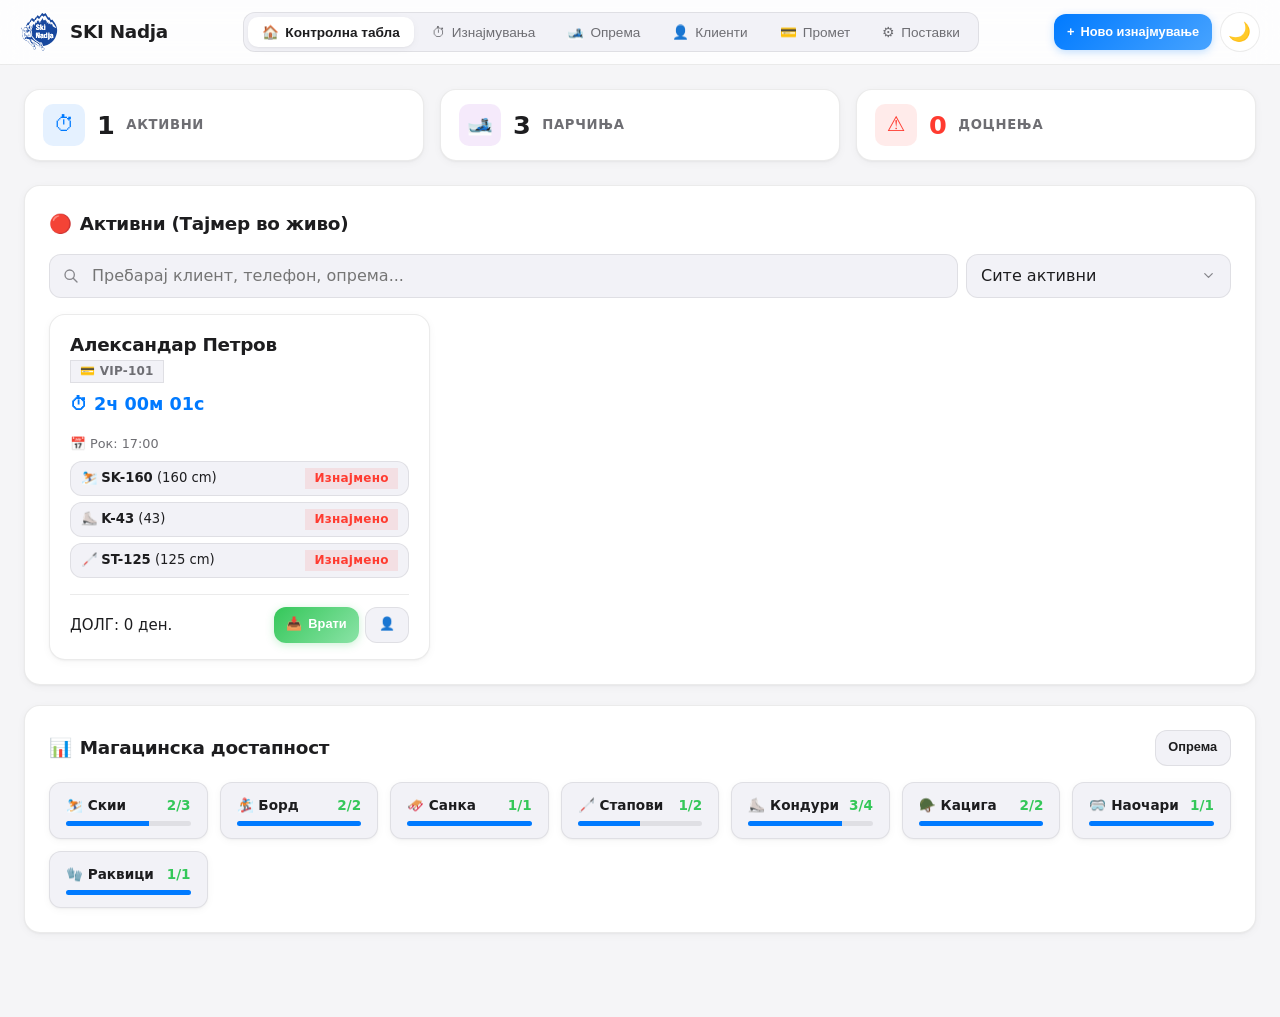
<file: index.html>
<!DOCTYPE html>
<html lang="mk">

<head>
  <meta charset="UTF-8">
  <meta name="viewport"
    content="width=device-width, initial-scale=1.0, maximum-scale=1.0, user-scalable=no, viewport-fit=cover">
  <title>SKI Nadja - Систем за изнајмување ски опрема</title>
  <link rel="icon" type="image/svg+xml" href="LOGO.svg">
  <style>
    /* =====================================================================
       AURA DESIGN SYSTEM — TOKENS & CALM APPLE-INSPIRED THEME
       ===================================================================== */
    :root {
      /* 1. Spatial Grid (4px base unit) */
      --space-1: 4px;
      --space-2: 8px;
      --space-3: 12px;
      --space-4: 16px;
      --space-5: 20px;
      --space-6: 24px;
      --space-7: 32px;
      --space-8: 40px;
      --space-9: 48px;
      --space-10: 64px;
      --space-11: 80px;
      --space-12: 96px;
      --space-13: 128px;

      /* 2. Neutral Hierarchy (Light Mode) */
      --color-bg: #f5f5f7;
      --color-surface: #ffffff;
      --color-surface-secondary: #f2f2f7;
      --color-surface-tertiary: #e5e5ea;

      --color-text: #1d1d1f;
      --color-text-secondary: #6e6e73;
      --color-text-tertiary: #86868b;

      --color-border: rgba(0, 0, 0, 0.08);
      --color-border-hover: rgba(0, 0, 0, 0.15);

      /* 3. Semantic Accents */
      --color-blue: #007aff;
      --color-blue-hover: #0062cc;
      --color-green: #34c759;
      --color-orange: #ff9500;
      --color-red: #ff3b30;
      --color-purple: #af52de;
      --color-pink: #ff2d55;
      --color-indigo: #5856d6;
      --color-teal: #5ac8fa;
      --color-yellow: #ffcc00;

      /* 4. AURA Restrained Gradients */
      --gradient-blue: linear-gradient(135deg, #007aff 0%, #47a3ff 100%);
      --gradient-purple: linear-gradient(135deg, #af52de 0%, #c084fc 100%);
      --gradient-pink: linear-gradient(135deg, #ff2d55 0%, #ff8fb3 100%);
      --gradient-orange: linear-gradient(135deg, #ff9500 0%, #ffd080 100%);
      --gradient-green: linear-gradient(135deg, #34c759 0%, #8be3a7 100%);
      --gradient-cyan: linear-gradient(135deg, #5ac8fa 0%, #7de7e7 100%);

      /* 5. Unified Radii (Cohesive rounded corners matching buttons) */
      --radius-xs: 6px;
      --radius-sm: 10px;
      --radius: 12px;
      --radius-md: 12px;
      --radius-lg: 16px;
      --radius-xl: 20px;
      --radius-2xl: 28px;
      --radius-full: 9999px;

      /* 6. Soft Elevations (Never harsh black) */
      --shadow-sm: 0 1px 2px rgba(0, 0, 0, 0.04), 0 2px 8px rgba(0, 0, 0, 0.04);
      --shadow: 0 4px 16px rgba(0, 0, 0, 0.06), 0 12px 32px rgba(0, 0, 0, 0.04);
      --shadow-md: 0 4px 16px rgba(0, 0, 0, 0.06), 0 12px 32px rgba(0, 0, 0, 0.04);
      --shadow-lg: 0 12px 40px rgba(0, 0, 0, 0.10), 0 24px 64px rgba(0, 0, 0, 0.08);

      /* 7. Motion & Physics */
      --ease-standard: cubic-bezier(0.2, 0.8, 0.2, 1);
      --ease-emphasized: cubic-bezier(0.16, 1, 0.3, 1);
      --duration-fast: 150ms;
      --duration-normal: 250ms;
      --transition: all 0.2s cubic-bezier(0.2, 0.8, 0.2, 1);

      /* 8. Backward-Compatibility Aliases */
      --primary: var(--color-blue);
      --primary-hover: var(--color-blue-hover);
      --primary-light: rgba(0, 122, 255, 0.10);
      --accent: var(--color-teal);
      --bg: var(--color-bg);
      --surface: var(--color-surface);
      --surface-border: var(--color-border);
      --text: var(--color-text);
      --text-muted: var(--color-text-secondary);
      --success: var(--color-green);
      --success-bg: rgba(52, 199, 89, 0.12);
      --danger: var(--color-red);
      --danger-bg: rgba(255, 59, 48, 0.10);
      --warning: var(--color-orange);
      --warning-bg: rgba(255, 149, 0, 0.12);
      --purple: var(--color-purple);
      --purple-bg: rgba(175, 82, 222, 0.12);

      /* 9. Layout Insets */
      --bottom-nav-height: 64px;
      --safe-bottom: env(safe-area-inset-bottom, 0px);
      --safe-top: env(safe-area-inset-top, 0px);

      /* 10. Apple Typography Stack */
      --font-sans: -apple-system, BlinkMacSystemFont, "SF Pro Display", "SF Pro Text", Inter, system-ui, -apple-system, sans-serif;
    }

    /* AURA Dark Theme */
    [data-theme="dark"] {
      --color-bg: #000000;
      --color-surface: #1c1c1e;
      --color-surface-secondary: #2c2c2e;
      --color-surface-tertiary: #3a3a3c;

      --color-text: #f5f5f7;
      --color-text-secondary: #98989d;
      --color-text-tertiary: #6e6e73;

      --color-border: rgba(255, 255, 255, 0.12);
      --color-border-hover: rgba(255, 255, 255, 0.22);

      --primary: #2997ff;
      --primary-hover: #58a6ff;
      --primary-light: rgba(41, 151, 255, 0.18);
      --accent: #5ac8fa;
      --bg: var(--color-bg);
      --surface: var(--color-surface);
      --surface-border: var(--color-border);
      --text: var(--color-text);
      --text-muted: var(--color-text-secondary);
      --success: #30d158;
      --success-bg: rgba(48, 209, 88, 0.18);
      --danger: #ff453a;
      --danger-bg: rgba(255, 69, 58, 0.18);
      --warning: #ffd60a;
      --warning-bg: rgba(255, 214, 10, 0.18);
      --purple: #bf5af2;
      --purple-bg: rgba(191, 90, 242, 0.18);

      --shadow-sm: 0 1px 3px rgba(0, 0, 0, 0.6), 0 2px 8px rgba(0, 0, 0, 0.4);
      --shadow: 0 4px 16px rgba(0, 0, 0, 0.7), 0 12px 32px rgba(0, 0, 0, 0.5);
      --shadow-md: 0 4px 16px rgba(0, 0, 0, 0.7), 0 12px 32px rgba(0, 0, 0, 0.5);
      --shadow-lg: 0 12px 48px rgba(0, 0, 0, 0.85), 0 24px 64px rgba(0, 0, 0, 0.75);
    }

    /* Base Reset & Smooth Rendering */
    *,
    *::before,
    *::after {
      box-sizing: border-box;
      margin: 0;
      padding: 0;
      -webkit-tap-highlight-color: transparent;
    }

    html {
      -webkit-text-size-adjust: 100%;
      scroll-behavior: smooth;
    }

    body {
      background-color: var(--color-bg);
      color: var(--color-text);
      font-family: var(--font-sans);
      min-height: 100vh;
      display: flex;
      flex-direction: column;
      line-height: 1.5;
      font-size: 15px;
      -webkit-font-smoothing: antialiased;
      -moz-osx-font-smoothing: grayscale;
      padding-bottom: calc(var(--bottom-nav-height) + var(--safe-bottom) + var(--space-4));
      transition: background-color var(--duration-normal) var(--ease-standard),
        color var(--duration-normal) var(--ease-standard);
    }

    /* Subtle Native Scrollbars */
    ::-webkit-scrollbar {
      width: 6px;
      height: 6px;
    }

    ::-webkit-scrollbar-track {
      background: transparent;
    }

    ::-webkit-scrollbar-thumb {
      background: var(--color-surface-tertiary);
      border-radius: var(--radius-pill);
    }

    ::-webkit-scrollbar-thumb:hover {
      background: var(--color-text-tertiary);
    }

    /* Top Sticky Navbar (Frosted Glass) */
    header.navbar {
      background-color: color-mix(in srgb, var(--color-surface) 82%, transparent);
      backdrop-filter: blur(20px);
      -webkit-backdrop-filter: blur(20px);
      border-bottom: 1px solid var(--color-border);
      position: sticky;
      top: 0;
      z-index: 40;
      padding: var(--space-3) var(--space-5);
      padding-top: calc(var(--space-3) + var(--safe-top));
      display: flex;
      align-items: center;
      justify-content: space-between;
      gap: var(--space-4);
      transition: border-color var(--duration-normal) var(--ease-standard);
    }

    .brand {
      display: inline-flex;
      align-items: center;
      gap: var(--space-3);
      font-weight: 700;
      font-size: 1.15rem;
      color: var(--color-text);
      text-decoration: none;
      letter-spacing: -0.015em;
      user-select: none;
      transition: opacity var(--duration-fast) var(--ease-standard);
    }

    .brand:hover {
      opacity: 0.88;
    }

    .brand-icon {
      width: 38px;
      height: 38px;
      /*
      border-radius: var(--radius-sm);
      background-color: #ffffff;
      padding: 2px;
      object-fit: contain;
      box-shadow: 0 2px 8px rgba(0, 0, 0, 0.08);
      */
      flex-shrink: 0;
      display: block;
    }

    .desktop-nav-links {
      display: none;
    }

    .nav-actions {
      display: flex;
      align-items: center;
      gap: var(--space-2);
    }

    /* Desktop Navigation Overrides (>= 840px) */
    @media (min-width: 840px) {
      body {
        padding-bottom: var(--space-8);
      }

      nav.bottom-nav {
        display: none !important;
      }

      .fab-btn {
        display: none !important;
      }

      .desktop-nav-links {
        display: flex;
        align-items: center;
        gap: var(--space-1);
        background: var(--color-surface-secondary);
        padding: 4px;
        border-radius: var(--radius-md);
        border: 1px solid var(--color-border);
      }

      .desktop-nav-btn {
        display: inline-flex;
        align-items: center;
        gap: 6px;
        padding: 7px 14px;
        border-radius: var(--radius-sm);
        font-size: 0.85rem;
        font-weight: 500;
        color: var(--color-text-secondary);
        background: transparent;
        border: none;
        cursor: pointer;
        transition: var(--transition);
        white-space: nowrap;
      }

      .desktop-nav-btn:hover {
        color: var(--color-text);
        background-color: var(--color-surface);
      }

      .desktop-nav-btn.active {
        color: var(--color-text);
        background-color: var(--color-surface);
        font-weight: 600;
        box-shadow: var(--shadow-sm);
      }

      .desktop-add-btn {
        display: inline-flex !important;
      }
    }

    .desktop-add-btn {
      display: none;
    }

    /* Mobile Bottom Navigation Bar (iOS Frosted Tab Bar) */
    nav.bottom-nav {
      position: fixed;
      bottom: 0;
      left: 0;
      width: 100%;
      height: calc(var(--bottom-nav-height) + var(--safe-bottom));
      padding-bottom: var(--safe-bottom);
      background-color: color-mix(in srgb, var(--color-surface) 86%, transparent);
      backdrop-filter: blur(24px);
      -webkit-backdrop-filter: blur(24px);
      border-top: 1px solid var(--color-border);
      display: flex;
      align-items: center;
      justify-content: space-around;
      z-index: 50;
      box-shadow: 0 -4px 20px rgba(0, 0, 0, 0.04);
    }

    .bottom-nav-btn {
      flex: 1;
      height: 100%;
      min-height: 48px;
      display: flex;
      flex-direction: column;
      align-items: center;
      justify-content: center;
      background: transparent;
      border: none;
      color: var(--color-text-secondary);
      cursor: pointer;
      font-size: 0.72rem;
      font-weight: 500;
      gap: 3px;
      transition: var(--transition);
      position: relative;
    }

    .bottom-nav-btn .nav-icon {
      font-size: 1.25rem;
      line-height: 1;
      transition: transform var(--duration-fast) var(--ease-standard);
    }

    .bottom-nav-btn.active {
      color: var(--color-blue);
      font-weight: 600;
    }

    .bottom-nav-btn.active .nav-icon {
      transform: scale(1.08);
    }

    /* Mobile Floating Action Button (FAB) */
    .fab-btn {
      position: fixed;
      right: var(--space-4);
      bottom: calc(var(--bottom-nav-height) + var(--safe-bottom) + var(--space-4));
      width: 56px;
      height: 56px;
      border-radius: 50%;
      background: var(--gradient-blue);
      color: #ffffff;
      display: flex;
      align-items: center;
      justify-content: center;
      font-size: 1.85rem;
      font-weight: 300;
      line-height: 1;
      border: none;
      box-shadow: 0 8px 24px rgba(0, 122, 255, 0.38);
      cursor: pointer;
      z-index: 45;
      transition: transform var(--duration-fast) var(--ease-standard),
        box-shadow var(--duration-fast) var(--ease-standard);
    }

    .fab-btn:active {
      transform: scale(0.92);
      box-shadow: 0 4px 12px rgba(0, 122, 255, 0.3);
    }

    /* AURA Button System */
    .btn {
      display: inline-flex;
      align-items: center;
      justify-content: center;
      gap: 6px;
      padding: 0.6rem 1.15rem;
      font-size: 0.875rem;
      font-weight: 600;
      border-radius: var(--radius-md);
      border: 1px solid transparent;
      cursor: pointer;
      transition: var(--transition);
      min-height: 44px;
      user-select: none;
      text-decoration: none;
      line-height: 1;
    }

    .btn:active {
      transform: scale(0.97);
    }

    .btn:disabled {
      opacity: 0.55;
      cursor: not-allowed;
      transform: none;
    }

    .btn-primary {
      background: var(--gradient-blue);
      color: #ffffff;
      border: none;
      box-shadow: 0 2px 8px rgba(0, 122, 255, 0.25);
    }

    .btn-primary:hover:not(:disabled) {
      box-shadow: 0 4px 14px rgba(0, 122, 255, 0.35);
      filter: brightness(1.05);
    }

    .btn-secondary {
      background-color: var(--color-surface-secondary);
      color: var(--color-text);
      border: 1px solid var(--color-border);
    }

    .btn-secondary:hover:not(:disabled) {
      background-color: color-mix(in srgb, var(--color-text) 5%, var(--color-surface-secondary));
      border-color: var(--color-border-hover);
    }

    .btn-success {
      background: var(--gradient-green);
      color: #ffffff;
      border: none;
      box-shadow: 0 2px 8px rgba(52, 199, 89, 0.25);
    }

    .btn-success:hover:not(:disabled) {
      filter: brightness(1.05);
      box-shadow: 0 4px 14px rgba(52, 199, 89, 0.35);
    }

    .btn-danger {
      background-color: color-mix(in srgb, var(--color-text) 5%, var(--color-surface-secondary));
      color: #ffffff;
      border: 1px solid red;
      box-shadow: 0 2px 8px rgba(255, 59, 48, 0.25);
    }

    .btn-danger:hover:not(:disabled) {
      filter: brightness(1.08);
    }

    .btn-sm {
      padding: 0.35rem 0.8rem;
      font-size: 0.8rem;
      min-height: 36px;
      border-radius: var(--radius-md);
    }

    .btn-icon {
      width: 40px;
      height: 40px;
      border-radius: 50%;
      color: var(--color-text-secondary);
      background: var(--color-surface);
      border: 1px solid var(--color-border);
      cursor: pointer;
      display: inline-flex;
      align-items: center;
      justify-content: center;
      font-size: 1.15rem;
      transition: var(--transition);
    }

    .btn-icon:hover {
      background-color: var(--color-surface-secondary);
      color: var(--color-text);
      border-color: var(--color-border-hover);
    }

    .btn-icon:active {
      transform: scale(0.92);
    }

    /* Main Container */
    main.content {
      flex: 1;
      max-width: 1280px;
      width: 100%;
      margin: 0 auto;
      padding: var(--space-4) var(--space-4);
    }

    @media (min-width: 640px) {
      main.content {
        padding: var(--space-6) var(--space-6);
      }
    }

    /* AURA Metric Stat Cards Grid */
    .metrics-grid {
      display: grid;
      grid-template-columns: repeat(2, 1fr);
      gap: var(--space-3);
      margin-bottom: var(--space-5);
    }

    @media (min-width: 840px) {
      .metrics-grid {
        grid-template-columns: repeat(4, 1fr);
        gap: var(--space-4);
        margin-bottom: var(--space-6);
      }
    }

    .metric-card {
      background-color: var(--color-surface);
      border: 1px solid var(--color-border);
      border-radius: var(--radius-lg);
      padding: var(--space-4) var(--space-5);
      display: flex;
      flex-direction: column;
      justify-content: space-between;
      gap: var(--space-2);
      box-shadow: var(--shadow-sm);
      transition: var(--transition);
      position: relative;
    }

    .metric-card:hover {
      box-shadow: var(--shadow-md);
      border-color: var(--color-border-hover);
      transform: translateY(-1px);
    }

    .metric-card .metric-icon {
      width: 42px;
      height: 42px;
      border-radius: var(--radius-sm);
      display: flex;
      align-items: center;
      justify-content: center;
      font-size: 1.25rem;
      flex-shrink: 0;
    }

    .metric-card .metric-value {
      font-size: 1.75rem;
      font-weight: 700;
      color: var(--color-text);
      font-variant-numeric: tabular-nums;
      line-height: 1.1;
      letter-spacing: -0.02em;
      margin-top: var(--space-1);
    }

    .metric-card h4 {
      font-size: 0.725rem;
      font-weight: 600;
      text-transform: uppercase;
      letter-spacing: 0.05em;
      color: var(--color-text-secondary);
      margin: 0;
    }

    /* Dashboard Key Metrics (Single row: ICON NUMBER Title) */
    #view-dashboard .metrics-grid {
      display: grid;
      grid-template-columns: repeat(3, 1fr);
      gap: 6px;
      margin-bottom: var(--space-4);
    }

    @media (min-width: 640px) {
      #view-dashboard .metrics-grid {
        gap: var(--space-4);
        margin-bottom: var(--space-6);
      }
    }

    #view-dashboard .metric-card {
      padding: 8px 10px;
      flex-direction: row;
      align-items: center;
      justify-content: flex-start;
      gap: 8px;
      border-radius: var(--radius-md);
      min-width: 0;
      overflow: hidden;
    }

    @media (min-width: 640px) {
      #view-dashboard .metric-card {
        padding: 14px 18px;
        gap: 12px;
        border-radius: var(--radius-lg);
      }
    }

    #view-dashboard .metric-card .metric-icon {
      width: 32px;
      height: 32px;
      font-size: 1.1rem;
      border-radius: var(--radius-sm);
      flex-shrink: 0;
    }

    @media (min-width: 640px) {
      #view-dashboard .metric-card .metric-icon {
        width: 42px;
        height: 42px;
        font-size: 1.3rem;
      }
    }

    #view-dashboard .metric-card .metric-value {
      font-size: 1.15rem;
      margin-top: 0;
      flex-shrink: 0;
    }

    @media (min-width: 640px) {
      #view-dashboard .metric-card .metric-value {
        font-size: 1.6rem;
      }
    }

    #view-dashboard .metric-card h4 {
      font-size: 0.72rem;
      white-space: nowrap;
      overflow: hidden;
      text-overflow: ellipsis;
      margin: 0;
    }

    @media (min-width: 640px) {
      #view-dashboard .metric-card h4 {
        font-size: 0.825rem;
      }
    }

    /* Section Cards (.card) */
    .card {
      background-color: var(--color-surface);
      border: 1px solid var(--color-border);
      border-radius: var(--radius-lg);
      padding: var(--space-5);
      margin-bottom: var(--space-5);
      box-shadow: var(--shadow-sm);
      transition: var(--transition);
    }

    @media (min-width: 640px) {
      .card {
        padding: var(--space-6);
      }
    }

    .card-header {
      display: flex;
      align-items: center;
      justify-content: space-between;
      margin-bottom: var(--space-4);
      flex-wrap: wrap;
      gap: var(--space-3);
    }

    .card-title {
      font-size: 1.15rem;
      font-weight: 700;
      letter-spacing: -0.015em;
      color: var(--color-text);
      display: flex;
      align-items: center;
      gap: var(--space-2);
    }

    /* Search & Filter Toolbar */
    .toolbar {
      display: flex;
      align-items: center;
      gap: var(--space-2);
      flex-wrap: wrap;
      margin-bottom: var(--space-4);
    }

    .search-input-wrap {
      position: relative;
      flex: 1;
      min-width: 100%;
    }

    @media (min-width: 640px) {
      .search-input-wrap {
        min-width: 260px;
      }
    }

    .search-input-wrap svg {
      position: absolute;
      left: 14px;
      top: 50%;
      transform: translateY(-50%);
      color: var(--color-text-tertiary);
      pointer-events: none;
    }

    .search-input {
      width: 100%;
      padding: 10px 14px 10px 42px;
      font-size: 16px;
      border-radius: var(--radius-md);
      border: 1px solid var(--color-border);
      background-color: var(--color-surface-secondary);
      color: var(--color-text);
      outline: none;
      min-height: 44px;
      transition: var(--transition);
      font-family: inherit;
    }

    .search-input:focus {
      background-color: var(--color-surface);
      border-color: var(--color-blue);
      box-shadow: 0 0 0 3px rgba(0, 122, 255, 0.2);
    }

    .form-select,
    .form-input {
      padding: 10px 14px;
      font-size: 16px;
      border-radius: var(--radius-md);
      border: 1px solid var(--color-border);
      background-color: var(--color-surface-secondary);
      color: var(--color-text);
      outline: none;
      min-height: 44px;
      width: 100%;
      transition: var(--transition);
      font-family: inherit;
    }

    select.form-select {
      -webkit-appearance: none;
      appearance: none;
      background-image: url("data:image/svg+xml,%3Csvg xmlns='http://www.w3.org/2000/svg' viewBox='0 0 24 24' fill='none' stroke='%2386868b' stroke-width='2' stroke-linecap='round' stroke-linejoin='round'%3E%3Cpath d='m6 9 6 6 6-6'/%3E%3C/svg%3E");
      background-repeat: no-repeat;
      background-position: right 14px center;
      background-size: 15px;
      padding-right: 38px;
    }

    .form-select:focus,
    .form-input:focus {
      background-color: var(--color-surface);
      border-color: var(--color-blue);
      box-shadow: 0 0 0 3px rgba(0, 122, 255, 0.2);
    }

    @media (min-width: 640px) {
      .form-select {
        width: auto;
      }
    }

    /* Category Filter Chips */
    .chips-row {
      display: flex;
      align-items: center;
      gap: var(--space-2);
      overflow-x: auto;
      padding-bottom: var(--space-2);
      margin-bottom: var(--space-3);
      -webkit-overflow-scrolling: touch;
      scrollbar-width: none;
    }

    .chips-row::-webkit-scrollbar {
      display: none;
    }

    .chip {
      padding: 8px 14px;
      border-radius: var(--radius-md);
      font-size: 0.85rem;
      font-weight: 500;
      background-color: var(--color-surface);
      border: 1px solid var(--color-border);
      color: var(--color-text-secondary);
      cursor: pointer;
      display: inline-flex;
      align-items: center;
      gap: 6px;
      white-space: nowrap;
      min-height: 40px;
      transition: var(--transition);
      user-select: none;
      box-shadow: var(--shadow-sm);
    }

    .chip:hover {
      background-color: var(--color-surface-secondary);
      color: var(--color-text);
      border-color: var(--color-border-hover);
    }

    .chip.active {
      background-color: var(--color-text);
      color: var(--color-surface);
      border-color: var(--color-text);
      font-weight: 600;
    }

    /* Badges & Dots */
    .badge {
      display: inline-flex;
      align-items: center;
      gap: 4px;
      padding: 3px 9px;
      border-radius: var(--radius-pill);
      font-size: 0.75rem;
      font-weight: 600;
      letter-spacing: 0.02em;
      white-space: nowrap;
      line-height: 1.25;
    }

    .badge-success {
      background-color: var(--success-bg);
      color: var(--success);
    }

    .badge-danger {
      background-color: var(--danger-bg);
      color: var(--danger);
    }

    .badge-warning {
      background-color: var(--warning-bg);
      color: var(--warning);
    }

    .badge-primary {
      background-color: var(--primary-light);
      color: var(--primary);
    }

    .badge-gray {
      background-color: var(--color-surface-secondary);
      color: var(--color-text-secondary);
      border: 1px solid var(--color-border);
    }

    /* Live Active Rentals Grid */
    .rentals-grid {
      display: grid;
      grid-template-columns: 1fr;
      gap: var(--space-4);
    }

    @media (min-width: 680px) {
      .rentals-grid {
        grid-template-columns: repeat(auto-fill, minmax(340px, 1fr));
        gap: var(--space-5);
      }
    }

    .rental-card {
      background-color: var(--color-surface);
      border: 1px solid var(--color-border);
      border-radius: var(--radius-lg);
      padding: var(--space-4) var(--space-5);
      display: flex;
      flex-direction: column;
      justify-content: space-between;
      box-shadow: var(--shadow-sm);
      position: relative;
      transition: var(--transition);
    }

    .rental-card:hover {
      box-shadow: var(--shadow-md);
      border-color: var(--color-border-hover);
    }

    .rental-card.overdue {
      border: 1px solid rgba(255, 59, 48, 0.4);
      background: color-mix(in srgb, var(--color-red) 3%, var(--color-surface));
      box-shadow: 0 4px 16px rgba(255, 59, 48, 0.08);
    }

    .rental-card-top {
      display: flex;
      flex-direction: column;
      align-items: flex-start;
      margin-bottom: var(--space-2);
    }

    .client-title {
      font-size: 1.15rem;
      font-weight: 700;
      color: var(--color-text);
      letter-spacing: -0.015em;
    }

    .client-sub {
      font-size: 0.8rem;
      color: var(--color-text-secondary);
      display: flex;
      align-items: center;
      gap: var(--space-2);
      margin-top: 2px;
    }

    .rental-timer {
      font-size: 1.1rem;
      font-weight: 700;
      font-variant-numeric: tabular-nums;
      display: flex;
      align-items: center;
      gap: 6px;
      color: var(--color-blue);
      white-space: nowrap;
      margin: var(--space-2) 0;
    }

    .rental-card.overdue .rental-timer {
      color: var(--color-red);
    }

    .rental-items-list {
      margin: var(--space-2) 0;
      display: flex;
      flex-direction: column;
      gap: 6px;
    }

    .rental-item-row {
      display: flex;
      align-items: center;
      justify-content: space-between;
      font-size: 0.825rem;
      background-color: var(--color-surface-secondary);
      padding: 6px 10px;
      border-radius: var(--radius-sm);
      border: 1px solid var(--color-border);
      color: var(--color-text);
    }

    .rental-item-row.item-returned {
      opacity: 0.45;
      text-decoration: line-through;
    }

    .rental-card-footer {
      display: flex;
      align-items: center;
      justify-content: space-between;
      padding-top: var(--space-3);
      border-top: 1px solid var(--color-border);
      margin-top: var(--space-2);
      gap: var(--space-2);
      flex-wrap: wrap;
    }

    .rental-amount {
      font-size: 1.25rem;
      font-weight: 700;
      color: var(--color-text);
      font-variant-numeric: tabular-nums;
    }

    /* Mobile Responsive Card-List vs Desktop Table */
    .mobile-card-list {
      display: flex;
      flex-direction: column;
      gap: var(--space-3);
    }

    .data-card {
      background: var(--color-surface);
      border: 1px solid var(--color-border);
      border-radius: var(--radius-lg);
      padding: var(--space-4);
      box-shadow: var(--shadow-sm);
      display: flex;
      flex-direction: column;
      gap: var(--space-2);
      transition: var(--transition);
    }

    .data-card:hover {
      box-shadow: var(--shadow-md);
      border-color: var(--color-border-hover);
    }

    .data-card-header {
      display: flex;
      justify-content: space-between;
      align-items: flex-start;
      gap: var(--space-2);
    }

    .data-card-row {
      display: flex;
      justify-content: space-between;
      font-size: 0.85rem;
      color: var(--color-text);
      padding: 2px 0;
    }

    .data-card-actions {
      display: flex;
      gap: var(--space-2);
      justify-content: flex-end;
      padding-top: var(--space-3);
      border-top: 1px solid var(--color-border);
      margin-top: var(--space-1);
      flex-wrap: wrap;
    }

    .table-container {
      display: none;
      width: 100%;
      overflow-x: auto;
      border: 1px solid var(--color-border);
      border-radius: var(--radius-md);
      background: var(--color-surface);
      box-shadow: var(--shadow-sm);
    }

    @media (min-width: 840px) {
      .mobile-card-list {
        display: none;
      }

      .table-container {
        display: block;
      }

      table {
        width: 100%;
        border-collapse: collapse;
        text-align: left;
        font-size: 0.875rem;
      }

      th {
        background-color: var(--color-surface-secondary);
        padding: 12px 16px;
        font-weight: 600;
        font-size: 0.75rem;
        text-transform: uppercase;
        letter-spacing: 0.04em;
        color: var(--color-text-secondary);
        border-bottom: 1px solid var(--color-border);
        white-space: nowrap;
      }

      td {
        padding: 12px 16px;
        border-bottom: 1px solid var(--color-border);
        color: var(--color-text);
        vertical-align: middle;
      }

      tr:last-child td {
        border-bottom: none;
      }

      tr:hover td {
        background-color: color-mix(in srgb, var(--color-blue) 4%, var(--color-surface));
      }
    }

    /* Modal Dialogs (iOS Bottom Sheet on Mobile, Centered Dialog on Desktop) */
    .modal-backdrop {
      position: fixed;
      inset: 0;
      width: 100vw;
      height: 100vh;
      background-color: rgba(0, 0, 0, 0.45);
      backdrop-filter: blur(16px);
      -webkit-backdrop-filter: blur(16px);
      z-index: 100;
      display: none;
      align-items: flex-end;
      justify-content: center;
      padding: 0;
    }

    .modal-backdrop.open {
      display: flex;
    }

    .modal-box {
      background-color: var(--color-surface);
      border-top: 1px solid var(--color-border);
      border-radius: 24px 24px 0 0;
      width: 100%;
      max-height: 94vh;
      max-height: calc(100dvh - 20px);
      overflow-y: auto;
      box-shadow: 0 -8px 40px rgba(0, 0, 0, 0.28);
      display: flex;
      flex-direction: column;
      animation: sheetUp 0.28s var(--ease-emphasized);
      padding-bottom: var(--safe-bottom);
      position: relative;
    }

    @keyframes sheetUp {
      from {
        transform: translateY(100%);
      }

      to {
        transform: translateY(0);
      }
    }

    @media (min-width: 640px) {
      .modal-backdrop {
        align-items: center;
        padding: var(--space-6);
      }

      .modal-box {
        border: 1px solid var(--color-border);
        border-radius: var(--radius-xl);
        max-width: 680px;
        box-shadow: var(--shadow-lg);
        animation: modalFade 0.22s var(--ease-standard);
        padding-bottom: 0;
      }

      @keyframes modalFade {
        from {
          opacity: 0;
          transform: scale(0.97) translateY(8px);
        }

        to {
          opacity: 1;
          transform: scale(1) translateY(0);
        }
      }
    }

    .modal-header {
      padding: 18px var(--space-5) var(--space-3);
      border-bottom: 1px solid var(--color-border);
      display: flex;
      align-items: center;
      justify-content: space-between;
      position: sticky;
      top: 0;
      background: var(--color-surface);
      z-index: 10;
    }

    @media (max-width: 639px) {
      .modal-header::before {
        content: "";
        position: absolute;
        top: 8px;
        left: 50%;
        transform: translateX(-50%);
        width: 38px;
        height: 5px;
        border-radius: var(--radius-pill);
        background: var(--color-surface-tertiary);
      }
    }

    .modal-title {
      font-size: 1.15rem;
      font-weight: 700;
      color: var(--color-text);
      display: flex;
      align-items: center;
      gap: var(--space-2);
      letter-spacing: -0.01em;
    }

    .modal-body {
      padding: var(--space-5);
      display: flex;
      flex-direction: column;
      gap: var(--space-4);
      -webkit-overflow-scrolling: touch;
    }

    .modal-divider {
      width: 100%;
      height: 2px;
      background-color: #007aff;
      border: none;
      margin: var(--space-1) 0;
      border-radius: var(--radius-pill);
      flex-shrink: 0;
    }

    .modal-footer {
      padding: var(--space-3) var(--space-5) calc(var(--space-3) + var(--safe-bottom));
      border-top: 1px solid var(--color-border);
      display: flex;
      align-items: center;
      justify-content: flex-end;
      gap: var(--space-3);
      background-color: var(--color-surface);
      position: sticky;
      bottom: 0;
      z-index: 10;
    }

    .form-group {
      display: flex;
      flex-direction: column;
      gap: 6px;
    }

    .form-group label {
      font-size: 0.8rem;
      font-weight: 600;
      color: var(--color-text-secondary);
      letter-spacing: 0.02em;
    }

    .form-row {
      display: grid;
      grid-template-columns: 1fr;
      gap: var(--space-3);
    }

    @media (min-width: 500px) {
      .form-row {
        grid-template-columns: repeat(2, 1fr);
      }
    }

    .tab-nav {
      display: inline-flex;
      background-color: var(--color-surface-secondary);
      padding: 4px;
      border-radius: var(--radius-md);
      border: 1px solid var(--color-border);
      gap: 4px;
      margin-bottom: var(--space-4);
      overflow-x: auto;
      scrollbar-width: none;
    }

    .tab-nav::-webkit-scrollbar {
      display: none;
    }

    .tab-link {
      padding: 7px 16px;
      border: none;
      background: transparent;
      color: var(--color-text-secondary);
      font-weight: 500;
      font-size: 0.85rem;
      cursor: pointer;
      border-radius: var(--radius-sm);
      white-space: nowrap;
      transition: var(--transition);
    }

    .tab-link:hover {
      color: var(--color-text);
    }

    .tab-link.active {
      color: var(--color-text);
      background-color: var(--color-surface);
      font-weight: 600;
      box-shadow: var(--shadow-sm);
    }


    /* Unified Outer Boxes & Card Tiles (Unified with Buttons) */
    #dash-category-stock>div {
      border-radius: var(--radius-md) !important;
      background-color: var(--color-surface-secondary) !important;
      border: 1px solid var(--color-border) !important;
      padding: var(--space-3) var(--space-4) !important;
      box-shadow: var(--shadow-sm);
      transition: var(--transition);
    }

    #dash-category-stock>div:hover {
      box-shadow: var(--shadow-md);
      border-color: var(--color-border-hover) !important;
      transform: translateY(-1px);
    }

    #nr-available-equip-list {
      border-radius: var(--radius-md) !important;
      border: 1px solid var(--color-border) !important;
      background-color: var(--color-surface-secondary) !important;
      padding: var(--space-2) !important;
    }

    #nr-available-equip-list>div {
      border-radius: var(--radius-md) !important;
      border: 1px solid var(--color-border) !important;
      background-color: var(--color-surface) !important;
      padding: 8px 12px !important;
      transition: var(--transition);
    }

    #nr-available-equip-list>div:hover {
      border-color: var(--color-blue) !important;
      transform: translateY(-1px);
      box-shadow: var(--shadow-sm);
    }

    #nr-selected-items-table {
      border-radius: var(--radius-md) !important;
      border: 1px solid var(--color-border) !important;
      background-color: var(--color-surface) !important;
      max-height: none !important;
      overflow: visible !important;
      height: auto !important;
    }

    #nr-selected-client-box {
      border-radius: var(--radius-md) !important;
      padding: 12px 14px !important;
      background-color: color-mix(in srgb, var(--color-blue) 8%, var(--color-surface)) !important;
      border: 1px solid color-mix(in srgb, var(--color-blue) 25%, transparent) !important;
    }

    #nr-inline-client-form {
      border-radius: var(--radius-md) !important;
      padding: 14px !important;
      background-color: var(--color-surface-secondary) !important;
      border: 1px solid color-mix(in srgb, var(--color-blue) 30%, transparent) !important;
    }

    #nr-client-dropdown {
      border-radius: var(--radius-md) !important;
      border: 1px solid var(--color-border) !important;
      overflow: hidden;
      box-shadow: var(--shadow-md);
    }

    #nr-client-dropdown>div {
      padding: 10px 14px;
      cursor: pointer;
      transition: var(--transition);
      border-bottom: 1px solid var(--color-border);
    }

    #nr-client-dropdown>div:hover {
      background-color: var(--color-surface-secondary);
    }

    .rental-item-row {
      border-radius: var(--radius-md) !important;
    }

    .setting-cat-price {
      border-radius: var(--radius-md) !important;
      background-color: var(--color-surface-secondary);
      border: 1px solid var(--color-border);
      padding: 10px 12px;
    }

    /* Print Styles */
    @media print {

      header.navbar,
      nav.bottom-nav,
      .fab-btn,
      .toolbar,
      .nav-actions,
      .modal-backdrop,
      .btn {
        display: none !important;
      }

      body {
        background: #ffffff !important;
        color: #000000 !important;
        padding: 0 !important;
      }

      .card {
        border: none !important;
        box-shadow: none !important;
        padding: 0 !important;
      }
    }

    /* Accessibility / Reduced Motion */
    @media (prefers-reduced-motion: reduce) {

      *,
      ::before,
      ::after {
        animation-duration: 0.01ms !important;
        animation-iteration-count: 1 !important;
        transition-duration: 0.01ms !important;
        scroll-behavior: auto !important;
      }
    }

    /* =====================================================================
       AURA TOAST NOTIFICATIONS (Success Green / Error Red)
       ===================================================================== */
    .toast-container {
      position: fixed;
      top: max(16px, env(safe-area-inset-top, 16px));
      left: 50%;
      transform: translateX(-50%);
      z-index: 100000;
      display: flex;
      flex-direction: column;
      align-items: center;
      gap: 8px;
      pointer-events: none;
      width: calc(100% - 32px);
      max-width: 440px;
    }

    .toast {
      display: flex;
      align-items: center;
      gap: 12px;
      padding: 12px 16px;
      border-radius: var(--radius-lg, 16px);
      box-shadow: 0 8px 28px rgba(0, 0, 0, 0.14), 0 2px 8px rgba(0, 0, 0, 0.06);
      font-family: var(--font-sans);
      font-size: 0.92rem;
      font-weight: 500;
      line-height: 1.35;
      width: 100%;
      pointer-events: auto;
      cursor: pointer;
      backdrop-filter: blur(20px) saturate(180%);
      -webkit-backdrop-filter: blur(20px) saturate(180%);
      animation: auraToastIn 0.32s cubic-bezier(0.16, 1, 0.3, 1) forwards;
      transition: transform 0.25s ease, opacity 0.25s ease;
      word-break: break-word;
    }

    @keyframes auraToastIn {
      from {
        opacity: 0;
        transform: translateY(-22px) scale(0.95);
      }
      to {
        opacity: 1;
        transform: translateY(0) scale(1);
      }
    }

    .toast.toast-hiding {
      opacity: 0;
      transform: translateY(-16px) scale(0.95);
      pointer-events: none;
    }

    /* Green Toast: Successful Operations */
    .toast.toast-success {
      background: rgba(52, 199, 89, 0.15);
      border: 1px solid rgba(52, 199, 89, 0.45);
      color: #176530;
    }
    [data-theme="dark"] .toast.toast-success {
      background: rgba(46, 160, 67, 0.24);
      border: 1px solid rgba(52, 199, 89, 0.55);
      color: #3fb950;
    }

    /* Red Toast: Failed Operations & Errors */
    .toast.toast-error {
      background: rgba(255, 59, 48, 0.15);
      border: 1px solid rgba(255, 59, 48, 0.45);
      color: #b91c1c;
    }
    [data-theme="dark"] .toast.toast-error {
      background: rgba(248, 81, 73, 0.24);
      border: 1px solid rgba(255, 59, 48, 0.55);
      color: #ff7b72;
    }

    .toast-icon {
      flex-shrink: 0;
      width: 24px;
      height: 24px;
      border-radius: 50%;
      display: flex;
      align-items: center;
      justify-content: center;
      color: #ffffff;
      box-shadow: 0 2px 6px rgba(0, 0, 0, 0.12);
    }

    .toast-success .toast-icon {
      background: var(--color-green, #34c759);
    }

    .toast-error .toast-icon {
      background: var(--color-red, #ff3b30);
    }

    .toast-message {
      flex: 1;
      font-size: 0.9rem;
    }

    .toast-close {
      flex-shrink: 0;
      background: transparent;
      border: none;
      font-size: 1.3rem;
      line-height: 1;
      color: inherit;
      opacity: 0.55;
      cursor: pointer;
      padding: 0 4px;
      display: flex;
      align-items: center;
      justify-content: center;
      transition: opacity 0.15s ease;
    }

    .toast-close:hover {
      opacity: 1;
    }

    /* =====================================================================
       PAGINATION BAR & CONTROLS
       ===================================================================== */
    .pagination-bar {
      display: flex;
      flex-wrap: wrap;
      align-items: center;
      justify-content: space-between;
      gap: 0.75rem;
      padding: 0.85rem 0.25rem 0.25rem;
      border-top: 1px solid var(--surface-border);
      font-size: 0.88rem;
    }

    .pagination-info {
      color: var(--text-muted);
      font-weight: 500;
    }

    .pagination-controls {
      display: flex;
      align-items: center;
      gap: 0.35rem;
    }

    .pagination-btn {
      min-height: 32px;
      padding: 0.25rem 0.65rem;
      font-size: 0.82rem;
      font-weight: 600;
      border-radius: var(--radius-sm, 10px);
      border: 1px solid var(--surface-border);
      background: var(--surface);
      color: var(--text);
      cursor: pointer;
      display: inline-flex;
      align-items: center;
      justify-content: center;
      transition: var(--transition, all 0.2s ease);
    }

    .pagination-btn:hover:not(:disabled) {
      background: var(--color-surface-secondary);
      border-color: var(--color-border-hover);
    }

    .pagination-btn:disabled {
      opacity: 0.35;
      cursor: not-allowed;
      pointer-events: none;
    }

    .pagination-current {
      padding: 0.25rem 0.5rem;
      font-weight: 600;
      color: var(--text);
      font-size: 0.85rem;
    }
  </style>
</head>

<body data-theme="light">

  <!-- Top Navbar -->
  <header class="navbar">
    <a href="#" class="brand" onclick="navigateTo('dashboard'); return false;">
      <img src="LOGO.svg" alt="SKI Nadja" class="brand-icon">
      <span>SKI Nadja</span>
    </a>

    <!-- Desktop Navigation Links -->
    <nav class="desktop-nav-links">
      <button class="desktop-nav-btn active" id="desk-nav-dashboard" onclick="navigateTo('dashboard')">
        <span>🏠</span> Контролна табла
      </button>
      <button class="desktop-nav-btn" id="desk-nav-rentals" onclick="navigateTo('rentals')">
        <span>⏱</span> Изнајмувања
      </button>
      <button class="desktop-nav-btn" id="desk-nav-equipment" onclick="navigateTo('equipment')">
        <span>🎿</span> Опрема
      </button>
      <button class="desktop-nav-btn" id="desk-nav-clients" onclick="navigateTo('clients')">
        <span>👤</span> Клиенти
      </button>
      <button class="desktop-nav-btn" id="desk-nav-payments" onclick="navigateTo('payments')">
        <span>💳</span> Промет
      </button>
      <button class="desktop-nav-btn" id="desk-nav-settings" onclick="navigateTo('settings')">
        <span>⚙</span> Поставки
      </button>
    </nav>

    <div class="nav-actions">
      <button class="btn btn-primary btn-sm desktop-add-btn" onclick="openNewRentalModal()">
        <span>+</span> Ново изнајмување
      </button>

      <button class="btn-icon" onclick="toggleTheme()" title="Промени Светла/Темна тема">
        <span id="theme-icon">🌙</span>
      </button>
    </div>
  </header>

  <!-- Mobile Floating Action Button (FAB) -->
  <button class="fab-btn" onclick="openNewRentalModal()" title="Ново изнајмување">
    <span>+</span>
  </button>

  <!-- Bottom App Navigation Bar (Phone Optimized) -->
  <nav class="bottom-nav">
    <button class="bottom-nav-btn active" id="mob-nav-dashboard" onclick="navigateTo('dashboard')">
      <span class="nav-icon">🏠</span>
      <span>Табла</span>
    </button>
    <button class="bottom-nav-btn" id="mob-nav-rentals" onclick="navigateTo('rentals')">
      <span class="nav-icon">⏱</span>
      <span>Изнајмени</span>
    </button>
    <button class="bottom-nav-btn" id="mob-nav-equipment" onclick="navigateTo('equipment')">
      <span class="nav-icon">🎿</span>
      <span>Опрема</span>
    </button>
    <button class="bottom-nav-btn" id="mob-nav-clients" onclick="navigateTo('clients')">
      <span class="nav-icon">👤</span>
      <span>Клиенти</span>
    </button>
    <button class="bottom-nav-btn" id="mob-nav-payments" onclick="navigateTo('payments')">
      <span class="nav-icon">💳</span>
      <span>Промет</span>
    </button>
    <button class="bottom-nav-btn" id="mob-nav-settings" onclick="navigateTo('settings')">
      <span class="nav-icon">⚙</span>
      <span>Поставки</span>
    </button>
  </nav>

  <!-- Main View Container -->
  <main class="content">

    <!-- VIEW: DASHBOARD -->
    <div id="view-dashboard" class="page-view">
      <!-- Quick Top Metrics -->
      <div class="metrics-grid">
        <div class="metric-card">
          <div class="metric-icon" style="background-color: var(--primary-light); color: var(--primary);">⏱</div>
          <div class="metric-value" id="dash-active-count">0</div>
          <h4>Активни</h4>
        </div>
        <div class="metric-card">
          <div class="metric-icon" style="background-color: var(--purple-bg); color: var(--purple);">🎿</div>
          <div class="metric-value" id="dash-items-out">0</div>
          <h4>Парчиња</h4>
        </div>
        <div class="metric-card">
          <div class="metric-icon" style="background-color: var(--danger-bg); color: var(--danger);">⚠️</div>
          <div class="metric-value" id="dash-overdue-count" style="color: var(--danger);">0</div>
          <h4>Доцнења</h4>
        </div>
      </div>

      <!-- Live Active Rentals Section -->
      <div class="card">
        <div class="card-header">
          <h2 class="card-title">
            <span>🔴</span> Активни (Тајмер во живо)
          </h2>
        </div>

        <div class="toolbar">
          <div class="search-input-wrap">
            <svg width="16" height="16" fill="none" stroke="currentColor" viewBox="0 0 24 24">
              <path stroke-linecap="round" stroke-linejoin="round" stroke-width="2"
                d="M21 21l-6-6m2-5a7 7 0 11-14 0 7 7 0 0114 0z"></path>
            </svg>
            <input type="text" class="search-input" id="dash-search" placeholder="Пребарај клиент, телефон, опрема..."
              oninput="renderDashboard()">
          </div>
          <select class="form-select" id="dash-status-filter" onchange="renderDashboard()">
            <option value="all">Сите активни</option>
            <option value="overdue">Само со поминат рок (⚠️)</option>
            <option value="unpaid">Само ненаплатени</option>
          </select>
        </div>

        <div id="dash-rentals-container" class="rentals-grid">
        </div>
      </div>

      <!-- Stock availability -->
      <div class="card">
        <div class="card-header">
          <h3 class="card-title"><span>📊</span> Магацинска достапност</h3>
          <button class="btn btn-secondary btn-sm" onclick="navigateTo('equipment')">Опрема</button>
        </div>
        <div id="dash-category-stock"
          style="display: grid; grid-template-columns: repeat(auto-fill, minmax(140px, 1fr)); gap: 0.75rem;">
        </div>
      </div>
    </div>

    <!-- VIEW: RENTALS & HISTORY -->
    <div id="view-rentals" class="page-view" style="display: none;">
      <div class="card">
        <div class="card-header">
          <h2 class="card-title"><span>⏱</span> Сите изнајмувања</h2>
          <div style="display: flex; gap: 0.4rem; flex-wrap: wrap;">
            <button class="btn btn-secondary btn-sm" onclick="exportRentalsCSV()">
              <span>📥</span> CSV
            </button>
            <button class="btn btn-danger btn-sm" onclick="clearRentalsData()">
              <span>🗑️</span> Исчисти изнајмувања
            </button>
          </div>
        </div>

        <div class="tab-nav">
          <button class="tab-link active" id="tab-rentals-active" onclick="switchRentalsTab('active')">Активни</button>
          <button class="tab-link" id="tab-rentals-history" onclick="switchRentalsTab('history')">Историја</button>
          <button class="tab-link" id="tab-rentals-all" onclick="switchRentalsTab('all')">Сите</button>
        </div>

        <div class="toolbar">
          <div class="search-input-wrap">
            <svg width="16" height="16" fill="none" stroke="currentColor" viewBox="0 0 24 24">
              <path stroke-linecap="round" stroke-linejoin="round" stroke-width="2"
                d="M21 21l-6-6m2-5a7 7 0 11-14 0 7 7 0 0114 0z"></path>
            </svg>
            <input type="text" class="search-input" id="rentals-search" placeholder="Пребарај..."
              oninput="renderRentalsTable()">
          </div>
          <select class="form-select" id="rentals-pay-filter" onchange="renderRentalsTable()">
            <option value="all">Сите плаќања</option>
            <option value="paid">Платени</option>
            <option value="unpaid">Ненаплатени</option>
          </select>
        </div>

        <!-- Mobile Card List for Rentals -->
        <div class="mobile-card-list" id="rentals-mobile-list">
        </div>

        <!-- Desktop Table for Rentals -->
        <div class="table-container">
          <table>
            <thead>
              <tr>
                <th>Р. бр.</th>
                <th>Клиент & Телефон</th>
                <th>Членска картичка</th>
                <th>Изнајмена опрема</th>
                <th>Почеток</th>
                <th>Враќање / Рок</th>
                <th>Време</th>
                <th>Сума</th>
                <th>Платено</th>
                <th>Акции</th>
              </tr>
            </thead>
            <tbody id="rentals-table-body">
            </tbody>
          </table>
        </div>
      </div>
    </div>

    <!-- VIEW: EQUIPMENT / INVENTORY -->
    <div id="view-equipment" class="page-view" style="display: none;">
      <div class="card">
        <div class="card-header">
          <h2 class="card-title"><span>🎿</span> Инвентар на опрема</h2>
          <div style="display: flex; gap: 0.4rem; flex-wrap: wrap;">
            <button class="btn btn-primary btn-sm" onclick="openNewEquipmentModal()">
              <span>+</span> ОПРЕМА
            </button>
            <button class="btn btn-secondary btn-sm" onclick="openBulkAddModal()">
              <span>⚡</span> Групно
            </button>
            <button class="btn btn-secondary btn-sm" onclick="openBulkPriceModal()">
              <span>💰</span> Цени
            </button>
            <button class="btn btn-secondary btn-sm" onclick="exportEquipmentCSV()">
              <span>📥</span> CSV
            </button>
            <button class="btn btn-danger btn-sm" onclick="clearEquipmentData()">
              <span>🗑️</span> Исчисти опрема
            </button>
          </div>
        </div>

        <div class="chips-row" id="equip-category-chips">
        </div>

        <div class="toolbar">
          <div class="search-input-wrap">
            <svg width="16" height="16" fill="none" stroke="currentColor" viewBox="0 0 24 24">
              <path stroke-linecap="round" stroke-linejoin="round" stroke-width="2"
                d="M21 21l-6-6m2-5a7 7 0 11-14 0 7 7 0 0114 0z"></path>
            </svg>
            <input type="text" class="search-input" id="equip-search" placeholder="Пребарај код, модел, големина..."
              oninput="renderEquipmentTable()">
          </div>

          <div style="display:flex; gap:0.5rem; width:100%;">
            <select class="form-select" id="equip-status-filter" onchange="renderEquipmentTable()" style="flex:1;">
              <option value="all">Сите статуси</option>
              <option value="available">🟢 Достапни</option>
              <option value="rented">🔴 Изнајмени</option>
              <option value="disabled">⚪ Исклучени</option>
            </select>

            <select class="form-select" id="equip-size-filter" onchange="renderEquipmentTable()" style="flex:1;">
              <option value="all">Сите големини</option>
            </select>
          </div>
        </div>

        <!-- Mobile Card List for Equipment -->
        <div class="mobile-card-list" id="equip-mobile-list">
        </div>

        <!-- Desktop Table for Equipment -->
        <div class="table-container">
          <table>
            <thead>
              <tr>
                <th>Статус</th>
                <th>Код / Број</th>
                <th>Категорија</th>
                <th>Модел / Назив</th>
                <th>Големина</th>
                <th>Цена / ден</th>
                <th>Пати</th>
                <th>Вклучено</th>
                <th>Забелешка</th>
                <th>Акции</th>
              </tr>
            </thead>
            <tbody id="equip-table-body">
            </tbody>
          </table>
        </div>
      </div>
    </div>

    <!-- VIEW: CLIENTS -->
    <div id="view-clients" class="page-view" style="display: none;">
      <div class="card">
        <div class="card-header">
          <h2 class="card-title"><span>👤</span> Клиенти</h2>
          <div style="display:flex; gap:0.4rem; flex-wrap:wrap;">
            <button class="btn btn-primary btn-sm" onclick="openNewClientModal()">
              <span>+</span> Нов клиент
            </button>
            <button class="btn btn-secondary btn-sm" onclick="exportClientsCSV()">
              <span>📥</span> CSV
            </button>
            <button class="btn btn-danger btn-sm" onclick="clearClientsData()">
              <span>🗑️</span> Исчисти клиенти
            </button>
          </div>
        </div>

        <div class="toolbar">
          <div class="search-input-wrap">
            <svg width="16" height="16" fill="none" stroke="currentColor" viewBox="0 0 24 24">
              <path stroke-linecap="round" stroke-linejoin="round" stroke-width="2"
                d="M21 21l-6-6m2-5a7 7 0 11-14 0 7 7 0 0114 0z"></path>
            </svg>
            <input type="text" class="search-input" id="clients-search" placeholder="Пребарај име, телефон, картичка..."
              oninput="renderClientsTable()">
          </div>
        </div>

        <!-- Mobile Card List for Clients -->
        <div class="mobile-card-list" id="clients-mobile-list">
        </div>

        <!-- Desktop Table for Clients -->
        <div class="table-container">
          <table>
            <thead>
              <tr>
                <th>Име и Презиме</th>
                <th>Телефон</th>
                <th>Членска картичка</th>
                <th>Вкупно</th>
                <th>Тековно</th>
                <th>Забелешка</th>
                <th>Акции</th>
              </tr>
            </thead>
            <tbody id="clients-table-body">
            </tbody>
          </table>
        </div>

        <!-- Pagination for Clients -->
        <div id="clients-pagination" class="pagination-bar" style="display: none;"></div>
      </div>
    </div>

    <!-- VIEW: PAYMENTS & REPORTS -->
    <div id="view-payments" class="page-view" style="display: none;">
      <div class="tab-nav">
        <button class="tab-link active" id="tab-pay-list" onclick="switchPaymentsTab('list')">Евиденција</button>
        <button class="tab-link" id="tab-pay-report" onclick="switchPaymentsTab('report')">Извештај (Report)</button>
      </div>

      <div id="pay-sub-list">
        <div class="card">
          <div class="card-header">
            <h3 class="card-title"><span>💳</span> Наплати</h3>
            <select class="form-select" id="pay-filter-status" onchange="renderPaymentsTable()"
              style="max-width:180px;">
              <option value="all">Сите</option>
              <option value="unpaid">Само Ненаплатени</option>
              <option value="paid">Само Платени</option>
            </select>
          </div>

          <!-- Mobile Card List for Payments -->
          <div class="mobile-card-list" id="payments-mobile-list">
          </div>

          <!-- Desktop Table for Payments -->
          <div class="table-container">
            <table>
              <thead>
                <tr>
                  <th>Р. бр.</th>
                  <th>Клиент</th>
                  <th>Телефон</th>
                  <th>Датум</th>
                  <th>Износ</th>
                  <th>Статус</th>
                  <th>Начин</th>
                  <th>Акции</th>
                </tr>
              </thead>
              <tbody id="payments-table-body">
              </tbody>
            </table>
          </div>
        </div>
      </div>

      <div id="pay-sub-report" style="display: none;">
        <div class="card no-print">
          <div class="card-header">
            <h3 class="card-title"><span>📈</span> Финансиски извештај</h3>
            <div style="display:flex; gap:0.4rem;">
              <button class="btn btn-secondary btn-sm" onclick="window.print()">
                <span>🖨</span> Печати/PDF
              </button>
              <button class="btn btn-secondary btn-sm" onclick="exportReportCSV()">
                <span>📥</span> CSV
              </button>
            </div>
          </div>

          <div class="toolbar">
            <div class="form-group" style="width:100%;">
              <label>Брз опсег:</label>
              <select class="form-select" id="rep-preset" onchange="applyReportPreset()">
                <option value="today">Денес</option>
                <option value="this_week">Оваа недела</option>
                <option value="this_month">Овој месец</option>
                <option value="all">Цела сезона (Сите)</option>
              </select>
            </div>

            <div style="display:flex; gap:0.5rem; width:100%;">
              <div class="form-group" style="flex:1;">
                <label>Од:</label>
                <input type="date" class="form-input" id="rep-from" onchange="generateReport()">
              </div>
              <div class="form-group" style="flex:1;">
                <label>До:</label>
                <input type="date" class="form-input" id="rep-to" onchange="generateReport()">
              </div>
            </div>
          </div>
        </div>

        <div class="card" id="report-view-container">
          <div style="border-bottom: 2px solid var(--surface-border); padding-bottom: 0.75rem; margin-bottom: 1rem;">
            <h2 style="font-size: 1.25rem; font-weight: 800;">Финансиски извештај</h2>
            <p style="color: var(--text-muted); font-size: 0.85rem;" id="rep-period-label">Период: Денес</p>
          </div>

          <div class="metrics-grid">
            <div class="metric-card">
              <div class="metric-info">
                <h4>Вкупен промет</h4>
                <div class="metric-value" id="rep-total-rev">0 ден.</div>
              </div>
            </div>
            <div class="metric-card">
              <div class="metric-info">
                <h4>Наплатено</h4>
                <div class="metric-value" style="color: var(--success);" id="rep-paid-rev">0 ден.</div>
              </div>
            </div>
            <div class="metric-card">
              <div class="metric-info">
                <h4>Ненаплатено</h4>
                <div class="metric-value" style="color: var(--danger);" id="rep-unpaid-rev">0 ден.</div>
              </div>
            </div>
            <div class="metric-card">
              <div class="metric-info">
                <h4>Изнајмувања</h4>
                <div class="metric-value" id="rep-rental-count">0</div>
              </div>
            </div>
          </div>

          <h3 style="margin: 1rem 0 0.5rem; font-size: 1rem;">По категории:</h3>
          <div id="rep-categories-mobile" style="display:flex; flex-direction:column; gap:0.4rem;">
          </div>
        </div>
      </div>
    </div>

    <!-- VIEW: SETTINGS -->
    <div id="view-settings" class="page-view" style="display: none;">
      <div class="card">
        <div class="card-header">
          <h2 class="card-title"><span>⚙</span> Поставки на апликацијата</h2>
        </div>

        <div class="form-row" style="margin-bottom: 1.25rem;">
          <div class="form-group">
            <label>Стандардна валута</label>
            <select class="form-select" id="setting-currency" onchange="saveGeneralSettings()">
              <option value="MKD" selected>МКД (ден.)</option>
              <option value="EUR">EUR (€)</option>
            </select>
          </div>

          <div class="form-group">
            <label>Очекувано враќање (Крај на ден)</label>
            <input type="time" class="form-input" id="setting-closing-time" value="17:00"
              onchange="saveGeneralSettings()">
          </div>
        </div>

        <h3 style="margin: 1rem 0 0.5rem; font-size: 1rem;">Дневен ценовник</h3>
        <div id="settings-price-grid"
          style="display: grid; grid-template-columns: repeat(auto-fill, minmax(140px, 1fr)); gap: 0.6rem; margin-bottom: 1.5rem;">
        </div>

        <hr style="border: 0; border-top: 1px solid var(--surface-border); margin: 1.5rem 0;">

        <h3 class="card-title" style="margin-bottom: 0.5rem;"><span>📥</span> Увоз од Google Sheets (CSV)</h3>
        <div style="display:flex; flex-direction:column; gap: 0.75rem; margin-bottom: 1.5rem;">
          <input type="file" id="csv-file-input" accept=".csv" class="form-input">
          <button class="btn btn-primary" onclick="importFromCSV()">Увези од CSV</button>
        </div>

        <hr style="border: 0; border-top: 1px solid var(--surface-border); margin: 1.5rem 0;">

        <h3 class="card-title" style="margin-bottom: 0.75rem;"><span>💾</span> Резервна копија (Backup)</h3>
        <div style="display: flex; flex-direction: column; gap: 0.6rem;">
          <button class="btn btn-secondary" onclick="exportFullBackupJSON()">
            <span>⬇️</span> Преземи бекап (JSON)
          </button>

          <label class="btn btn-secondary" style="cursor: pointer;">
            <span>⬆️</span> Врати од бекап (JSON)
            <input type="file" id="restore-file-input" accept=".json" style="display:none;"
              onchange="restoreFullBackupJSON(event)">
          </label>

          <!-- Demo data button hidden and disabled -->
          <button class="btn btn-secondary" id="btn-load-demo" style="display: none;" disabled onclick="loadDemoSampleData()">
            <span>🧪</span> Вчитај демо податоци
          </button>

          <button class="btn btn-danger btn-sm" style="margin-top: 0.5rem;" onclick="resetAllData()">
            <span>⚠️</span> Исчисти ги сите податоци
          </button>
        </div>
      </div>
    </div>

  </main>

  <!-- ==================== MODALS (Bottom Sheets on Phone) ==================== -->

  <!-- MODAL: NEW RENTAL -->
  <div class="modal-backdrop" id="modal-new-rental">
    <div class="modal-box">
      <div class="modal-header">
        <h3 class="modal-title"><span>➕</span> Ново изнајмување</h3>
        <button class="btn-icon" onclick="closeModal('modal-new-rental')">✕</button>
      </div>
      <div class="modal-body">
        <div class="form-group">
          <label style="font-size: 1.05rem; font-weight: 700; color: var(--text);">1. Клиент</label>
          <div style="display:flex; gap: 0.4rem;">
            <div class="search-input-wrap" style="flex:1; min-width:auto;">
              <svg width="16" height="16" fill="none" stroke="currentColor" viewBox="0 0 24 24">
                <path stroke-linecap="round" stroke-linejoin="round" stroke-width="2"
                  d="M21 21l-6-6m2-5a7 7 0 11-14 0 7 7 0 0114 0z"></path>
              </svg>
              <input type="text" class="search-input" id="nr-client-search" placeholder="Барај клиент..."
                oninput="searchRentalClients()">
            </div>
            <button class="btn btn-secondary btn-sm" onclick="toggleInlineNewClient()">+ Нов</button>
          </div>

          <div id="nr-client-dropdown"
            style="display:none; max-height: 140px; overflow-y: auto; border: 1px solid var(--surface-border); border-radius: var(--radius-sm); margin-top: 0.35rem; background: var(--surface);">
          </div>

          <div id="nr-selected-client-box"
            style="display:none; padding: 0.6rem; background-color: var(--primary-light); border-radius: var(--radius-sm); margin-top: 0.4rem; align-items:center; justify-content:space-between;">
            <div>
              <strong id="nr-sel-name" style="font-size: 1.05rem; color: var(--primary);"></strong>
              <div id="nr-sel-details" style="font-size: 0.8rem; color: var(--text-muted);"></div>
            </div>
            <button class="btn btn-secondary btn-sm" onclick="clearSelectedRentalClient()">Промени</button>
          </div>

          <div id="nr-inline-client-form"
            style="display:none; border: 1px dashed var(--primary); border-radius: var(--radius-sm); padding: 0.75rem; margin-top: 0.4rem; background: var(--bg);">
            <div class="form-row">
              <div class="form-group">
                <label>Име *</label>
                <input type="text" class="form-input" id="nr-new-fname" placeholder="Име">
              </div>
              <div class="form-group">
                <label>Презиме</label>
                <input type="text" class="form-input" id="nr-new-lname" placeholder="Презиме">
              </div>
            </div>
            <div class="form-row" style="margin-top:0.4rem;">
              <div class="form-group">
                <label>Телефон *</label>
                <input type="tel" inputmode="tel" class="form-input" id="nr-new-phone" placeholder="070 123 456">
              </div>
              <div class="form-group">
                <label>Број на картичка</label>
                <input type="text" class="form-input" id="nr-new-card" placeholder="VIP-101">
              </div>
            </div>
            <button class="btn btn-primary btn-sm" style="margin-top: 0.5rem; width:100%;"
              onclick="saveInlineNewClient()">Зачувај клиент</button>
          </div>
        </div>

        <div class="modal-divider"></div>

        <div class="form-group">
          <label style="font-size: 1.05rem; font-weight: 700; color: var(--text);">2. Избор на опрема</label>
          <div class="chips-row" id="nr-category-chips" style="margin-bottom: 0.4rem;">
          </div>

          <div style="display: flex; gap: 0.4rem; margin-bottom: 0.4rem;">
            <div class="search-input-wrap" style="flex:1; min-width:auto;">
              <svg width="16" height="16" fill="none" stroke="currentColor" viewBox="0 0 24 24">
                <path stroke-linecap="round" stroke-linejoin="round" stroke-width="2"
                  d="M21 21l-6-6m2-5a7 7 0 11-14 0 7 7 0 0114 0z"></path>
              </svg>
              <input type="text" class="search-input" id="nr-equip-search" placeholder="Код (пр. SK-101)..."
                oninput="filterRentalAvailableEquipment()" onkeydown="handleQuickAddEquipment(event)">
            </div>
          </div>

          <div id="nr-available-equip-list"
            style="display: grid; grid-template-columns: repeat(auto-fill, minmax(140px, 1fr)); gap: 0.4rem; max-height: 160px; overflow-y: auto; border: 1px solid var(--surface-border); border-radius: var(--radius-sm); padding: 0.4rem; background: var(--bg);">
          </div>

          <label style="margin-top: 0.5rem; font-size: 0.8rem; font-weight: 600; color: var(--text-muted);">
            Избрани парчиња (<span id="nr-selected-count">0</span>):
          </label>
          <div id="nr-selected-items-table"
            style="border: 1px solid var(--color-border); border-radius: var(--radius-md); background: var(--color-surface);">
          </div>
        </div>

        <div class="modal-divider"></div>

        <div class="form-group">
          <label style="font-size: 1.05rem; font-weight: 700; color: var(--text);">3. Време и наплата</label>
          <div class="form-row">
            <div class="form-group">
              <label>Почеток</label>
              <input type="datetime-local" class="form-input" id="nr-start-time">
            </div>

            <div class="form-group">
              <label>Очекувано враќање</label>
              <input type="datetime-local" class="form-input" id="nr-expected-time" onchange="calculateRentalPrice()">
              <div style="display:flex; gap: 0.25rem; margin-top: 0.35rem; overflow-x:auto;">
                <button type="button" class="btn btn-secondary btn-sm" style="flex:1;"
                  onclick="setRentalExpectedPreset('today')">Денес</button>
                <button type="button" class="btn btn-secondary btn-sm" style="flex:1;"
                  onclick="setRentalExpectedPreset('+1')">+1д</button>
                <button type="button" class="btn btn-secondary btn-sm" style="flex:1;"
                  onclick="setRentalExpectedPreset('+2')">+2д</button>
                <button type="button" class="btn btn-secondary btn-sm" style="flex:1;"
                  onclick="setRentalExpectedPreset('+7')">+7д</button>
              </div>
            </div>
          </div>

          <div class="form-row" style="margin-top: 0.4rem;">
            <div class="form-group">
              <label>Вкупен износ</label>
              <div style="display:flex; align-items:center; gap: 0.4rem;">
                <input type="number" step="0.5" inputmode="decimal" class="form-input" id="nr-total-amount"
                  style="font-size: 1.2rem; font-weight: 800;">
                <span id="nr-currency-label" style="font-weight:700;">ден.</span>
              </div>
            </div>

            <div class="form-group">
              <label>Плаќање</label>
              <select class="form-select" id="nr-pay-status" onchange="togglePaymentMethodSelect()">
                <option value="unpaid">Ненаплатено (подоцна)</option>
                <option value="paid">Платено веднаш</option>
              </select>
            </div>
          </div>

          <div class="form-group" id="nr-pay-method-group" style="display:none; margin-top:0.4rem;">
            <label>Начин на плаќање</label>
            <select class="form-select" id="nr-pay-method">
              <option value="cash">Готовина (Кеш)</option>
              <option value="card">Картичка</option>
            </select>
          </div>

          <div class="form-group" style="margin-top: 0.4rem;">
            <label>Забелешка</label>
            <input type="text" class="form-input" id="nr-notes" placeholder="Опционална забелешка...">
          </div>
        </div>
      </div>
      <div class="modal-footer">
        <button class="btn btn-secondary" onclick="closeModal('modal-new-rental')">Откажи</button>
        <button class="btn btn-primary" style="flex:1;" onclick="confirmSaveNewRental()">
          <span>✓</span> Потврди
        </button>
      </div>
    </div>
  </div>

  <!-- MODAL: RETURN RENTAL -->
  <div class="modal-backdrop" id="modal-return-rental">
    <div class="modal-box">
      <div class="modal-header">
        <h3 class="modal-title"><span>📥</span> Враќање опрема</h3>
        <button class="btn-icon" onclick="closeModal('modal-return-rental')">✕</button>
      </div>
      <div class="modal-body">
        <input type="hidden" id="ret-rental-id">
        <div
          style="background-color: var(--bg); border: 1px solid var(--surface-border); border-radius: var(--radius-sm); padding: 0.6rem;">
          <h4 id="ret-client-name" style="font-size: 1rem; color: var(--text);"></h4>
          <div id="ret-rental-info" style="font-size: 0.8rem; color: var(--text-muted); margin-top: 0.2rem;"></div>
        </div>

        <div id="ret-unpaid-warning"
          style="display: none; background: rgba(220, 38, 38, 0.1); border: 1.5px solid #dc2626; color: #dc2626; font-weight: 800; font-size: 0.95rem; text-align: center; padding: 0.65rem; border-radius: var(--radius-sm); letter-spacing: 0.04em;">
          ⚠️ ИЗНАЈМУВАЊЕТО НЕ Е НАПЛАТЕНО
        </div>

        <div class="form-group">
          <label style="font-weight: 700; color: var(--text);">
            Опрема што се враќа сега:
          </label>
          <div id="ret-items-list" style="display: flex; flex-direction: column; gap: 0.4rem; margin-top: 0.4rem;">
          </div>
        </div>

        <div class="form-row"
          style="background-color: var(--bg); padding: 0.6rem; border-radius: var(--radius-sm); border: 1px solid var(--surface-border); align-items:center;">
          <div>
            <div style="font-size: 0.8rem; color: var(--text-muted);">Износ за наплата:</div>
            <div style="font-size: 1.3rem; font-weight: 800; color: var(--text);" id="ret-final-amount">0 ден.</div>
          </div>

          <div class="form-group">
            <label>Наплата:</label>
            <select class="form-select" id="ret-pay-status" onchange="onReturnPayStatusChange()">
              <option value="paid_cash">Платено во кеш</option>
              <option value="paid_card">Платено со картичка</option>
              <option value="unpaid">Ненаплатено</option>
            </select>
          </div>
        </div>
      </div>
      <div class="modal-footer">
        <button class="btn btn-secondary" onclick="closeModal('modal-return-rental')">Откажи</button>
        <button class="btn btn-success" style="flex:1;" onclick="confirmReturnRental()">
          <span>✓</span> Потврди враќање
        </button>
      </div>
    </div>
  </div>

  <!-- MODAL: NEW / EDIT EQUIPMENT -->
  <div class="modal-backdrop" id="modal-equipment">
    <div class="modal-box">
      <div class="modal-header">
        <h3 class="modal-title" id="equip-modal-title"><span>🎿</span> Нова опрема</h3>
        <button class="btn-icon" onclick="closeModal('modal-equipment')">✕</button>
      </div>
      <div class="modal-body">
        <input type="hidden" id="eq-edit-id">
        <div class="form-row">
          <div class="form-group">
            <label>Уникатен Код *</label>
            <input type="text" class="form-input" id="eq-code" placeholder="пр. SK-101">
          </div>
          <div class="form-group">
            <label>Категорија *</label>
            <select class="form-select" id="eq-category">
              <option value="skis">🎿 Скии</option>
              <option value="board">🏂 Борд</option>
              <option value="sled">🛷 Санка</option>
              <option value="poles">🦯 Стапови</option>
              <option value="boots">⛸️ Кондури</option>
              <option value="helmet">🪖 Кацига</option>
              <option value="goggles">🥽 Наочари</option>
              <option value="gloves">🧤 Раквици</option>
            </select>
          </div>
        </div>

        <div class="form-row">
          <div class="form-group">
            <label>Модел / Назив</label>
            <input type="text" class="form-input" id="eq-name" placeholder="пр. Atomic Redster">
          </div>
          <div class="form-group">
            <label>Големина *</label>
            <input type="text" class="form-input" id="eq-size" placeholder="пр. 165 cm, 42">
          </div>
        </div>

        <div class="form-row">
          <div class="form-group">
            <label>Цена / ден (ден.)</label>
            <input type="number" step="10" inputmode="decimal" class="form-input" id="eq-price" value="300">
          </div>
          <div class="form-group">
            <label>Статус на опрема</label>
            <select class="form-select" id="eq-enabled">
              <option value="true">Вклучена (Овозможена)</option>
              <option value="false">Исклучена (Сервис)</option>
            </select>
          </div>
        </div>

        <div class="form-group">
          <label>Забелешка</label>
          <input type="text" class="form-input" id="eq-notes" placeholder="Сервис, оштетувања...">
        </div>
      </div>
      <div class="modal-footer">
        <button class="btn btn-secondary" onclick="closeModal('modal-equipment')">Откажи</button>
        <button class="btn btn-primary" style="flex:1;" onclick="saveEquipmentItem()">Зачувај</button>
      </div>
    </div>
  </div>

  <!-- MODAL: BULK ADD EQUIPMENT -->
  <div class="modal-backdrop" id="modal-bulk-equip">
    <div class="modal-box">
      <div class="modal-header">
        <h3 class="modal-title"><span>⚡</span> Групно додавање</h3>
        <button class="btn-icon" onclick="closeModal('modal-bulk-equip')">✕</button>
      </div>
      <div class="modal-body">
        <div class="form-row">
          <div class="form-group">
            <label>Категорија</label>
            <select class="form-select" id="bulk-eq-category">
              <option value="boots">⛸️ Кондури</option>
              <option value="skis">🎿 Скии</option>
              <option value="board">🏂 Борд</option>
              <option value="sled">🛷 Санка</option>
              <option value="poles">🦯 Стапови</option>
              <option value="helmet">🪖 Кацига</option>
              <option value="goggles">🥽 Наочари</option>
              <option value="gloves">🧤 Раквици</option>
            </select>
          </div>
          <div class="form-group">
            <label>Префикс на код</label>
            <input type="text" class="form-input" id="bulk-eq-prefix" placeholder="пр. K-42">
          </div>
        </div>

        <div class="form-row">
          <div class="form-group">
            <label>Почетен број</label>
            <input type="number" inputmode="numeric" class="form-input" id="bulk-eq-start" value="1">
          </div>
          <div class="form-group">
            <label>Количина</label>
            <input type="number" inputmode="numeric" class="form-input" id="bulk-eq-count" value="5" min="1" max="50">
          </div>
        </div>

        <div class="form-row">
          <div class="form-group">
            <label>Модел</label>
            <input type="text" class="form-input" id="bulk-eq-name" placeholder="пр. Salomon Rental">
          </div>
          <div class="form-group">
            <label>Големина</label>
            <input type="text" class="form-input" id="bulk-eq-size" placeholder="пр. 42">
          </div>
        </div>

        <div class="form-group">
          <label>Цена по ден (ден.)</label>
          <input type="number" step="10" inputmode="decimal" class="form-input" id="bulk-eq-price" value="300">
        </div>
      </div>
      <div class="modal-footer">
        <button class="btn btn-secondary" onclick="closeModal('modal-bulk-equip')">Откажи</button>
        <button class="btn btn-primary" style="flex:1;" onclick="confirmBulkAddEquipment()">Генерирај</button>
      </div>
    </div>
  </div>

  <!-- MODAL: BULK PRICE CHANGE -->
  <div class="modal-backdrop" id="modal-bulk-price">
    <div class="modal-box">
      <div class="modal-header">
        <h3 class="modal-title"><span>💰</span> Промена на цени</h3>
        <button class="btn-icon" onclick="closeModal('modal-bulk-price')">✕</button>
      </div>
      <div class="modal-body">
        <div class="form-group">
          <label>Категорија:</label>
          <select class="form-select" id="bp-category">
            <option value="all">Сите категории</option>
            <option value="skis">🎿 Скии</option>
            <option value="board">🏂 Борд</option>
            <option value="sled">🛷 Санка</option>
            <option value="poles">🦯 Стапови</option>
            <option value="boots">⛸️ Кондури</option>
            <option value="helmet">🪖 Кацига</option>
            <option value="goggles">🥽 Наочари</option>
            <option value="gloves">🧤 Раквици</option>
          </select>
        </div>
        <div class="form-group">
          <label>Нова цена / ден (ден.):</label>
          <input type="number" step="10" inputmode="decimal" class="form-input" id="bp-new-price" value="300">
        </div>
      </div>
      <div class="modal-footer">
        <button class="btn btn-secondary" onclick="closeModal('modal-bulk-price')">Откажи</button>
        <button class="btn btn-primary" style="flex:1;" onclick="confirmBulkPriceUpdate()">Ажурирај</button>
      </div>
    </div>
  </div>

  <!-- MODAL: NEW / EDIT CLIENT -->
  <div class="modal-backdrop" id="modal-client">
    <div class="modal-box">
      <div class="modal-header">
        <h3 class="modal-title" id="client-modal-title"><span>👤</span> Клиент</h3>
        <button class="btn-icon" onclick="closeModal('modal-client')">✕</button>
      </div>
      <div class="modal-body">
        <input type="hidden" id="cl-edit-id">
        <div class="form-row">
          <div class="form-group">
            <label>Име *</label>
            <input type="text" class="form-input" id="cl-fname" placeholder="Име">
          </div>
          <div class="form-group">
            <label>Презиме</label>
            <input type="text" class="form-input" id="cl-lname" placeholder="Презиме">
          </div>
        </div>

        <div class="form-row">
          <div class="form-group">
            <label>Телефон *</label>
            <input type="tel" inputmode="tel" class="form-input" id="cl-phone" placeholder="070 123 456">
          </div>
          <div class="form-group">
            <label>Членска картичка</label>
            <input type="text" class="form-input" id="cl-card" placeholder="VIP-102">
          </div>
        </div>

        <div class="form-group">
          <label>Забелешка</label>
          <input type="text" class="form-input" id="cl-notes" placeholder="Интерна забелешка...">
        </div>
      </div>
      <div class="modal-footer">
        <button class="btn btn-secondary" onclick="closeModal('modal-client')">Откажи</button>
        <button class="btn btn-primary" style="flex:1;" onclick="saveClientItem()">Зачувај</button>
      </div>
    </div>
  </div>

  <!-- MODAL: CLIENT DETAILS & HISTORY -->
  <div class="modal-backdrop" id="modal-client-details">
    <div class="modal-box">
      <div class="modal-header">
        <h3 class="modal-title"><span id="cd-modal-title"></span></h3>
        <button class="btn-icon" onclick="closeModal('modal-client-details')">✕</button>
      </div>
      <div class="modal-body">
        <h4 style="font-size: 1.05rem; color: var(--text); margin-bottom: 0.35rem;">
          <span>🔴</span> Активна опрема кај клиентот
        </h4>
        <div id="cd-active-rentals" style="margin-bottom: 1rem;">
        </div>

        <h4 style="font-size: 1.05rem; color: var(--text); margin-bottom: 0.35rem;">
          <span>📜</span> Претходна историја
        </h4>
        <div id="cd-history-mobile"
          style="display:flex; flex-direction:column; gap:0.4rem; max-height:220px; overflow-y:auto;">
        </div>
      </div>
      <div class="modal-footer">
        <button class="btn btn-secondary" style="width:100%;"
          onclick="closeModal('modal-client-details')">Затвори</button>
      </div>
    </div>
  </div>

  <!-- Toast Notification Container -->
  <div id="toast-container" class="toast-container" aria-live="polite" aria-atomic="true"></div>

  <!-- ==================== JAVASCRIPT LOGIC ==================== -->
  <script>
    /* =====================================================================
       AURA TOAST NOTIFICATIONS (Success Green / Error Red)
       ===================================================================== */
    function showToast(message, type = 'success', duration = 3500) {
      try {
        let container = document.getElementById('toast-container');
        if (!container) {
          container = document.createElement('div');
          container.id = 'toast-container';
          container.className = 'toast-container';
          container.setAttribute('aria-live', 'polite');
          container.setAttribute('aria-atomic', 'true');
          document.body.appendChild(container);
        }

        const toast = document.createElement('div');
        toast.className = `toast toast-${type === 'error' ? 'error' : 'success'}`;

        const iconSvg = type === 'error'
          ? `<svg width="12" height="12" viewBox="0 0 24 24" fill="none" stroke="currentColor" stroke-width="3" stroke-linecap="round" stroke-linejoin="round"><line x1="18" y1="6" x2="6" y2="18"></line><line x1="6" y1="6" x2="18" y2="18"></line></svg>`
          : `<svg width="14" height="14" viewBox="0 0 24 24" fill="none" stroke="currentColor" stroke-width="3" stroke-linecap="round" stroke-linejoin="round"><polyline points="20 6 9 17 4 12"></polyline></svg>`;

        toast.innerHTML = `
          <div class="toast-icon">${iconSvg}</div>
          <div class="toast-message">${escapeHtml(message)}</div>
          <button type="button" class="toast-close" aria-label="Затвори">&times;</button>
        `;

        const dismiss = () => {
          if (toast.classList.contains('toast-hiding')) return;
          toast.classList.add('toast-hiding');
          setTimeout(() => {
            if (toast.parentNode) toast.parentNode.removeChild(toast);
          }, 260);
        };

        const closeBtn = toast.querySelector('.toast-close');
        if (closeBtn) {
          closeBtn.addEventListener('click', (e) => {
            e.stopPropagation();
            dismiss();
          });
        }
        toast.addEventListener('click', dismiss);

        container.appendChild(toast);

        if (duration > 0) {
          setTimeout(dismiss, duration);
        }
      } catch (err) {
        console.error('showToast error:', err);
      }
    }

    function escapeHtml(str) {
      if (!str) return '';
      return String(str)
        .replace(/&/g, '&amp;')
        .replace(/</g, '&lt;')
        .replace(/>/g, '&gt;')
        .replace(/"/g, '&quot;')
        .replace(/'/g, '&#39;');
    }

    // Global Error Listeners to show red toast for any application error
    window.addEventListener('error', (event) => {
      const msg = event.message || 'Неочекувана грешка во апликацијата';
      showToast('Грешка: ' + msg, 'error');
    });

    window.addEventListener('unhandledrejection', (event) => {
      const reason = event.reason;
      const msg = reason ? (reason.message || String(reason)) : 'Необработена грешка';
      showToast('Грешка: ' + msg, 'error');
    });

    const CATEGORIES = {
      skis: { name: 'Скии', icon: '⛷️', defaultSize: '160 cm' },
      board: { name: 'Борд', icon: '🏂', defaultSize: '155 cm' },
      sled: { name: 'Санка', icon: '🛷', defaultSize: 'Стандардна' },
      poles: { name: 'Стапови', icon: '🦯', defaultSize: '120 cm' },
      boots: { name: 'Кондури', icon: '⛸️', defaultSize: '42' },
      helmet: { name: 'Кацига', icon: '🪖', defaultSize: 'M' },
      goggles: { name: 'Наочари', icon: '🥽', defaultSize: 'Универзална' },
      gloves: { name: 'Раквици', icon: '🧤', defaultSize: 'L' }
    };

    let db = {
      isInitialized: false,
      clients: [],
      equipment: [],
      rentals: [],
      settings: {
        currency: 'MKD',
        closingTime: '17:00',
        prices: { skis: 300, board: 300, sled: 200, poles: 100, boots: 200, helmet: 150, goggles: 100, gloves: 100 }
      }
    };

    let newRentalState = { clientId: null, selectedItems: [] };
    let activeEquipCategoryFilter = 'all';
    let currentRentalsTab = 'active';
    let currentPaymentsTab = 'list';

    const DB_NAME = 'SkiRentDB';
    const DB_VERSION = 1;
    const STORE_NAME = 'app_data';
    const STORAGE_KEY = 'ski_rent_pro_db_v1';

    let _idbPromise = null;
    function getIDB() {
      if (!_idbPromise) {
        _idbPromise = new Promise((resolve, reject) => {
          if (!window.indexedDB) {
            const err = new Error('IndexedDB не е поддржан во овој прелистувач');
            showToast('Грешка: IndexedDB не е поддржан!', 'error');
            return reject(err);
          }
          const request = indexedDB.open(DB_NAME, DB_VERSION);
          request.onupgradeneeded = (e) => {
            const dbInstance = e.target.result;
            if (!dbInstance.objectStoreNames.contains(STORE_NAME)) {
              dbInstance.createObjectStore(STORE_NAME);
            }
          };
          request.onsuccess = (e) => resolve(e.target.result);
          request.onerror = (e) => {
            const err = e.target.error || new Error('Неуспешно отворање на IndexedDB');
            showToast('Грешка при отворање на IndexedDB базата!', 'error');
            reject(err);
          };
        });
      }
      return _idbPromise;
    }

    async function idbGet(key) {
      try {
        const idb = await getIDB();
        return new Promise((resolve, reject) => {
          const tx = idb.transaction(STORE_NAME, 'readonly');
          const store = tx.objectStore(STORE_NAME);
          const req = store.get(key);
          req.onsuccess = () => resolve(req.result !== undefined ? req.result : null);
          req.onerror = () => {
            const err = req.error || new Error('Неуспешно читање од IndexedDB');
            showToast('Грешка при читање од базата: ' + err.message, 'error');
            reject(err);
          };
        });
      } catch (e) {
        console.error('IndexedDB get error:', e);
        showToast('Грешка во базата на податоци: ' + (e.message || e), 'error');
        return null;
      }
    }

    async function idbSet(key, value) {
      try {
        const idb = await getIDB();
        return new Promise((resolve, reject) => {
          const tx = idb.transaction(STORE_NAME, 'readwrite');
          const store = tx.objectStore(STORE_NAME);
          const req = store.put(value, key);
          req.onsuccess = () => resolve(true);
          req.onerror = () => {
            const err = req.error || new Error('Неуспешен запис во IndexedDB');
            showToast('Грешка при запис во базата: ' + err.message, 'error');
            reject(err);
          };
        });
      } catch (e) {
        console.error('IndexedDB set error:', e);
        showToast('Грешка при запис во базата (IndexedDB): ' + (e.message || e), 'error');
        return false;
      }
    }

    async function idbDelete(key) {
      try {
        const idb = await getIDB();
        return new Promise((resolve, reject) => {
          const tx = idb.transaction(STORE_NAME, 'readwrite');
          const store = tx.objectStore(STORE_NAME);
          const req = store.delete(key);
          req.onsuccess = () => resolve(true);
          req.onerror = () => {
            const err = req.error || new Error('Неуспешно бришење од IndexedDB');
            showToast('Грешка при бришење од базата: ' + err.message, 'error');
            reject(err);
          };
        });
      } catch (e) {
        console.error('IndexedDB delete error:', e);
        showToast('Грешка при бришење од базата (IndexedDB): ' + (e.message || e), 'error');
        return false;
      }
    }

    let liveCounterInterval = null;

    // 681 Collected Clients from CSV
    const COLLECTED_CSV_CLIENTS = [{"id":"csv_1","firstName":"Ljupco","lastName":"Ananiev","phone":"078726640","cardNumber":"","notes":""},{"id":"csv_2","firstName":"Nikola","lastName":"Dimitrievski","phone":"077658589","cardNumber":"","notes":""},{"id":"csv_3","firstName":"Hristina","lastName":"Savevska","phone":"071377093","cardNumber":"","notes":""},{"id":"csv_4","firstName":"Pamela","lastName":"","phone":"078823842","cardNumber":"","notes":""},{"id":"csv_5","firstName":"Marko","lastName":"","phone":"","cardNumber":"","notes":""},{"id":"csv_6","firstName":"Vasil","lastName":"Rafaelovski","phone":"078335589","cardNumber":"","notes":""},{"id":"csv_7","firstName":"Vasilij","lastName":"Smilkov","phone":"070342232","cardNumber":"","notes":""},{"id":"csv_8","firstName":"Ilco","lastName":"Nikolovski","phone":"","cardNumber":"","notes":""},{"id":"csv_9","firstName":"Viktor","lastName":"Kocev","phone":"070842099","cardNumber":"","notes":""},{"id":"csv_10","firstName":"Marija","lastName":"Lazarova","phone":"078661897","cardNumber":"","notes":""},{"id":"csv_11","firstName":"Marko","lastName":"Bogdanovik","phone":"078302899","cardNumber":"","notes":""},{"id":"csv_12","firstName":"Stojan","lastName":"Dimovski","phone":"078353195","cardNumber":"","notes":""},{"id":"csv_13","firstName":"Oliver","lastName":"Stoimenov","phone":"071245757","cardNumber":"","notes":""},{"id":"csv_14","firstName":"Aleksandra","lastName":"Stankovski","phone":"073830915","cardNumber":"","notes":""},{"id":"csv_15","firstName":"Nikola","lastName":"stojkov","phone":"","cardNumber":"","notes":""},{"id":"csv_16","firstName":"Ilaria","lastName":"Ivanova","phone":"","cardNumber":"","notes":""},{"id":"csv_17","firstName":"Sasko","lastName":"Krstovski","phone":"078869620","cardNumber":"","notes":""},{"id":"csv_18","firstName":"Gligorce","lastName":"Jakimov","phone":"078396780","cardNumber":"","notes":""},{"id":"csv_19","firstName":"Vlatko","lastName":"Trajcevski","phone":"075300581","cardNumber":"","notes":""},{"id":"csv_20","firstName":"Lazar","lastName":"Simonovski","phone":"070362411","cardNumber":"","notes":""},{"id":"csv_21","firstName":"Sofi","lastName":"Vidoevska","phone":"","cardNumber":"","notes":""},{"id":"csv_22","firstName":"Eva","lastName":"Pesevska","phone":"","cardNumber":"","notes":""},{"id":"csv_23","firstName":"Stojan","lastName":"Stojanov","phone":"071613139","cardNumber":"","notes":""},{"id":"csv_24","firstName":"Ilina","lastName":"","phone":"","cardNumber":"","notes":""},{"id":"csv_25","firstName":"Damjan","lastName":"Dimoveski","phone":"075277410","cardNumber":"","notes":""},{"id":"csv_26","firstName":"Goce","lastName":"Dimiskovski","phone":"070762667","cardNumber":"","notes":""},{"id":"csv_27","firstName":"Metodi","lastName":"Jordanov","phone":"","cardNumber":"","notes":""},{"id":"csv_28","firstName":"vlatko","lastName":"","phone":"","cardNumber":"","notes":""},{"id":"csv_29","firstName":"Suzana","lastName":"Runteva","phone":"070304456","cardNumber":"","notes":""},{"id":"csv_30","firstName":"Ivana","lastName":"Kitanovska","phone":"070857415","cardNumber":"","notes":""},{"id":"csv_31","firstName":"Kalija","lastName":"","phone":"070811219","cardNumber":"","notes":""},{"id":"csv_32","firstName":"Zoran","lastName":"Panov","phone":"070863812","cardNumber":"","notes":""},{"id":"csv_33","firstName":"Darko","lastName":"tigar","phone":"","cardNumber":"","notes":""},{"id":"csv_34","firstName":"Emilija","lastName":"Stojanova","phone":"078386488","cardNumber":"","notes":""},{"id":"csv_35","firstName":"MIodrag","lastName":"Jovcevski","phone":"078886429","cardNumber":"","notes":""},{"id":"csv_36","firstName":"Andrej","lastName":"Karanfilov","phone":"070231355","cardNumber":"","notes":""},{"id":"csv_37","firstName":"Aleksandar","lastName":"Mojsovski","phone":"075498898","cardNumber":"","notes":""},{"id":"csv_38","firstName":"Petra","lastName":"","phone":"075630669","cardNumber":"","notes":""},{"id":"csv_39","firstName":"Martin","lastName":"Velickovski","phone":"078446095","cardNumber":"","notes":""},{"id":"csv_40","firstName":"Renato","lastName":"","phone":"36705856771","cardNumber":"","notes":""},{"id":"csv_41","firstName":"Aleksandar","lastName":"Zaovski","phone":"078340952","cardNumber":"","notes":""},{"id":"csv_42","firstName":"Viktor","lastName":"Tanevski","phone":"077450312","cardNumber":"","notes":""},{"id":"csv_43","firstName":"Darko","lastName":"Trajkovski","phone":"077790202","cardNumber":"","notes":""},{"id":"csv_44","firstName":"Zoran","lastName":"Atanasov","phone":"","cardNumber":"","notes":""},{"id":"csv_45","firstName":"Marijan","lastName":"Nacev","phone":"","cardNumber":"","notes":""},{"id":"csv_46","firstName":"Rubin","lastName":"Dimitriov","phone":"071242209","cardNumber":"","notes":""},{"id":"csv_47","firstName":"Borce","lastName":"Nikolov","phone":"070528205","cardNumber":"","notes":""},{"id":"csv_48","firstName":"Jane","lastName":"Mitrev","phone":"070324256","cardNumber":"","notes":""},{"id":"csv_49","firstName":"Kristijan","lastName":"Stojkov","phone":"078374016","cardNumber":"","notes":""},{"id":"csv_50","firstName":"Angela","lastName":"Surlevski","phone":"075612208","cardNumber":"","notes":""},{"id":"csv_51","firstName":"Ivica","lastName":"Trajkovski","phone":"076262642","cardNumber":"","notes":""},{"id":"csv_52","firstName":"Viktor","lastName":"Angelovski","phone":"071216043","cardNumber":"","notes":""},{"id":"csv_53","firstName":"Dejan","lastName":"Angelov","phone":"078297017","cardNumber":"","notes":""},{"id":"csv_54","firstName":"David","lastName":"Manev","phone":"077710753","cardNumber":"","notes":""},{"id":"csv_55","firstName":"Aleksandra","lastName":"Pejcinska","phone":"075209820","cardNumber":"","notes":""},{"id":"csv_56","firstName":"Boban","lastName":"Tonevski","phone":"070542983","cardNumber":"","notes":""},{"id":"csv_57","firstName":"Dalibor","lastName":"Sazdov","phone":"077854748","cardNumber":"","notes":""},{"id":"csv_58","firstName":"Bobi","lastName":"Bogdanovik","phone":"078444306","cardNumber":"","notes":""},{"id":"csv_59","firstName":"Petar","lastName":"Tumbevski","phone":"077900199","cardNumber":"","notes":""},{"id":"csv_60","firstName":"Bojana","lastName":"Stosik","phone":"078257219","cardNumber":"","notes":""},{"id":"csv_61","firstName":"Dalibor","lastName":"Stoimenov","phone":"071635326","cardNumber":"","notes":""},{"id":"csv_62","firstName":"Ognen","lastName":"Kuzmanovski","phone":"071216208","cardNumber":"","notes":""},{"id":"csv_63","firstName":"VLATKO","lastName":"nas","phone":"","cardNumber":"","notes":""},{"id":"csv_64","firstName":"Borjan","lastName":"Tusevski","phone":"078226501","cardNumber":"","notes":""},{"id":"csv_65","firstName":"Miroslav","lastName":"Lazarevski","phone":"071894753","cardNumber":"","notes":""},{"id":"csv_66","firstName":"Ivica","lastName":"Kostov","phone":"078292090","cardNumber":"","notes":""},{"id":"csv_67","firstName":"Angele","lastName":"Buzalkovski","phone":"075328360","cardNumber":"","notes":""},{"id":"csv_68","firstName":"Balto","lastName":"","phone":"075562789","cardNumber":"","notes":""},{"id":"csv_69","firstName":"Dalibor","lastName":"Todorovski","phone":"076793491","cardNumber":"","notes":""},{"id":"csv_70","firstName":"Toni","lastName":"Krstevski","phone":"078204548","cardNumber":"","notes":""},{"id":"csv_71","firstName":"Marija","lastName":"Ivanovska","phone":"076302086","cardNumber":"","notes":""},{"id":"csv_72","firstName":"Marija","lastName":"","phone":"","cardNumber":"","notes":""},{"id":"csv_73","firstName":"Katerina","lastName":"Gulev","phone":"","cardNumber":"","notes":""},{"id":"csv_74","firstName":"Keti","lastName":"","phone":"","cardNumber":"","notes":""},{"id":"csv_75","firstName":"Keti","lastName":"","phone":"071270767","cardNumber":"","notes":""},{"id":"csv_76","firstName":"Dragan","lastName":"Lefkov","phone":"075309380","cardNumber":"","notes":""},{"id":"csv_77","firstName":"Kire","lastName":"Bozinov","phone":"078816390","cardNumber":"","notes":""},{"id":"csv_78","firstName":"Bojan","lastName":"Iliev","phone":"078394957","cardNumber":"","notes":""},{"id":"csv_79","firstName":"Milan","lastName":"Anastasovski","phone":"077934549","cardNumber":"","notes":""},{"id":"csv_80","firstName":"Daniel","lastName":"Mladenovski","phone":"076250133","cardNumber":"","notes":""},{"id":"csv_81","firstName":"Gose","lastName":"Kusevski","phone":"070337765","cardNumber":"","notes":""},{"id":"csv_82","firstName":"Violetka","lastName":"Nencevik","phone":"078313894","cardNumber":"","notes":""},{"id":"csv_83","firstName":"Milena","lastName":"Ristevska","phone":"078257483","cardNumber":"","notes":""},{"id":"csv_84","firstName":"Marinela","lastName":"Ristova","phone":"071757424","cardNumber":"","notes":""},{"id":"csv_85","firstName":"Marinela","lastName":"Ristova","phone":"078298855","cardNumber":"","notes":""},{"id":"csv_86","firstName":"Ace","lastName":"mazni","phone":"","cardNumber":"","notes":""},{"id":"csv_87","firstName":"Martin","lastName":"Cuckov","phone":"078368407","cardNumber":"","notes":""},{"id":"csv_88","firstName":"Ace","lastName":"probistip","phone":"","cardNumber":"","notes":""},{"id":"csv_89","firstName":"Mice","lastName":"Stojanovski","phone":"070439871","cardNumber":"","notes":""},{"id":"csv_90","firstName":"Milorad","lastName":"","phone":"072614086","cardNumber":"","notes":""},{"id":"csv_91","firstName":"Aleksej","lastName":"","phone":"077575712","cardNumber":"","notes":""},{"id":"csv_92","firstName":"Mile","lastName":"Davcevski","phone":"077937749","cardNumber":"","notes":""},{"id":"csv_93","firstName":"Saso","lastName":"Panev","phone":"070804000","cardNumber":"","notes":""},{"id":"csv_94","firstName":"kire","lastName":"Jancevski","phone":"078689646","cardNumber":"","notes":""},{"id":"csv_95","firstName":"Mirjana","lastName":"Strahilova","phone":"078271130","cardNumber":"","notes":""},{"id":"csv_96","firstName":"Aleksandar","lastName":"Jovanovic","phone":"38162333153","cardNumber":"","notes":""},{"id":"csv_97","firstName":"Riste","lastName":"Petesev","phone":"071227223","cardNumber":"","notes":""},{"id":"csv_98","firstName":"Florenca","lastName":"Stojanova","phone":"0762474968","cardNumber":"","notes":""},{"id":"csv_99","firstName":"Nasko","lastName":"Stefanovik","phone":"071382980","cardNumber":"","notes":""},{"id":"csv_100","firstName":"Ivica","lastName":"Ristovski","phone":"071666110","cardNumber":"","notes":""},{"id":"csv_101","firstName":"Petar","lastName":"Jakimov","phone":"077924013","cardNumber":"","notes":""},{"id":"csv_102","firstName":"Martin","lastName":"Rusevski","phone":"070369583","cardNumber":"","notes":""},{"id":"csv_103","firstName":"Filip","lastName":"Krstevski","phone":"078382654","cardNumber":"","notes":""},{"id":"csv_104","firstName":"Aleksandar","lastName":"Dzimovski","phone":"071331378","cardNumber":"","notes":""},{"id":"csv_105","firstName":"Bojan","lastName":"","phone":"","cardNumber":"","notes":""},{"id":"csv_106","firstName":"Konstantin","lastName":"Mircevski","phone":"076408060","cardNumber":"","notes":""},{"id":"csv_107","firstName":"Marina","lastName":"Jandrevska","phone":"","cardNumber":"","notes":""},{"id":"csv_108","firstName":"ANDREJ","lastName":"","phone":"","cardNumber":"","notes":""},{"id":"csv_109","firstName":"Filip","lastName":"Arnaudov","phone":"","cardNumber":"","notes":""},{"id":"csv_110","firstName":"David","lastName":"Ivanovski","phone":"","cardNumber":"","notes":""},{"id":"csv_111","firstName":"Dejan","lastName":"Spasovski","phone":"","cardNumber":"","notes":""},{"id":"csv_112","firstName":"Dragan","lastName":"Daskalovski","phone":"","cardNumber":"","notes":""},{"id":"csv_113","firstName":"Blagoja","lastName":"Sazdovski","phone":"","cardNumber":"","notes":""},{"id":"csv_114","firstName":"Aleksandar","lastName":"Belicev","phone":"","cardNumber":"","notes":""},{"id":"csv_115","firstName":"Dragica","lastName":"Ivanovska Arsovska","phone":"","cardNumber":"","notes":""},{"id":"csv_116","firstName":"Daliborka","lastName":"Demjanska","phone":"070255280","cardNumber":"","notes":""},{"id":"csv_117","firstName":"Nela","lastName":"Angelova","phone":"076369060","cardNumber":"","notes":""},{"id":"csv_118","firstName":"Gabriela","lastName":"Gocevska","phone":"070935018","cardNumber":"","notes":""},{"id":"csv_119","firstName":"Kristina","lastName":"Serafimova","phone":"070814356","cardNumber":"","notes":""},{"id":"csv_120","firstName":"Verica","lastName":"Trajkovska","phone":"071248424","cardNumber":"","notes":""},{"id":"csv_121","firstName":"Angel","lastName":"","phone":"","cardNumber":"","notes":""},{"id":"csv_122","firstName":"Dragance","lastName":"","phone":"071220895","cardNumber":"","notes":""},{"id":"csv_123","firstName":"Gigo","lastName":"Veta","phone":"","cardNumber":"","notes":""},{"id":"csv_124","firstName":"Stojance","lastName":"Zafirov","phone":"","cardNumber":"","notes":""},{"id":"csv_125","firstName":"Ana","lastName":"Cuckova","phone":"078222518","cardNumber":"","notes":""},{"id":"csv_126","firstName":"Spirko","lastName":"","phone":"","cardNumber":"","notes":""},{"id":"csv_127","firstName":"Aleksandar","lastName":"Stojcev","phone":"070717200","cardNumber":"","notes":""},{"id":"csv_128","firstName":"Mia","lastName":"","phone":"071218682","cardNumber":"","notes":""},{"id":"csv_129","firstName":"VojKAN","lastName":"","phone":"078712600","cardNumber":"","notes":""},{"id":"csv_130","firstName":"Aleksandar","lastName":"Nedelkovski","phone":"","cardNumber":"","notes":""},{"id":"csv_131","firstName":"Suzana","lastName":"Popovska","phone":"071542299","cardNumber":"","notes":""},{"id":"csv_132","firstName":"Emilija","lastName":"Cvretanovska","phone":"078451080","cardNumber":"","notes":""},{"id":"csv_133","firstName":"Darko","lastName":"Stojcev","phone":"078688609","cardNumber":"","notes":""},{"id":"csv_134","firstName":"Iskra","lastName":"","phone":"","cardNumber":"","notes":""},{"id":"csv_135","firstName":"Aleksandar","lastName":"Conevski","phone":"","cardNumber":"","notes":""},{"id":"csv_136","firstName":"Momir","lastName":"Spasovski","phone":"","cardNumber":"","notes":""},{"id":"csv_137","firstName":"Milos","lastName":"","phone":"","cardNumber":"","notes":""},{"id":"csv_138","firstName":"Aleksandar","lastName":"Arsov","phone":"","cardNumber":"","notes":""},{"id":"csv_139","firstName":"Gordana","lastName":"Neceva","phone":"071220443","cardNumber":"","notes":""},{"id":"csv_140","firstName":"Zorica","lastName":"Andrea","phone":"","cardNumber":"","notes":""},{"id":"csv_141","firstName":"Verica","lastName":"Kostova","phone":"078269630","cardNumber":"","notes":""},{"id":"csv_142","firstName":"Ivan","lastName":"Simonovski","phone":"","cardNumber":"","notes":""},{"id":"csv_143","firstName":"Aleksandar","lastName":"Leov","phone":"071360836","cardNumber":"","notes":""},{"id":"csv_144","firstName":"Dragan","lastName":"Reskov","phone":"","cardNumber":"","notes":""},{"id":"csv_145","firstName":"Elena","lastName":"Tasevska","phone":"078335105","cardNumber":"","notes":""},{"id":"csv_146","firstName":"Trajce","lastName":"Mitkovski","phone":"070357577","cardNumber":"","notes":""},{"id":"csv_147","firstName":"Neso","lastName":"","phone":"","cardNumber":"","notes":""},{"id":"csv_148","firstName":"Gordana","lastName":"Dimovska","phone":"076622329","cardNumber":"","notes":""},{"id":"csv_149","firstName":"Kirco","lastName":"Nikolovski","phone":"071366175","cardNumber":"","notes":""},{"id":"csv_150","firstName":"Aleksandar","lastName":"Georgiev","phone":"070569666","cardNumber":"","notes":""},{"id":"csv_151","firstName":"Blaze","lastName":"Milev","phone":"071225288","cardNumber":"","notes":""},{"id":"csv_152","firstName":"Gorjan","lastName":"","phone":"071215729","cardNumber":"","notes":""},{"id":"csv_153","firstName":"Vedrana","lastName":"","phone":"","cardNumber":"","notes":""},{"id":"csv_154","firstName":"Cvetan","lastName":"Jovevski","phone":"075421561","cardNumber":"","notes":""},{"id":"csv_155","firstName":"Slavco","lastName":"Todorov","phone":"","cardNumber":"","notes":""},{"id":"csv_156","firstName":"Sasko","lastName":"Dungevski","phone":"077980924","cardNumber":"","notes":""},{"id":"csv_157","firstName":"Ilija","lastName":"Nakasev","phone":"","cardNumber":"","notes":""},{"id":"csv_158","firstName":"Dalibor","lastName":"Antevski","phone":"070666651","cardNumber":"","notes":""},{"id":"csv_159","firstName":"Stefan","lastName":"Atanasov","phone":"","cardNumber":"","notes":""},{"id":"csv_160","firstName":"Nikola","lastName":"Lakovik","phone":"","cardNumber":"","notes":""},{"id":"csv_161","firstName":"Jakov","lastName":"Filipov","phone":"","cardNumber":"","notes":""},{"id":"csv_162","firstName":"Hristijan","lastName":"","phone":"","cardNumber":"","notes":""},{"id":"csv_163","firstName":"Stefan","lastName":"Nikolco","phone":"","cardNumber":"","notes":""},{"id":"csv_164","firstName":"Bisera","lastName":"","phone":"070245210","cardNumber":"","notes":""},{"id":"csv_165","firstName":"Elena","lastName":"Kostadinovska","phone":"071274734","cardNumber":"","notes":""},{"id":"csv_166","firstName":"Aneta","lastName":"Demerdzieva","phone":"075551851","cardNumber":"","notes":""},{"id":"csv_167","firstName":"Boban","lastName":"Cvetkovski","phone":"070503158","cardNumber":"","notes":""},{"id":"csv_168","firstName":"Martin","lastName":"Stojcev","phone":"","cardNumber":"","notes":""},{"id":"csv_169","firstName":"Zlatko","lastName":"Ivanov","phone":"071227306","cardNumber":"","notes":""},{"id":"csv_170","firstName":"Hristijan","lastName":"Todorovski","phone":"072582095","cardNumber":"","notes":""},{"id":"csv_171","firstName":"Mico","lastName":"Cvetanovski","phone":"078327516","cardNumber":"","notes":""},{"id":"csv_172","firstName":"Zlatko","lastName":"Georgievski","phone":"078830769","cardNumber":"","notes":""},{"id":"csv_173","firstName":"Iva","lastName":"Stojanovic","phone":"070255201","cardNumber":"","notes":""},{"id":"csv_174","firstName":"Leon","lastName":"Angelov","phone":"078476716","cardNumber":"","notes":""},{"id":"csv_175","firstName":"Goran","lastName":"Nesovski","phone":"078250685","cardNumber":"","notes":""},{"id":"csv_176","firstName":"Ana","lastName":"Stefanovska","phone":"071820840","cardNumber":"","notes":""},{"id":"csv_177","firstName":"Trajce","lastName":"Spasovski","phone":"078698668","cardNumber":"","notes":""},{"id":"csv_178","firstName":"Alesia","lastName":"","phone":"075229433","cardNumber":"","notes":""},{"id":"csv_179","firstName":"Milan","lastName":"","phone":"074606162","cardNumber":"","notes":""},{"id":"csv_180","firstName":"Goce","lastName":"Dinovski","phone":"385976760636","cardNumber":"","notes":""},{"id":"csv_181","firstName":"Nikolija","lastName":"IT","phone":"","cardNumber":"","notes":""},{"id":"csv_182","firstName":"Venco","lastName":"Teodosievski","phone":"078313003","cardNumber":"","notes":""},{"id":"csv_183","firstName":"Gorgi","lastName":"Mitkov","phone":"078731219","cardNumber":"","notes":""},{"id":"csv_184","firstName":"Bojan","lastName":"Angelovski","phone":"071740005","cardNumber":"","notes":""},{"id":"csv_185","firstName":"Gore","lastName":"Janev","phone":"076211500","cardNumber":"","notes":""},{"id":"csv_186","firstName":"Mikere","lastName":"Nedzipova","phone":"","cardNumber":"","notes":""},{"id":"csv_187","firstName":"Gorgi","lastName":"Vladimirov","phone":"071270490","cardNumber":"","notes":""},{"id":"csv_188","firstName":"Laze","lastName":"Micev","phone":"074224205","cardNumber":"","notes":""},{"id":"csv_189","firstName":"Martina","lastName":"Trajkovska","phone":"078711019","cardNumber":"","notes":""},{"id":"csv_190","firstName":"Sara","lastName":"Stoilovska","phone":"078425993","cardNumber":"","notes":""},{"id":"csv_191","firstName":"Bosko","lastName":"Kostencovski","phone":"070342164","cardNumber":"","notes":""},{"id":"csv_192","firstName":"Pavle","lastName":"Popadinov","phone":"076444696","cardNumber":"","notes":""},{"id":"csv_193","firstName":"Sofi","lastName":"","phone":"","cardNumber":"","notes":""},{"id":"csv_194","firstName":"Dragos","lastName":"","phone":"","cardNumber":"","notes":""},{"id":"csv_195","firstName":"Martin","lastName":"Popovski","phone":"078453087","cardNumber":"","notes":""},{"id":"csv_196","firstName":"Vasko","lastName":"Panovski","phone":"077449131","cardNumber":"","notes":""},{"id":"csv_197","firstName":"Venco","lastName":"Karakolev","phone":"078275498","cardNumber":"","notes":""},{"id":"csv_198","firstName":"Milan","lastName":"Jovanovski","phone":"078431273","cardNumber":"","notes":""},{"id":"csv_199","firstName":"Vlade","lastName":"Jordanov","phone":"071311093","cardNumber":"","notes":""},{"id":"csv_200","firstName":"Kristina","lastName":"Malinkovsk","phone":"077697036","cardNumber":"","notes":""},{"id":"csv_201","firstName":"Hristijan","lastName":"Velickovski","phone":"078339345","cardNumber":"","notes":""},{"id":"csv_202","firstName":"Tose","lastName":"Ivanov","phone":"078907001","cardNumber":"","notes":""},{"id":"csv_203","firstName":"Dimitar","lastName":"Malinov","phone":"076200661","cardNumber":"","notes":""},{"id":"csv_204","firstName":"Kosta","lastName":"Spasevski","phone":"071240848","cardNumber":"","notes":""},{"id":"csv_205","firstName":"Spase","lastName":"Nacev","phone":"","cardNumber":"","notes":""},{"id":"csv_206","firstName":"Bobi","lastName":"Efremov","phone":"078235238","cardNumber":"","notes":""},{"id":"csv_207","firstName":"Hristijan","lastName":"Aleksandrov","phone":"077759961","cardNumber":"","notes":""},{"id":"csv_208","firstName":"Andrej","lastName":"Georgiev","phone":"074608366","cardNumber":"","notes":""},{"id":"csv_209","firstName":"Metodi","lastName":"Jordanov","phone":"078307590","cardNumber":"","notes":""},{"id":"csv_210","firstName":"Zlatko","lastName":"Stojkov","phone":"","cardNumber":"","notes":""},{"id":"csv_211","firstName":"Ana","lastName":"Mihajlovska","phone":"077714124","cardNumber":"","notes":""},{"id":"csv_212","firstName":"Ivana","lastName":"Kitanovsk","phone":"070857415","cardNumber":"","notes":""},{"id":"csv_213","firstName":"Darko","lastName":"Arsov","phone":"071544315","cardNumber":"","notes":""},{"id":"csv_214","firstName":"Nikolce","lastName":"Aleksandrov","phone":"075332118","cardNumber":"","notes":""},{"id":"csv_215","firstName":"Robert","lastName":"Gocev","phone":"078659715","cardNumber":"","notes":""},{"id":"csv_216","firstName":"Ivana","lastName":"Dabevska","phone":"078241003","cardNumber":"","notes":""},{"id":"csv_217","firstName":"Darko","lastName":"Petrovski","phone":"078475525","cardNumber":"","notes":""},{"id":"csv_218","firstName":"Marijan","lastName":"Radevski","phone":"071277519","cardNumber":"","notes":""},{"id":"csv_219","firstName":"Oliver","lastName":"Spasovski","phone":"070309524","cardNumber":"","notes":""},{"id":"csv_220","firstName":"Trajce","lastName":"","phone":"","cardNumber":"","notes":""},{"id":"csv_221","firstName":"Antonio","lastName":"Arsenovski","phone":"075366631","cardNumber":"","notes":""},{"id":"csv_222","firstName":"Elena","lastName":"Miteva","phone":"071220799","cardNumber":"","notes":""},{"id":"csv_223","firstName":"Vlado","lastName":"Mladenov","phone":"077688853","cardNumber":"","notes":""},{"id":"csv_224","firstName":"Ile","lastName":"Ilievski","phone":"071316569","cardNumber":"","notes":""},{"id":"csv_225","firstName":"Spiro","lastName":"Manev","phone":"070960870","cardNumber":"","notes":""},{"id":"csv_226","firstName":"Julijana","lastName":"Petrov","phone":"078475525","cardNumber":"","notes":""},{"id":"csv_227","firstName":"Olga","lastName":"Penovska","phone":"","cardNumber":"","notes":""},{"id":"csv_228","firstName":"Davor","lastName":"Trajkovski","phone":"078624520","cardNumber":"","notes":""},{"id":"csv_229","firstName":"Marija","lastName":"Kostadinovsk","phone":"070304624","cardNumber":"","notes":""},{"id":"csv_230","firstName":"Angel","lastName":"Kocev","phone":"","cardNumber":"","notes":""},{"id":"csv_231","firstName":"ZLate","lastName":"Nakov","phone":"071297938","cardNumber":"","notes":""},{"id":"csv_232","firstName":"Bojan","lastName":"Nikolovski","phone":"","cardNumber":"","notes":""},{"id":"csv_233","firstName":"AnA","lastName":"K","phone":"","cardNumber":"","notes":""},{"id":"csv_234","firstName":"Antonio","lastName":"Lazov","phone":"077523310","cardNumber":"","notes":""},{"id":"csv_235","firstName":"Emilija","lastName":"Angelova","phone":"078431609","cardNumber":"","notes":""},{"id":"csv_236","firstName":"Stole","lastName":"Ilievski","phone":"","cardNumber":"","notes":""},{"id":"csv_237","firstName":"Elka","lastName":"Tuneva","phone":"075709509","cardNumber":"","notes":""},{"id":"csv_238","firstName":"Nada","lastName":"Velkova","phone":"071266925","cardNumber":"","notes":""},{"id":"csv_239","firstName":"Denis","lastName":"Gorgiev","phone":"071255791","cardNumber":"","notes":""},{"id":"csv_240","firstName":"Martin","lastName":"Jovanovski","phone":"078925504","cardNumber":"","notes":""},{"id":"csv_241","firstName":"Sofi","lastName":"Stojanovska","phone":"071253598","cardNumber":"","notes":""},{"id":"csv_242","firstName":"Filip","lastName":"Gutevski","phone":"072246707","cardNumber":"","notes":""},{"id":"csv_243","firstName":"Predrag","lastName":"Nikolovski","phone":"077903995","cardNumber":"","notes":""},{"id":"csv_244","firstName":"Dime","lastName":"Gapev","phone":"075369200","cardNumber":"","notes":""},{"id":"csv_245","firstName":"Cvetan","lastName":"Nikolovski","phone":"075738081","cardNumber":"","notes":""},{"id":"csv_246","firstName":"ANEgumar","lastName":"","phone":"","cardNumber":"","notes":""},{"id":"csv_247","firstName":"Zoran","lastName":"Ognenovski","phone":"071375058","cardNumber":"","notes":""},{"id":"csv_248","firstName":"Gorgija","lastName":"","phone":"","cardNumber":"","notes":""},{"id":"csv_249","firstName":"Manuela","lastName":"Mitovska","phone":"078573242","cardNumber":"","notes":""},{"id":"csv_250","firstName":"120","lastName":"119","phone":"070200272","cardNumber":"","notes":""},{"id":"csv_251","firstName":"Dijana","lastName":"Gorgievska","phone":"077915724","cardNumber":"","notes":""},{"id":"csv_252","firstName":"Dejan","lastName":"Sokolov","phone":"078813800","cardNumber":"","notes":""},{"id":"csv_253","firstName":"Daniel","lastName":"Gorgievski","phone":"077619130","cardNumber":"","notes":""},{"id":"csv_254","firstName":"Goce","lastName":"Atanasovski","phone":"07077754282","cardNumber":"","notes":""},{"id":"csv_255","firstName":"Pepi","lastName":"Kocev","phone":"078937574","cardNumber":"","notes":""},{"id":"csv_256","firstName":"Martin","lastName":"Kirov","phone":"077679810","cardNumber":"","notes":""},{"id":"csv_257","firstName":"Dragana","lastName":"Nikolovski","phone":"","cardNumber":"","notes":""},{"id":"csv_258","firstName":"Igor","lastName":"","phone":"","cardNumber":"","notes":""},{"id":"csv_259","firstName":"Marijanco","lastName":"Zaov","phone":"071246003","cardNumber":"","notes":""},{"id":"csv_260","firstName":"Bube","lastName":"","phone":"","cardNumber":"","notes":""},{"id":"csv_261","firstName":"Marija","lastName":"Spasova","phone":"070869007","cardNumber":"","notes":""},{"id":"csv_262","firstName":"Kristina","lastName":"Arsova","phone":"075286644","cardNumber":"","notes":""},{"id":"csv_263","firstName":"Emilija","lastName":"Zaharieva","phone":"078213306","cardNumber":"","notes":""},{"id":"csv_264","firstName":"Jonce","lastName":"Angelov","phone":"070529905","cardNumber":"","notes":""},{"id":"csv_265","firstName":"Jana","lastName":"Vute","phone":"","cardNumber":"","notes":""},{"id":"csv_266","firstName":"Daniela","lastName":"Apostolova","phone":"070831607","cardNumber":"","notes":""},{"id":"csv_267","firstName":"Aleksandar","lastName":"Aleksov","phone":"078831367","cardNumber":"","notes":""},{"id":"csv_268","firstName":"Saso","lastName":"Aleksovski","phone":"070246077","cardNumber":"","notes":""},{"id":"csv_269","firstName":"Vlatko","lastName":"Panev","phone":"077941214","cardNumber":"","notes":""},{"id":"csv_270","firstName":"Teodor","lastName":"Nakov","phone":"075630669","cardNumber":"","notes":""},{"id":"csv_271","firstName":"Isak","lastName":"Ristov","phone":"075379053","cardNumber":"","notes":""},{"id":"csv_272","firstName":"David","lastName":"","phone":"075428918","cardNumber":"","notes":""},{"id":"csv_273","firstName":"Slobodan","lastName":"Samardziev","phone":"078461426","cardNumber":"","notes":""},{"id":"csv_274","firstName":"Jovica","lastName":"Efremovski","phone":"072576000","cardNumber":"","notes":""},{"id":"csv_275","firstName":"Gorgi","lastName":"Tomev","phone":"076808995","cardNumber":"","notes":""},{"id":"csv_276","firstName":"Petar","lastName":"Petrovski","phone":"078729254","cardNumber":"","notes":""},{"id":"csv_277","firstName":"Aleksandra","lastName":"mladost","phone":"072207603","cardNumber":"","notes":""},{"id":"csv_278","firstName":"Zorana","lastName":"Stoimenovska","phone":"078403872","cardNumber":"","notes":""},{"id":"csv_279","firstName":"Darijan","lastName":"Ristov","phone":"071859084","cardNumber":"","notes":""},{"id":"csv_280","firstName":"Jasmin","lastName":"Manaskovska","phone":"077915728","cardNumber":"","notes":""},{"id":"csv_281","firstName":"Ivan","lastName":"Gelev","phone":"","cardNumber":"","notes":""},{"id":"csv_282","firstName":"Goran","lastName":"Perkov","phone":"078325613","cardNumber":"","notes":""},{"id":"csv_283","firstName":"Marija","lastName":"Madzovska","phone":"","cardNumber":"","notes":""},{"id":"csv_284","firstName":"Goran","lastName":"Simonovski","phone":"075936602","cardNumber":"","notes":""},{"id":"csv_285","firstName":"Slave","lastName":"Cigulevski","phone":"076349042","cardNumber":"","notes":""},{"id":"csv_286","firstName":"Milorad","lastName":"Belkokevski","phone":"","cardNumber":"","notes":""},{"id":"csv_287","firstName":"Angela","lastName":"Pockova","phone":"078258141","cardNumber":"","notes":""},{"id":"csv_288","firstName":"Pavlinka","lastName":"Stoeva","phone":"070793358","cardNumber":"","notes":""},{"id":"csv_289","firstName":"Marijan","lastName":"Andov","phone":"075665984","cardNumber":"","notes":""},{"id":"csv_290","firstName":"Vedran","lastName":"","phone":"","cardNumber":"","notes":""},{"id":"csv_291","firstName":"Tanja","lastName":"Ignatovska","phone":"070607211","cardNumber":"","notes":""},{"id":"csv_292","firstName":"Katerina","lastName":"Vasileva","phone":"070403299","cardNumber":"","notes":""},{"id":"csv_293","firstName":"Sasko","lastName":"Janev","phone":"070239628","cardNumber":"","notes":""},{"id":"csv_294","firstName":"Mite","lastName":"Nikolovski","phone":"070952746","cardNumber":"","notes":""},{"id":"csv_295","firstName":"Aleksandar","lastName":"Dimav","phone":"076344525","cardNumber":"","notes":""},{"id":"csv_296","firstName":"Dora","lastName":"Tasevska","phone":"072311231","cardNumber":"","notes":""},{"id":"csv_297","firstName":"Aleksandar","lastName":"Todosovski","phone":"078387835","cardNumber":"","notes":""},{"id":"csv_298","firstName":"Biljana","lastName":"Janevska","phone":"070865832","cardNumber":"","notes":""},{"id":"csv_299","firstName":"Ilija","lastName":"Sajnovski","phone":"078266188","cardNumber":"","notes":""},{"id":"csv_300","firstName":"Tina","lastName":"Mandil","phone":"078368383","cardNumber":"","notes":""},{"id":"csv_301","firstName":"Gigo","lastName":"","phone":"078451498","cardNumber":"","notes":""},{"id":"csv_302","firstName":"Darko","lastName":"","phone":"","cardNumber":"","notes":""},{"id":"csv_303","firstName":"Damjan","lastName":"","phone":"072245642","cardNumber":"","notes":""},{"id":"csv_304","firstName":"Ivan","lastName":"Aleksandrov","phone":"076569171","cardNumber":"","notes":""},{"id":"csv_305","firstName":"Mihael","lastName":"Minov","phone":"070313478","cardNumber":"","notes":""},{"id":"csv_306","firstName":"Ana","lastName":"Krsteva","phone":"","cardNumber":"","notes":""},{"id":"csv_307","firstName":"Mile","lastName":"Serafimov","phone":"078643609","cardNumber":"","notes":""},{"id":"csv_308","firstName":"Vasko","lastName":"","phone":"071308158","cardNumber":"","notes":""},{"id":"csv_309","firstName":"Darijan","lastName":"","phone":"","cardNumber":"","notes":""},{"id":"csv_310","firstName":"Kristijan","lastName":"Stancevski","phone":"071486824","cardNumber":"","notes":""},{"id":"csv_311","firstName":"Danica","lastName":"Vasileva","phone":"071316678","cardNumber":"","notes":""},{"id":"csv_312","firstName":"Dejan","lastName":"Dodevski","phone":"076463599","cardNumber":"","notes":""},{"id":"csv_313","firstName":"Goran","lastName":"Kocevski","phone":"071285228","cardNumber":"","notes":""},{"id":"csv_314","firstName":"Mila","lastName":"Sokolova","phone":"078921178","cardNumber":"","notes":""},{"id":"csv_315","firstName":"Vasko","lastName":"","phone":"078308158","cardNumber":"","notes":""},{"id":"csv_316","firstName":"Aleksandar","lastName":"Koloski","phone":"078220728","cardNumber":"","notes":""},{"id":"csv_317","firstName":"Brankica","lastName":"Lazarevska","phone":"075367653","cardNumber":"","notes":""},{"id":"csv_318","firstName":"Anastasija","lastName":"Stojcevska","phone":"075278615","cardNumber":"","notes":""},{"id":"csv_319","firstName":"Ruzica","lastName":"","phone":"078308891","cardNumber":"","notes":""},{"id":"csv_320","firstName":"Kristijan","lastName":"Stancevski","phone":"","cardNumber":"","notes":""},{"id":"csv_321","firstName":"Mega","lastName":"Misovska","phone":"070996438","cardNumber":"","notes":""},{"id":"csv_322","firstName":"Mihaela","lastName":"","phone":"070276023","cardNumber":"","notes":""},{"id":"csv_323","firstName":"Aleksandar","lastName":"Tanov","phone":"071607678","cardNumber":"","notes":""},{"id":"csv_324","firstName":"Denis","lastName":"Manasiev","phone":"070989110","cardNumber":"","notes":""},{"id":"csv_325","firstName":"Aleksej","lastName":"Jakimovski","phone":"071382431","cardNumber":"","notes":""},{"id":"csv_326","firstName":"Stefan","lastName":"Temelkovski","phone":"071535197","cardNumber":"","notes":""},{"id":"csv_327","firstName":"Vlatko","lastName":"Conevski","phone":"078620699","cardNumber":"","notes":""},{"id":"csv_328","firstName":"Elena","lastName":"Merdovik","phone":"078360328","cardNumber":"","notes":""},{"id":"csv_329","firstName":"Sarac","lastName":"","phone":"","cardNumber":"","notes":""},{"id":"csv_330","firstName":"Jordanco","lastName":"Postolov","phone":"078937084","cardNumber":"","notes":""},{"id":"csv_331","firstName":"Jovica","lastName":"Senovski","phone":"075278786","cardNumber":"","notes":""},{"id":"csv_332","firstName":"Mario","lastName":"Dimitrievski","phone":"070235691","cardNumber":"","notes":""},{"id":"csv_333","firstName":"Dejan","lastName":"Nikolovski","phone":"","cardNumber":"","notes":""},{"id":"csv_334","firstName":"Aleksandar","lastName":"Krstevski","phone":"079243427","cardNumber":"","notes":""},{"id":"csv_335","firstName":"Vojce","lastName":"Zivkovik","phone":"078386465","cardNumber":"","notes":""},{"id":"csv_336","firstName":"Ivan","lastName":"Lalevski","phone":"075230393","cardNumber":"","notes":""},{"id":"csv_337","firstName":"Zoran","lastName":"Sijakov","phone":"077673740","cardNumber":"","notes":""},{"id":"csv_338","firstName":"Ana","lastName":"Lalevska","phone":"078337868","cardNumber":"","notes":""},{"id":"csv_339","firstName":"Sime","lastName":"Arsovski","phone":"077673866","cardNumber":"","notes":""},{"id":"csv_340","firstName":"Todor","lastName":"Arsov","phone":"078613869","cardNumber":"","notes":""},{"id":"csv_341","firstName":"Riste","lastName":"Petrovski","phone":"076770661","cardNumber":"","notes":""},{"id":"csv_342","firstName":"Milena","lastName":"Lazarevska","phone":"078461296","cardNumber":"","notes":""},{"id":"csv_343","firstName":"Tome","lastName":"Trencev","phone":"070329195","cardNumber":"","notes":""},{"id":"csv_344","firstName":"Sofija","lastName":"Cimorkovska","phone":"070889574","cardNumber":"","notes":""},{"id":"csv_345","firstName":"Stojan","lastName":"Iliev","phone":"075531077","cardNumber":"","notes":""},{"id":"csv_346","firstName":"Mario","lastName":"Dejanov","phone":"072248012","cardNumber":"","notes":""},{"id":"csv_347","firstName":"Dusko","lastName":"rodnini","phone":"","cardNumber":"","notes":""},{"id":"csv_348","firstName":"Antonio","lastName":"TImov","phone":"078588065","cardNumber":"","notes":""},{"id":"csv_349","firstName":"Blagojco","lastName":"Maksimov","phone":"075434284","cardNumber":"","notes":""},{"id":"csv_350","firstName":"Lazar","lastName":"Manev","phone":"070206693","cardNumber":"","notes":""},{"id":"csv_351","firstName":"Filip","lastName":"Velickovic","phone":"078200515","cardNumber":"","notes":""},{"id":"csv_352","firstName":"Angelce","lastName":"Zdravkov","phone":"078343544","cardNumber":"","notes":""},{"id":"csv_353","firstName":"Elvis","lastName":"Mandak","phone":"070380123","cardNumber":"","notes":""},{"id":"csv_354","firstName":"Darko","lastName":"Stojkovski","phone":"071547478","cardNumber":"","notes":""},{"id":"csv_355","firstName":"Aleksija","lastName":"","phone":"","cardNumber":"","notes":""},{"id":"csv_356","firstName":"Mihaela","lastName":"Kiradziska","phone":"078336940","cardNumber":"","notes":""},{"id":"csv_357","firstName":"Monika","lastName":"Gorgieva","phone":"078401231","cardNumber":"","notes":""},{"id":"csv_358","firstName":"Aleksandar","lastName":"Petrov","phone":"070793070","cardNumber":"","notes":""},{"id":"csv_359","firstName":"Boban","lastName":"Smilevski","phone":"070938825","cardNumber":"","notes":""},{"id":"csv_360","firstName":"Zoran","lastName":"Makarenkov","phone":"074602203","cardNumber":"","notes":""},{"id":"csv_361","firstName":"Vlatko","lastName":"Jovanovski","phone":"077580809","cardNumber":"","notes":""},{"id":"csv_362","firstName":"uzinka","lastName":"","phone":"","cardNumber":"","notes":""},{"id":"csv_363","firstName":"Goran","lastName":"Anakijev","phone":"078602627","cardNumber":"","notes":""},{"id":"csv_364","firstName":"Kate","lastName":"k","phone":"","cardNumber":"","notes":""},{"id":"csv_365","firstName":"Ivanco","lastName":"","phone":"","cardNumber":"","notes":""},{"id":"csv_366","firstName":"Maksim","lastName":"","phone":"072222023","cardNumber":"","notes":""},{"id":"csv_367","firstName":"Kristijan","lastName":"Janevski","phone":"078260571","cardNumber":"","notes":""},{"id":"csv_368","firstName":"Dimitar","lastName":"Gorgiev","phone":"071227275","cardNumber":"","notes":""},{"id":"csv_369","firstName":"Stefce","lastName":"Iliev","phone":"078718284","cardNumber":"","notes":""},{"id":"csv_370","firstName":"Vidoevski","lastName":"Sofi i Kalin","phone":"","cardNumber":"","notes":""},{"id":"csv_371","firstName":"Marija","lastName":"Kirovska","phone":"078249190","cardNumber":"","notes":""},{"id":"csv_372","firstName":"Kiril","lastName":"Milanov","phone":"078370055","cardNumber":"","notes":""},{"id":"csv_373","firstName":"Kiril","lastName":"Milanov","phone":"072607602","cardNumber":"","notes":""},{"id":"csv_374","firstName":"Delfina","lastName":"Apostolova","phone":"070274582","cardNumber":"","notes":""},{"id":"csv_375","firstName":"VLatce","lastName":"","phone":"","cardNumber":"","notes":""},{"id":"csv_376","firstName":"Stefan","lastName":"Kocev","phone":"078348894","cardNumber":"","notes":""},{"id":"csv_377","firstName":"Sandra","lastName":"Atanasovska","phone":"079322781","cardNumber":"","notes":""},{"id":"csv_378","firstName":"Jovan","lastName":"Pesevski","phone":"077884394","cardNumber":"","notes":""},{"id":"csv_379","firstName":"Zlatko","lastName":"Manasievski","phone":"078993430","cardNumber":"","notes":""},{"id":"csv_380","firstName":"Zlatko","lastName":"Trajcev","phone":"071598313","cardNumber":"","notes":""},{"id":"csv_381","firstName":"Marija","lastName":"Gegovska","phone":"072252066","cardNumber":"","notes":""},{"id":"csv_382","firstName":"Siam","lastName":"Majsara","phone":"077905696","cardNumber":"","notes":""},{"id":"csv_383","firstName":"Goran","lastName":"v","phone":"","cardNumber":"","notes":""},{"id":"csv_384","firstName":"Konstantina","lastName":"Mihailova","phone":"078326820","cardNumber":"","notes":""},{"id":"csv_385","firstName":"Darko","lastName":"Trajanovski","phone":"","cardNumber":"","notes":""},{"id":"csv_386","firstName":"Jovana","lastName":"","phone":"","cardNumber":"","notes":""},{"id":"csv_387","firstName":"Lucija","lastName":"Blazevska","phone":"","cardNumber":"","notes":""},{"id":"csv_388","firstName":"Ivana","lastName":"","phone":"","cardNumber":"","notes":""},{"id":"csv_389","firstName":"Matea","lastName":"Simeonova","phone":"","cardNumber":"","notes":""},{"id":"csv_390","firstName":"Dorotea","lastName":"","phone":"","cardNumber":"","notes":""},{"id":"csv_391","firstName":"Aleks","lastName":"Doncevski","phone":"","cardNumber":"","notes":""},{"id":"csv_392","firstName":"Andrea","lastName":"Danilova","phone":"078381155","cardNumber":"","notes":""},{"id":"csv_393","firstName":"Milenko","lastName":"Filipov","phone":"072313165","cardNumber":"","notes":""},{"id":"csv_394","firstName":"Ane","lastName":"Simonov","phone":"071373436","cardNumber":"","notes":""},{"id":"csv_395","firstName":"Predrag","lastName":"Milanov","phone":"","cardNumber":"","notes":""},{"id":"csv_396","firstName":"Luka","lastName":"Ivanovski","phone":"075995965","cardNumber":"","notes":""},{"id":"csv_397","firstName":"Ivana","lastName":"Pavlova","phone":"070388218","cardNumber":"","notes":""},{"id":"csv_398","firstName":"Meglena","lastName":"","phone":"","cardNumber":"","notes":""},{"id":"csv_399","firstName":"Nikola","lastName":"Sokolovski","phone":"075231046","cardNumber":"","notes":""},{"id":"csv_400","firstName":"David","lastName":"Mkitevski","phone":"078807499","cardNumber":"","notes":""},{"id":"csv_401","firstName":"Filip","lastName":"Janevski","phone":"070292690","cardNumber":"","notes":""},{"id":"csv_402","firstName":"Nena","lastName":"Goceva","phone":"077595871","cardNumber":"","notes":""},{"id":"csv_403","firstName":"Natalija","lastName":"Dalevska","phone":"078915591","cardNumber":"","notes":""},{"id":"csv_404","firstName":"Sultana","lastName":"Lazova","phone":"073858230","cardNumber":"","notes":""},{"id":"csv_405","firstName":"Darko","lastName":"Denkov","phone":"","cardNumber":"","notes":""},{"id":"csv_406","firstName":"Bojana","lastName":"Teretanska","phone":"078698516","cardNumber":"","notes":""},{"id":"csv_407","firstName":"Viktorija","lastName":"Rojdeva","phone":"078235600","cardNumber":"","notes":""},{"id":"csv_408","firstName":"Daniel","lastName":"Bogeski","phone":"075680091","cardNumber":"","notes":""},{"id":"csv_409","firstName":"Koce","lastName":"Grozdovski","phone":"075415464","cardNumber":"","notes":""},{"id":"csv_410","firstName":"Emil","lastName":"Emilov","phone":"","cardNumber":"","notes":""},{"id":"csv_411","firstName":"Tanja","lastName":"Angelova","phone":"","cardNumber":"","notes":""},{"id":"csv_412","firstName":"Todor","lastName":"Manev","phone":"078854050","cardNumber":"","notes":""},{"id":"csv_413","firstName":"Zarko","lastName":"Mladenovski","phone":"078456263","cardNumber":"","notes":""},{"id":"csv_414","firstName":"Snezana","lastName":"Trajcevska","phone":"072246713","cardNumber":"","notes":""},{"id":"csv_415","firstName":"Teona","lastName":"Dimkova","phone":"072244861","cardNumber":"","notes":""},{"id":"csv_416","firstName":"Blagica","lastName":"Tasova","phone":"","cardNumber":"","notes":""},{"id":"csv_417","firstName":"Borce","lastName":"secaco","phone":"","cardNumber":"","notes":""},{"id":"csv_418","firstName":"Tane","lastName":"Petrevski","phone":"","cardNumber":"","notes":""},{"id":"csv_419","firstName":"Orce","lastName":"Arsov","phone":"077940947","cardNumber":"","notes":""},{"id":"csv_420","firstName":"Sinisa","lastName":"Petrovski","phone":"070298208","cardNumber":"","notes":""},{"id":"csv_421","firstName":"Tanja","lastName":"Krstevska","phone":"075386460","cardNumber":"","notes":""},{"id":"csv_422","firstName":"Ivan","lastName":"Jovcev","phone":"070686906","cardNumber":"","notes":""},{"id":"csv_423","firstName":"Ljupco","lastName":"Petrov","phone":"","cardNumber":"","notes":""},{"id":"csv_424","firstName":"Blagoj","lastName":"Gocovski","phone":"070356339","cardNumber":"","notes":""},{"id":"csv_425","firstName":"Mario","lastName":"Srcev","phone":"078401499","cardNumber":"","notes":""},{"id":"csv_426","firstName":"Goce","lastName":"Jovanov","phone":"078273877","cardNumber":"","notes":""},{"id":"csv_427","firstName":"Slavko","lastName":"Gorgiev","phone":"071539059","cardNumber":"","notes":""},{"id":"csv_428","firstName":"Sara","lastName":"Ilievska","phone":"078925987","cardNumber":"","notes":""},{"id":"csv_429","firstName":"Filip","lastName":"Jordanov","phone":"079254197","cardNumber":"","notes":""},{"id":"csv_430","firstName":"Magdalena","lastName":"Davitkova","phone":"070345940","cardNumber":"","notes":""},{"id":"csv_431","firstName":"Zoran","lastName":"smilenski","phone":"071506473","cardNumber":"","notes":""},{"id":"csv_432","firstName":"David","lastName":"Tasevski","phone":"","cardNumber":"","notes":""},{"id":"csv_433","firstName":"Ivo","lastName":"Ivanovski","phone":"359886850375","cardNumber":"","notes":""},{"id":"csv_434","firstName":"Tanja","lastName":"Temelkova","phone":"078615818","cardNumber":"","notes":""},{"id":"csv_435","firstName":"Darko","lastName":"Nadonovski","phone":"078221933","cardNumber":"","notes":""},{"id":"csv_436","firstName":"Angel","lastName":"Dimitrovski","phone":"078512700","cardNumber":"","notes":""},{"id":"csv_437","firstName":"Cvetan","lastName":"Nikolovski","phone":"078661899","cardNumber":"","notes":""},{"id":"csv_438","firstName":"Stole","lastName":"Velkov","phone":"078420757","cardNumber":"","notes":""},{"id":"csv_439","firstName":"Goce","lastName":"Gosev","phone":"076713626","cardNumber":"","notes":""},{"id":"csv_440","firstName":"Mila","lastName":"Blazevska","phone":"070390721","cardNumber":"","notes":""},{"id":"csv_441","firstName":"Gabriel","lastName":"Manevski","phone":"071602602","cardNumber":"","notes":""},{"id":"csv_442","firstName":"Dejan","lastName":"Ivanovski","phone":"071217987","cardNumber":"","notes":""},{"id":"csv_443","firstName":"Nikola","lastName":"Mitrovski","phone":"","cardNumber":"","notes":""},{"id":"csv_444","firstName":"Biljana","lastName":"Ivanovska","phone":"075292121","cardNumber":"","notes":""},{"id":"csv_445","firstName":"Filip","lastName":"Nikodinovski","phone":"078226083","cardNumber":"","notes":""},{"id":"csv_446","firstName":"Riste","lastName":"liev","phone":"078912020","cardNumber":"","notes":""},{"id":"csv_447","firstName":"Ali","lastName":"Ibraimov","phone":"","cardNumber":"","notes":""},{"id":"csv_448","firstName":"Marjana","lastName":"Draganova","phone":"077656667","cardNumber":"","notes":""},{"id":"csv_449","firstName":"Kalina","lastName":"","phone":"","cardNumber":"","notes":""},{"id":"csv_450","firstName":"Zoran","lastName":"Atanasovski","phone":"","cardNumber":"","notes":""},{"id":"csv_451","firstName":"Miki","lastName":"Klimper","phone":"","cardNumber":"","notes":""},{"id":"csv_452","firstName":"Aleksandra","lastName":"Sandeva","phone":"","cardNumber":"","notes":""},{"id":"csv_453","firstName":"Uros","lastName":"Duman","phone":"","cardNumber":"","notes":""},{"id":"csv_454","firstName":"Vasil","lastName":"Calev","phone":"075296943","cardNumber":"","notes":""},{"id":"csv_455","firstName":"Biljana","lastName":"Ivanovska","phone":"","cardNumber":"","notes":""},{"id":"csv_456","firstName":"Kristijan","lastName":"Miljanovski","phone":"075481721","cardNumber":"","notes":""},{"id":"csv_457","firstName":"Veles","lastName":"Angela","phone":"","cardNumber":"","notes":""},{"id":"csv_458","firstName":"Veles","lastName":"Teodor Nastovski","phone":"","cardNumber":"","notes":""},{"id":"csv_459","firstName":"Veles","lastName":"Bojana Naceva","phone":"","cardNumber":"","notes":""},{"id":"csv_460","firstName":"Veles","lastName":"David Panzov","phone":"","cardNumber":"","notes":""},{"id":"csv_461","firstName":"Veles","lastName":"Gorjan Kostovski","phone":"","cardNumber":"","notes":""},{"id":"csv_462","firstName":"Veles","lastName":"Zoran Zafirov","phone":"","cardNumber":"","notes":""},{"id":"csv_463","firstName":"Veles","lastName":"Zoran Panov","phone":"","cardNumber":"","notes":""},{"id":"csv_464","firstName":"Tamara","lastName":"Jovanova","phone":"077972020","cardNumber":"","notes":""},{"id":"csv_465","firstName":"Marjan","lastName":"Stojancevski","phone":"075361400","cardNumber":"","notes":""},{"id":"csv_466","firstName":"Angel","lastName":"Mitev","phone":"071249979","cardNumber":"","notes":""},{"id":"csv_467","firstName":"Marko","lastName":"Matjanovski","phone":"070829005","cardNumber":"","notes":""},{"id":"csv_468","firstName":"Bobi","lastName":"Jovanovski","phone":"078569130","cardNumber":"","notes":""},{"id":"csv_469","firstName":"Slavce","lastName":"Andovski","phone":"","cardNumber":"","notes":""},{"id":"csv_470","firstName":"Martin","lastName":"Pesovski","phone":"077606454","cardNumber":"","notes":""},{"id":"csv_471","firstName":"Ilija","lastName":"Prodanovski","phone":"070312713","cardNumber":"","notes":""},{"id":"csv_472","firstName":"Viktor","lastName":"Dimitrovski","phone":"070349051","cardNumber":"","notes":""},{"id":"csv_473","firstName":"Mirce","lastName":"Enimitev","phone":"075468253","cardNumber":"","notes":""},{"id":"csv_474","firstName":"Aljara","lastName":"","phone":"077824882","cardNumber":"","notes":""},{"id":"csv_475","firstName":"Darko","lastName":"Madzovski","phone":"070400750","cardNumber":"","notes":""},{"id":"csv_476","firstName":"Marjana","lastName":"Draganovska","phone":"077656667","cardNumber":"","notes":""},{"id":"csv_477","firstName":"Mirjana","lastName":"Cvetkovik","phone":"077622524","cardNumber":"","notes":""},{"id":"csv_478","firstName":"Saso","lastName":"Mladenovski","phone":"070541761","cardNumber":"","notes":""},{"id":"csv_479","firstName":"Marija","lastName":"Krstik","phone":"078908239","cardNumber":"","notes":""},{"id":"csv_480","firstName":"Jovan","lastName":"Tufekciev","phone":"078943919","cardNumber":"","notes":""},{"id":"csv_481","firstName":"Lazar","lastName":"Kocev","phone":"075875150","cardNumber":"","notes":""},{"id":"csv_482","firstName":"Dimce","lastName":"Kuzmanov","phone":"075397899","cardNumber":"","notes":""},{"id":"csv_483","firstName":"Slobodan","lastName":"Nicevski","phone":"075436883","cardNumber":"","notes":""},{"id":"csv_484","firstName":"Zoran","lastName":"Radevski","phone":"078459917","cardNumber":"","notes":""},{"id":"csv_485","firstName":"Saso","lastName":"Arsov","phone":"078223847","cardNumber":"","notes":""},{"id":"csv_486","firstName":"Aleksandar","lastName":"Pejkovski","phone":"076423950","cardNumber":"","notes":""},{"id":"csv_487","firstName":"Vladimir","lastName":"Nedelkovic","phone":"070333136","cardNumber":"","notes":""},{"id":"csv_488","firstName":"Jovan","lastName":"Nikolovski","phone":"077530604","cardNumber":"","notes":""},{"id":"csv_489","firstName":"Dejan","lastName":"Stojanovski","phone":"078644898","cardNumber":"","notes":""},{"id":"csv_490","firstName":"Saso","lastName":"Dimkovski","phone":"070594015","cardNumber":"","notes":""},{"id":"csv_491","firstName":"Viktor","lastName":"Micevski","phone":"077835068","cardNumber":"","notes":""},{"id":"csv_492","firstName":"Miroslav","lastName":"Aleksovski","phone":"070721948","cardNumber":"","notes":""},{"id":"csv_493","firstName":"Nenad","lastName":"Nikolovski","phone":"070381387","cardNumber":"","notes":""},{"id":"csv_494","firstName":"Evgenija","lastName":"Ilievska","phone":"075327707","cardNumber":"","notes":""},{"id":"csv_495","firstName":"Irena","lastName":"Ivanova","phone":"077554666","cardNumber":"","notes":""},{"id":"csv_496","firstName":"Pance","lastName":"Sokovski","phone":"076454212","cardNumber":"","notes":""},{"id":"csv_497","firstName":"Aden","lastName":"","phone":"071810283","cardNumber":"","notes":""},{"id":"csv_498","firstName":"Boban","lastName":"Kijajovski","phone":"078222425","cardNumber":"","notes":""},{"id":"csv_499","firstName":"Anita","lastName":"","phone":"070363424","cardNumber":"","notes":""},{"id":"csv_500","firstName":"Kosta","lastName":"Dimcevski","phone":"075474059","cardNumber":"","notes":""},{"id":"csv_501","firstName":"Kristina","lastName":"Josigovska","phone":"070805468","cardNumber":"","notes":""},{"id":"csv_502","firstName":"Risto","lastName":"Binovski","phone":"078657568","cardNumber":"","notes":""},{"id":"csv_503","firstName":"Nikola","lastName":"Georgievski","phone":"075391967","cardNumber":"","notes":""},{"id":"csv_504","firstName":"Biljana","lastName":"Trajkovska","phone":"078325358","cardNumber":"","notes":""},{"id":"csv_505","firstName":"David","lastName":"Berkov","phone":"078217226","cardNumber":"","notes":""},{"id":"csv_506","firstName":"Ankica","lastName":"Vojnevska","phone":"","cardNumber":"","notes":""},{"id":"csv_507","firstName":"Ljube","lastName":"Kamcev","phone":"070820449","cardNumber":"","notes":""},{"id":"csv_508","firstName":"Cvetko","lastName":"Trajkovski","phone":"075304881","cardNumber":"","notes":""},{"id":"csv_509","firstName":"Tose","lastName":"","phone":"075945050","cardNumber":"","notes":""},{"id":"csv_510","firstName":"Emil","lastName":"Velickovski","phone":"077666887","cardNumber":"","notes":""},{"id":"csv_511","firstName":"Goran","lastName":"Todosiev","phone":"071619763","cardNumber":"","notes":""},{"id":"csv_512","firstName":"Kate","lastName":"Janusevska","phone":"078326991","cardNumber":"","notes":""},{"id":"csv_513","firstName":"Ana","lastName":"","phone":"071210625","cardNumber":"","notes":""},{"id":"csv_514","firstName":"Zoran","lastName":"Radojkov","phone":"078302437","cardNumber":"","notes":""},{"id":"csv_515","firstName":"Dime","lastName":"","phone":"077898842","cardNumber":"","notes":""},{"id":"csv_516","firstName":"Nela","lastName":"Trajanovska","phone":"078477617","cardNumber":"","notes":""},{"id":"csv_517","firstName":"Ivica","lastName":"Ilievski","phone":"071490495","cardNumber":"","notes":""},{"id":"csv_518","firstName":"Zlatko","lastName":"Stojanovski","phone":"075492598","cardNumber":"","notes":""},{"id":"csv_519","firstName":"Goran","lastName":"Prsevski","phone":"076273743","cardNumber":"","notes":""},{"id":"csv_520","firstName":"Biljana","lastName":"Mitic","phone":"075724666","cardNumber":"","notes":""},{"id":"csv_521","firstName":"Ivan","lastName":"Zafirov","phone":"078497121","cardNumber":"","notes":""},{"id":"csv_522","firstName":"Zoki","lastName":"Kacak","phone":"","cardNumber":"","notes":""},{"id":"csv_523","firstName":"Zarko","lastName":"","phone":"","cardNumber":"","notes":""},{"id":"csv_524","firstName":"Andrej","lastName":"Kocev","phone":"","cardNumber":"","notes":""},{"id":"csv_525","firstName":"Martina","lastName":"Stojkova","phone":"077636176","cardNumber":"","notes":""},{"id":"csv_526","firstName":"Jelica","lastName":"Karakasova","phone":"076575732","cardNumber":"","notes":""},{"id":"csv_527","firstName":"Vera","lastName":"Levterov","phone":"073795140","cardNumber":"","notes":""},{"id":"csv_528","firstName":"Dusko","lastName":"","phone":"","cardNumber":"","notes":""},{"id":"csv_529","firstName":"Mise","lastName":"Todorov","phone":"077524013","cardNumber":"","notes":""},{"id":"csv_530","firstName":"Ljube","lastName":"Petrov","phone":"076490019","cardNumber":"","notes":""},{"id":"csv_531","firstName":"Jakov","lastName":"Mladenov","phone":"070966162","cardNumber":"","notes":""},{"id":"csv_532","firstName":"Daniel","lastName":"Spasovski","phone":"","cardNumber":"","notes":""},{"id":"csv_533","firstName":"Boban","lastName":"Kiievski","phone":"078296933","cardNumber":"","notes":""},{"id":"csv_534","firstName":"Aleksandar","lastName":"Lazarov","phone":"071428099","cardNumber":"","notes":""},{"id":"csv_535","firstName":"Macka","lastName":"","phone":"","cardNumber":"","notes":""},{"id":"csv_536","firstName":"Martin","lastName":"Pesev","phone":"078667597","cardNumber":"","notes":""},{"id":"csv_537","firstName":"Daniel","lastName":"Jovancevski","phone":"071377672","cardNumber":"","notes":""},{"id":"csv_538","firstName":"Blagoj","lastName":"Jancev","phone":"075379383","cardNumber":"","notes":""},{"id":"csv_539","firstName":"Lana","lastName":"","phone":"","cardNumber":"","notes":""},{"id":"csv_540","firstName":"Mvr","lastName":"Marko","phone":"","cardNumber":"","notes":""},{"id":"csv_541","firstName":"Marin","lastName":"Mvr","phone":"","cardNumber":"","notes":""},{"id":"csv_542","firstName":"Nina","lastName":"Ivanov Mvr","phone":"","cardNumber":"","notes":""},{"id":"csv_543","firstName":"Sara","lastName":"Stojkovska","phone":"","cardNumber":"","notes":""},{"id":"csv_544","firstName":"Denicia","lastName":"Velkov MvR","phone":"","cardNumber":"","notes":""},{"id":"csv_545","firstName":"Jana","lastName":"Timonvska Mvr","phone":"","cardNumber":"","notes":""},{"id":"csv_546","firstName":"Nikola","lastName":"Mitev Mvr","phone":"","cardNumber":"","notes":""},{"id":"csv_547","firstName":"Svetlana","lastName":"Petkovic","phone":"071241766","cardNumber":"","notes":""},{"id":"csv_548","firstName":"Nina","lastName":"Nanova","phone":"075366666","cardNumber":"","notes":""},{"id":"csv_549","firstName":"Mario","lastName":"Vinica","phone":"","cardNumber":"","notes":""},{"id":"csv_550","firstName":"Darko","lastName":"Gosevski","phone":"078647441","cardNumber":"","notes":""},{"id":"csv_551","firstName":"Nenad","lastName":"Simonovski","phone":"071263285","cardNumber":"","notes":""},{"id":"csv_552","firstName":"Stefan","lastName":"Cvetanovski","phone":"","cardNumber":"","notes":""},{"id":"csv_553","firstName":"Kristina","lastName":"Koceva","phone":"078388137","cardNumber":"","notes":""},{"id":"csv_554","firstName":"Salevski","lastName":"","phone":"075235182","cardNumber":"","notes":""},{"id":"csv_555","firstName":"Vlatko","lastName":"uzinka","phone":"","cardNumber":"","notes":""},{"id":"csv_556","firstName":"Svetle","lastName":"Sazdovska","phone":"","cardNumber":"","notes":""},{"id":"csv_557","firstName":"Angel","lastName":"Jakimovski","phone":"075452650","cardNumber":"","notes":""},{"id":"csv_558","firstName":"Borjan","lastName":"Milcevski","phone":"078358345","cardNumber":"","notes":""},{"id":"csv_559","firstName":"Emil","lastName":"Jovcevski","phone":"070408318","cardNumber":"","notes":""},{"id":"csv_560","firstName":"Melani","lastName":"Stojanova","phone":"075565503","cardNumber":"","notes":""},{"id":"csv_561","firstName":"Aleksandar","lastName":"Avramovski","phone":"071273090","cardNumber":"","notes":""},{"id":"csv_562","firstName":"Robert","lastName":"Mitevski","phone":"075469700","cardNumber":"","notes":""},{"id":"csv_563","firstName":"Angelce","lastName":"Lazarevski","phone":"072233314","cardNumber":"","notes":""},{"id":"csv_564","firstName":"Tomce","lastName":"Gosev","phone":"077595921","cardNumber":"","notes":""},{"id":"csv_565","firstName":"Gordana","lastName":"Stankovska","phone":"077482982","cardNumber":"","notes":""},{"id":"csv_566","firstName":"Damjan","lastName":"Antov","phone":"079293788","cardNumber":"","notes":""},{"id":"csv_567","firstName":"Marija","lastName":"Lazarevska","phone":"072233314","cardNumber":"","notes":""},{"id":"csv_568","firstName":"Dimitar","lastName":"Vila Ristov","phone":"070231774","cardNumber":"","notes":""},{"id":"csv_569","firstName":"Sanela","lastName":"Gorgieva","phone":"078454943","cardNumber":"","notes":""},{"id":"csv_570","firstName":"Bojana","lastName":"Mitevska","phone":"077997637","cardNumber":"","notes":""},{"id":"csv_571","firstName":"Filip","lastName":"Dimitrievski","phone":"077755500","cardNumber":"","notes":""},{"id":"csv_572","firstName":"Svetle","lastName":"","phone":"","cardNumber":"","notes":""},{"id":"csv_573","firstName":"Hristijan","lastName":"Simonov","phone":"078203547","cardNumber":"","notes":""},{"id":"csv_574","firstName":"Viktorija","lastName":"Dojcinovska","phone":"071230450","cardNumber":"","notes":""},{"id":"csv_575","firstName":"Jana","lastName":"Icevska","phone":"071490074","cardNumber":"","notes":""},{"id":"csv_576","firstName":"Viktorija","lastName":"Andonova","phone":"076441699","cardNumber":"","notes":""},{"id":"csv_577","firstName":"Maksim","lastName":"Ristovski","phone":"075761008","cardNumber":"","notes":""},{"id":"csv_578","firstName":"Mirjanco","lastName":"Serafimovski","phone":"071744131","cardNumber":"","notes":""},{"id":"csv_579","firstName":"Stefi","lastName":"","phone":"078944001","cardNumber":"","notes":""},{"id":"csv_580","firstName":"Kosta","lastName":"Angelkovski","phone":"078344155","cardNumber":"","notes":""},{"id":"csv_581","firstName":"Marija","lastName":"Penov","phone":"070437153","cardNumber":"","notes":""},{"id":"csv_582","firstName":"Krste","lastName":"Angelov","phone":"","cardNumber":"","notes":""},{"id":"csv_583","firstName":"Mite","lastName":"Gorgiev","phone":"070715865","cardNumber":"","notes":""},{"id":"csv_584","firstName":"Igor","lastName":"Zafirovski","phone":"070466451","cardNumber":"","notes":""},{"id":"csv_585","firstName":"Dejan","lastName":"Denkovski","phone":"070253835","cardNumber":"","notes":""},{"id":"csv_586","firstName":"Bojan","lastName":"Avramovski","phone":"070245585","cardNumber":"","notes":""},{"id":"csv_587","firstName":"Dimitar","lastName":"Hristov","phone":"077902223","cardNumber":"","notes":""},{"id":"csv_588","firstName":"Simona","lastName":"Stojcevska","phone":"076231407","cardNumber":"","notes":""},{"id":"csv_589","firstName":"Ljupco","lastName":"Sofraniesvki","phone":"077615598","cardNumber":"","notes":""},{"id":"csv_590","firstName":"Marjan","lastName":"Jovanovski","phone":"078219771","cardNumber":"","notes":""},{"id":"csv_591","firstName":"Vesna","lastName":"Zezova","phone":"","cardNumber":"","notes":""},{"id":"csv_592","firstName":"Blagojco","lastName":"Dimitrovski","phone":"070219063","cardNumber":"","notes":""},{"id":"csv_593","firstName":"Dimitri","lastName":"mvr","phone":"","cardNumber":"","notes":""},{"id":"csv_594","firstName":"Marko","lastName":"Kostov","phone":"072247360","cardNumber":"","notes":""},{"id":"csv_595","firstName":"Anita","lastName":"Dimitrova","phone":"071812085","cardNumber":"","notes":""},{"id":"csv_596","firstName":"Vladimir","lastName":"Blazevski","phone":"070269707","cardNumber":"","notes":""},{"id":"csv_597","firstName":"Goce","lastName":"Sokolov","phone":"","cardNumber":"","notes":""},{"id":"csv_598","firstName":"Aleksandar","lastName":"Miladinov","phone":"078447686","cardNumber":"","notes":""},{"id":"csv_599","firstName":"Boris","lastName":"Takovski","phone":"072249472","cardNumber":"","notes":""},{"id":"csv_600","firstName":"Tea","lastName":"","phone":"071351238","cardNumber":"","notes":""},{"id":"csv_601","firstName":"Vlatko","lastName":"Arsovski","phone":"071844500","cardNumber":"","notes":""},{"id":"csv_602","firstName":"Kalin","lastName":"Vidoevski","phone":"","cardNumber":"","notes":""},{"id":"csv_603","firstName":"Darija","lastName":"Jovanova","phone":"070397420","cardNumber":"","notes":""},{"id":"csv_604","firstName":"Ana","lastName":"Vukarova","phone":"077392063","cardNumber":"","notes":""},{"id":"csv_605","firstName":"Elena","lastName":"Karapiliev","phone":"077704186","cardNumber":"","notes":""},{"id":"csv_606","firstName":"Natasa","lastName":"Spasovska","phone":"070256569","cardNumber":"","notes":""},{"id":"csv_607","firstName":"Neda","lastName":"Jovanovska Krstevska","phone":"070308281","cardNumber":"","notes":""},{"id":"csv_608","firstName":"Tamara","lastName":"Velinovska","phone":"070721548","cardNumber":"","notes":""},{"id":"csv_609","firstName":"Draganco","lastName":"Stojcevski","phone":"077911399","cardNumber":"","notes":""},{"id":"csv_610","firstName":"Tale","lastName":"Dimov","phone":"078746508","cardNumber":"","notes":""},{"id":"csv_611","firstName":"Toso","lastName":"Vinica","phone":"","cardNumber":"","notes":""},{"id":"csv_612","firstName":"Katerina","lastName":"Rustekova","phone":"075414161","cardNumber":"","notes":""},{"id":"csv_613","firstName":"Sara","lastName":"Simova","phone":"078596307","cardNumber":"","notes":""},{"id":"csv_614","firstName":"Nenad","lastName":"","phone":"078298855","cardNumber":"","notes":""},{"id":"csv_615","firstName":"Mehad","lastName":"Semini","phone":"077804803","cardNumber":"","notes":""},{"id":"csv_616","firstName":"Antonio","lastName":"Antoniev","phone":"070477767","cardNumber":"","notes":""},{"id":"csv_617","firstName":"Baze","lastName":"i Jovana","phone":"","cardNumber":"","notes":""},{"id":"csv_618","firstName":"Borjan","lastName":"Jovanovski","phone":"070397420","cardNumber":"","notes":""},{"id":"csv_619","firstName":"Pero","lastName":"Dackinov","phone":"078361700","cardNumber":"","notes":""},{"id":"csv_620","firstName":"Sasko","lastName":"Petrovski","phone":"0716663118","cardNumber":"","notes":""},{"id":"csv_621","firstName":"Ilija","lastName":"Ristov","phone":"070451013","cardNumber":"","notes":""},{"id":"csv_622","firstName":"Aleksandar","lastName":"Ilkov","phone":"078818053","cardNumber":"","notes":""},{"id":"csv_623","firstName":"Ivan","lastName":"Donev","phone":"075542971","cardNumber":"","notes":""},{"id":"csv_624","firstName":"Lencka","lastName":"","phone":"","cardNumber":"","notes":""},{"id":"csv_625","firstName":"Bobi","lastName":"","phone":"077842968","cardNumber":"","notes":""},{"id":"csv_626","firstName":"Ivan","lastName":"Naskovski","phone":"075422031","cardNumber":"","notes":""},{"id":"csv_627","firstName":"Saso","lastName":"Kostevski","phone":"073825852","cardNumber":"","notes":""},{"id":"csv_628","firstName":"Darko","lastName":"Dimov","phone":"077895777","cardNumber":"","notes":""},{"id":"csv_629","firstName":"Vojkan","lastName":"Kocevski","phone":"071285228","cardNumber":"","notes":""},{"id":"csv_630","firstName":"Sanja","lastName":"Milcevska","phone":"077557767","cardNumber":"","notes":""},{"id":"csv_631","firstName":"Bisera","lastName":"Dimkovska","phone":"070815302","cardNumber":"","notes":""},{"id":"csv_632","firstName":"Simona","lastName":"Janevska","phone":"078479181","cardNumber":"","notes":""},{"id":"csv_633","firstName":"Sharo","lastName":"zletovo","phone":"","cardNumber":"","notes":""},{"id":"csv_634","firstName":"Mile","lastName":"Matkov","phone":"078308125","cardNumber":"","notes":""},{"id":"csv_635","firstName":"Donce","lastName":"","phone":"","cardNumber":"","notes":""},{"id":"csv_636","firstName":"Dejan","lastName":"Veljanovski","phone":"078251275","cardNumber":"","notes":""},{"id":"csv_637","firstName":"Jovan","lastName":"Adziovski","phone":"072211088","cardNumber":"","notes":""},{"id":"csv_638","firstName":"Ivan","lastName":"Mihajlovski","phone":"","cardNumber":"","notes":""},{"id":"csv_639","firstName":"Branislav","lastName":"Gerasov","phone":"074204408","cardNumber":"","notes":""},{"id":"csv_640","firstName":"Goce","lastName":"Eftimov","phone":"078322150","cardNumber":"","notes":""},{"id":"csv_641","firstName":"Aleksandar","lastName":"Kuzmanovski","phone":"070474858","cardNumber":"","notes":""},{"id":"csv_642","firstName":"Sinisa","lastName":"Stefanovic","phone":"071353966","cardNumber":"","notes":""},{"id":"csv_643","firstName":"Milica","lastName":"Jankovik","phone":"076500449","cardNumber":"","notes":""},{"id":"csv_644","firstName":"Marijan","lastName":"Krstev","phone":"078223352","cardNumber":"","notes":""},{"id":"csv_645","firstName":"Zoran","lastName":"Kuzmanovski","phone":"078454810","cardNumber":"","notes":""},{"id":"csv_646","firstName":"Evas","lastName":"Sulijman","phone":"078428058","cardNumber":"","notes":""},{"id":"csv_647","firstName":"Senes","lastName":"Memed","phone":"075511926","cardNumber":"","notes":""},{"id":"csv_648","firstName":"Ljupce","lastName":"Stoimenov","phone":"","cardNumber":"","notes":""},{"id":"csv_649","firstName":"Darko","lastName":"Velinovski","phone":"078431232","cardNumber":"","notes":""},{"id":"csv_650","firstName":"Tino","lastName":"- sojic","phone":"","cardNumber":"","notes":""},{"id":"csv_651","firstName":"ski","lastName":"nadja","phone":"","cardNumber":"","notes":""},{"id":"csv_652","firstName":"Dragan","lastName":"Antovski","phone":"078533950","cardNumber":"","notes":""},{"id":"csv_653","firstName":"Deni","lastName":"","phone":"","cardNumber":"","notes":""},{"id":"csv_654","firstName":"Milkica","lastName":"","phone":"","cardNumber":"","notes":""},{"id":"csv_655","firstName":"Filip","lastName":"","phone":"","cardNumber":"","notes":""},{"id":"csv_656","firstName":"Misko","lastName":"","phone":"","cardNumber":"","notes":""},{"id":"csv_657","firstName":"Zivka","lastName":"Efremova","phone":"075337817","cardNumber":"","notes":""},{"id":"csv_658","firstName":"Teodosij","lastName":"","phone":"077709078","cardNumber":"","notes":""},{"id":"csv_659","firstName":"Aco","lastName":"Nikolovski","phone":"072212511","cardNumber":"","notes":""},{"id":"csv_660","firstName":"Simona","lastName":"","phone":"","cardNumber":"","notes":""},{"id":"csv_661","firstName":"Dimitar","lastName":"Dimkovski","phone":"078304676","cardNumber":"","notes":""},{"id":"csv_662","firstName":"Kalina","lastName":"Nikolovska","phone":"071461287","cardNumber":"","notes":""},{"id":"csv_663","firstName":"Tale","lastName":"","phone":"","cardNumber":"","notes":""},{"id":"csv_664","firstName":"Vasko","lastName":"Pilicev","phone":"070615566","cardNumber":"","notes":""},{"id":"csv_665","firstName":"Maja","lastName":"Spasovska","phone":"078211034","cardNumber":"","notes":""},{"id":"csv_666","firstName":"Martin","lastName":"Mladenovski","phone":"070294542","cardNumber":"","notes":""},{"id":"csv_667","firstName":"Slagana","lastName":"Atanasovska","phone":"078339085","cardNumber":"","notes":""},{"id":"csv_668","firstName":"Vanco","lastName":"Jovanovski","phone":"078218850","cardNumber":"","notes":""},{"id":"csv_669","firstName":"Branislav","lastName":"","phone":"","cardNumber":"","notes":""},{"id":"csv_670","firstName":"Martin","lastName":"Dusanov","phone":"078313217","cardNumber":"","notes":""},{"id":"csv_671","firstName":"Mile","lastName":"tref","phone":"","cardNumber":"","notes":""},{"id":"csv_672","firstName":"Marija","lastName":"Doneva","phone":"070310131","cardNumber":"","notes":""},{"id":"csv_673","firstName":"Sinisa","lastName":"Bozinovski","phone":"071219745","cardNumber":"","notes":""},{"id":"csv_674","firstName":"LJupce","lastName":"","phone":"075372845","cardNumber":"","notes":""},{"id":"csv_675","firstName":"Gorgi","lastName":"Pendov","phone":"078505083","cardNumber":"","notes":""},{"id":"csv_676","firstName":"Goce","lastName":"advokat","phone":"","cardNumber":"","notes":""},{"id":"csv_677","firstName":"Nada","lastName":"Nikic","phone":"078326528","cardNumber":"","notes":""},{"id":"csv_678","firstName":"Jovan","lastName":"Stojanov","phone":"077590288","cardNumber":"","notes":""},{"id":"csv_679","firstName":"Adrijana","lastName":"Spasovska","phone":"070271380","cardNumber":"","notes":""},{"id":"csv_680","firstName":"Ivan","lastName":"Pavlov","phone":"070487196","cardNumber":"","notes":""},{"id":"csv_681","firstName":"Boban","lastName":"Georgiev","phone":"078212","cardNumber":"","notes":""}];

    async function initApp() {
      await loadFromStorage();
      if (!db.isInitialized && db.equipment.length === 0 && db.clients.length === 0 && (!db.rentals || db.rentals.length === 0)) {
        seedInitialStock();
        db.isInitialized = true;
        await saveToStorage();
      }

      // Automatically import CSV clients on first load into database
      if (!db.collectedCsvClientsImported) {
        if (!Array.isArray(db.clients)) db.clients = [];
        const existingKeys = new Set(
          db.clients.map(c => ((c.firstName || '') + ' ' + (c.lastName || '') + '|' + (c.phone || '')).toLowerCase().trim())
        );
        COLLECTED_CSV_CLIENTS.forEach(sc => {
          const key = ((sc.firstName || '') + ' ' + (sc.lastName || '') + '|' + (sc.phone || '')).toLowerCase().trim();
          if (!existingKeys.has(key)) {
            db.clients.push({
              id: sc.id,
              firstName: sc.firstName,
              lastName: sc.lastName,
              phone: sc.phone,
              cardNumber: '',
              notes: '',
              createdAt: Date.now()
            });
            existingKeys.add(key);
          }
        });
        db.collectedCsvClientsImported = true;
        await saveToStorage();
      }

      // Ensure currency is set to Macedonian Denar (MKD)
      if (!db.settings) db.settings = {};
      if (db.settings.currency !== 'MKD') {
        db.settings.currency = 'MKD';
        if (db.settings.prices && (db.settings.prices.skis === 1.0 || db.settings.prices.skis === 1)) {
          db.settings.prices = { skis: 300, board: 300, sled: 200, poles: 100, boots: 200, helmet: 150, goggles: 100, gloves: 100 };
        }
        if (Array.isArray(db.equipment)) {
          const catPrices = { skis: 300, board: 300, sled: 200, poles: 100, boots: 200, helmet: 150, goggles: 100, gloves: 100 };
          db.equipment.forEach(e => {
            if (e.pricePerDay === 1.0 || e.pricePerDay === 1) {
              e.pricePerDay = catPrices[e.category] || 300;
            }
          });
        }
        await saveToStorage();
      }

      await setupTheme();
      setupCategoryChips();
      setupSettingsPrices();
      renderDashboard();
      if (!liveCounterInterval) {
        liveCounterInterval = setInterval(updateLiveCounters, 1000);
      }
    }

    async function saveToStorage(notifySuccess = false, successMsg = '') {
      try {
        const data = JSON.parse(JSON.stringify(db));
        const ok = await idbSet(STORAGE_KEY, data);
        if (ok === false) {
          showToast('Грешка: Неуспешно зачувување на податоците во базата (IndexedDB)!', 'error');
          return false;
        }
        if (notifySuccess && successMsg) {
          showToast(successMsg, 'success');
        }
        return true;
      } catch (e) {
        console.error('Error saving to IndexedDB:', e);
        showToast('Грешка при зачувување на податоците: ' + (e.message || e), 'error');
        return false;
      }
    }

    async function loadFromStorage() {
      try {
        let data = await idbGet(STORAGE_KEY);
        if (!data) {
          try {
            const ls = localStorage.getItem(STORAGE_KEY);
            if (ls) {
              data = JSON.parse(ls);
              if (data) {
                await idbSet(STORAGE_KEY, data);
                localStorage.removeItem(STORAGE_KEY);
              }
            }
          } catch (_) { }
        }
        if (data) {
          db = { ...db, ...data };
        }
      } catch (e) {
        console.error('Error loading from IndexedDB:', e);
        showToast('Грешка при вчитување на податоците од базата: ' + (e.message || e), 'error');
      }
    }

    function getCurrencySymbol() {
      return db.settings.currency === 'MKD' ? ' ден.' : ' €';
    }

    function navigateTo(viewName) {
      document.querySelectorAll('.page-view').forEach(el => el.style.display = 'none');
      document.querySelectorAll('.bottom-nav-btn').forEach(btn => btn.classList.remove('active'));
      document.querySelectorAll('.desktop-nav-btn').forEach(btn => btn.classList.remove('active'));

      const target = document.getElementById('view-' + viewName);
      if (target) target.style.display = 'block';

      const mobBtn = document.getElementById('mob-nav-' + viewName);
      if (mobBtn) mobBtn.classList.add('active');

      const deskBtn = document.getElementById('desk-nav-' + viewName);
      if (deskBtn) deskBtn.classList.add('active');

      if (viewName === 'dashboard') renderDashboard();
      if (viewName === 'rentals') renderRentalsTable();
      if (viewName === 'equipment') renderEquipmentTable();
      if (viewName === 'clients') renderClientsTable();
      if (viewName === 'payments') {
        if (currentPaymentsTab === 'list') renderPaymentsTable();
        else generateReport();
      }

      window.scrollTo({ top: 0, behavior: 'smooth' });
    }

    async function setupTheme() {
      let savedTheme = 'light';
      try {
        const idbTheme = await idbGet('ski_theme');
        if (idbTheme) {
          savedTheme = idbTheme;
        } else {
          savedTheme = localStorage.getItem('ski_theme') || 'light';
        }
      } catch (_) {
        savedTheme = localStorage.getItem('ski_theme') || 'light';
      }
      document.body.setAttribute('data-theme', savedTheme);
      const icon = document.getElementById('theme-icon');
      if (icon) icon.textContent = savedTheme === 'dark' ? '☀️' : '🌙';
    }

    async function toggleTheme() {
      const current = document.body.getAttribute('data-theme') || 'light';
      const next = current === 'dark' ? 'light' : 'dark';
      document.body.setAttribute('data-theme', next);
      const icon = document.getElementById('theme-icon');
      if (icon) icon.textContent = next === 'dark' ? '☀️' : '🌙';
      await idbSet('ski_theme', next);
      try { localStorage.setItem('ski_theme', next); } catch (_) { }
      showToast(`Темата е променета: ${next === 'dark' ? 'Темна 🌙' : 'Светла ☀️'}`, 'success', 2000);
    }

    function seedInitialStock() {
      db.isInitialized = true;
      db.collectedCsvClientsImported = true;
      db.clients = [
        { id: 'c1', firstName: 'Александар', lastName: 'Петров', phone: '070123456', cardNumber: 'VIP-101', notes: '', createdAt: Date.now() - 86400000 },
        { id: 'c2', firstName: 'Марија', lastName: 'Иванова', phone: '071987654', cardNumber: 'CL-202', notes: '', createdAt: Date.now() - 43200000 },
        ...COLLECTED_CSV_CLIENTS.map(sc => ({
          id: sc.id,
          firstName: sc.firstName,
          lastName: sc.lastName,
          phone: sc.phone,
          cardNumber: '',
          notes: '',
          createdAt: Date.now()
        }))
      ];
      db.equipment = [];

      const sampleItems = [
        { code: 'SK-155', category: 'skis', name: 'Atomic Redster', size: '155 cm', pricePerDay: 300 },
        { code: 'SK-160', category: 'skis', name: 'Elan Formula', size: '160 cm', pricePerDay: 300 },
        { code: 'SK-165', category: 'skis', name: 'Head Supershape', size: '165 cm', pricePerDay: 300 },
        { code: 'BD-150', category: 'board', name: 'Burton Custom', size: '150 cm', pricePerDay: 300 },
        { code: 'BD-158', category: 'board', name: 'Nitro Prime', size: '158 cm', pricePerDay: 300 },
        { code: 'K-38', category: 'boots', name: 'Salomon X-Pro', size: '38', pricePerDay: 200 },
        { code: 'K-41', category: 'boots', name: 'Nordica Speed', size: '41', pricePerDay: 200 },
        { code: 'K-42', category: 'boots', name: 'Nordica Speed', size: '42', pricePerDay: 200 },
        { code: 'K-43', category: 'boots', name: 'Salomon Quest', size: '43', pricePerDay: 200 },
        { code: 'ST-115', category: 'poles', name: 'Leki Rider', size: '115 cm', pricePerDay: 100 },
        { code: 'ST-125', category: 'poles', name: 'Leki Carbon', size: '125 cm', pricePerDay: 100 },
        { code: 'SN-01', category: 'sled', name: 'Дрвена санка Pro', size: 'Стандардна', pricePerDay: 200 },
        { code: 'KC-M1', category: 'helmet', name: 'Uvex Alpine', size: 'M', pricePerDay: 150 },
        { code: 'KC-L1', category: 'helmet', name: 'Smith Holt', size: 'L', pricePerDay: 150 },
        { code: 'OC-01', category: 'goggles', name: 'Oakley Flight', size: 'Универзална', pricePerDay: 100 },
        { code: 'RK-L1', category: 'gloves', name: 'Reusch Winter', size: 'L', pricePerDay: 100 }
      ];

      sampleItems.forEach((it, idx) => {
        db.equipment.push({
          id: 'eq_' + (idx + 1),
          code: it.code,
          category: it.category,
          name: it.name,
          size: it.size,
          pricePerDay: it.pricePerDay,
          status: 'available',
          enabled: true,
          timesRentedCount: 0,
          notes: ''
        });
      });

      const startTime = Date.now() - 7200000;
      const expectedTime = new Date();
      expectedTime.setHours(17, 0, 0, 0);

      db.rentals = [
        {
          id: 'r_1001',
          rentalNumber: 1001,
          clientId: 'c1',
          clientSnapshot: { firstName: 'Александар', lastName: 'Петров', phone: '070123456', cardNumber: 'VIP-101' },
          startTime: startTime,
          expectedReturnTime: expectedTime.getTime(),
          actualReturnTime: null,
          status: 'active',
          totalAmount: 600,
          isPaid: true,
          paidAt: startTime,
          paymentMethod: 'cash',
          notes: 'Ски комплет',
          items: [
            { equipmentId: 'eq_2', code: 'SK-160', category: 'skis', name: 'Elan Formula', size: '160 cm', dailyRate: 300, returned: false, returnedAt: null },
            { equipmentId: 'eq_9', code: 'K-43', category: 'boots', name: 'Salomon Quest', size: '43', dailyRate: 200, returned: false, returnedAt: null },
            { equipmentId: 'eq_11', code: 'ST-125', category: 'poles', name: 'Leki Carbon', size: '125 cm', dailyRate: 100, returned: false, returnedAt: null }
          ]
        }
      ];

      db.equipment.find(e => e.id === 'eq_2').status = 'rented';
      db.equipment.find(e => e.id === 'eq_9').status = 'rented';
      db.equipment.find(e => e.id === 'eq_11').status = 'rented';

      saveToStorage();
    }

    function formatDuration(ms) {
      if (ms < 0) ms = 0;
      const totalMinutes = Math.floor(ms / (1000 * 60));
      const hours = Math.floor(totalMinutes / 60);
      const minutes = totalMinutes % 60;
      const seconds = Math.floor((ms / 1000) % 60);

      if (hours >= 24) {
        const days = Math.floor(hours / 24);
        const remHours = hours % 24;
        return `${days}д ${remHours}ч`;
      }
      return `${hours}ч ${minutes < 10 ? '0' : ''}${minutes}м ${seconds < 10 ? '0' : ''}${seconds}с`;
    }

    function calculateDaysBetween(startDate, endDate) {
      const d1 = new Date(startDate);
      const d2 = new Date(endDate);
      d1.setHours(0, 0, 0, 0);
      d2.setHours(0, 0, 0, 0);
      const diffTime = d2 - d1;
      const diffDays = Math.ceil(diffTime / (1000 * 60 * 60 * 24));
      return Math.max(1, diffDays + 1);
    }

    function updateLiveCounters() {
      const now = Date.now();
      document.querySelectorAll('.rental-timer[data-start]').forEach(el => {
        const start = parseInt(el.getAttribute('data-start'));
        const span = el.querySelector('.timer-text');
        if (span) span.textContent = formatDuration(now - start);
      });
    }

    function setupCategoryChips() {
      const row = document.getElementById('equip-category-chips');
      if (!row) return;

      let html = `<button class="chip ${activeEquipCategoryFilter === 'all' ? 'active' : ''}" onclick="filterEquipByCategory('all')">Сите</button>`;
      for (const [key, cat] of Object.entries(CATEGORIES)) {
        html += `<button class="chip ${activeEquipCategoryFilter === key ? 'active' : ''}" onclick="filterEquipByCategory('${key}')">${cat.icon} ${cat.name}</button>`;
      }
      row.innerHTML = html;
    }

    function filterEquipByCategory(catKey) {
      activeEquipCategoryFilter = catKey;
      setupCategoryChips();
      renderEquipmentTable();
    }

    // DASHBOARD RENDERING
    function renderDashboard() {
      const query = (document.getElementById('dash-search')?.value || '').toLowerCase().trim();
      const statusFilter = document.getElementById('dash-status-filter')?.value || 'all';
      const now = Date.now();

      const activeRentals = (db.rentals || []).filter(r => r.status === 'active' || r.status === 'partially_returned');

      let itemsOutCount = 0;
      let overdueCount = 0;
      activeRentals.forEach(r => {
        const activeItems = (r.items || []).filter(i => !i.returned).length;
        itemsOutCount += activeItems;
        if (now > r.expectedReturnTime) overdueCount++;
      });

      const todayStart = new Date();
      todayStart.setHours(0, 0, 0, 0);
      const todayRevenue = (db.rentals || [])
        .filter(r => r.isPaid && r.paidAt && r.paidAt >= todayStart.getTime())
        .reduce((sum, r) => sum + (r.totalAmount || 0), 0);

      document.getElementById('dash-active-count').textContent = activeRentals.length;
      document.getElementById('dash-items-out').textContent = itemsOutCount;
      document.getElementById('dash-overdue-count').textContent = overdueCount;
      const revEl = document.getElementById('dash-today-rev');
      if (revEl) revEl.textContent = todayRevenue.toFixed(1) + getCurrencySymbol();

      let filtered = activeRentals.filter(r => {
        const isOverdue = now > r.expectedReturnTime;
        if (statusFilter === 'overdue' && !isOverdue) return false;
        if (statusFilter === 'unpaid' && r.isPaid) return false;

        if (query) {
          const matchClient = (r.clientSnapshot.firstName + ' ' + r.clientSnapshot.lastName + ' ' + r.clientSnapshot.phone + ' ' + (r.clientSnapshot.cardNumber || '')).toLowerCase().includes(query);
          const matchItems = (r.items || []).some(i => (i.code + ' ' + i.name + ' ' + i.size).toLowerCase().includes(query));
          return matchClient || matchItems;
        }
        return true;
      });

      filtered.sort((a, b) => {
        const aOver = now > a.expectedReturnTime;
        const bOver = now > b.expectedReturnTime;
        if (aOver && !bOver) return -1;
        if (!aOver && bOver) return 1;
        return a.startTime - b.startTime;
      });

      const container = document.getElementById('dash-rentals-container');
      if (!container) return;

      if (filtered.length === 0) {
        container.innerHTML = `
          <div style="text-align: center; padding: 2rem 1rem; color: var(--text-muted);">
            <div style="font-size: 2.2rem; margin-bottom: 0.35rem;">⛷️</div>
            <p style="font-weight: 600;">Нема активни изнајмувања.</p>
            <p style="font-size: 0.8rem; margin-top: 0.2rem;">Притиснете на копчето ➕ за ново изнајмување.</p>
          </div>
        `;
      } else {
        container.innerHTML = filtered.map(r => {
          const isOverdue = now > r.expectedReturnTime;
          const expDate = new Date(r.expectedReturnTime);
          const expFormatted = `${expDate.getHours().toString().padStart(2, '0')}:${expDate.getMinutes().toString().padStart(2, '0')}`;

          return `
            <div class="rental-card ${isOverdue ? 'overdue' : ''}">
              <div>
                <div class="rental-card-top">
                  <div>
                    <div class="client-title">${r.clientSnapshot.firstName} ${r.clientSnapshot.lastName}</div>
                    <div class="client-sub">
                      <!-- <span>📞 ${r.clientSnapshot.phone}</span> -->
                      ${r.clientSnapshot.cardNumber ? `<span class="badge badge-gray">💳 ${r.clientSnapshot.cardNumber}</span>` : ''}
                    </div>
                  </div>

                  <div class="rental-timer" data-start="${r.startTime}">
                    <span>⏱</span>
                    <span class="timer-text">${formatDuration(now - r.startTime)}</span>
                  </div>
                </div>

                <div style="font-size: 0.8rem; color: ${isOverdue ? 'var(--danger)' : 'var(--text-muted)'}; margin-bottom: 0.4rem; font-weight: ${isOverdue ? '700' : '500'};">
                  ${isOverdue ? '⚠️ РОКОТ Е ПОМИНАТ: ' : '📅 Рок: '} ${expFormatted}
                </div>

                <div class="rental-items-list">
                  ${(r.items || []).map(item => `
                    <div class="rental-item-row ${item.returned ? 'item-returned' : ''}">
                      <span>${CATEGORIES[item.category]?.icon || '🎿'} <strong>${item.code}</strong> (${item.size})</span>
                      ${item.returned ? '<span class="badge badge-success">Вратено</span>' : '<span class="badge badge-danger">Изнајмено</span>'}
                    </div>
                  `).join('')}
                </div>
              </div>

              <div class="rental-card-footer">
                <div>
                  <div class="payment-status">
                    ДОЛГ: ${!r.isPaid ? r.totalAmount.toFixed(1) : 0}${getCurrencySymbol()}
                  </div>
                </div>

                <div style="display:flex; gap: 0.35rem;">
                  <button class="btn btn-success btn-sm" onclick="openReturnModal('${r.id}')">
                    <span>📥</span> Врати
                  </button>
                  <button class="btn btn-secondary btn-sm" onclick="openClientDetailsModal('${r.clientId}')">
                    👤
                  </button>
                </div>
              </div>
            </div>
          `;
        }).join('');
      }

      const stockContainer = document.getElementById('dash-category-stock');
      if (stockContainer) {
        let stockHtml = '';
        for (const [key, cat] of Object.entries(CATEGORIES)) {
          const totalInCat = (db.equipment || []).filter(e => e.category === key && e.enabled).length;
          const availableInCat = (db.equipment || []).filter(e => e.category === key && e.enabled && e.status === 'available').length;
          const pct = totalInCat > 0 ? Math.round((availableInCat / totalInCat) * 100) : 0;

          stockHtml += `
            <div style="background-color: var(--bg); border: 1px solid var(--surface-border); border-radius: var(--radius-sm); padding: 0.6rem;">
              <div style="display:flex; justify-content:space-between; font-weight:600; font-size: 0.85rem;">
                <span>${cat.icon} ${cat.name}</span>
                <span style="color: ${availableInCat === 0 ? 'var(--danger)' : 'var(--success)'};">${availableInCat}/${totalInCat}</span>
              </div>
              <div style="width:100%; height: 5px; background-color: var(--surface-border); border-radius: 3px; margin-top: 0.35rem; overflow: hidden;">
                <div style="width: ${pct}%; height: 100%; background-color: ${availableInCat === 0 ? 'var(--danger)' : 'var(--primary)'};"></div>
              </div>
            </div>
          `;
        }
        stockContainer.innerHTML = stockHtml;
      }
    }

    // ==========================================
    // RENTALS & HISTORY VIEW (Cards on Phone)
    // ==========================================
    function switchRentalsTab(tab) {
      currentRentalsTab = tab;
      document.getElementById('tab-rentals-active').classList.toggle('active', tab === 'active');
      document.getElementById('tab-rentals-history').classList.toggle('active', tab === 'history');
      document.getElementById('tab-rentals-all').classList.toggle('active', tab === 'all');
      renderRentalsTable();
    }

    function renderRentalsTable() {
      const query = (document.getElementById('rentals-search')?.value || '').toLowerCase().trim();
      const payFilter = document.getElementById('rentals-pay-filter')?.value || 'all';

      let list = (db.rentals || []).filter(r => {
        if (currentRentalsTab === 'active' && r.status === 'completed') return false;
        if (currentRentalsTab === 'history' && (r.status === 'active' || r.status === 'partially_returned')) return false;
        if (payFilter === 'paid' && !r.isPaid) return false;
        if (payFilter === 'unpaid' && r.isPaid) return false;

        if (query) {
          const matchClient = (r.clientSnapshot.firstName + ' ' + r.clientSnapshot.lastName + ' ' + r.clientSnapshot.phone + ' ' + (r.clientSnapshot.cardNumber || '')).toLowerCase().includes(query);
          const matchNumber = ('#' + r.rentalNumber).includes(query);
          const matchItems = (r.items || []).some(i => (i.code + ' ' + i.name + ' ' + i.size).toLowerCase().includes(query));
          return matchClient || matchNumber || matchItems;
        }
        return true;
      });

      list.sort((a, b) => b.startTime - a.startTime);

      const mobContainer = document.getElementById('rentals-mobile-list');
      const deskTbody = document.getElementById('rentals-table-body');

      if (list.length === 0) {
        if (mobContainer) mobContainer.innerHTML = `<div style="text-align:center; padding:1.5rem; color:var(--text-muted);">Нема изнајмувања.</div>`;
        if (deskTbody) deskTbody.innerHTML = `<tr><td colspan="10" style="text-align:center; padding:2rem; color:var(--text-muted);">Нема изнајмувања.</td></tr>`;
        return;
      }

      if (mobContainer) {
        mobContainer.innerHTML = list.map(r => {
          const start = new Date(r.startTime);
          const startStr = `${start.toLocaleDateString('mk-MK')} ${start.getHours().toString().padStart(2, '0')}:${start.getMinutes().toString().padStart(2, '0')}`;
          const itemsBadgeStr = (r.items || []).map(i => `
            <span class="badge ${i.returned ? 'badge-gray' : 'badge-primary'}" style="margin:2px;">
              ${CATEGORIES[i.category]?.icon || '🎿'} ${i.code} (${i.size})
            </span>
          `).join('');

          return `
            <div class="data-card">
              <div class="data-card-header">
                <div>
                  <strong style="font-size:1rem;">${r.clientSnapshot.firstName} ${r.clientSnapshot.lastName}</strong>
                  <div style="font-size:0.8rem; color:var(--text-muted);">📞 ${r.clientSnapshot.phone} ${r.clientSnapshot.cardNumber ? '| 💳 ' + r.clientSnapshot.cardNumber : ''}</div>
                </div>
                <span class="badge badge-gray">#${r.rentalNumber}</span>
              </div>

              <div>${itemsBadgeStr}</div>

              <div class="data-card-row">
                <span style="color:var(--text-muted);">Почеток:</span>
                <span>${startStr}</span>
              </div>

              <div class="data-card-row" style="align-items:center;">
                <span style="font-size:1.1rem; font-weight:800;">${r.totalAmount.toFixed(1)}${getCurrencySymbol()}</span>
                <span class="badge ${r.isPaid ? 'badge-success' : 'badge-warning'}">${r.isPaid ? 'Платено' : 'Ненаплатено'}</span>
              </div>

              <div class="data-card-actions">
                ${(r.status === 'active' || r.status === 'partially_returned') ? `
                  <button class="btn btn-success btn-sm" onclick="openReturnModal('${r.id}')">Врати опрема</button>
                ` : ''}
                ${!r.isPaid ? `
                  <button class="btn btn-primary btn-sm" onclick="quickMarkPaid('${r.id}')">Наплати</button>
                ` : ''}
              </div>
            </div>
          `;
        }).join('');
      }

      if (deskTbody) {
        deskTbody.innerHTML = list.map(r => {
          const start = new Date(r.startTime);
          const startStr = `${start.toLocaleDateString('mk-MK')} ${start.getHours().toString().padStart(2, '0')}:${start.getMinutes().toString().padStart(2, '0')}`;
          const exp = new Date(r.expectedReturnTime);
          const endStr = r.actualReturnTime ? new Date(r.actualReturnTime).toLocaleDateString('mk-MK') : `Рок: ${exp.getHours().toString().padStart(2, '0')}:${exp.getMinutes().toString().padStart(2, '0')}`;
          const durationStr = r.actualReturnTime ? formatDuration(r.actualReturnTime - r.startTime) : formatDuration(Date.now() - r.startTime);

          const itemsBadgeStr = (r.items || []).map(i => `
            <span class="badge ${i.returned ? 'badge-gray' : 'badge-primary'}" style="margin:2px;">
              ${CATEGORIES[i.category]?.icon || '🎿'} ${i.code} (${i.size})
            </span>
          `).join('');

          return `
            <tr>
              <td><strong>#${r.rentalNumber}</strong></td>
              <td><strong>${r.clientSnapshot.firstName} ${r.clientSnapshot.lastName}</strong><br><span style="color:var(--text-muted); font-size:0.8rem;">${r.clientSnapshot.phone}</span></td>
              <td>${r.clientSnapshot.cardNumber || '-'}</td>
              <td>${itemsBadgeStr}</td>
              <td>${startStr}</td>
              <td>${endStr}</td>
              <td>${durationStr}</td>
              <td><strong>${r.totalAmount.toFixed(1)}${getCurrencySymbol()}</strong></td>
              <td><span class="badge ${r.isPaid ? 'badge-success' : 'badge-warning'}">${r.isPaid ? 'Платено' : 'Ненаплатено'}</span></td>
              <td>
                <div style="display:flex; gap:0.3rem;">
                  ${(r.status === 'active' || r.status === 'partially_returned') ? `<button class="btn btn-success btn-sm" onclick="openReturnModal('${r.id}')">Врати</button>` : ''}
                  ${!r.isPaid ? `<button class="btn btn-primary btn-sm" onclick="quickMarkPaid('${r.id}')">Наплати</button>` : ''}
                </div>
              </td>
            </tr>
          `;
        }).join('');
      }
    }

    // ==========================================
    // EQUIPMENT VIEW (Cards on Phone)
    // ==========================================
    function renderEquipmentTable() {
      const query = (document.getElementById('equip-search')?.value || '').toLowerCase().trim();
      const statusFilter = document.getElementById('equip-status-filter')?.value || 'all';
      const sizeFilter = document.getElementById('equip-size-filter')?.value || 'all';

      const sizes = Array.from(new Set((db.equipment || []).map(e => e.size))).filter(Boolean).sort();
      const sizeSelect = document.getElementById('equip-size-filter');
      if (sizeSelect && sizeSelect.options.length <= 1) {
        sizes.forEach(s => {
          const opt = document.createElement('option');
          opt.value = s;
          opt.textContent = s;
          sizeSelect.appendChild(opt);
        });
      }

      let list = (db.equipment || []).filter(e => {
        if (activeEquipCategoryFilter !== 'all' && e.category !== activeEquipCategoryFilter) return false;
        if (statusFilter === 'available' && (e.status !== 'available' || !e.enabled)) return false;
        if (statusFilter === 'rented' && e.status !== 'rented') return false;
        if (statusFilter === 'disabled' && e.enabled) return false;
        if (sizeFilter !== 'all' && e.size !== sizeFilter) return false;

        if (query) {
          return (e.code + ' ' + e.name + ' ' + e.size + ' ' + (e.notes || '')).toLowerCase().includes(query);
        }
        return true;
      });

      list.sort((a, b) => a.code.localeCompare(b.code, undefined, { numeric: true }));

      const mobContainer = document.getElementById('equip-mobile-list');
      const deskTbody = document.getElementById('equip-table-body');

      if (list.length === 0) {
        if (mobContainer) mobContainer.innerHTML = `<div style="text-align:center; padding:1.5rem; color:var(--text-muted);">Нема опрема.</div>`;
        if (deskTbody) deskTbody.innerHTML = `<tr><td colspan="10" style="text-align:center; padding:2rem; color:var(--text-muted);">Нема опрема.</td></tr>`;
        return;
      }

      if (mobContainer) {
        mobContainer.innerHTML = list.map(e => {
          let badge = '<span class="badge badge-success">🟢 Достапно</span>';
          if (!e.enabled) badge = '<span class="badge badge-gray">⚪ Исклучено</span>';
          else if (e.status === 'rented') badge = '<span class="badge badge-danger">🔴 Изнајмено</span>';

          return `
            <div class="data-card">
              <div class="data-card-header">
                <div>
                  <strong style="font-size:1.05rem;">${CATEGORIES[e.category]?.icon || '🎿'} ${e.code}</strong>
                  <span style="font-size:0.85rem; color:var(--text-muted); margin-left:0.3rem;">(${e.size})</span>
                  <div style="font-size:0.85rem; color:var(--text); margin-top:0.15rem;">${e.name || CATEGORIES[e.category]?.name}</div>
                </div>
                ${badge}
              </div>

              <div class="data-card-row">
                <span style="color:var(--text-muted);">Цена по ден:</span>
                <strong>${e.pricePerDay.toFixed(1)}${getCurrencySymbol()}</strong>
              </div>

              <div class="data-card-actions">
                <label style="display:flex; align-items:center; gap:0.35rem; font-size:0.8rem; margin-right:auto;">
                  <input type="checkbox" ${e.enabled ? 'checked' : ''} onchange="toggleEquipmentEnabled('${e.id}', this.checked)"> Активно
                </label>
                <button class="btn btn-secondary btn-sm" onclick="editEquipmentItem('${e.id}')">✏️ Уреди</button>
                <button class="btn btn-danger btn-sm" onclick="deleteEquipmentItem('${e.id}')">❌</button>
              </div>
            </div>
          `;
        }).join('');
      }

      if (deskTbody) {
        deskTbody.innerHTML = list.map(e => {
          let statusBadge = e.enabled ? (e.status === 'rented' ? '<span class="badge badge-danger">🔴 Изнајмено</span>' : '<span class="badge badge-success">🟢 Достапно</span>') : '<span class="badge badge-gray">⚪ Исклучено</span>';
          return `
            <tr>
              <td>${statusBadge}</td>
              <td><strong>${e.code}</strong></td>
              <td>${CATEGORIES[e.category]?.icon || '🎿'} ${CATEGORIES[e.category]?.name || e.category}</td>
              <td>${e.name || '-'}</td>
              <td><strong>${e.size || '-'}</strong></td>
              <td>${e.pricePerDay.toFixed(1)}${getCurrencySymbol()}</td>
              <td>${e.timesRentedCount || 0}</td>
              <td><input type="checkbox" ${e.enabled ? 'checked' : ''} onchange="toggleEquipmentEnabled('${e.id}', this.checked)"></td>
              <td><span style="font-size:0.8rem; color:var(--text-muted);">${e.notes || '-'}</span></td>
              <td>
                <div style="display:flex; gap:0.3rem;">
                  <button class="btn btn-secondary btn-sm" onclick="editEquipmentItem('${e.id}')">✏️</button>
                  <button class="btn btn-danger btn-sm" onclick="deleteEquipmentItem('${e.id}')">❌</button>
                </div>
              </td>
            </tr>
          `;
        }).join('');
      }
    }

    function toggleEquipmentEnabled(id, enabled) {
      const item = db.equipment.find(e => e.id === id);
      if (item) {
        item.enabled = enabled;
        saveToStorage();
        renderEquipmentTable();
        renderDashboard();
        showToast(`Опремата ${item.code} е ${enabled ? 'овозможена' : 'оневозможена'}!`, 'success');
      }
    }

    function deleteEquipmentItem(id) {
      const item = db.equipment.find(e => e.id === id);
      if (!item) return;

      if (item.status === 'rented') {
        showToast('Не може да се избрише опрема која во моментов е ИЗНАЈМЕНА!', 'error');
        return;
      }

      if (confirm(`Дали сакате да ја избришете опремата ${item.code}?`)) {
        db.equipment = db.equipment.filter(e => e.id !== id);
        saveToStorage();
        renderEquipmentTable();
        renderDashboard();
        showToast(`Опремата ${item.code} е успешно избришана!`, 'success');
      }
    }

    function openNewEquipmentModal() {
      document.getElementById('equip-modal-title').innerHTML = '<span>🎿</span> Нова опрема';
      document.getElementById('eq-edit-id').value = '';
      document.getElementById('eq-code').value = '';
      document.getElementById('eq-name').value = '';
      document.getElementById('eq-size').value = '';
      document.getElementById('eq-price').value = db.settings.prices.skis || 300;
      document.getElementById('eq-notes').value = '';
      document.getElementById('eq-enabled').value = 'true';
      openModal('modal-equipment');
    }

    function editEquipmentItem(id) {
      const item = db.equipment.find(e => e.id === id);
      if (!item) return;

      document.getElementById('equip-modal-title').innerHTML = '<span>✏️</span> Уреди опрема';
      document.getElementById('eq-edit-id').value = item.id;
      document.getElementById('eq-code').value = item.code;
      document.getElementById('eq-category').value = item.category;
      document.getElementById('eq-name').value = item.name || '';
      document.getElementById('eq-size').value = item.size || '';
      document.getElementById('eq-price').value = item.pricePerDay;
      document.getElementById('eq-notes').value = item.notes || '';
      document.getElementById('eq-enabled').value = item.enabled ? 'true' : 'false';
      openModal('modal-equipment');
    }

    function saveEquipmentItem() {
      const editId = document.getElementById('eq-edit-id').value;
      const code = document.getElementById('eq-code').value.trim().toUpperCase();
      const category = document.getElementById('eq-category').value;
      const name = document.getElementById('eq-name').value.trim();
      const size = document.getElementById('eq-size').value.trim();
      const price = parseFloat(document.getElementById('eq-price').value) || 300;
      const notes = document.getElementById('eq-notes').value.trim();
      const enabled = document.getElementById('eq-enabled').value === 'true';

      if (!code) {
        showToast('Внесете уникатен код за опремата!', 'error');
        return;
      }

      const existing = db.equipment.find(e => e.code.toUpperCase() === code && e.id !== editId);
      if (existing) {
        showToast(`Веќе постои опрема со кодот "${code}"!`, 'error');
        return;
      }

      const payload = { code, category, name, size, pricePerDay: price, notes, enabled, status: 'available' };

      if (editId) {
        const item = db.equipment.find(e => e.id === editId);
        Object.assign(item, payload);
        showToast(`Опремата ${code} е успешно ажурирана!`, 'success');
      } else {
        payload.id = 'eq_' + Date.now();
        payload.timesRentedCount = 0;
        db.equipment.push(payload);
        showToast(`Опремата ${code} е успешно додадена!`, 'success');
      }

      saveToStorage();
      closeModal('modal-equipment');
      renderEquipmentTable();
      renderDashboard();
    }

    function openBulkAddModal() {
      document.getElementById('bulk-eq-prefix').value = '';
      document.getElementById('bulk-eq-start').value = 1;
      document.getElementById('bulk-eq-count').value = 5;
      document.getElementById('bulk-eq-name').value = '';
      document.getElementById('bulk-eq-size').value = '';
      document.getElementById('bulk-eq-price').value = 300;
      openModal('modal-bulk-equip');
    }

    function confirmBulkAddEquipment() {
      const category = document.getElementById('bulk-eq-category').value;
      let prefix = document.getElementById('bulk-eq-prefix').value.trim().toUpperCase();
      const startNum = parseInt(document.getElementById('bulk-eq-start').value) || 1;
      const count = parseInt(document.getElementById('bulk-eq-count').value) || 1;
      const name = document.getElementById('bulk-eq-name').value.trim();
      const size = document.getElementById('bulk-eq-size').value.trim();
      const price = parseFloat(document.getElementById('bulk-eq-price').value) || 300;

      if (!prefix) prefix = category.substring(0, 2).toUpperCase();

      let addedCount = 0;
      for (let i = 0; i < count; i++) {
        const num = startNum + i;
        const code = `${prefix}-${num < 10 ? '0' : ''}${num}`;
        if (!db.equipment.some(e => e.code === code)) {
          db.equipment.push({
            id: 'eq_' + Date.now() + '_' + i,
            code: code,
            category: category,
            name: name,
            size: size,
            pricePerDay: price,
            status: 'available',
            enabled: true,
            timesRentedCount: 0,
            notes: ''
          });
          addedCount++;
        }
      }

      saveToStorage();
      closeModal('modal-bulk-equip');
      renderEquipmentTable();
      renderDashboard();
      showToast(`Успешно додадени ${addedCount} парчиња опрема!`, 'success');
    }

    function openBulkPriceModal() {
      openModal('modal-bulk-price');
    }

    function confirmBulkPriceUpdate() {
      const cat = document.getElementById('bp-category').value;
      const newPrice = parseFloat(document.getElementById('bp-new-price').value);

      if (isNaN(newPrice) || newPrice < 0) {
        showToast('Внесете валидна цена!', 'error');
        return;
      }

      db.equipment.forEach(e => {
        if (cat === 'all' || e.category === cat) e.pricePerDay = newPrice;
      });

      saveToStorage();
      closeModal('modal-bulk-price');
      renderEquipmentTable();
      showToast('Цените на опремата се успешно ажурирани!', 'success');
    }

    // ==========================================
    // CLIENTS VIEW (Cards on Phone & Desktop Table with Pagination)
    // ==========================================
    let currentClientsPage = 1;
    const CLIENTS_PER_PAGE = 100;
    let lastClientsSearchQuery = '';

    function goToClientsPage(page) {
      currentClientsPage = page;
      renderClientsTable();
      const card = document.querySelector('#view-clients .card');
      if (card) {
        card.scrollIntoView({ behavior: 'smooth', block: 'start' });
      }
    }

    function renderClientsTable() {
      const query = (document.getElementById('clients-search')?.value || '').toLowerCase().trim();

      // Reset to page 1 if search query changed
      if (query !== lastClientsSearchQuery) {
        currentClientsPage = 1;
        lastClientsSearchQuery = query;
      }

      let list = (db.clients || []).filter(c => {
        if (query) {
          return (c.firstName + ' ' + c.lastName + ' ' + c.phone + ' ' + (c.cardNumber || '') + ' ' + (c.notes || '')).toLowerCase().includes(query);
        }
        return true;
      });

      list.sort((a, b) => (a.firstName + a.lastName).localeCompare(b.firstName + b.lastName, 'mk-MK'));

      const mobContainer = document.getElementById('clients-mobile-list');
      const deskTbody = document.getElementById('clients-table-body');
      const paginationEl = document.getElementById('clients-pagination');

      if (list.length === 0) {
        if (mobContainer) mobContainer.innerHTML = `<div style="text-align:center; padding:1.5rem; color:var(--text-muted);">Нема клиенти.</div>`;
        if (deskTbody) deskTbody.innerHTML = `<tr><td colspan="7" style="text-align:center; padding:2rem; color:var(--text-muted);">Нема клиенти.</td></tr>`;
        if (paginationEl) {
          paginationEl.style.display = 'none';
          paginationEl.innerHTML = '';
        }
        return;
      }

      const totalPages = Math.max(1, Math.ceil(list.length / CLIENTS_PER_PAGE));
      if (currentClientsPage > totalPages) currentClientsPage = totalPages;
      if (currentClientsPage < 1) currentClientsPage = 1;

      const startIndex = (currentClientsPage - 1) * CLIENTS_PER_PAGE;
      const endIndex = Math.min(startIndex + CLIENTS_PER_PAGE, list.length);
      const pagedList = list.slice(startIndex, endIndex);

      if (mobContainer) {
        mobContainer.innerHTML = pagedList.map(c => {
          const clientRentals = (db.rentals || []).filter(r => r.clientId === c.id);
          const activeRental = clientRentals.find(r => r.status === 'active' || r.status === 'partially_returned');

          return `
            <div class="data-card">
              <div class="data-card-header">
                <div>
                  <strong style="font-size:1.05rem; color:var(--primary); cursor:pointer;" onclick="openClientDetailsModal('${c.id}')">
                    ${c.firstName} ${c.lastName}
                  </strong>
                  <div style="font-size:0.85rem; color:var(--text); margin-top:0.15rem;">📞 ${c.phone}</div>
                </div>
                ${c.cardNumber ? `<span class="badge badge-primary">💳 ${c.cardNumber}</span>` : ''}
              </div>

              <div class="data-card-row">
                <span style="color:var(--text-muted);">Вкупно изнајмувања:</span>
                <span class="badge badge-gray">${clientRentals.length}</span>
              </div>

              ${activeRental ? `
                <div class="data-card-row" style="background:var(--primary-light); padding:0.4rem; border-radius:var(--radius-sm);">
                  <span style="font-size:0.8rem; color:var(--primary); font-weight:700;">🔴 Има активна опрема</span>
                  <button class="btn btn-success btn-sm" style="min-height:30px; padding:0.2rem 0.5rem;" onclick="openReturnModal('${activeRental.id}')">Врати</button>
                </div>
              ` : ''}

              <div class="data-card-actions">
                <button class="btn btn-secondary btn-sm" onclick="openClientDetailsModal('${c.id}')">📜 Историја</button>
                <button class="btn btn-secondary btn-sm" onclick="editClientItem('${c.id}')">✏️</button>
                <button class="btn btn-danger btn-sm" onclick="deleteClientItem('${c.id}')">❌</button>
              </div>
            </div>
          `;
        }).join('');
      }

      if (deskTbody) {
        deskTbody.innerHTML = pagedList.map(c => {
          const clientRentals = (db.rentals || []).filter(r => r.clientId === c.id);
          const activeRental = clientRentals.find(r => r.status === 'active' || r.status === 'partially_returned');
          let activeHtml = activeRental ? `<span class="badge badge-danger" style="cursor:pointer;" onclick="openReturnModal('${activeRental.id}')">🔴 Врати</span>` : '<span style="color:var(--text-muted);">-</span>';

          return `
            <tr>
              <td><strong style="cursor:pointer; color:var(--primary);" onclick="openClientDetailsModal('${c.id}')">${c.firstName} ${c.lastName}</strong></td>
              <td><strong>${c.phone}</strong></td>
              <td>${c.cardNumber || '-'}</td>
              <td><span class="badge badge-gray">${clientRentals.length}</span></td>
              <td>${activeHtml}</td>
              <td><span style="font-size:0.8rem; color:var(--text-muted);">${c.notes || '-'}</span></td>
              <td>
                <div style="display:flex; gap:0.3rem;">
                  <button class="btn btn-secondary btn-sm" onclick="openClientDetailsModal('${c.id}')">📜</button>
                  <button class="btn btn-secondary btn-sm" onclick="editClientItem('${c.id}')">✏️</button>
                  <button class="btn btn-danger btn-sm" onclick="deleteClientItem('${c.id}')">❌</button>
                </div>
              </td>
            </tr>
          `;
        }).join('');
      }

      // Render Pagination Bar
      if (paginationEl) {
        paginationEl.style.display = 'flex';
        const showingFrom = startIndex + 1;
        const showingTo = endIndex;

        if (totalPages <= 1) {
          paginationEl.innerHTML = `
            <div class="pagination-info">Прикажани <strong>${list.length}</strong> клиенти</div>
            <div></div>
          `;
        } else {
          paginationEl.innerHTML = `
            <div class="pagination-info">Прикажани <strong>${showingFrom}–${showingTo}</strong> од <strong>${list.length}</strong> клиенти (100 по страна)</div>
            <div class="pagination-controls">
              <button class="pagination-btn" onclick="goToClientsPage(1)" ${currentClientsPage === 1 ? 'disabled' : ''} title="Прва страна">«</button>
              <button class="pagination-btn" onclick="goToClientsPage(${currentClientsPage - 1})" ${currentClientsPage === 1 ? 'disabled' : ''} title="Претходна страна">‹ Претходна</button>
              <span class="pagination-current">Страна ${currentClientsPage} од ${totalPages}</span>
              <button class="pagination-btn" onclick="goToClientsPage(${currentClientsPage + 1})" ${currentClientsPage === totalPages ? 'disabled' : ''} title="Следна страна">Следна ›</button>
              <button class="pagination-btn" onclick="goToClientsPage(${totalPages})" ${currentClientsPage === totalPages ? 'disabled' : ''} title="Последна страна">»</button>
            </div>
          `;
        }
      }
    }

    function openNewClientModal() {
      document.getElementById('client-modal-title').innerHTML = '<span>👤</span> Нов клиент';
      document.getElementById('cl-edit-id').value = '';
      document.getElementById('cl-fname').value = '';
      document.getElementById('cl-lname').value = '';
      document.getElementById('cl-phone').value = '';
      document.getElementById('cl-card').value = '';
      document.getElementById('cl-notes').value = '';
      openModal('modal-client');
    }

    function editClientItem(id) {
      const client = db.clients.find(c => c.id === id);
      if (!client) return;

      document.getElementById('client-modal-title').innerHTML = '<span>✏️</span> Уреди клиент';
      document.getElementById('cl-edit-id').value = client.id;
      document.getElementById('cl-fname').value = client.firstName;
      document.getElementById('cl-lname').value = client.lastName;
      document.getElementById('cl-phone').value = client.phone;
      document.getElementById('cl-card').value = client.cardNumber || '';
      document.getElementById('cl-notes').value = client.notes || '';
      openModal('modal-client');
    }

    function saveClientItem() {
      const editId = document.getElementById('cl-edit-id').value;
      const firstName = document.getElementById('cl-fname').value.trim();
      const lastName = document.getElementById('cl-lname').value.trim();
      const phone = document.getElementById('cl-phone').value.trim();
      const cardNumber = document.getElementById('cl-card').value.trim();
      const notes = document.getElementById('cl-notes').value.trim();

      if (!firstName || !phone) {
        showToast('Внесете Име и Телефон за клиентот!', 'error');
        return;
      }

      const payload = { firstName, lastName, phone, cardNumber, notes };

      if (editId) {
        const client = db.clients.find(c => c.id === editId);
        Object.assign(client, payload);
        showToast(`Податоците за ${firstName} ${lastName} се успешно ажурирани!`, 'success');
      } else {
        payload.id = 'c_' + Date.now();
        payload.createdAt = Date.now();
        db.clients.push(payload);
        showToast(`Клиентот ${firstName} ${lastName} е успешно додаден!`, 'success');
      }

      saveToStorage();
      closeModal('modal-client');
      renderClientsTable();
    }

    function deleteClientItem(id) {
      const client = db.clients.find(c => c.id === id);
      if (!client) return;

      const hasActive = (db.rentals || []).some(r => r.clientId === id && (r.status === 'active' || r.status === 'partially_returned'));
      if (hasActive) {
        showToast('Клиентот има активно изнајмена опрема и не може да се избрише!', 'error');
        return;
      }

      if (confirm(`Дали сакате да го избришете клиентот ${client.firstName}?`)) {
        db.clients = db.clients.filter(c => c.id !== id);
        saveToStorage();
        renderClientsTable();
        showToast(`Клиентот ${client.firstName} е успешно избришан!`, 'success');
      }
    }

    function openClientDetailsModal(clientId) {
      const client = db.clients.find(c => c.id === clientId);
      if (!client) return;

      document.getElementById('cd-modal-title').textContent = `${client.firstName} ${client.lastName}`;

      const activeRentals = (db.rentals || []).filter(r => r.clientId === clientId && (r.status === 'active' || r.status === 'partially_returned'));
      const activeContainer = document.getElementById('cd-active-rentals');

      if (activeRentals.length === 0) {
        activeContainer.innerHTML = '<p style="color:var(--text-muted); font-size:0.85rem; padding:0.25rem 0;">Нема активна опрема.</p>';
      } else {
        activeContainer.innerHTML = activeRentals.map(rental => {
          const items = rental.items || [];
          return `
            <div style="background-color: var(--bg); border: 1px solid var(--surface-border); border-radius: var(--radius-md); padding: 0.75rem; margin-bottom: 0.75rem;">
              <div style="display:flex; justify-content:space-between; align-items:center; margin-bottom: 0.5rem; padding-bottom: 0.4rem; border-bottom: 1px solid var(--surface-border); flex-wrap:wrap; gap:0.4rem;">
                <div>
                  <strong style="color:var(--primary); font-size:0.92rem;">Изнајмување #${rental.rentalNumber}</strong>
                  <span style="font-size:0.8rem; color:var(--text-muted); margin-left:0.4rem;">(${formatDuration(Date.now() - rental.startTime)})</span>
                </div>
                <button class="btn btn-success btn-sm" onclick="closeModal('modal-client-details'); openReturnModal('${rental.id}');">
                  Врати опрема
                </button>
              </div>
              <div style="display: flex; flex-direction: column; gap: 0.4rem;">
                ${items.map((item, idx) => {
                  const sizeStr = item.size ? ` (${item.size})` : '';
                  const nameStr = item.name ? ` <span style="color:var(--text-muted); font-size:0.8rem; margin-left:0.25rem;">${item.name}</span>` : '';
                  if (item.returned) {
                    return `
                      <div style="background-color: var(--surface); border: 1px solid var(--surface-border); border-radius: var(--radius-sm); padding: 0.5rem 0.65rem; opacity: 0.6; display:flex; justify-content:space-between; align-items:center; font-size:0.85rem;">
                        <div style="display:flex; align-items:center; gap: 0.5rem;">
                          <span style="font-weight:700; color:var(--text-muted); min-width:1.3rem;">${idx + 1}.</span>
                          <span><s>${item.code}${sizeStr}</s>${nameStr}</span>
                        </div>
                        <span class="badge badge-success">Вратено</span>
                      </div>
                    `;
                  }
                  return `
                    <div style="background-color: var(--surface); border: 1px solid var(--surface-border); border-radius: var(--radius-sm); padding: 0.5rem 0.65rem; display:flex; align-items:center; justify-content:space-between; font-size:0.85rem;">
                      <div style="display:flex; align-items:center; gap: 0.5rem;">
                        <span style="font-weight:700; color:var(--text-muted); min-width:1.3rem;">${idx + 1}.</span>
                        <span><strong>${item.code}</strong>${sizeStr}${nameStr}</span>
                      </div>
                      <span class="badge badge-danger">Активно</span>
                    </div>
                  `;
                }).join('')}
              </div>
            </div>
          `;
        }).join('');
      }

      const historyList = (db.rentals || []).filter(r => r.clientId === clientId);
      historyList.sort((a, b) => b.startTime - a.startTime);
      const mobHistory = document.getElementById('cd-history-mobile');

      if (historyList.length === 0) {
        mobHistory.innerHTML = '<p style="color:var(--text-muted); font-size:0.8rem;">Нема претходни изнајмувања.</p>';
      } else {
        mobHistory.innerHTML = historyList.map(r => `
          <div style="background:var(--bg); padding:0.5rem; border-radius:var(--radius-sm); font-size:0.8rem; display:flex; justify-content:space-between;">
            <div>
              <strong>${new Date(r.startTime).toLocaleDateString('mk-MK')}</strong>
              <div style="color:var(--text-muted);">${(r.items || []).map(i => i.code).join(', ')}</div>
            </div>
            <div style="text-align:right;">
              <strong>${r.totalAmount.toFixed(1)}${getCurrencySymbol()}</strong>
              <div><span class="badge ${r.isPaid ? 'badge-success' : 'badge-warning'}">${r.isPaid ? 'Платено' : 'Долг'}</span></div>
            </div>
          </div>
        `).join('');
      }

      openModal('modal-client-details');
    }

    // ==========================================
    // NEW RENTAL MODAL FLOW
    // ==========================================
    function openNewRentalModal() {
      newRentalState = { clientId: null, selectedItems: [] };

      document.getElementById('nr-client-search').value = '';
      document.getElementById('nr-client-dropdown').style.display = 'none';
      document.getElementById('nr-selected-client-box').style.display = 'none';
      document.getElementById('nr-inline-client-form').style.display = 'none';

      const now = new Date();
      document.getElementById('nr-start-time').value = toDatetimeLocal(now);

      const closing = new Date();
      const [ch, cm] = (db.settings.closingTime || '17:00').split(':');
      closing.setHours(parseInt(ch), parseInt(cm), 0, 0);
      if (closing < now) closing.setDate(closing.getDate() + 1);
      document.getElementById('nr-expected-time').value = toDatetimeLocal(closing);

      setupRentalCategoryChips();
      filterRentalAvailableEquipment();
      renderSelectedRentalItems();

      document.getElementById('nr-pay-status').value = 'unpaid';
      document.getElementById('nr-pay-method-group').style.display = 'none';
      document.getElementById('nr-notes').value = '';
      document.getElementById('nr-currency-label').textContent = getCurrencySymbol();

      openModal('modal-new-rental');
    }

    function setupRentalCategoryChips() {
      const container = document.getElementById('nr-category-chips');
      let html = `<button type="button" class="chip active" onclick="filterRentalCatChip('all', this)">Сите</button>`;
      for (const [key, cat] of Object.entries(CATEGORIES)) {
        html += `<button type="button" class="chip" onclick="filterRentalCatChip('${key}', this)">${cat.icon} ${cat.name}</button>`;
      }
      container.innerHTML = html;
    }

    let currentRentalCatFilter = 'all';
    function filterRentalCatChip(cat, el) {
      currentRentalCatFilter = cat;
      document.querySelectorAll('#nr-category-chips .chip').forEach(c => c.classList.remove('active'));
      el.classList.add('active');
      filterRentalAvailableEquipment();
    }

    function searchRentalClients() {
      const query = document.getElementById('nr-client-search').value.toLowerCase().trim();
      const dropdown = document.getElementById('nr-client-dropdown');

      if (!query) {
        dropdown.style.display = 'none';
        return;
      }

      const matches = (db.clients || []).filter(c =>
        (c.firstName + ' ' + c.lastName + ' ' + c.phone + ' ' + (c.cardNumber || '')).toLowerCase().includes(query)
      );

      if (matches.length === 0) {
        dropdown.innerHTML = `
          <div style="padding: 0.5rem; font-size: 0.8rem; color: var(--text-muted); display:flex; justify-content:space-between; align-items:center;">
            <span>Нема клиент.</span>
            <button type="button" class="btn btn-primary btn-sm" onclick="toggleInlineNewClient(true)">+ Нов</button>
          </div>
        `;
      } else {
        dropdown.innerHTML = matches.map(c => `
          <div style="padding: 0.5rem; cursor:pointer; border-bottom: 1px solid var(--surface-border); display:flex; justify-content:space-between; align-items:center;"
               onclick="selectRentalClient('${c.id}')">
            <div>
              <strong>${c.firstName} ${c.lastName}</strong> <span style="font-size:0.8rem;">(${c.phone})</span>
            </div>
            ${c.cardNumber ? `<span class="badge badge-primary">💳 ${c.cardNumber}</span>` : ''}
          </div>
        `).join('');
      }
      dropdown.style.display = 'block';
    }

    function selectRentalClient(clientId) {
      const client = db.clients.find(c => c.id === clientId);
      if (!client) return;

      newRentalState.clientId = client.id;
      document.getElementById('nr-client-dropdown').style.display = 'none';
      document.getElementById('nr-client-search').value = '';

      document.getElementById('nr-sel-name').textContent = `${client.firstName} ${client.lastName}`;
      document.getElementById('nr-sel-details').textContent = `📞 ${client.phone} ${client.cardNumber ? '| 💳 ' + client.cardNumber : ''}`;
      document.getElementById('nr-selected-client-box').style.display = 'flex';
    }

    function clearSelectedRentalClient() {
      newRentalState.clientId = null;
      document.getElementById('nr-selected-client-box').style.display = 'none';
    }

    function toggleInlineNewClient(forceOpen = false) {
      const form = document.getElementById('nr-inline-client-form');
      form.style.display = (forceOpen || form.style.display !== 'block') ? 'block' : 'none';
    }

    function saveInlineNewClient() {
      const fname = document.getElementById('nr-new-fname').value.trim();
      const lname = document.getElementById('nr-new-lname').value.trim();
      const phone = document.getElementById('nr-new-phone').value.trim();
      const card = document.getElementById('nr-new-card').value.trim();

      if (!fname || !phone) {
        showToast('Внесете Име и Телефон за клиентот!', 'error');
        return;
      }

      const newClient = {
        id: 'c_' + Date.now(),
        firstName: fname,
        lastName: lname,
        phone: phone,
        cardNumber: card,
        notes: '',
        createdAt: Date.now()
      };

      db.clients.push(newClient);
      saveToStorage();
      document.getElementById('nr-inline-client-form').style.display = 'none';
      selectRentalClient(newClient.id);
      showToast(`Новиот клиент ${fname} ${lname} е успешно додаден!`, 'success');
    }

    function filterRentalAvailableEquipment() {
      const query = (document.getElementById('nr-equip-search')?.value || '').toLowerCase().trim();
      const listContainer = document.getElementById('nr-available-equip-list');

      const available = (db.equipment || []).filter(e => {
        if (e.status !== 'available' || !e.enabled) return false;
        if (newRentalState.selectedItems.some(si => si.id === e.id)) return false;
        if (currentRentalCatFilter !== 'all' && e.category !== currentRentalCatFilter) return false;
        if (query) return (e.code + ' ' + e.name + ' ' + e.size).toLowerCase().includes(query);
        return true;
      });

      if (available.length === 0) {
        listContainer.innerHTML = '<div style="grid-column: 1/-1; color: var(--text-muted); font-size: 0.8rem; padding: 0.4rem;">Нема опрема.</div>';
        return;
      }

      listContainer.innerHTML = available.map(e => `
        <div style="background: var(--surface); border: 1px solid var(--surface-border); border-radius: var(--radius-sm); padding: 0.4rem 0.5rem; display:flex; justify-content:space-between; align-items:center; cursor:pointer;"
             onclick="addEquipmentToRental('${e.id}')">
          <div>
            <strong>${e.code}</strong> (${e.size})
          </div>
          <button type="button" class="btn btn-primary btn-sm" style="min-height:30px; padding:0.15rem 0.5rem;">+</button>
        </div>
      `).join('');
    }

    function handleQuickAddEquipment(event) {
      if (event.key === 'Enter') {
        event.preventDefault();
        const code = event.target.value.trim().toUpperCase();
        if (!code) return;

        const found = db.equipment.find(e => e.code.toUpperCase() === code && e.status === 'available' && e.enabled);
        if (found) {
          addEquipmentToRental(found.id);
          event.target.value = '';
          filterRentalAvailableEquipment();
        }
      }
    }

    function addEquipmentToRental(id) {
      const item = db.equipment.find(e => e.id === id);
      if (!item) return;

      newRentalState.selectedItems.push({
        id: item.id,
        code: item.code,
        category: item.category,
        name: item.name,
        size: item.size,
        pricePerDay: item.pricePerDay
      });

      filterRentalAvailableEquipment();
      renderSelectedRentalItems();
      calculateRentalPrice();
    }

    function removeEquipmentFromRental(id) {
      newRentalState.selectedItems = newRentalState.selectedItems.filter(i => i.id !== id);
      filterRentalAvailableEquipment();
      renderSelectedRentalItems();
      calculateRentalPrice();
    }

    function renderSelectedRentalItems() {
      const container = document.getElementById('nr-selected-items-table');
      document.getElementById('nr-selected-count').textContent = newRentalState.selectedItems.length;

      if (newRentalState.selectedItems.length === 0) {
        container.innerHTML = '<div style="padding: 0.5rem; font-size: 0.8rem; color: var(--text-muted); text-align:center;">Нема избрано опрема.</div>';
        return;
      }

      container.innerHTML = `
        <div style="display:flex; flex-direction:column; gap:0.35rem; padding:0.35rem;">
          ${newRentalState.selectedItems.map(item => `
            <div style="display:flex; justify-content:space-between; align-items:center; background:var(--color-surface-secondary); padding:8px 12px; border-radius:var(--radius-md); font-size:0.85rem; border:1px solid var(--color-border);">
              <span style="display:flex; align-items:center; gap:6px;">${CATEGORIES[item.category]?.icon || '🎿'} <strong>${item.code}</strong> <span style="color:var(--color-text-secondary);">${item.name ? item.name + ' · ' : ''}(${item.size})</span></span>
              <button type="button" class="btn btn-danger btn-sm" onclick="removeEquipmentFromRental('${item.id}')" style="min-height:28px; width:28px; padding:0; border-radius:var(--radius-sm); font-size:12px; line-height:1;">✕</button>
            </div>
          `).join('')}
        </div>
      `;
    }

    function setRentalExpectedPreset(preset) {
      const now = new Date();
      const target = new Date();
      const [ch, cm] = (db.settings.closingTime || '17:00').split(':');

      if (preset === 'today') {
        target.setHours(parseInt(ch), parseInt(cm), 0, 0);
        if (target < now) target.setDate(target.getDate() + 1);
      } else if (preset === '+1') {
        target.setDate(now.getDate() + 1);
        target.setHours(parseInt(ch), parseInt(cm), 0, 0);
      } else if (preset === '+2') {
        target.setDate(now.getDate() + 2);
        target.setHours(parseInt(ch), parseInt(cm), 0, 0);
      } else if (preset === '+7') {
        target.setDate(now.getDate() + 7);
        target.setHours(parseInt(ch), parseInt(cm), 0, 0);
      }

      document.getElementById('nr-expected-time').value = toDatetimeLocal(target);
      calculateRentalPrice();
    }

    function calculateRentalPrice() {
      const startVal = document.getElementById('nr-start-time').value;
      const expVal = document.getElementById('nr-expected-time').value;

      if (!startVal || !expVal) return;

      const days = calculateDaysBetween(startVal, expVal);
      let sum = 0;
      newRentalState.selectedItems.forEach(i => {
        sum += (i.pricePerDay || 1.0) * days;
      });

      document.getElementById('nr-total-amount').value = sum.toFixed(1);
    }

    function togglePaymentMethodSelect() {
      const status = document.getElementById('nr-pay-status').value;
      document.getElementById('nr-pay-method-group').style.display = status === 'paid' ? 'block' : 'none';
    }

    function confirmSaveNewRental() {
      if (!newRentalState.clientId) {
        showToast('Изберете клиент за изнајмувањето!', 'error');
        return;
      }
      if (newRentalState.selectedItems.length === 0) {
        showToast('Изберете барем едно парче опрема!', 'error');
        return;
      }

      const client = db.clients.find(c => c.id === newRentalState.clientId);
      const startTime = new Date(document.getElementById('nr-start-time').value).getTime();
      const expectedTime = new Date(document.getElementById('nr-expected-time').value).getTime();
      const totalAmount = parseFloat(document.getElementById('nr-total-amount').value) || 0;
      const isPaid = document.getElementById('nr-pay-status').value === 'paid';
      const paymentMethod = isPaid ? document.getElementById('nr-pay-method').value : null;
      const notes = document.getElementById('nr-notes').value.trim();

      const rentalNum = (db.rentals.length > 0 ? Math.max(...db.rentals.map(r => r.rentalNumber || 1000)) + 1 : 1001);
      const rentalId = 'r_' + Date.now();

      const newRental = {
        id: rentalId,
        rentalNumber: rentalNum,
        clientId: client.id,
        clientSnapshot: {
          firstName: client.firstName,
          lastName: client.lastName,
          phone: client.phone,
          cardNumber: client.cardNumber
        },
        startTime: startTime,
        expectedReturnTime: expectedTime,
        actualReturnTime: null,
        status: 'active',
        totalAmount: totalAmount,
        isPaid: isPaid,
        paidAt: isPaid ? Date.now() : null,
        paymentMethod: paymentMethod,
        notes: notes,
        items: newRentalState.selectedItems.map(si => ({
          equipmentId: si.id,
          code: si.code,
          category: si.category,
          name: si.name,
          size: si.size,
          dailyRate: si.pricePerDay,
          returned: false,
          returnedAt: null
        }))
      };

      newRental.items.forEach(i => {
        const eq = db.equipment.find(e => e.id === i.equipmentId);
        if (eq) {
          eq.status = 'rented';
          eq.timesRentedCount = (eq.timesRentedCount || 0) + 1;
        }
      });

      db.rentals.unshift(newRental);
      saveToStorage();
      closeModal('modal-new-rental');
      renderDashboard();
      renderRentalsTable();
      renderEquipmentTable();
      showToast(`Изнајмувањето #${rentalNum} е успешно креирано!`, 'success');
    }

    // ==========================================
    // RETURN RENTAL FLOW
    // ==========================================
    function openReturnModal(rentalId) {
      const rental = db.rentals.find(r => r.id === rentalId);
      if (!rental) return;

      document.getElementById('ret-rental-id').value = rental.id;
      document.getElementById('ret-client-name').textContent = `${rental.clientSnapshot.firstName} ${rental.clientSnapshot.lastName} (#${rental.rentalNumber})`;
      document.getElementById('ret-rental-info').textContent = `Време: ${formatDuration(Date.now() - rental.startTime)}`;

      const itemsContainer = document.getElementById('ret-items-list');
      itemsContainer.innerHTML = (rental.items || []).map((item, idx) => {
        if (item.returned) {
          return `
            <div style="background-color: var(--surface); border: 1px solid var(--surface-border); border-radius: var(--radius-sm); padding: 0.4rem; opacity: 0.6; display:flex; justify-content:space-between; font-size:0.8rem;">
              <span><s>${item.code} (${item.size})</s></span>
              <span class="badge badge-success">Вратено</span>
            </div>
          `;
        }

        return `
          <label style="background-color: var(--surface); border: 1px solid var(--surface-border); border-radius: var(--radius-sm); padding: 0.5rem; display:flex; align-items:center; justify-content:space-between; cursor:pointer;">
            <div style="display:flex; align-items:center; gap: 0.4rem; font-size:0.85rem;">
              <input type="checkbox" class="ret-item-check" data-idx="${idx}" checked>
              <span><strong>${item.code}</strong> (${item.size})</span>
            </div>
            <span class="badge badge-danger">Се враќа</span>
          </label>
        `;
      }).join('');

      document.getElementById('ret-final-amount').textContent = rental.totalAmount.toFixed(1) + getCurrencySymbol();
      document.getElementById('ret-pay-status').value = rental.isPaid ? 'paid_cash' : 'unpaid';

      const unpaidWarning = document.getElementById('ret-unpaid-warning');
      if (unpaidWarning) {
        unpaidWarning.style.display = rental.isPaid ? 'none' : 'block';
      }

      openModal('modal-return-rental');
    }

    function onReturnPayStatusChange() {
      const status = document.getElementById('ret-pay-status').value;
      const unpaidWarning = document.getElementById('ret-unpaid-warning');
      if (unpaidWarning) {
        unpaidWarning.style.display = (status === 'unpaid') ? 'block' : 'none';
      }
    }

    function confirmReturnRental() {
      const rentalId = document.getElementById('ret-rental-id').value;
      const rental = db.rentals.find(r => r.id === rentalId);
      if (!rental) return;

      const checkboxes = document.querySelectorAll('.ret-item-check');
      let anyChecked = false;
      const now = Date.now();

      checkboxes.forEach(cb => {
        if (cb.checked) {
          anyChecked = true;
          const idx = parseInt(cb.getAttribute('data-idx'));
          const item = rental.items[idx];
          item.returned = true;
          item.returnedAt = now;

          const eq = db.equipment.find(e => e.id === item.equipmentId);
          if (eq) eq.status = 'available';
        }
      });

      if (!anyChecked) {
        showToast('Штиклирајте барем едно парче опрема за враќање!', 'error');
        return;
      }

      const allReturned = rental.items.every(i => i.returned);
      rental.status = allReturned ? 'completed' : 'partially_returned';
      if (allReturned) rental.actualReturnTime = now;

      const payStatus = document.getElementById('ret-pay-status').value;
      if (payStatus === 'paid_cash') {
        rental.isPaid = true;
        rental.paidAt = now;
        rental.paymentMethod = 'cash';
      } else if (payStatus === 'paid_card') {
        rental.isPaid = true;
        rental.paidAt = now;
        rental.paymentMethod = 'card';
      } else {
        rental.isPaid = false;
      }

      saveToStorage();
      closeModal('modal-return-rental');
      renderDashboard();
      renderRentalsTable();
      renderEquipmentTable();
      showToast(`Успешно евидентирано враќање за договор #${rental.rentalNumber}!`, 'success');
    }

    function quickMarkPaid(rentalId) {
      const rental = db.rentals.find(r => r.id === rentalId);
      if (!rental) return;

      const method = confirm('Платено во ГОТОВИНА (Кеш)?\n[OK = Готовина, Cancel = Картичка]') ? 'cash' : 'card';
      rental.isPaid = true;
      rental.paidAt = Date.now();
      rental.paymentMethod = method;

      saveToStorage();
      renderRentalsTable();
      renderPaymentsTable();
      renderDashboard();
      showToast(`Плаќањето за договор #${rental.rentalNumber} е евидентирано (${method === 'cash' ? 'Кеш' : 'Картичка'})!`, 'success');
    }

    // ==========================================
    // PAYMENTS & REPORTS (Cards on Phone)
    // ==========================================
    function switchPaymentsTab(tab) {
      currentPaymentsTab = tab;
      document.getElementById('tab-pay-list').classList.toggle('active', tab === 'list');
      document.getElementById('tab-pay-report').classList.toggle('active', tab === 'report');
      document.getElementById('pay-sub-list').style.display = tab === 'list' ? 'block' : 'none';
      document.getElementById('pay-sub-report').style.display = tab === 'report' ? 'block' : 'none';

      if (tab === 'list') renderPaymentsTable();
      else applyReportPreset();
    }

    function renderPaymentsTable() {
      const filter = document.getElementById('pay-filter-status')?.value || 'all';

      let list = (db.rentals || []).filter(r => {
        if (filter === 'paid' && !r.isPaid) return false;
        if (filter === 'unpaid' && r.isPaid) return false;
        return true;
      });

      list.sort((a, b) => b.startTime - a.startTime);

      const mobContainer = document.getElementById('payments-mobile-list');
      const deskTbody = document.getElementById('payments-table-body');

      if (list.length === 0) {
        if (mobContainer) mobContainer.innerHTML = `<div style="text-align:center; padding:1.5rem; color:var(--text-muted);">Нема плаќања.</div>`;
        if (deskTbody) deskTbody.innerHTML = `<tr><td colspan="8" style="text-align:center; padding:2rem; color:var(--text-muted);">Нема плаќања.</td></tr>`;
        return;
      }

      if (mobContainer) {
        mobContainer.innerHTML = list.map(r => `
          <div class="data-card">
            <div class="data-card-header">
              <div>
                <strong>${r.clientSnapshot.firstName} ${r.clientSnapshot.lastName}</strong>
                <div style="font-size:0.8rem; color:var(--text-muted);">📞 ${r.clientSnapshot.phone}</div>
              </div>
              <span class="badge ${r.isPaid ? 'badge-success' : 'badge-warning'}">${r.isPaid ? 'Платено' : 'Долг'}</span>
            </div>

            <div class="data-card-row">
              <span style="color:var(--text-muted);">Износ:</span>
              <span style="font-size:1.15rem; font-weight:800;">${r.totalAmount.toFixed(1)}${getCurrencySymbol()}</span>
            </div>

            <div class="data-card-actions">
              ${!r.isPaid ? `<button class="btn btn-primary btn-sm" onclick="quickMarkPaid('${r.id}')">Наплати</button>` : `<span style="font-size:0.8rem; color:var(--success);">✓ Завршено</span>`}
            </div>
          </div>
        `).join('');
      }

      if (deskTbody) {
        deskTbody.innerHTML = list.map(r => `
          <tr>
            <td><strong>#${r.rentalNumber}</strong></td>
            <td><strong>${r.clientSnapshot.firstName} ${r.clientSnapshot.lastName}</strong></td>
            <td>${r.clientSnapshot.phone}</td>
            <td>${new Date(r.startTime).toLocaleDateString('mk-MK')}</td>
            <td><strong>${r.totalAmount.toFixed(1)}${getCurrencySymbol()}</strong></td>
            <td><span class="badge ${r.isPaid ? 'badge-success' : 'badge-warning'}">${r.isPaid ? 'Платено' : 'Ненаплатено'}</span></td>
            <td>${r.paymentMethod ? (r.paymentMethod === 'card' ? '💳 Картичка' : '💵 Кеш') : '-'}</td>
            <td>${!r.isPaid ? `<button class="btn btn-primary btn-sm" onclick="quickMarkPaid('${r.id}')">Наплати</button>` : `<span class="badge badge-success">✓</span>`}</td>
          </tr>
        `).join('');
      }
    }

    function applyReportPreset() {
      const preset = document.getElementById('rep-preset').value;
      const fromInput = document.getElementById('rep-from');
      const toInput = document.getElementById('rep-to');
      const now = new Date();

      let fromDate = new Date();
      let toDate = new Date();

      if (preset === 'today') {
        fromDate.setHours(0, 0, 0, 0);
        toDate.setHours(23, 59, 59, 999);
      } else if (preset === 'this_week') {
        const day = now.getDay() || 7;
        fromDate.setDate(now.getDate() - day + 1);
        fromDate.setHours(0, 0, 0, 0);
        toDate.setHours(23, 59, 59, 999);
      } else if (preset === 'this_month') {
        fromDate.setDate(1);
        fromDate.setHours(0, 0, 0, 0);
        toDate.setHours(23, 59, 59, 999);
      } else if (preset === 'all') {
        fromDate = new Date(2020, 0, 1);
        toDate = new Date(2030, 11, 31);
      }

      fromInput.value = fromDate.toISOString().split('T')[0];
      toInput.value = toDate.toISOString().split('T')[0];
      generateReport();
    }

    function generateReport() {
      const fromStr = document.getElementById('rep-from').value;
      const toStr = document.getElementById('rep-to').value;

      if (!fromStr || !toStr) return;

      const fromTime = new Date(fromStr + 'T00:00:00').getTime();
      const toTime = new Date(toStr + 'T23:59:59').getTime();

      const matchedRentals = (db.rentals || []).filter(r => r.startTime >= fromTime && r.startTime <= toTime);

      let totalRev = 0;
      let paidRev = 0;
      let unpaidRev = 0;

      const catStats = {};
      for (const key of Object.keys(CATEGORIES)) catStats[key] = { count: 0, revenue: 0 };

      matchedRentals.forEach(r => {
        totalRev += r.totalAmount || 0;
        if (r.isPaid) paidRev += r.totalAmount || 0;
        else unpaidRev += r.totalAmount || 0;

        (r.items || []).forEach(i => {
          if (catStats[i.category]) {
            catStats[i.category].count++;
            catStats[i.category].revenue += (i.dailyRate || 1.0);
          }
        });
      });

      document.getElementById('rep-period-label').textContent = `Период: ${fromStr} до ${toStr}`;
      document.getElementById('rep-total-rev').textContent = totalRev.toFixed(1) + getCurrencySymbol();
      document.getElementById('rep-paid-rev').textContent = paidRev.toFixed(1) + getCurrencySymbol();
      document.getElementById('rep-unpaid-rev').textContent = unpaidRev.toFixed(1) + getCurrencySymbol();
      document.getElementById('rep-rental-count').textContent = matchedRentals.length;

      const mobCats = document.getElementById('rep-categories-mobile');
      if (mobCats) {
        mobCats.innerHTML = Object.entries(CATEGORIES).map(([key, cat]) => {
          const stats = catStats[key] || { count: 0, revenue: 0 };
          return `
            <div style="background:var(--bg); border:1px solid var(--surface-border); border-radius:var(--radius-sm); padding:0.5rem; display:flex; justify-content:space-between; align-items:center; font-size:0.85rem;">
              <span>${cat.icon} <strong>${cat.name}</strong> (${stats.count} пати)</span>
              <strong>${stats.revenue.toFixed(1)}${getCurrencySymbol()}</strong>
            </div>
          `;
        }).join('');
      }
    }

    // ==========================================
    // SETTINGS, CSV IMPORT & EXPORT
    // ==========================================
    function setupSettingsPrices() {
      const container = document.getElementById('settings-price-grid');
      if (!container) return;

      document.getElementById('setting-currency').value = db.settings.currency || 'MKD';
      document.getElementById('setting-closing-time').value = db.settings.closingTime || '17:00';

      const catDefaults = { skis: 300, board: 300, sled: 200, poles: 100, boots: 200, helmet: 150, goggles: 100, gloves: 100 };
      container.innerHTML = Object.entries(CATEGORIES).map(([key, cat]) => {
        const price = db.settings.prices[key] ?? catDefaults[key] ?? 300;
        return `
          <div class="form-group" style="background: var(--bg); padding: 0.6rem; border-radius: var(--radius-sm); border: 1px solid var(--surface-border);">
            <label>${cat.icon} ${cat.name}</label>
            <div style="display:flex; align-items:center; gap:0.3rem;">
              <input type="number" step="10" inputmode="decimal" class="form-input setting-cat-price" data-cat="${key}" value="${price}" onchange="saveGeneralSettings()">
              <span style="font-weight:600;">${getCurrencySymbol()}</span>
            </div>
          </div>
        `;
      }).join('');
    }

    function saveGeneralSettings() {
      db.settings.currency = document.getElementById('setting-currency').value;
      db.settings.closingTime = document.getElementById('setting-closing-time').value;

      document.querySelectorAll('.setting-cat-price').forEach(inp => {
        const cat = inp.getAttribute('data-cat');
        db.settings.prices[cat] = parseFloat(inp.value) || 300;
      });

      saveToStorage();
      setupSettingsPrices();
      renderDashboard();
      showToast('Поставките се успешно зачувани!', 'success');
    }

    function importFromCSV() {
      const fileInput = document.getElementById('csv-file-input');
      if (!fileInput.files || fileInput.files.length === 0) {
        showToast('Изберете .csv фајл!', 'error');
        return;
      }

      const file = fileInput.files[0];
      const reader = new FileReader();
      reader.onload = function (e) { processCSVImport(e.target.result); };
      reader.onerror = function () { showToast('Грешка при читање на CSV датотеката!', 'error'); };
      reader.readAsText(file);
    }

    function processCSVImport(csvText) {
      try {
        const lines = csvText.split(/\r\n|\n/).map(l => l.trim()).filter(Boolean);
        if (lines.length < 2) {
          showToast('CSV датотеката е празна или не содржи доволно редови!', 'error');
          return;
        }

        const delimiter = lines[0].includes(';') ? ';' : ',';
        const headers = lines[0].split(delimiter).map(h => h.trim().toUpperCase());

        const colMap = {
          firstName: headers.findIndex(h => h.includes('ИМЕ') && !h.includes('ПРЕЗИМЕ')),
          lastName: headers.findIndex(h => h.includes('ПРЕЗИМЕ')),
          phone: headers.findIndex(h => h.includes('ТЕЛЕФОН') || h.includes('TEL')),
          cardNumber: headers.findIndex(h => h.includes('КАРТИЧКА') || h.includes('КАРТА') || h.includes('CARD')),
          skis: headers.findIndex(h => h.includes('СКИИ') || h.includes('SKI')),
          board: headers.findIndex(h => h.includes('БОРД') || h.includes('BOARD')),
          sled: headers.findIndex(h => h.includes('САНКА') || h.includes('SLED')),
          poles: headers.findIndex(h => h.includes('СТАПОВИ') || h.includes('POLES')),
          boots: headers.findIndex(h => h.includes('КОНДУРИ') || h.includes('КОНД') || h.includes('BOOTS')),
          helmet: headers.findIndex(h => h.includes('КАЦИГА') || h.includes('HELMET')),
          goggles: headers.findIndex(h => h.includes('НАОЧАРИ') || h.includes('GOGGLES')),
          gloves: headers.findIndex(h => h.includes('РАКВИЦИ') || h.includes('GLOVES'))
        };

        let importedClients = 0;
        let importedRentals = 0;

        for (let i = 1; i < lines.length; i++) {
          const cols = lines[i].split(delimiter).map(c => c.trim().replace(/^"|"$/g, ''));
          const firstName = colMap.firstName !== -1 ? cols[colMap.firstName] : '';
          const lastName = colMap.lastName !== -1 ? cols[colMap.lastName] : '';
          const phone = colMap.phone !== -1 ? cols[colMap.phone] : '';
          const cardNumber = colMap.cardNumber !== -1 ? cols[colMap.cardNumber] : '';

          if (!firstName && !phone) continue;

          let client = db.clients.find(c => c.phone === phone && phone !== '');
          if (!client) {
            client = {
              id: 'c_csv_' + Date.now() + '_' + i,
              firstName: firstName || 'Клиент',
              lastName: lastName || '',
              phone: phone || ('070' + Math.floor(100000 + Math.random() * 900000)),
              cardNumber: cardNumber,
              notes: 'CSV увоз',
              createdAt: Date.now()
            };
            db.clients.push(client);
            importedClients++;
          }

          const items = [];
          const checkCategory = (catKey, colIdx) => {
            if (colIdx !== -1 && cols[colIdx] && cols[colIdx] !== '-' && cols[colIdx] !== '0') {
              items.push({
                equipmentId: 'eq_csv_' + catKey + '_' + i,
                code: catKey.substring(0, 2).toUpperCase() + '-' + i,
                category: catKey,
                name: cols[colIdx],
                size: cols[colIdx],
                dailyRate: 1.0,
                returned: true,
                returnedAt: Date.now()
              });
            }
          };

          checkCategory('skis', colMap.skis);
          checkCategory('board', colMap.board);
          checkCategory('sled', colMap.sled);
          checkCategory('poles', colMap.poles);
          checkCategory('boots', colMap.boots);
          checkCategory('helmet', colMap.helmet);
          checkCategory('goggles', colMap.goggles);
          checkCategory('gloves', colMap.gloves);

          if (items.length > 0) {
            db.rentals.push({
              id: 'r_csv_' + Date.now() + '_' + i,
              rentalNumber: 2000 + i,
              clientId: client.id,
              clientSnapshot: {
                firstName: client.firstName,
                lastName: client.lastName,
                phone: client.phone,
                cardNumber: client.cardNumber
              },
              startTime: Date.now() - 86400000,
              expectedReturnTime: Date.now() - 43200000,
              actualReturnTime: Date.now(),
              status: 'completed',
              totalAmount: items.length * 1.0,
              isPaid: true,
              paidAt: Date.now(),
              paymentMethod: 'cash',
              notes: 'CSV увоз',
              items: items
            });
            importedRentals++;
          }
        }

        saveToStorage();
        renderDashboard();
        renderRentalsTable();
        renderClientsTable();
        showToast(`Успешен увоз! Креирани ${importedClients} клиенти и ${importedRentals} изнајмувања.`, 'success');
      } catch (err) {
        console.error('CSV import error:', err);
        showToast('Грешка при обработка на CSV: ' + err.message, 'error');
      }
    }

    function exportToCSV(filename, rows) {
      try {
        const csvContent = 'data:text/csv;charset=utf-8,\uFEFF' + rows.map(e => e.map(cell => `"${String(cell).replace(/"/g, '""')}"`).join(',')).join('\n');
        const encodedUri = encodeURI(csvContent);
        const link = document.createElement('a');
        link.setAttribute('href', encodedUri);
        link.setAttribute('download', filename);
        document.body.appendChild(link);
        link.click();
        document.body.removeChild(link);
        showToast(`Датотеката "${filename}" е успешно преземена!`, 'success');
      } catch (err) {
        console.error('CSV export error:', err);
        showToast('Грешка при извоз на датотеката: ' + err.message, 'error');
      }
    }

    function exportEquipmentCSV() {
      const rows = [['Код', 'Категорија', 'Модел', 'Големина', 'Цена_по_ден', 'Статус', 'Вклучено']];
      (db.equipment || []).forEach(e => {
        rows.push([e.code, e.category, e.name, e.size, e.pricePerDay, e.status, e.enabled ? 'ДА' : 'НЕ']);
      });
      exportToCSV('skirent_oprema.csv', rows);
    }

    function exportClientsCSV() {
      const rows = [['Име', 'Презиме', 'Телефон', 'Број_картичка']];
      (db.clients || []).forEach(c => rows.push([c.firstName, c.lastName, c.phone, c.cardNumber || '']));
      exportToCSV('skirent_klienti.csv', rows);
    }

    function exportRentalsCSV() {
      const rows = [['Р_бр', 'Име', 'Телефон', 'Почеток', 'Враќање', 'Износ', 'Платено']];
      (db.rentals || []).forEach(r => {
        rows.push([r.rentalNumber, `${r.clientSnapshot.firstName} ${r.clientSnapshot.lastName}`, r.clientSnapshot.phone, new Date(r.startTime).toISOString(), r.actualReturnTime ? new Date(r.actualReturnTime).toISOString() : 'Активно', r.totalAmount, r.isPaid ? 'ДА' : 'НЕ']);
      });
      exportToCSV('skirent_iznajmuvanja.csv', rows);
    }

    function exportReportCSV() {
      const fromStr = document.getElementById('rep-from').value;
      const toStr = document.getElementById('rep-to').value;
      const fromTime = new Date(fromStr + 'T00:00:00').getTime();
      const toTime = new Date(toStr + 'T23:59:59').getTime();
      const matched = (db.rentals || []).filter(r => r.startTime >= fromTime && r.startTime <= toTime);

      const rows = [['Р_бр', 'Клиент', 'Телефон', 'Износ', 'Платено']];
      matched.forEach(r => {
        rows.push([r.rentalNumber, `${r.clientSnapshot.firstName} ${r.clientSnapshot.lastName}`, r.clientSnapshot.phone, r.totalAmount, r.isPaid ? 'Платено' : 'Ненаплатено']);
      });
      exportToCSV(`izvestaj_${fromStr}_${toStr}.csv`, rows);
    }

    function exportFullBackupJSON() {
      try {
        const filename = `skirent_backup_${new Date().toISOString().split('T')[0]}.json`;
        const dataStr = 'data:text/json;charset=utf-8,' + encodeURIComponent(JSON.stringify(db, null, 2));
        const downloadAnchor = document.createElement('a');
        downloadAnchor.setAttribute('href', dataStr);
        downloadAnchor.setAttribute('download', filename);
        document.body.appendChild(downloadAnchor);
        downloadAnchor.click();
        downloadAnchor.remove();
        showToast(`Резервната копија "${filename}" е преземена!`, 'success');
      } catch (err) {
        console.error('Backup export error:', err);
        showToast('Грешка при генерирање резервна копија: ' + err.message, 'error');
      }
    }

    function restoreFullBackupJSON(event) {
      const file = event.target.files[0];
      if (!file) return;

      const reader = new FileReader();
      reader.onload = async function (e) {
        try {
          const parsed = JSON.parse(e.target.result);
          if (parsed && parsed.equipment && parsed.clients && parsed.rentals) {
            parsed.isInitialized = true;
            db = parsed;
            await saveToStorage();
            setupCategoryChips();
            setupSettingsPrices();
            renderDashboard();
            renderRentalsTable();
            renderEquipmentTable();
            renderClientsTable();
            if (currentPaymentsTab === 'list') renderPaymentsTable();
            else if (typeof generateReport === 'function') generateReport();
            showToast('Резервната копија е успешно вчитана!', 'success');
          } else {
            showToast('Невалиден формат на бекап датотеката!', 'error');
          }
        } catch (err) {
          console.error('Backup restore error:', err);
          showToast('Грешка при вчитување на бекапот: ' + err.message, 'error');
        }
      };
      reader.onerror = function () {
        showToast('Грешка при читање на бекап датотеката!', 'error');
      };
      reader.readAsText(file);
    }

    async function loadDemoSampleData() {
      // Option is hidden and disabled
      return;
    }

    async function resetAllData() {
      if (confirm('ВНИМАНИЕ! Дали сакате да ги избришете СИТЕ податоци од апликацијата (клиенти, опрема, изнајмувања)?')) {
        try {
          db = {
            isInitialized: true,
            clients: [],
            equipment: [],
            rentals: [],
            settings: {
              currency: 'MKD',
              closingTime: '17:00',
              prices: { skis: 300, board: 300, sled: 200, poles: 100, boots: 200, helmet: 150, goggles: 100, gloves: 100 }
            }
          };
          newRentalState = { clientId: null, selectedItems: [] };

          await saveToStorage();
          try { localStorage.removeItem(STORAGE_KEY); } catch (_) { }

          setupCategoryChips();
          setupSettingsPrices();
          renderDashboard();
          renderRentalsTable();
          renderEquipmentTable();
          renderClientsTable();
          if (currentPaymentsTab === 'list') renderPaymentsTable();
          else if (typeof generateReport === 'function') generateReport();

          navigateTo('dashboard');
          showToast('Сите податоци се целосно избришани од апликацијата!', 'success');
        } catch (err) {
          console.error('Reset data error:', err);
          showToast('Грешка при бришење на податоците: ' + err.message, 'error');
        }
      }
    }

    async function clearRentalsData() {
      const count = (db.rentals || []).length;
      if (!confirm(`ВНИМАНИЕ! Дали сте сигурни дека сакате да ги избришете СИТЕ изнајмувања (${count})? Оваа акција не може да се врати.`)) {
        return;
      }
      try {
        db.rentals = [];
        newRentalState = { clientId: null, selectedItems: [] };
        // Release rented equipment back to available
        (db.equipment || []).forEach(eq => {
          if (eq.status === 'rented') eq.status = 'available';
        });
        await saveToStorage();
        renderDashboard();
        renderRentalsTable();
        renderEquipmentTable();
        if (typeof renderPaymentsTable === 'function') renderPaymentsTable();
        if (typeof generateReport === 'function') generateReport();
        showToast('Сите изнајмувања се успешно избришани!', 'success');
      } catch (err) {
        console.error('Clear rentals error:', err);
        showToast('Грешка при бришење на изнајмувањата: ' + err.message, 'error');
      }
    }

    async function clearEquipmentData() {
      const count = (db.equipment || []).length;
      if (!confirm(`ВНИМАНИЕ! Дали сте сигурни дека сакате да ја избришете ЦЕЛАТА опрема (${count} парчиња) од инвентарот? Оваа акција не може да се врати.`)) {
        return;
      }
      try {
        db.equipment = [];
        db.isInitialized = true; // Prevent initApp from auto-reseeding demo equipment
        if (newRentalState) newRentalState.selectedItems = [];
        await saveToStorage();
        setupCategoryChips();
        renderEquipmentTable();
        renderDashboard();
        showToast('Целата опрема е успешно избришана!', 'success');
      } catch (err) {
        console.error('Clear equipment error:', err);
        showToast('Грешка при бришење на опремата: ' + err.message, 'error');
      }
    }

    async function clearClientsData() {
      const count = (db.clients || []).length;
      if (!confirm(`ВНИМАНИЕ! Дали сте сигурни дека сакате да ги избришете СИТЕ клиенти (${count})? Оваа акција не може да се врати.`)) {
        return;
      }
      try {
        db.clients = [];
        currentClientsPage = 1;
        if (newRentalState) newRentalState.clientId = null;
        await saveToStorage();
        renderClientsTable();
        renderDashboard();
        showToast('Сите клиенти се успешно избришани!', 'success');
      } catch (err) {
        console.error('Clear clients error:', err);
        showToast('Грешка при бришење на клиентите: ' + err.message, 'error');
      }
    }

    // Safety fallback: replace native window.alert with red error toast
    window.alert = function (msg) {
      showToast(msg, 'error');
    };

    function openModal(id) {
      const el = document.getElementById(id);
      if (el) el.classList.add('open');
    }

    function closeModal(id) {
      const el = document.getElementById(id);
      if (el) el.classList.remove('open');
    }

    function toDatetimeLocal(date) {
      const d = new Date(date);
      const pad = n => n.toString().padStart(2, '0');
      return `${d.getFullYear()}-${pad(d.getMonth() + 1)}-${pad(d.getDate())}T${pad(d.getHours())}:${pad(d.getMinutes())}`;
    }

    window.addEventListener('DOMContentLoaded', initApp);
  </script>
</body>

</html>
</file>
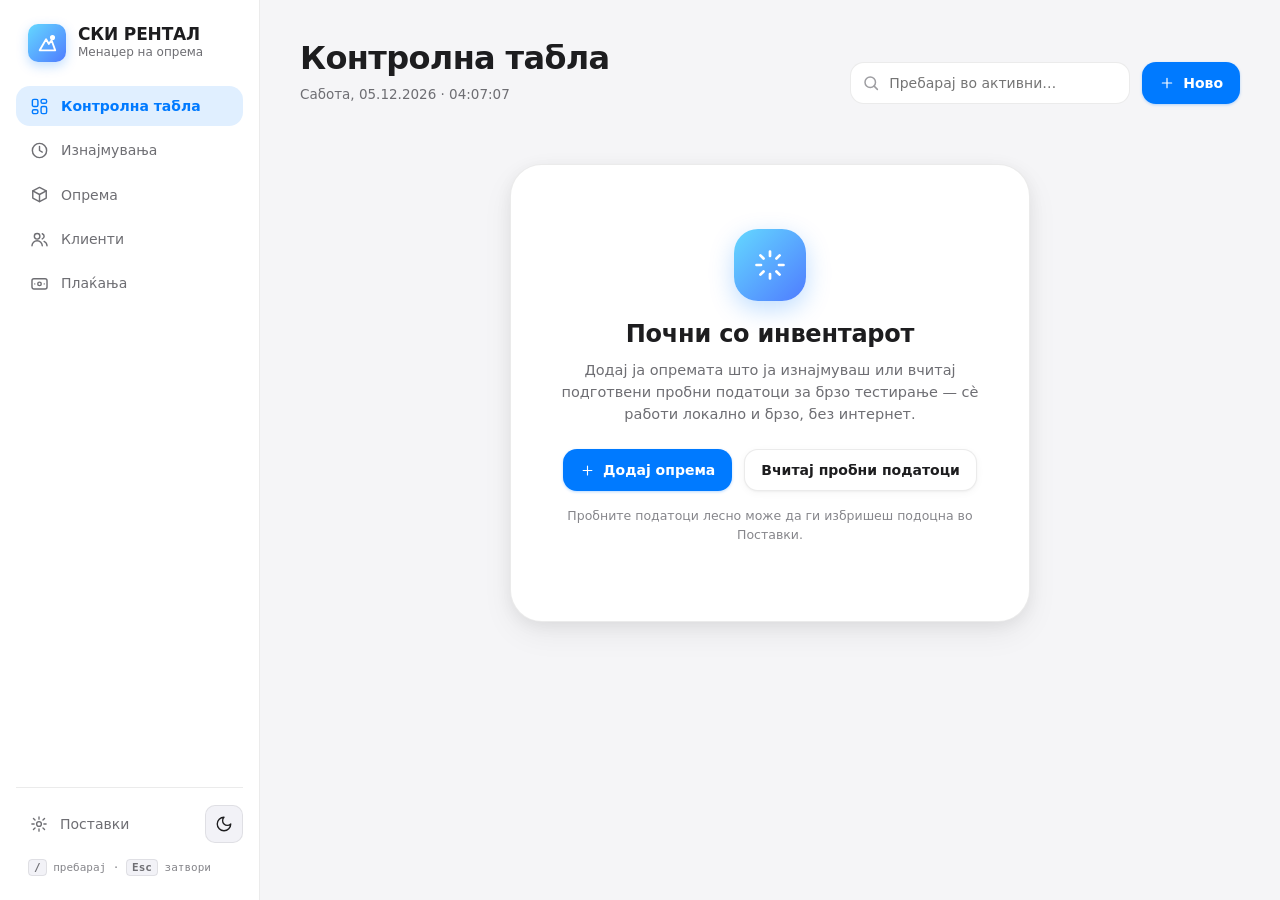
<file: z.html>
<!DOCTYPE html>
<html lang="mk">
<head>
<meta charset="UTF-8">
<meta name="viewport" content="width=device-width, initial-scale=1, viewport-fit=cover">
<meta name="color-scheme" content="light dark">
<title>Ски Рентал · Менаџер</title>
<link rel="icon" href="data:image/svg+xml;utf8,%3Csvg%20xmlns='http://www.w3.org/2000/svg'%20viewBox='0%200%2032%2032'%3E%3Crect%20width='32'%20height='32'%20rx='9'%20fill='%23007AFF'/%3E%3Cpath%20d='M7%2023%20L13.5%2011%20L17%2017%20L20%2012%20L25%2023%20Z'%20fill='%23FFFFFF'/%3E%3Ccircle%20cx='23'%20cy='9'%20r='2.5'%20fill='%2364D8FF'/%3E%3C/svg%3E">
<style>
/* =====================================================================
   AURA DESIGN SYSTEM — TOKENS & FOUNDATIONS
   Apple-inspired, calm, precise, tactile UI
===================================================================== */
:root {
  /* AURA Spacing Scale (4px base) */
  --space-1: 4px;
  --space-2: 8px;
  --space-3: 12px;
  --space-4: 16px;
  --space-5: 20px;
  --space-6: 24px;
  --space-7: 32px;
  --space-8: 40px;
  --space-9: 48px;
  --space-10: 64px;
  --space-11: 80px;
  --space-12: 96px;
  --space-13: 128px;

  /* AURA Neutral Palette (Light) */
  --color-bg: #f5f5f7;
  --color-surface: #ffffff;
  --color-surface-secondary: #f2f2f7;
  --color-surface-tertiary: #e5e5ea;

  --color-text: #1d1d1f;
  --color-text-secondary: #6e6e73;
  --color-text-tertiary: #86868b;

  --color-border: rgba(0, 0, 0, 0.08);
  --color-border-hover: rgba(0, 0, 0, 0.16);

  /* AURA Semantic Accents */
  --color-blue: #007aff;
  --color-blue-hover: #0062cc;
  --color-green: #34c759;
  --color-orange: #ff9500;
  --color-red: #ff3b30;
  --color-purple: #af52de;
  --color-pink: #ff2d55;
  --color-indigo: #5856d6;
  --color-teal: #5ac8fa;
  --color-yellow: #ffcc00;

  /* AURA Gradients */
  --gradient-blue: linear-gradient(135deg, #64d8ff 0%, #4f7cff 100%);
  --gradient-purple: linear-gradient(135deg, #c084fc 0%, #7c5cfc 100%);
  --gradient-pink: linear-gradient(135deg, #ff8fb3 0%, #ff5c8a 100%);
  --gradient-orange: linear-gradient(135deg, #ffd080 0%, #ff8a4c 100%);
  --gradient-green: linear-gradient(135deg, #8be3a7 0%, #35c978 100%);
  --gradient-cyan: linear-gradient(135deg, #7de7e7 0%, #32b5d8 100%);

  /* AURA Radius Scale */
  --radius-xs: 6px;
  --radius-sm: 10px;
  --radius-md: 14px;
  --radius-lg: 18px;
  --radius-xl: 24px;
  --radius-2xl: 32px;
  --radius-pill: 999px;

  /* AURA Shadows (Soft, layered depth) */
  --shadow-sm:
    0 1px 2px rgba(0, 0, 0, 0.04),
    0 2px 8px rgba(0, 0, 0, 0.04);
  --shadow-md:
    0 4px 16px rgba(0, 0, 0, 0.06),
    0 12px 32px rgba(0, 0, 0, 0.06);
  --shadow-lg:
    0 12px 40px rgba(0, 0, 0, 0.10),
    0 24px 64px rgba(0, 0, 0, 0.08);

  /* AURA Motion */
  --ease-standard: cubic-bezier(0.2, 0.8, 0.2, 1);
  --ease-emphasized: cubic-bezier(0.16, 1, 0.3, 1);
  --duration-fast: 150ms;
  --duration-normal: 250ms;
  --duration-slow: 450ms;

  /* Typography */
  --font-sans: -apple-system, BlinkMacSystemFont, "SF Pro Display", "SF Pro Text", Inter, system-ui, sans-serif;
  --font-mono: "SF Mono", ui-monospace, Menlo, Monaco, Consolas, monospace;
}

/* Dark Theme */
[data-theme="dark"] {
  --color-bg: #000000;
  --color-surface: #1c1c1e;
  --color-surface-secondary: #2c2c2e;
  --color-surface-tertiary: #3a3a3c;

  --color-text: #f5f5f7;
  --color-text-secondary: #98989d;
  --color-text-tertiary: #6e6e73;

  --color-border: rgba(255, 255, 255, 0.10);
  --color-border-hover: rgba(255, 255, 255, 0.20);

  --shadow-sm:
    0 1px 2px rgba(0, 0, 0, 0.35),
    0 2px 8px rgba(0, 0, 0, 0.35);
  --shadow-md:
    0 4px 16px rgba(0, 0, 0, 0.45),
    0 12px 32px rgba(0, 0, 0, 0.45);
  --shadow-lg:
    0 12px 40px rgba(0, 0, 0, 0.60),
    0 24px 64px rgba(0, 0, 0, 0.50);
}

@media (prefers-color-scheme: dark) {
  :root:not([data-theme="light"]) {
    --color-bg: #000000;
    --color-surface: #1c1c1e;
    --color-surface-secondary: #2c2c2e;
    --color-surface-tertiary: #3a3a3c;

    --color-text: #f5f5f7;
    --color-text-secondary: #98989d;
    --color-text-tertiary: #6e6e73;

    --color-border: rgba(255, 255, 255, 0.10);
    --color-border-hover: rgba(255, 255, 255, 0.20);

    --shadow-sm:
      0 1px 2px rgba(0, 0, 0, 0.35),
      0 2px 8px rgba(0, 0, 0, 0.35);
    --shadow-md:
      0 4px 16px rgba(0, 0, 0, 0.45),
      0 12px 32px rgba(0, 0, 0, 0.45);
    --shadow-lg:
      0 12px 40px rgba(0, 0, 0, 0.60),
      0 24px 64px rgba(0, 0, 0, 0.50);
  }
}

/* =====================================================================
   BASE & RESET
===================================================================== */
*, *::before, *::after {
  box-sizing: border-box;
  margin: 0;
  padding: 0;
}

html {
  font-family: var(--font-sans);
  color: var(--color-text);
  background: var(--color-bg);
  -webkit-font-smoothing: antialiased;
  -moz-osx-font-smoothing: grayscale;
  text-rendering: optimizeLegibility;
}

body {
  margin: 0;
  min-width: 320px;
  background: var(--color-bg);
  color: var(--color-text);
  line-height: 1.45;
}

::selection {
  background: color-mix(in srgb, var(--color-blue) 25%, transparent);
}

button, input, select, textarea {
  font: inherit;
}

.mono {
  font-family: var(--font-mono);
  font-variant-numeric: tabular-nums;
}

.mut {
  color: var(--color-text-secondary);
}

.small {
  font-size: 13px;
}

.hidden {
  display: none !important;
}

/* =====================================================================
   LAYOUT CONTAINERS & APP SHELL
===================================================================== */
#app {
  display: flex;
  min-height: 100vh;
}

/* Sidebar (Desktop) */
#sidebar {
  width: 260px;
  flex-shrink: 0;
  position: sticky;
  top: 0;
  height: 100vh;
  overflow-y: auto;
  padding: var(--space-6) var(--space-4);
  border-right: 1px solid var(--color-border);
  background: var(--color-surface);
  display: flex;
  flex-direction: column;
}

.brand {
  display: flex;
  align-items: center;
  gap: var(--space-3);
  padding: 0 var(--space-3) var(--space-6);
}

.brand-icon {
  width: 38px;
  height: 38px;
  border-radius: var(--radius-sm);
  background: var(--gradient-blue);
  display: grid;
  place-items: center;
  color: #fff;
  box-shadow: 0 4px 12px rgba(0, 122, 255, 0.25);
  flex-shrink: 0;
}

.bt {
  font-size: 17px;
  font-weight: 700;
  letter-spacing: -0.01em;
  color: var(--color-text);
  line-height: 1.15;
}

.brand-sub {
  font-size: 12px;
  font-weight: 500;
  color: var(--color-text-secondary);
}

#nav-main {
  display: flex;
  flex-direction: column;
  gap: var(--space-1);
}

.nav-item {
  display: flex;
  align-items: center;
  gap: var(--space-3);
  width: 100%;
  padding: 10px 14px;
  border: 0;
  background: transparent;
  border-radius: var(--radius-md);
  font-size: 14px;
  font-weight: 500;
  color: var(--color-text-secondary);
  cursor: pointer;
  text-align: left;
  transition:
    background var(--duration-fast) var(--ease-standard),
    color var(--duration-fast) var(--ease-standard),
    transform var(--duration-fast) var(--ease-standard);
  -webkit-tap-highlight-color: transparent;
}

.nav-item:hover {
  background: var(--color-surface-secondary);
  color: var(--color-text);
}

.nav-item:active {
  transform: scale(0.98);
}

.nav-item.on {
  background: color-mix(in srgb, var(--color-blue) 12%, var(--color-surface));
  color: var(--color-blue);
  font-weight: 600;
}

.nav-item svg {
  flex-shrink: 0;
}

.nb {
  margin-left: auto;
  background: var(--color-red);
  color: #fff;
  font-family: var(--font-mono);
  font-size: 11px;
  font-weight: 600;
  min-width: 20px;
  height: 20px;
  border-radius: var(--radius-pill);
  display: grid;
  place-items: center;
  padding: 0 6px;
}

.nb:empty {
  display: none;
}

.nb.ambb {
  background: var(--color-orange);
}

.side-foot {
  margin-top: auto;
  padding-top: var(--space-4);
  border-top: 1px solid var(--color-border);
  display: flex;
  flex-direction: column;
  gap: var(--space-2);
}

.side-row {
  display: flex;
  align-items: center;
  justify-content: space-between;
  gap: var(--space-2);
}

.theme-toggle {
  display: inline-flex;
  align-items: center;
  justify-content: center;
  width: 38px;
  height: 38px;
  min-height: 38px;
  border-radius: var(--radius-sm);
  border: 1px solid var(--color-border);
  background: var(--color-surface-secondary);
  color: var(--color-text);
  cursor: pointer;
  transition:
    background var(--duration-fast) var(--ease-standard),
    transform var(--duration-fast) var(--ease-standard);
  -webkit-tap-highlight-color: transparent;
}

.theme-toggle:hover {
  background: var(--color-surface-tertiary);
}

.theme-toggle:active {
  transform: scale(0.95);
}

.khint {
  font-family: var(--font-mono);
  font-size: 11px;
  color: var(--color-text-tertiary);
  padding: var(--space-2) var(--space-3) 0;
}

.khint kbd {
  background: var(--color-surface-secondary);
  border: 1px solid var(--color-border);
  border-radius: 4px;
  padding: 1px 5px;
  font-family: inherit;
  font-weight: 600;
  color: var(--color-text-secondary);
}

/* =====================================================================
   MOBILE TOP APP BAR (iOS Style Frosted Glass)
===================================================================== */
#mobile-topbar {
  display: none;
}

/* Main Content Area */
#main {
  flex: 1;
  min-width: 0;
  padding: var(--space-8) var(--space-8) var(--space-12);
}

.aura-container {
  max-width: 1200px;
  margin-inline: auto;
}

.page {
  display: none;
}

.page.on {
  display: block;
  animation: auraFadeIn var(--duration-normal) var(--ease-standard);
}

@keyframes auraFadeIn {
  from {
    opacity: 0;
    transform: translateY(6px);
  }
  to {
    opacity: 1;
    transform: translateY(0);
  }
}

.phead {
  display: flex;
  justify-content: space-between;
  align-items: flex-end;
  gap: var(--space-4);
  flex-wrap: wrap;
  margin-bottom: var(--space-6);
}

.ptitle {
  font-size: 32px;
  line-height: 1.15;
  font-weight: 700;
  letter-spacing: -0.02em;
  color: var(--color-text);
}

.psub {
  color: var(--color-text-secondary);
  font-size: 13.5px;
  font-weight: 500;
  margin-top: var(--space-2);
}

.pactions {
  display: flex;
  gap: var(--space-3);
  flex-wrap: wrap;
  align-items: center;
}

/* =====================================================================
   AURA BUTTONS & CONTROLS
===================================================================== */
.btn {
  display: inline-flex;
  align-items: center;
  justify-content: center;
  gap: var(--space-2);
  min-height: 42px;
  padding: 0 var(--space-4);
  border-radius: var(--radius-md);
  border: 1px solid transparent;
  font-size: 14px;
  font-weight: 600;
  color: var(--color-text);
  background: var(--color-surface);
  cursor: pointer;
  white-space: nowrap;
  transition:
    background var(--duration-fast) var(--ease-standard),
    border-color var(--duration-fast) var(--ease-standard),
    box-shadow var(--duration-fast) var(--ease-standard),
    opacity var(--duration-fast) var(--ease-standard),
    transform var(--duration-fast) var(--ease-standard);
  text-decoration: none;
  -webkit-tap-highlight-color: transparent;
}

.btn:active {
  transform: scale(0.97);
}

.btn:focus-visible {
  outline: 3px solid color-mix(in srgb, var(--color-blue) 35%, transparent);
  outline-offset: 2px;
}

.btn.pri {
  background: var(--color-blue);
  color: #ffffff;
  box-shadow: 0 1px 3px rgba(0, 122, 255, 0.28);
}

.btn.pri:hover {
  background: var(--color-blue-hover);
  box-shadow: 0 4px 12px rgba(0, 122, 255, 0.35);
}

.btn.sec {
  background: var(--color-surface);
  border-color: var(--color-border);
  color: var(--color-text);
  box-shadow: var(--shadow-sm);
}

.btn.sec:hover {
  background: var(--color-surface-secondary);
  border-color: var(--color-border-hover);
}

.btn.gh {
  background: transparent;
  color: var(--color-text-secondary);
}

.btn.gh:hover {
  background: var(--color-surface-secondary);
  color: var(--color-text);
}

.btn.dgr {
  background: transparent;
  color: var(--color-red);
}

.btn.dgr:hover {
  background: color-mix(in srgb, var(--color-red) 10%, transparent);
}

.btn.dgrs {
  background: var(--color-red);
  color: #ffffff;
  box-shadow: 0 1px 3px rgba(255, 59, 48, 0.28);
}

.btn.dgrs:hover {
  background: #e02d24;
}

.btn.sm {
  min-height: 36px;
  padding: 0 var(--space-3);
  font-size: 13px;
  border-radius: var(--radius-sm);
}

.btn.xs {
  min-height: 28px;
  padding: 0 var(--space-2);
  font-size: 11.5px;
  border-radius: var(--radius-sm);
}

.btn.icb {
  width: 38px;
  height: 38px;
  min-height: 38px;
  padding: 0;
  border-radius: var(--radius-sm);
}

.btn.icb.xs {
  width: 24px;
  height: 24px;
  min-height: 24px;
  padding: 0;
}

/* Inputs, Selects, Textareas */
input, select, textarea {
  font-size: 14px;
  color: var(--color-text);
  background: var(--color-surface);
  border: 1px solid var(--color-border);
  border-radius: var(--radius-md);
  padding: 0 var(--space-3);
  height: 42px;
  line-height: 42px;
  transition:
    border-color var(--duration-fast) var(--ease-standard),
    box-shadow var(--duration-fast) var(--ease-standard),
    background var(--duration-fast) var(--ease-standard);
}

textarea {
  height: 84px;
  padding: var(--space-3);
  line-height: 1.45;
  resize: vertical;
}

input:focus, select:focus, textarea:focus {
  outline: 3px solid color-mix(in srgb, var(--color-blue) 35%, transparent);
  outline-offset: 1px;
  border-color: var(--color-blue);
}

input[type=checkbox] {
  accent-color: var(--color-blue);
  width: 18px;
  height: 18px;
  border-radius: 4px;
  cursor: pointer;
  flex-shrink: 0;
}

input[type=date], input[type=datetime-local] {
  padding: 0 12px;
}

input[type=number] {
  font-family: var(--font-mono);
}

.toolbar {
  display: flex;
  gap: var(--space-3);
  flex-wrap: wrap;
  align-items: center;
  margin-bottom: var(--space-4);
}

.toolbar select {
  height: 42px;
}

.search {
  position: relative;
  display: inline-flex;
}

.search input {
  padding-left: 38px;
  width: 280px;
}

.search::before {
  content: "";
  position: absolute;
  left: 12px;
  top: 50%;
  transform: translateY(-50%);
  width: 18px;
  height: 18px;
  pointer-events: none;
  background: url("data:image/svg+xml,%3Csvg xmlns='http://www.w3.org/2000/svg' viewBox='0 0 24 24' fill='none' stroke='%2386868B' stroke-width='2' stroke-linecap='round'%3E%3Ccircle cx='11' cy='11' r='7'/%3E%3Cpath d='M20.5 20.5 16.2 16.2'/%3E%3C/svg%3E") no-repeat center/contain;
  opacity: 0.8;
}

/* Category Filter Chips */
.chips {
  display: flex;
  gap: var(--space-2);
  overflow-x: auto;
  padding: var(--space-1) 0 var(--space-3);
  margin-bottom: var(--space-3);
  scrollbar-width: none;
  -webkit-overflow-scrolling: touch;
}

.chips::-webkit-scrollbar {
  display: none;
}

.chip {
  display: inline-flex;
  align-items: center;
  gap: var(--space-2);
  padding: 8px 16px;
  border-radius: var(--radius-pill);
  border: 1px solid var(--color-border);
  background: var(--color-surface);
  font-size: 13.5px;
  font-weight: 500;
  color: var(--color-text-secondary);
  cursor: pointer;
  white-space: nowrap;
  transition: all var(--duration-fast) var(--ease-standard);
  box-shadow: var(--shadow-sm);
  -webkit-tap-highlight-color: transparent;
}

.chip:hover {
  background: var(--color-surface-secondary);
  color: var(--color-text);
  border-color: var(--color-border-hover);
}

.chip:active {
  transform: scale(0.96);
}

.chip.on {
  background: var(--color-text);
  border-color: var(--color-text);
  color: var(--color-surface);
  font-weight: 600;
}

/* iOS Segmented Control */
.seg {
  display: inline-flex;
  background: var(--color-surface-secondary);
  border: 1px solid var(--color-border);
  border-radius: var(--radius-sm);
  padding: 3px;
  gap: 2px;
}

.segbtn {
  border: 0;
  background: transparent;
  padding: 7px 16px;
  border-radius: 8px;
  font-size: 13.5px;
  font-weight: 600;
  color: var(--color-text-secondary);
  cursor: pointer;
  transition: all var(--duration-fast) var(--ease-standard);
  -webkit-tap-highlight-color: transparent;
}

.segbtn:hover {
  color: var(--color-text);
}

.segbtn.on {
  background: var(--color-surface);
  color: var(--color-text);
  box-shadow: 0 1px 4px rgba(0, 0, 0, 0.08);
}

/* Apple Switch Component */
.swbtn {
  width: 44px;
  height: 26px;
  border-radius: var(--radius-pill);
  border: 0;
  background: var(--color-surface-tertiary);
  position: relative;
  cursor: pointer;
  flex-shrink: 0;
  transition: background var(--duration-fast) var(--ease-standard);
  -webkit-tap-highlight-color: transparent;
}

.swbtn::after {
  content: "";
  position: absolute;
  top: 3px;
  left: 3px;
  width: 20px;
  height: 20px;
  border-radius: 50%;
  background: #ffffff;
  transition: left var(--duration-fast) var(--ease-standard);
  box-shadow: 0 2px 4px rgba(0, 0, 0, 0.18);
}

.swbtn.on {
  background: var(--color-green);
}

.swbtn.on::after {
  left: 21px;
}

/* =====================================================================
   AURA ACTION TILES & STAT CARDS
===================================================================== */
.aura-action-tile {
  padding: var(--space-6);
  border-radius: var(--radius-xl);
  color: #ffffff;
  overflow: hidden;
  position: relative;
  cursor: pointer;
  transition:
    transform var(--duration-normal) var(--ease-standard),
    box-shadow var(--duration-normal) var(--ease-standard);
  -webkit-tap-highlight-color: transparent;
}

.aura-action-tile:hover {
  transform: translateY(-2px);
  box-shadow: var(--shadow-md);
}

.aura-action-tile:active {
  transform: scale(0.98);
}

.aura-action-tile__icon {
  width: 46px;
  height: 46px;
  display: grid;
  place-items: center;
  margin-bottom: var(--space-4);
  border-radius: var(--radius-md);
  background: rgba(255, 255, 255, 0.22);
  backdrop-filter: blur(12px);
  -webkit-backdrop-filter: blur(12px);
}

.aura-action-tile h3 {
  font-size: 18px;
  font-weight: 700;
  letter-spacing: -0.01em;
  margin-bottom: var(--space-1);
}

.aura-action-tile p {
  font-size: 13.5px;
  opacity: 0.9;
  line-height: 1.4;
}

.aura-gradient-blue { background: var(--gradient-blue); }
.aura-gradient-purple { background: var(--gradient-purple); }
.aura-gradient-pink { background: var(--gradient-pink); }
.aura-gradient-orange { background: var(--gradient-orange); }
.aura-gradient-green { background: var(--gradient-green); }

/* Quick Action Row */
.dash-actions-grid {
  display: grid;
  grid-template-columns: repeat(auto-fit, minmax(260px, 1fr));
  gap: var(--space-4);
  margin-bottom: var(--space-6);
}

/* Metric Statline / Stat Grid */
.statline {
  display: grid;
  grid-template-columns: repeat(auto-fit, minmax(190px, 1fr));
  gap: var(--space-3);
  margin-bottom: var(--space-6);
}

.stat, .statd {
  display: flex;
  flex-direction: column;
  gap: var(--space-2);
  padding: var(--space-5) var(--space-5);
  background: var(--color-surface);
  border: 1px solid var(--color-border);
  border-radius: var(--radius-lg);
  box-shadow: var(--shadow-sm);
  transition:
    transform var(--duration-fast) var(--ease-standard),
    box-shadow var(--duration-fast) var(--ease-standard),
    border-color var(--duration-fast) var(--ease-standard);
  -webkit-tap-highlight-color: transparent;
}

.stat {
  border: 1px solid var(--color-border);
  background: var(--color-surface);
  cursor: pointer;
  text-align: left;
}

.stat:hover {
  transform: translateY(-1px);
  box-shadow: var(--shadow-md);
  border-color: var(--color-border-hover);
}

.stat:active {
  transform: scale(0.98);
}

.stat .k, .statd .k {
  font-size: 12px;
  font-weight: 600;
  letter-spacing: 0.04em;
  text-transform: uppercase;
  color: var(--color-text-secondary);
}

.stat .v, .statd .v {
  font-size: 26px;
  line-height: 1.1;
  font-weight: 700;
  font-family: var(--font-mono);
  font-variant-numeric: tabular-nums;
  color: var(--color-text);
}

.v.red {
  color: var(--color-red);
}

.v.amb {
  color: var(--color-orange);
}

/* =====================================================================
   AURA ROW CARDS & LISTS
===================================================================== */
.list-h {
  display: flex;
  justify-content: space-between;
  align-items: baseline;
  margin: var(--space-7) 0 var(--space-3);
}

.lh {
  font-size: 18px;
  font-weight: 700;
  letter-spacing: -0.01em;
  color: var(--color-text);
}

.rowcard {
  display: flex;
  gap: var(--space-4);
  align-items: center;
  background: var(--color-surface);
  border: 1px solid var(--color-border);
  border-radius: var(--radius-lg);
  padding: 14px 18px;
  margin-bottom: var(--space-3);
  cursor: pointer;
  box-shadow: var(--shadow-sm);
  transition:
    transform var(--duration-fast) var(--ease-standard),
    box-shadow var(--duration-fast) var(--ease-standard),
    border-color var(--duration-fast) var(--ease-standard);
  position: relative;
  -webkit-tap-highlight-color: transparent;
}

.rowcard:hover {
  transform: translateY(-1px);
  box-shadow: var(--shadow-md);
  border-color: var(--color-border-hover);
}

.rowcard:active {
  transform: scale(0.995);
}

.rowcard.late {
  border-color: color-mix(in srgb, var(--color-red) 35%, transparent);
  background: color-mix(in srgb, var(--color-red) 3%, var(--color-surface));
}

.rc-main {
  flex: 1;
  min-width: 240px;
}

.rc-l1 {
  display: flex;
  align-items: center;
  gap: var(--space-2);
  flex-wrap: wrap;
}

.rc-l2 {
  margin-top: 6px;
  font-size: 13px;
  color: var(--color-text-secondary);
  display: flex;
  gap: var(--space-2);
  flex-wrap: wrap;
  align-items: center;
}

.rc-side {
  margin-left: auto;
  display: flex;
  align-items: center;
  gap: var(--space-3);
  flex-shrink: 0;
  flex-wrap: wrap;
}

.rc-meta {
  display: inline-flex;
  align-items: center;
  gap: 6px;
}

.rc-btns {
  display: inline-flex;
  align-items: center;
  gap: var(--space-2);
}

.tkno {
  font-family: var(--font-mono);
  font-size: 12px;
  font-weight: 600;
  color: var(--color-text-tertiary);
  background: var(--color-surface-secondary);
  padding: 2px 8px;
  border-radius: var(--radius-xs);
}

.cname {
  font-size: 15px;
  font-weight: 600;
  color: var(--color-text);
}

.phonel {
  display: inline-flex;
  align-items: center;
  gap: 4px;
  font-family: var(--font-mono);
  font-size: 13px;
  font-weight: 500;
  color: var(--color-text-secondary);
  text-decoration: none;
  padding: 2px 6px;
  border-radius: 6px;
  transition: background var(--duration-fast) var(--ease-standard), color var(--duration-fast) var(--ease-standard);
  -webkit-tap-highlight-color: transparent;
}

.phonel:hover {
  color: var(--color-blue);
  background: color-mix(in srgb, var(--color-blue) 8%, transparent);
}

.timer {
  font-family: var(--font-mono);
  font-size: 19px;
  line-height: 1;
  font-weight: 700;
  font-variant-numeric: tabular-nums;
  color: var(--color-text);
}

.rowcard.late .timer {
  color: var(--color-red);
}

.timer i {
  font-style: normal;
  opacity: 0.8;
  animation: auraBlink 1s steps(2, start) infinite;
}

@keyframes auraBlink {
  50% { opacity: 0.15; }
}

.dot {
  width: 9px;
  height: 9px;
  border-radius: 50%;
  flex-shrink: 0;
}

.dot.free { background: var(--color-green); }
.dot.rented { background: var(--color-red); }
.dot.off {
  background: transparent;
  border: 2px solid var(--color-text-tertiary);
}

.dot.pulse {
  animation: auraPulse 1.8s infinite;
}

@keyframes auraPulse {
  0% { box-shadow: 0 0 0 0 rgba(255, 59, 48, 0.45); }
  70% { box-shadow: 0 0 0 8px rgba(255, 59, 48, 0); }
  100% { box-shadow: 0 0 0 0 rgba(255, 59, 48, 0); }
}

/* Badges */
.badge {
  display: inline-flex;
  align-items: center;
  gap: 5px;
  padding: 3px 10px;
  border-radius: var(--radius-pill);
  font-size: 11.5px;
  font-weight: 600;
  letter-spacing: 0.02em;
  white-space: nowrap;
}

.b-ok {
  background: color-mix(in srgb, var(--color-green) 14%, var(--color-surface));
  color: #1e7d36;
}

.b-warn {
  background: color-mix(in srgb, var(--color-orange) 14%, var(--color-surface));
  color: #a85d00;
}

.b-late {
  background: color-mix(in srgb, var(--color-red) 14%, var(--color-surface));
  color: var(--color-red);
}

.b-mut {
  background: var(--color-surface-secondary);
  color: var(--color-text-secondary);
}

.ichip {
  display: inline-flex;
  align-items: center;
  gap: 5px;
  padding: 3px 9px;
  background: var(--color-surface-secondary);
  border: 1px solid var(--color-border);
  border-radius: var(--radius-xs);
  font-family: var(--font-mono);
  font-size: 12px;
}

.ichip.done {
  opacity: 0.55;
  text-decoration: line-through;
}

.sizeb {
  font-family: var(--font-mono);
  font-size: 12px;
  font-weight: 600;
  background: var(--color-surface-secondary);
  border: 1px solid var(--color-border);
  border-radius: var(--radius-xs);
  padding: 1px 7px;
}

.catl {
  font-size: 11px;
  font-weight: 600;
  letter-spacing: 0.04em;
  text-transform: uppercase;
  color: var(--color-text-tertiary);
}

.price {
  font-family: var(--font-mono);
  font-size: 14.5px;
  font-weight: 600;
  color: var(--color-text);
}

.avatar {
  width: 40px;
  height: 40px;
  border-radius: 50%;
  background: color-mix(in srgb, var(--color-blue) 12%, var(--color-surface));
  color: var(--color-blue);
  font-size: 14px;
  font-weight: 700;
  display: grid;
  place-items: center;
  flex-shrink: 0;
}

.avatar.sm {
  width: 28px;
  height: 28px;
  font-size: 11px;
}

.avatar.lg {
  width: 48px;
  height: 48px;
  font-size: 17px;
}

.cnt {
  text-align: center;
  line-height: 1.2;
}

.cnt b {
  font-family: var(--font-mono);
  font-size: 17px;
  font-weight: 700;
}

.cnt span {
  display: block;
  font-size: 10px;
  font-weight: 600;
  color: var(--color-text-tertiary);
  text-transform: uppercase;
  letter-spacing: 0.05em;
}

.chk {
  width: 20px;
  height: 20px;
  border: 1.5px solid var(--color-text-tertiary);
  border-radius: 6px;
  background: var(--color-surface);
  flex-shrink: 0;
  transition: all var(--duration-fast) var(--ease-standard);
}

.rowcard.selchk .chk {
  background: var(--color-blue) url("data:image/svg+xml,%3Csvg xmlns='http://www.w3.org/2000/svg' viewBox='0 0 24 24' fill='none' stroke='white' stroke-width='3.5' stroke-linecap='round' stroke-linejoin='round'%3E%3Cpath d='M20 6 9 17l-5-5'/%3E%3C/svg%3E") center/12px no-repeat;
  border-color: var(--color-blue);
}

/* =====================================================================
   DASHBOARD EXTRAS & AVAILABILITY
===================================================================== */
.banner {
  display: flex;
  gap: var(--space-3);
  align-items: center;
  background: color-mix(in srgb, var(--color-orange) 12%, var(--color-surface));
  border: 1px solid color-mix(in srgb, var(--color-orange) 25%, transparent);
  border-radius: var(--radius-lg);
  padding: 14px 18px;
  margin-bottom: var(--space-5);
  flex-wrap: wrap;
  color: var(--color-text);
}

.banner .btn {
  margin-left: auto;
}

.avail {
  background: var(--color-surface);
  border: 1px solid var(--color-border);
  border-radius: var(--radius-lg);
  padding: var(--space-5) var(--space-6);
  margin-bottom: var(--space-6);
  box-shadow: var(--shadow-sm);
}

.avail .sec-t {
  margin-bottom: var(--space-3);
}

.avail-row {
  display: grid;
  grid-template-columns: 130px 1fr 64px;
  gap: var(--space-3);
  align-items: center;
  padding: 8px 0;
  border-bottom: 1px solid var(--color-border);
}

.avail-row:last-child {
  border-bottom: 0;
}

.avail-row .al {
  font-size: 13.5px;
  font-weight: 600;
  color: var(--color-text);
  display: flex;
  align-items: center;
  gap: 6px;
}

.abar {
  display: flex;
  height: 8px;
  border-radius: var(--radius-pill);
  overflow: hidden;
  background: var(--color-surface-secondary);
}

.aseg {
  height: 100%;
  transition: flex var(--duration-normal) var(--ease-standard);
}

.aseg.g { background: var(--color-green); }
.aseg.r { background: var(--color-blue); }
.aseg.o { background: var(--color-text-tertiary); }

.avail-row .ac {
  font-family: var(--font-mono);
  font-size: 13px;
  font-weight: 600;
  color: var(--color-text-secondary);
  text-align: right;
}

.sec-t {
  font-size: 12px;
  font-weight: 700;
  letter-spacing: 0.05em;
  text-transform: uppercase;
  color: var(--color-text-secondary);
  margin: var(--space-4) 0 var(--space-2);
}

.empty {
  padding: var(--space-10) var(--space-6);
  text-align: center;
  color: var(--color-text-secondary);
  background: var(--color-surface);
  border: 1px dashed var(--color-border);
  border-radius: var(--radius-xl);
  margin: var(--space-4) 0;
}

.empty .empty-icon {
  width: 56px;
  height: 56px;
  border-radius: 50%;
  background: var(--color-surface-secondary);
  display: grid;
  place-items: center;
  margin: 0 auto var(--space-3);
  color: var(--color-text-secondary);
}

.empty .et {
  font-size: 17px;
  font-weight: 700;
  color: var(--color-text);
  margin: var(--space-2) 0 4px;
}

.empty .btn {
  margin-top: var(--space-4);
}

.hero {
  max-width: 520px;
  margin: 60px auto;
  text-align: center;
  background: var(--color-surface);
  border: 1px solid var(--color-border);
  border-radius: var(--radius-2xl);
  padding: var(--space-10) var(--space-8);
  box-shadow: var(--shadow-md);
}

.hero-icon {
  width: 72px;
  height: 72px;
  border-radius: var(--radius-xl);
  background: var(--gradient-blue);
  color: #fff;
  display: grid;
  place-items: center;
  margin: 0 auto var(--space-4);
  box-shadow: 0 8px 24px rgba(0, 122, 255, 0.25);
}

.hero h2 {
  font-size: 24px;
  font-weight: 700;
  letter-spacing: -0.01em;
  margin: var(--space-3) 0 var(--space-2);
}

.hero p {
  color: var(--color-text-secondary);
  font-size: 14.5px;
  line-height: 1.5;
}

.hero .hbtns {
  display: flex;
  gap: var(--space-3);
  justify-content: center;
  margin-top: var(--space-6);
  flex-wrap: wrap;
}

.hero .note {
  margin-top: var(--space-4);
  font-size: 12.5px;
  color: var(--color-text-tertiary);
}

/* =====================================================================
   AURA FLOATING SELECTION BAR
===================================================================== */
.selbar {
  position: sticky;
  bottom: 24px;
  display: flex;
  gap: var(--space-3);
  align-items: center;
  background: rgba(29, 29, 31, 0.88);
  backdrop-filter: blur(20px);
  -webkit-backdrop-filter: blur(20px);
  color: #ffffff;
  padding: 12px 20px;
  border-radius: var(--radius-xl);
  box-shadow: var(--shadow-lg);
  margin-top: var(--space-4);
  flex-wrap: wrap;
  z-index: 50;
  border: 1px solid rgba(255, 255, 255, 0.12);
}

.selbar .cnt {
  font-family: var(--font-mono);
  font-size: 14px;
  font-weight: 600;
}

.selbar .btn.sec {
  background: rgba(255, 255, 255, 0.12);
  border-color: rgba(255, 255, 255, 0.18);
  color: #ffffff;
}

.selbar .btn.sec:hover {
  background: rgba(255, 255, 255, 0.22);
}

.selbar .btn.gh {
  color: rgba(255, 255, 255, 0.75);
}

.selbar .btn.gh:hover {
  background: rgba(255, 255, 255, 0.12);
  color: #ffffff;
}

/* =====================================================================
   AURA MODALS & BOTTOM SHEETS
===================================================================== */
.mwrap {
  position: fixed;
  inset: 0;
  z-index: 120;
  display: flex;
  align-items: center;
  justify-content: center;
  padding: var(--space-6);
}

.mbackdrop {
  position: absolute;
  inset: 0;
  background: rgba(0, 0, 0, 0.35);
  backdrop-filter: blur(16px);
  -webkit-backdrop-filter: blur(16px);
  animation: auraFadeIn var(--duration-fast) var(--ease-standard);
}

.modal {
  position: relative;
  display: flex;
  flex-direction: column;
  width: min(580px, 100%);
  max-height: calc(100vh - 48px);
  background: var(--color-surface);
  border: 1px solid var(--color-border);
  border-radius: var(--radius-xl);
  box-shadow: var(--shadow-lg);
  animation: auraModalUp var(--duration-normal) var(--ease-emphasized);
  overflow: hidden;
}

.mwrap.wide .modal {
  width: min(1040px, 100%);
}

@keyframes auraModalUp {
  from {
    transform: translateY(16px) scale(0.98);
    opacity: 0;
  }
  to {
    transform: translateY(0) scale(1);
    opacity: 1;
  }
}

.mhead {
  display: flex;
  align-items: center;
  justify-content: space-between;
  gap: var(--space-3);
  padding: var(--space-5) var(--space-6);
  border-bottom: 1px solid var(--color-border);
}

.mhead h3 {
  font-size: 18px;
  font-weight: 700;
  letter-spacing: -0.01em;
  color: var(--color-text);
}

.mclose {
  border: 0;
  background: transparent;
  width: 32px;
  height: 32px;
  border-radius: 50%;
  display: grid;
  place-items: center;
  color: var(--color-text-secondary);
  cursor: pointer;
  transition: all var(--duration-fast) var(--ease-standard);
  -webkit-tap-highlight-color: transparent;
}

.mclose:hover {
  background: var(--color-surface-secondary);
  color: var(--color-text);
}

.mbody {
  padding: var(--space-5) var(--space-6);
  overflow-y: auto;
  -webkit-overflow-scrolling: touch;
}

.mfoot {
  display: flex;
  gap: var(--space-3);
  justify-content: flex-end;
  padding: var(--space-4) var(--space-6);
  border-top: 1px solid var(--color-border);
  flex-wrap: wrap;
  background: var(--color-surface);
}

body.lock {
  overflow: hidden;
}

.cmsg {
  font-size: 15px;
  line-height: 1.55;
  color: var(--color-text);
}

.frow {
  display: flex;
  flex-direction: column;
  gap: 6px;
  margin-bottom: var(--space-4);
}

.frow label, .frow .fl {
  font-size: 12px;
  font-weight: 600;
  letter-spacing: 0.03em;
  text-transform: uppercase;
  color: var(--color-text-secondary);
}

.frow input, .frow select, .frow textarea {
  width: 100%;
}

.fgrid {
  display: grid;
  grid-template-columns: 1fr 1fr;
  gap: 0 var(--space-4);
}

.fcheck {
  display: flex;
  align-items: center;
  gap: var(--space-3);
  font-size: 14px;
  font-weight: 500;
  color: var(--color-text);
  margin: var(--space-2) 0 var(--space-4);
  cursor: pointer;
  -webkit-tap-highlight-color: transparent;
}

.kv {
  display: flex;
  justify-content: space-between;
  align-items: center;
  gap: var(--space-3);
  padding: 10px 0;
  border-bottom: 1px solid var(--color-border);
  flex-wrap: wrap;
}

.kv > span:first-child {
  font-size: 12px;
  font-weight: 600;
  letter-spacing: 0.04em;
  text-transform: uppercase;
  color: var(--color-text-secondary);
}

.kv-edit {
  display: flex;
  gap: var(--space-2);
  align-items: center;
  flex-wrap: wrap;
}

.hint {
  font-size: 12.5px;
  color: var(--color-text-tertiary);
  margin-top: var(--space-2);
}

.quiet {
  padding: var(--space-4) 0 var(--space-2);
  color: var(--color-text-secondary);
  display: flex;
  gap: var(--space-2);
  align-items: center;
}

/* =====================================================================
   RENTAL BUILDER (2-COLUMN AURA WORKFLOW)
===================================================================== */
.rb {
  display: grid;
  grid-template-columns: minmax(0, 1fr) 350px;
  gap: var(--space-6);
}

.rb-step {
  display: flex;
  gap: var(--space-2);
  align-items: center;
  font-size: 13px;
  font-weight: 700;
  letter-spacing: 0.04em;
  text-transform: uppercase;
  color: var(--color-text-secondary);
  margin: var(--space-4) 0 var(--space-3);
}

.rb-step:first-child {
  margin-top: 0;
}

.stepno {
  width: 22px;
  height: 22px;
  border-radius: 50%;
  background: var(--color-blue);
  color: #ffffff;
  display: grid;
  place-items: center;
  font-family: var(--font-mono);
  font-size: 11.5px;
  font-weight: 700;
  flex-shrink: 0;
}

.mat {
  background: var(--color-surface-secondary);
  border-radius: var(--radius-xl);
  padding: var(--space-4);
  border: 1px solid var(--color-border);
}

.cres {
  display: flex;
  gap: var(--space-3);
  align-items: center;
  width: 100%;
  padding: 10px 14px;
  border: 1px solid var(--color-border);
  border-radius: var(--radius-md);
  background: var(--color-surface);
  cursor: pointer;
  margin-bottom: var(--space-2);
  text-align: left;
  flex-wrap: wrap;
  transition: all var(--duration-fast) var(--ease-standard);
  -webkit-tap-highlight-color: transparent;
}

.cres:hover {
  border-color: var(--color-blue);
  background: color-mix(in srgb, var(--color-blue) 4%, var(--color-surface));
}

.nores {
  padding: var(--space-3) 0;
  color: var(--color-text-tertiary);
  font-size: 13.5px;
}

.rb-picked {
  display: flex;
  gap: var(--space-3);
  align-items: center;
  background: color-mix(in srgb, var(--color-blue) 8%, var(--color-surface));
  border: 1px solid color-mix(in srgb, var(--color-blue) 30%, transparent);
  border-radius: var(--radius-lg);
  padding: 12px 16px;
  flex-wrap: wrap;
}

.rb-picked .b-new {
  background: var(--color-blue);
  color: #ffffff;
  font-size: 10.5px;
  font-weight: 700;
  padding: 3px 8px;
  border-radius: var(--radius-pill);
  letter-spacing: 0.04em;
}

.rb-gearbar {
  display: flex;
  gap: var(--space-3);
  align-items: center;
  margin: var(--space-3) 0;
  flex-wrap: wrap;
}

.rb-gearbar .search input {
  width: 220px;
}

.tiles {
  display: grid;
  grid-template-columns: repeat(auto-fill, minmax(105px, 1fr));
  gap: var(--space-2);
  max-height: 310px;
  overflow-y: auto;
  padding: 2px 2px 8px;
  -webkit-overflow-scrolling: touch;
}

.tiles::-webkit-scrollbar {
  width: 6px;
}

.tiles::-webkit-scrollbar-thumb {
  background: var(--color-surface-tertiary);
  border-radius: var(--radius-pill);
}

.tile {
  position: relative;
  display: flex;
  flex-direction: column;
  gap: 3px;
  align-items: flex-start;
  padding: 10px 12px;
  background: var(--color-surface);
  border: 1px solid var(--color-border);
  border-radius: var(--radius-md);
  cursor: pointer;
  text-align: left;
  transition: all var(--duration-fast) var(--ease-standard);
  box-shadow: var(--shadow-sm);
  -webkit-tap-highlight-color: transparent;
}

.tile:hover {
  transform: translateY(-1px);
  border-color: var(--color-border-hover);
  box-shadow: var(--shadow-md);
}

.tile:active {
  transform: scale(0.96);
}

.tile .ts {
  font-family: var(--font-mono);
  font-size: 16px;
  font-weight: 700;
  color: var(--color-text);
}

.tile .tn {
  font-size: 12px;
  font-weight: 500;
  color: var(--color-text-secondary);
  white-space: nowrap;
  overflow: hidden;
  text-overflow: ellipsis;
  max-width: 100%;
}

.tile .tp {
  font-family: var(--font-mono);
  font-size: 12px;
  font-weight: 600;
  color: var(--color-text-tertiary);
}

.tile.sel {
  background: color-mix(in srgb, var(--color-blue) 8%, var(--color-surface));
  border-color: var(--color-blue);
  box-shadow: 0 0 0 1px var(--color-blue);
}

.tile.sel .ts, .tile.sel .tn, .tile.sel .tp {
  color: var(--color-blue);
}

.tile.sel::after {
  content: "";
  position: absolute;
  top: 8px;
  right: 8px;
  width: 18px;
  height: 18px;
  border-radius: 50%;
  background: var(--color-blue) url("data:image/svg+xml,%3Csvg xmlns='http://www.w3.org/2000/svg' viewBox='0 0 24 24' fill='none' stroke='white' stroke-width='3.5' stroke-linecap='round' stroke-linejoin='round'%3E%3Cpath d='M20 6 9 17l-5-5'/%3E%3C/svg%3E") center/10px no-repeat;
}

/* Mobile rental builder elements hidden on desktop */
.rb-mobile-tabs,
.rb-mobile-bar,
.rb-back-to-gear {
  display: none;
}

.tk-cbox {
  display: flex;
  align-items: center;
  gap: var(--space-2);
  padding: 6px 10px;
  background: var(--color-surface-secondary);
  border-radius: var(--radius-md);
  margin-top: 4px;
}

.tk-dates-grid {
  display: grid;
  grid-template-columns: 1fr 1fr;
  gap: var(--space-3);
  margin-top: var(--space-2);
}

.tk-date-col {
  display: flex;
  flex-direction: column;
}

.dur-pills {
  display: flex;
  align-items: center;
  gap: 6px;
  margin: var(--space-2) 0 var(--space-3);
  flex-wrap: wrap;
}

.dur-lbl {
  font-size: 11px;
  font-weight: 600;
  color: var(--color-text-tertiary);
  text-transform: uppercase;
  letter-spacing: 0.04em;
  margin-right: 2px;
}

.dur-pill {
  padding: 3px 9px;
  border-radius: var(--radius-pill);
  border: 1px solid var(--color-border);
  background: var(--color-surface);
  color: var(--color-text-secondary);
  font-size: 11.5px;
  font-weight: 600;
  cursor: pointer;
  transition: all var(--duration-fast) var(--ease-standard);
  -webkit-tap-highlight-color: transparent;
}

.dur-pill:hover {
  border-color: var(--color-blue);
  color: var(--color-blue);
}

.dur-pill.on {
  background: var(--color-blue);
  border-color: var(--color-blue);
  color: #ffffff;
}

.tr-item {
  flex: 1;
  min-width: 0;
  white-space: nowrap;
  overflow: hidden;
  text-overflow: ellipsis;
}

.tr-del {
  color: var(--color-text-tertiary);
  opacity: 0.6;
  margin-left: 4px;
}

.tr-del:hover {
  opacity: 1;
  color: var(--color-red);
}

/* =====================================================================
   AURA RECEIPT TICKET (ORDER SUMMARY)
===================================================================== */
.ticket {
  background: var(--color-surface);
  border: 1px solid var(--color-border);
  border-radius: var(--radius-lg);
  padding: var(--space-5);
  position: relative;
  font-size: 13px;
  color: var(--color-text);
  box-shadow: var(--shadow-sm);
}

.tk-dash {
  border-top: 1px solid var(--color-border);
  margin: var(--space-3) 0;
}

.tr {
  display: flex;
  align-items: baseline;
  gap: var(--space-2);
  padding: 3px 0;
  flex-wrap: wrap;
}

.tr .lead {
  flex: 1;
  border-bottom: 1px dotted var(--color-border);
  min-width: 14px;
  transform: translateY(-3px);
}

.tk-head {
  display: flex;
  justify-content: space-between;
  font-family: var(--font-mono);
  font-size: 12px;
  font-weight: 700;
  letter-spacing: 0.05em;
  color: var(--color-text);
}

.tk-date {
  color: var(--color-text-secondary);
  font-size: 12px;
  margin-top: 3px;
}

.tk-sec {
  font-size: 11px;
  font-weight: 700;
  letter-spacing: 0.08em;
  color: var(--color-text-secondary);
  margin: 2px 0 4px;
}

.ticket input {
  width: 100%;
  height: 38px;
  font-family: var(--font-mono);
  font-size: 12.5px;
  padding: 0 var(--space-2);
  border-radius: var(--radius-sm);
  margin: 3px 0 6px;
}

.tk-lab {
  display: block;
  font-size: 10.5px;
  font-weight: 700;
  letter-spacing: 0.06em;
  color: var(--color-text-secondary);
  margin-top: var(--space-2);
}

#tk-est {
  font-family: var(--font-mono);
  font-weight: 700;
  font-size: 14px;
  color: var(--color-text);
}

.tk-note {
  font-size: 11.5px;
  color: var(--color-text-secondary);
  margin: var(--space-3) 0 var(--space-4);
  line-height: 1.45;
}

.tk-go {
  width: 100%;
  font-size: 15px;
  font-weight: 700;
  letter-spacing: 0.02em;
  padding: 12px;
  min-height: 46px;
  border-radius: var(--radius-md);
}

.paygrid {
  display: grid;
  grid-template-columns: 1fr 1fr;
  gap: 0 var(--space-4);
}

.rad {
  display: flex;
  gap: var(--space-4);
  flex-wrap: wrap;
  margin: var(--space-2) 0;
}

.rad label {
  display: flex;
  gap: var(--space-2);
  align-items: center;
  font-size: 14px;
  font-weight: 500;
  cursor: pointer;
  -webkit-tap-highlight-color: transparent;
}

.ret-item {
  display: flex;
  gap: var(--space-3);
  align-items: center;
  padding: 10px 0;
  border-bottom: 1px solid var(--color-border);
  flex-wrap: wrap;
}

.ri-chk {
  display: flex;
  gap: var(--space-2);
  align-items: center;
  cursor: pointer;
  flex: 1;
  min-width: 200px;
}

.ri-days {
  font-family: var(--font-mono);
  font-size: 12.5px;
  color: var(--color-text-secondary);
}

.ri-dmg {
  display: flex;
  gap: 6px;
  align-items: center;
  font-size: 12.5px;
  font-weight: 600;
  color: var(--color-orange);
  cursor: pointer;
}

.retinfo {
  font-family: var(--font-mono);
  font-size: 13px;
  color: var(--color-text-secondary);
  padding-bottom: 6px;
}

.payline {
  display: flex;
  justify-content: space-between;
  align-items: center;
  padding: var(--space-3) 0;
}

.payline .big {
  font-family: var(--font-mono);
  font-size: 26px;
  font-weight: 700;
  color: var(--color-text);
}

.dit {
  display: grid;
  grid-template-columns: 1fr 90px 48px 90px;
  gap: var(--space-2);
  align-items: center;
  padding: 8px 0;
  border-bottom: 1px solid var(--color-border);
  font-size: 13.5px;
}

.dit .di-d {
  text-align: right;
  font-family: var(--font-mono);
  font-size: 12.5px;
  color: var(--color-text-secondary);
}

.dit .di-c {
  text-align: right;
  font-family: var(--font-mono);
  font-size: 13px;
  font-weight: 600;
  color: var(--color-text);
}

.hrow {
  display: flex;
  gap: var(--space-3);
  align-items: center;
  width: 100%;
  padding: 12px 14px;
  border: 1px solid var(--color-border);
  border-radius: var(--radius-md);
  background: var(--color-surface);
  margin-bottom: var(--space-2);
  cursor: pointer;
  text-align: left;
  flex-wrap: wrap;
  transition: all var(--duration-fast) var(--ease-standard);
  -webkit-tap-highlight-color: transparent;
}

.hrow:hover {
  border-color: var(--color-blue);
  background: color-mix(in srgb, var(--color-blue) 4%, var(--color-surface));
}

.minipay {
  display: flex;
  gap: var(--space-3);
  align-items: center;
  padding: 10px 0;
  border-bottom: 1px solid var(--color-border);
  flex-wrap: wrap;
}

.minipay .mono {
  color: var(--color-text-secondary);
}

.cl-head {
  display: flex;
  gap: var(--space-4);
  align-items: center;
  flex-wrap: wrap;
}

.cl-count {
  margin-left: auto;
  text-align: right;
}

.prgrid {
  display: grid;
  grid-template-columns: 1fr 1fr;
  gap: var(--space-2) var(--space-5);
}

.prgrid .pi {
  display: flex;
  justify-content: space-between;
  align-items: center;
  gap: var(--space-2);
  padding: 6px 0;
  border-bottom: 1px solid var(--color-border);
}

.prgrid .pi label {
  font-size: 13.5px;
  font-weight: 500;
}

.prgrid .pi input {
  width: 96px;
  height: 36px;
  font-family: var(--font-mono);
  font-weight: 600;
  text-align: right;
}

.note {
  font-size: 12.5px;
  color: var(--color-text-tertiary);
  line-height: 1.5;
  margin: var(--space-3) 0;
}

.datarow {
  display: flex;
  gap: var(--space-2);
  flex-wrap: wrap;
  margin: var(--space-2) 0 var(--space-3);
}

.repform {
  display: flex;
  gap: var(--space-3);
  align-items: flex-end;
  flex-wrap: wrap;
  margin-bottom: var(--space-3);
}

.repform label {
  display: flex;
  flex-direction: column;
  gap: 4px;
  font-size: 11.5px;
  font-weight: 600;
  letter-spacing: 0.04em;
  text-transform: uppercase;
  color: var(--color-text-secondary);
}

.rt {
  width: 100%;
  border-collapse: collapse;
  font-family: var(--font-mono);
  font-size: 12.5px;
  margin: var(--space-2) 0 var(--space-4);
}

.rt th {
  text-align: left;
  font-size: 11px;
  font-weight: 700;
  letter-spacing: 0.05em;
  text-transform: uppercase;
  color: var(--color-text-secondary);
  padding: 8px 10px;
  border-bottom: 1px solid var(--color-border);
}

.rt td {
  padding: 8px 10px;
  border-bottom: 1px solid var(--color-border);
}

.rt td:last-child, .rt th:last-child {
  text-align: right;
}

/* =====================================================================
   AURA TOASTS
===================================================================== */
#toast-root {
  position: fixed;
  top: calc(16px + env(safe-area-inset-top, 0px));
  right: 16px;
  z-index: 300;
  display: flex;
  flex-direction: column;
  gap: var(--space-2);
  pointer-events: none;
}

.toast {
  display: flex;
  gap: var(--space-3);
  align-items: center;
  background: rgba(29, 29, 31, 0.92);
  backdrop-filter: blur(16px);
  -webkit-backdrop-filter: blur(16px);
  color: #ffffff;
  padding: 12px 20px;
  border-radius: var(--radius-pill);
  box-shadow: var(--shadow-lg);
  font-size: 13.5px;
  font-weight: 500;
  max-width: min(380px, calc(100vw - 32px));
  opacity: 0;
  transform: translateY(-8px) scale(0.96);
  transition: all var(--duration-normal) var(--ease-emphasized);
  pointer-events: auto;
  border: 1px solid rgba(255, 255, 255, 0.12);
}

.toast.in {
  opacity: 1;
  transform: translateY(0) scale(1);
}

.toast.ok svg { color: #34c759; }
.toast.err svg { color: #ff453a; }

/* =====================================================================
   BOTTOM NAVIGATION
===================================================================== */
#bottomnav {
  display: none;
  position: fixed;
  bottom: 0;
  left: 0;
  right: 0;
  background: rgba(255, 255, 255, 0.88);
  backdrop-filter: blur(20px);
  -webkit-backdrop-filter: blur(20px);
  border-top: 1px solid var(--color-border);
  z-index: 50;
  padding: 6px 8px calc(6px + env(safe-area-inset-bottom, 0px));
  justify-content: space-around;
}

[data-theme="dark"] #bottomnav {
  background: rgba(28, 28, 30, 0.88);
}

@media (prefers-color-scheme: dark) {
  :root:not([data-theme="light"]) #bottomnav {
    background: rgba(28, 28, 30, 0.88);
  }
}

#bottomnav button {
  flex: 1;
  display: flex;
  flex-direction: column;
  align-items: center;
  justify-content: center;
  gap: 2px;
  min-height: 48px;
  padding: 4px 2px;
  border: 0;
  background: none;
  font-size: 11px;
  font-weight: 600;
  color: var(--color-text-secondary);
  cursor: pointer;
  border-radius: var(--radius-sm);
  position: relative;
  transition: color var(--duration-fast) var(--ease-standard), transform var(--duration-fast) var(--ease-standard);
  -webkit-tap-highlight-color: transparent;
}

#bottomnav button:active {
  transform: scale(0.92);
}

#bottomnav button.on {
  color: var(--color-blue);
}

#bottomnav .nb {
  position: absolute;
  top: 3px;
  right: calc(50% - 18px);
  min-width: 16px;
  height: 16px;
  font-size: 10px;
  padding: 0 4px;
}

/* =====================================================================
   RESPONSIVE MOBILE BREAKPOINT (< 880px)
   Full AURA Mobile Optimization
===================================================================== */
@media (max-width: 880px) {
  #app {
    flex-direction: column;
  }

  #sidebar {
    display: none;
  }

  /* Mobile Top Navigation Bar */
  #mobile-topbar {
    display: flex;
    position: sticky;
    top: 0;
    left: 0;
    right: 0;
    z-index: 45;
    align-items: center;
    justify-content: space-between;
    background: rgba(255, 255, 255, 0.88);
    backdrop-filter: blur(20px);
    -webkit-backdrop-filter: blur(20px);
    border-bottom: 1px solid var(--color-border);
    padding: calc(var(--space-2) + env(safe-area-inset-top, 0px)) var(--space-4) var(--space-2);
  }

  [data-theme="dark"] #mobile-topbar {
    background: rgba(28, 28, 30, 0.88);
  }

  @media (prefers-color-scheme: dark) {
    :root:not([data-theme="light"]) #mobile-topbar {
      background: rgba(28, 28, 30, 0.88);
    }
  }

  .m-brand {
    display: flex;
    align-items: center;
    gap: var(--space-2);
  }

  .m-brand .brand-icon {
    width: 32px;
    height: 32px;
    box-shadow: 0 2px 8px rgba(0, 122, 255, 0.25);
  }

  .m-title {
    font-size: 15px;
    font-weight: 700;
    letter-spacing: -0.01em;
    color: var(--color-text);
  }

  .m-actions {
    display: flex;
    align-items: center;
    gap: var(--space-2);
  }

  #bottomnav {
    display: flex;
  }

  #main {
    padding: var(--space-4) var(--space-4) calc(88px + env(safe-area-inset-bottom, 0px));
  }

  .aura-container {
    width: 100%;
  }

  /* Compact Mobile Headers */
  .phead {
    flex-direction: column;
    align-items: stretch;
    gap: var(--space-3);
    margin-bottom: var(--space-4);
  }

  .ptitle {
    font-size: 24px;
    line-height: 1.2;
  }

  .psub {
    font-size: 12.5px;
    margin-top: 2px;
  }

  .pactions {
    display: flex;
    width: 100%;
    gap: var(--space-2);
    align-items: center;
  }

  .pactions .search {
    flex: 1;
    min-width: 0;
  }

  .pactions .search input {
    width: 100%;
  }

  .toolbar {
    gap: var(--space-2);
    margin-bottom: var(--space-3);
  }

  .toolbar .search {
    width: 100%;
    flex: 1 1 100%;
  }

  .toolbar .search input {
    width: 100%;
  }

  .toolbar select, .toolbar input[type=date] {
    flex: 1;
    min-width: 120px;
    font-size: 13px;
  }

  /* Compact Mobile Action Tiles & Stats */
  .dash-actions-grid {
    grid-template-columns: 1fr 1fr;
    gap: var(--space-2);
    margin-bottom: var(--space-4);
  }

  .aura-action-tile {
    padding: var(--space-4);
    border-radius: var(--radius-lg);
  }

  .aura-action-tile__icon {
    width: 36px;
    height: 36px;
    margin-bottom: var(--space-2);
    border-radius: var(--radius-sm);
  }

  .aura-action-tile h3 {
    font-size: 14.5px;
    margin-bottom: 2px;
  }

  .aura-action-tile p {
    font-size: 11.5px;
    line-height: 1.35;
    display: -webkit-box;
    -webkit-line-clamp: 2;
    -webkit-box-orient: vertical;
    overflow: hidden;
  }

  .statline {
    grid-template-columns: 1fr 1fr;
    gap: var(--space-2);
    margin-bottom: var(--space-4);
  }

  .stat, .statd {
    padding: var(--space-3) var(--space-4);
    border-radius: var(--radius-md);
    gap: 4px;
  }

  .stat .k, .statd .k {
    font-size: 11px;
  }

  .stat .v, .statd .v {
    font-size: 21px;
  }

  /* Inventory Availability on Mobile */
  .avail {
    padding: var(--space-4);
    border-radius: var(--radius-lg);
    margin-bottom: var(--space-4);
  }

  .avail-row {
    grid-template-columns: 105px 1fr 50px;
    gap: var(--space-2);
    padding: 6px 0;
  }

  .avail-row .al {
    font-size: 12.5px;
  }

  .avail-row .ac {
    font-size: 12px;
  }

  /* Mobile-Optimized Row Cards */
  .rowcard {
    padding: 13px 15px;
    gap: var(--space-2);
    margin-bottom: var(--space-2);
    flex-direction: column;
    align-items: stretch;
  }

  .rc-main {
    width: 100%;
    min-width: 0;
  }

  .rc-l1 {
    display: flex;
    align-items: center;
    gap: 6px;
    flex-wrap: wrap;
  }

  .rc-l2 {
    margin-top: 6px;
    display: flex;
    align-items: center;
    gap: 6px;
    flex-wrap: wrap;
    font-size: 12.5px;
  }

  .rc-side {
    margin-left: 0;
    width: 100%;
    display: flex;
    align-items: center;
    justify-content: space-between;
    padding-top: 10px;
    margin-top: 4px;
    border-top: 1px dashed var(--color-border);
    gap: var(--space-2);
  }

  .rc-side .timer {
    font-size: 17px;
  }

  .rc-side .btn {
    min-height: 38px;
    padding: 0 16px;
    font-size: 13.5px;
  }

  /* Mobile Native Bottom Sheets */
  .mwrap {
    padding: 0 !important;
    align-items: flex-end !important;
  }

  .modal,
  .mwrap.wide .modal {
    width: 100% !important;
    max-width: 100% !important;
    max-height: 94vh !important;
    max-height: calc(100dvh - 20px) !important;
    border-radius: 24px 24px 0 0 !important;
    border-bottom: 0 !important;
    margin: 0 !important;
    animation: auraSheetUp var(--duration-normal) var(--ease-emphasized);
    box-shadow: 0 -8px 36px rgba(0, 0, 0, 0.28);
  }

  @keyframes auraSheetUp {
    from {
      transform: translateY(100%);
      opacity: 0.5;
    }
    to {
      transform: translateY(0);
      opacity: 1;
    }
  }

  .mhead {
    position: relative;
    padding: 18px var(--space-4) var(--space-3);
    flex-shrink: 0;
  }

  .mhead::before {
    content: "";
    position: absolute;
    top: 8px;
    left: 50%;
    transform: translateX(-50%);
    width: 38px;
    height: 5px;
    border-radius: var(--radius-pill);
    background: var(--color-surface-tertiary);
  }

  .mbody {
    max-height: calc(94vh - 65px) !important;
    max-height: calc(100dvh - 85px) !important;
    padding: var(--space-3) var(--space-4) !important;
    overflow-y: auto;
    -webkit-overflow-scrolling: touch;
  }

  .modal:has(.mfoot) .mbody {
    max-height: calc(94vh - 130px) !important;
    max-height: calc(100dvh - 150px) !important;
  }

  .mfoot {
    padding: var(--space-3) var(--space-4) calc(var(--space-3) + env(safe-area-inset-bottom, 0px));
    gap: var(--space-2);
  }

  .mfoot .btn {
    flex: 1;
    min-height: 44px;
  }

  /* Forms and Grids on Mobile */
  .fgrid, .paygrid, .prgrid {
    grid-template-columns: 1fr;
  }

  /* RENTAL BUILDER MOBILE WORKFLOW */
  .rb {
    display: block !important;
    gap: 0 !important;
  }

  /* Mobile Step Tabs */
  .rb-mobile-tabs {
    display: flex !important;
    background: var(--color-surface-secondary);
    border-radius: var(--radius-pill);
    padding: 3px;
    margin-bottom: var(--space-4);
    border: 1px solid var(--color-border);
    position: sticky;
    top: -12px;
    z-index: 15;
    box-shadow: var(--shadow-sm);
  }

  .rb-tab-btn {
    flex: 1;
    display: inline-flex;
    align-items: center;
    justify-content: center;
    gap: 6px;
    height: 36px;
    border-radius: var(--radius-pill);
    border: 0;
    background: transparent;
    color: var(--color-text-secondary);
    font-size: 13px;
    font-weight: 600;
    cursor: pointer;
    transition: all var(--duration-fast) var(--ease-standard);
    -webkit-tap-highlight-color: transparent;
  }

  .rb-tab-btn.on {
    background: var(--color-surface);
    color: var(--color-text);
    box-shadow: var(--shadow-sm);
  }

  .rb-tab-badge {
    background: var(--color-blue);
    color: #ffffff;
    font-size: 11px;
    font-weight: 700;
    border-radius: var(--radius-pill);
    padding: 1px 7px;
    min-width: 18px;
    text-align: center;
  }

  /* Tab View Switching on Mobile */
  .rb[data-tab="gear"] .rb-left {
    display: block !important;
  }
  .rb[data-tab="gear"] .rb-right {
    display: none !important;
  }

  .rb[data-tab="ticket"] .rb-left {
    display: none !important;
  }
  .rb[data-tab="ticket"] .rb-right {
    display: block !important;
  }

  .rb-gearbar {
    display: flex;
    align-items: center;
    gap: var(--space-2);
    margin: var(--space-2) 0 var(--space-3);
  }

  .rb-gearbar .search {
    flex: 1;
    min-width: 0;
  }

  .rb-gearbar .search input {
    width: 100%;
    font-size: 16px !important;
  }

  .tiles {
    grid-template-columns: repeat(auto-fill, minmax(96px, 1fr));
    max-height: calc(100dvh - 360px);
    min-height: 240px;
    gap: 8px;
    padding-bottom: 76px;
  }

  .tile {
    min-height: 72px;
    padding: 10px;
  }

  .tile .ts {
    font-size: 15px;
  }

  .tile.sel::after {
    top: 6px;
    right: 6px;
  }

  /* Mobile Sticky Summary Bar */
  .rb-mobile-bar {
    display: flex !important;
    position: sticky;
    bottom: -12px;
    left: 0;
    right: 0;
    background: var(--color-surface);
    border-top: 1px solid var(--color-border);
    padding: 10px 14px calc(10px + env(safe-area-inset-bottom, 0px));
    margin: var(--space-3) calc(-1 * var(--space-4)) calc(-1 * var(--space-3));
    align-items: center;
    justify-content: space-between;
    gap: var(--space-3);
    z-index: 20;
    box-shadow: 0 -4px 20px rgba(0, 0, 0, 0.08);
    backdrop-filter: blur(20px);
    -webkit-backdrop-filter: blur(20px);
  }

  .rb-bar-summary {
    display: flex;
    flex-direction: column;
    gap: 2px;
  }

  .rb-bar-count {
    font-size: 13.5px;
    font-weight: 700;
    color: var(--color-text);
  }

  .rb-bar-price {
    font-size: 12px;
    font-weight: 600;
    color: var(--color-blue);
  }

  .rb-bar-next {
    display: inline-flex;
    align-items: center;
    gap: 6px;
    padding: 0 18px;
    height: 42px;
    font-size: 14px;
    font-weight: 700;
    border-radius: var(--radius-pill);
    box-shadow: var(--shadow-sm);
  }

  .rb-back-to-gear {
    display: inline-flex !important;
    align-items: center;
    gap: 6px;
    margin-bottom: var(--space-3);
    font-size: 13px;
    font-weight: 600;
  }

  .mat {
    background: transparent !important;
    border: none !important;
    padding: 0 !important;
  }

  .ticket {
    padding: var(--space-4);
    border-radius: var(--radius-xl);
    border: 1px solid var(--color-border);
  }

  .tk-dates-grid {
    grid-template-columns: 1fr;
    gap: var(--space-2);
  }

  .ticket input,
  .frow input,
  .frow select,
  .frow textarea,
  #rb-start,
  #rb-exp,
  #rb-note {
    font-size: 16px !important;
    height: 44px;
  }

  .tk-go {
    min-height: 50px;
    font-size: 16px;
    border-radius: var(--radius-lg);
    margin-top: var(--space-3);
  }

  /* Mobile Floating Selection Bar */
  .selbar {
    bottom: calc(72px + env(safe-area-inset-bottom, 0px));
    padding: 10px 14px;
    border-radius: var(--radius-lg);
    gap: var(--space-2);
  }

  .selbar .btn {
    flex: 1;
    min-height: 38px;
    padding: 0 10px;
    font-size: 12.5px;
  }
}

/* Print Stylesheet */
@media print {
  body.printing #app,
  body.printing #modal-root,
  body.printing #toast-root {
    display: none !important;
  }
  body.printing {
    background: #ffffff;
    color: #000000;
  }
}

#print-sheet {
  display: none;
}

@media print {
  body.printing #print-sheet {
    display: block;
    padding: 24px;
  }
}

#print-sheet h2 {
  font-size: 22px;
  font-weight: 700;
  margin-bottom: 4px;
}

#print-sheet .rt {
  font-size: 11px;
}

#print-sheet .pt {
  font-family: var(--font-mono);
  font-size: 12px;
  color: #555555;
  margin: 6px 0 16px;
}

/* Reduced Motion */
@media (prefers-reduced-motion: reduce) {
  *, *::before, *::after {
    animation-duration: 0.01ms !important;
    animation-iteration-count: 1 !important;
    transition-duration: 0.01ms !important;
    scroll-behavior: auto !important;
  }
}
</style>
</head>
<body>
<div id="app"></div>
<div id="modal-root"></div>
<div id="toast-root"></div>
<div id="print-sheet"></div>
<input type="file" id="file-restore" accept=".json,application/json" hidden>

<script>
/* =====================================================================
   СКИ РЕНТАЛ · МЕНАЏЕР
   AURA Design System Edition
   Single-file, offline-first, localStorage. Macedonian UI.
===================================================================== */
'use strict';

/* ---------- categories ---------- */
const CATS = [
  { id: 'skis',    e: '⛷️', n: 'Скии',    hint: 'должина см' },
  { id: 'board',   e: '🏂', n: 'Борд',    hint: 'должина см' },
  { id: 'sled',    e: '🛷', n: 'Санка',   hint: 'тип / големина' },
  { id: 'poles',   e: '🦯', n: 'Стапови', hint: 'должина см' },
  { id: 'boots',   e: '⛸️', n: 'Кондури', hint: 'број на кондур' },
  { id: 'helmet',  e: '🪖', n: 'Кацига',  hint: 'S / M / L' },
  { id: 'goggles', e: '🥽', n: 'Наочари', hint: 'модел' },
  { id: 'gloves',  e: '🧤', n: 'Раквици', hint: 'S / M / L' },
];
const CATIDX = {};
CATS.forEach((c, i) => CATIDX[c.id] = i);
const catById = id => CATS.find(c => c.id === id) || CATS[0];
const catName = id => catById(id).n;
const catEmoji = id => catById(id).e;

/* ---------- icons (AURA clean Lucide-style inline SVGs, offline-safe) ---------- */
const ICONS = {
  search: '<circle cx="11" cy="11" r="7"/><path d="M20.5 20.5 16.2 16.2"/>',
  plus: '<path d="M12 5v14M5 12h14"/>',
  x: '<path d="M6 6l12 12M18 6 6 18"/>',
  check: '<path d="M20 6 9 17l-5-5"/>',
  clock: '<circle cx="12" cy="12" r="9"/><path d="M12 7v5l3.5 2"/>',
  users: '<circle cx="9" cy="8" r="3.5"/><path d="M2.5 20a6.5 6.5 0 0 1 13 0"/><path d="M15.5 4.7a3.5 3.5 0 0 1 0 6.6"/><path d="M17.8 14.4a6.5 6.5 0 0 1 3.7 5.6"/>',
  wallet: '<rect x="2.5" y="6" width="19" height="13" rx="2.5"/><circle cx="12" cy="12.5" r="2.2"/><path d="M6 12.5h.01M18 12.5h.01"/>',
  box: '<path d="M12 3 3.5 7.5v9L12 21l8.5-4.5v-9L12 3Z"/><path d="M3.5 7.5 12 12l8.5-4.5M12 12v9"/>',
  dash: '<rect x="3" y="3" width="7" height="9" rx="2"/><rect x="14" y="3" width="7" height="5" rx="2"/><rect x="14" y="12" width="7" height="9" rx="2"/><rect x="3" y="16" width="7" height="5" rx="2"/>',
  gear: '<circle cx="12" cy="12" r="3.2"/><path d="M12 2.5v3M12 18.5v3M4.6 4.6l2.1 2.1M17.3 17.3l2.1 2.1M2.5 12h3M18.5 12h3M4.6 19.4l2.1-2.1M17.3 6.7l2.1-2.1"/>',
  trash: '<path d="M4 7h16M9.5 7V4.5h5V7M6.5 7l1 13h9l1-13"/><path d="M10 11v5.5M14 11v5.5"/>',
  edit: '<path d="M4 20h4L19.5 8.5a2.1 2.1 0 0 0-3-3L5 17v3Z"/><path d="M13.5 6.5l3 3"/>',
  phone: '<path d="M5 3h4l1.5 5-2.5 2a14 14 0 0 0 6 6l2-2.5 5 1.5v4a2 2 0 0 1-2 2A17 17 0 0 1 3 5a2 2 0 0 1 2-2Z"/>',
  down: '<path d="M12 3v13m0 0 5-5m-5 5-5-5M4 21h16"/>',
  up: '<path d="M12 16V3m0 0 5 5M12 3 7 8M4 21h16"/>',
  alert: '<path d="M12 3 2.5 19.5h19L12 3Z"/><path d="M12 10v4M12 17.2h.01"/>',
  hist: '<path d="M3.5 12a8.5 8.5 0 1 0 2.5-6L3.5 8.5"/><path d="M3.5 3.5v5h5"/><path d="M12 7.5V12l3.5 2"/>',
  print: '<path d="M7 8V3h10v5"/><path d="M7 16H3v-6a2 2 0 0 1 2-2h14a2 2 0 0 1 2 2v6h-4"/><rect x="7" y="14" width="10" height="7"/>',
  receipt: '<path d="M5 21V4a1 1 0 0 1 1-1h12a1 1 0 0 1 1 1v17l-2.3-1.6-2.3 1.6-2.4-1.6-2.3 1.6-2.4-1.6L5 21Z"/><path d="M9 7.5h6M9 11h6M9 14.5h4"/>',
  sun: '<circle cx="12" cy="12" r="4"/><path d="M12 2v2M12 20v2M4.93 4.93l1.41 1.41M17.66 17.66l1.41 1.41M2 12h2M20 12h2M6.34 17.66l-1.41 1.41M19.07 4.93l-1.41 1.41"/>',
  moon: '<path d="M12 3a6 6 0 0 0 9 9 9 9 0 1 1-9-9Z"/>',
  sparkle: '<path d="M12 3v3M12 18v3M3 12h3M18 12h3M5.6 5.6l2.1 2.1M16.3 16.3l2.1 2.1M5.6 18.4l2.1-2.1M16.3 7.7l2.1-2.1"/>',
  arrR: '<path d="M5 12h14M13 6l6 6-6 6"/>',
  arrL: '<path d="M19 12H5M11 18l-6-6 6-6"/>',
};

const ic = (n, s = 18) => `<svg class="ic" width="${s}" height="${s}" viewBox="0 0 24 24" fill="none" stroke="currentColor" stroke-width="1.8" stroke-linecap="round" stroke-linejoin="round" aria-hidden="true">${ICONS[n] || ''}</svg>`;
const brandMark = `<div class="brand-icon"><svg width="22" height="22" viewBox="0 0 24 24" fill="none" stroke="currentColor" stroke-width="2" stroke-linecap="round" stroke-linejoin="round"><path d="M4 20 L11 8 L14 13 L17 9 L21 20 Z"/><circle cx="18" cy="6" r="1.8" fill="currentColor"/></svg></div>`;

/* ---------- state ---------- */
const LS = 'skirental.v1';
const defPrices = () => { const o = {}; CATS.forEach(c => o[c.id] = 1); return o; };
const freshState = () => ({
  v: 1,
  settings: { shopName: 'Ски Рентал', currency: 'EUR', expectedHour: 17, defPrices: defPrices(), theme: 'auto' },
  clients: [],
  equipment: [],
  rentals: [],
  meta: { no: 0, lastBackupAt: null, createdAt: Date.now() }
});

let warnedStorage = false;
function load() {
  try {
    const s = localStorage.getItem(LS);
    if (!s) return null;
    const d = JSON.parse(s);
    if (!d || typeof d !== 'object') return null;
    d.settings = Object.assign({ shopName: 'Ски Рентал', currency: 'EUR', expectedHour: 17, theme: 'auto' }, d.settings || {});
    d.settings.defPrices = Object.assign(defPrices(), d.settings.defPrices || {});
    d.meta = Object.assign({ no: 0, lastBackupAt: null, createdAt: Date.now() }, d.meta || {});
    ['clients', 'equipment', 'rentals'].forEach(k => { if (!Array.isArray(d[k])) d[k] = []; });
    if (!d.meta.no) d.meta.no = d.rentals.length;
    return d;
  } catch (e) {
    return null;
  }
}

function save() {
  try {
    localStorage.setItem(LS, JSON.stringify(state));
  } catch (e) {
    if (!warnedStorage) {
      warnedStorage = true;
      toast('Не можам да зачувам во складот на прелистувачот', 'err');
    }
  }
}

let state = load() || freshState();

/* ---------- ui state ---------- */
const ui = {
  page: 'dash',
  dash: { q: '' },
  ren: { seg: 'active', qa: '', sa: 'late', qh: '', from: '', to: '', cat: 'all', paid: 'all', sort: 'new' },
  eq: { q: '', cat: 'all', status: 'all', sort: 'cat', mode: 'normal', sel: new Set() },
  cl: { q: '', onlyActive: false, sort: 'name' },
  pay: { q: '', status: 'all', from: '', to: '', sort: 'new' }
};

/* ---------- utils ---------- */
const $ = s => document.querySelector(s);
const pad = n => String(n).padStart(2, '0');
const pad4 = n => String(n).padStart(4, '0');
const uid = () => 'x' + Math.random().toString(36).slice(2, 9) + Date.now().toString(36).slice(-4);
const esc = s => String(s ?? '').replace(/[&<>"']/g, c => ({ '&': '&amp;', '<': '&lt;', '>': '&gt;', '"': '&quot;', "'": '&#39;' }[c]));
const norm = s => String(s ?? '').toLowerCase().trim();
const tokens = q => norm(q).split(/\s+/).filter(Boolean);
const matchTok = (fields, toks) => toks.every(t => fields.some(f => norm(f).includes(t)));
const money = n => {
  const cur = state.settings.currency;
  const v = (Math.round((+n || 0) * 100) / 100).toFixed(2).replace('.', ',');
  return cur === 'EUR' ? v + ' €' : v + ' ден';
};
const curSym = () => state.settings.currency === 'EUR' ? '€' : 'МКД';
const WEEK = ['Недела', 'Понеделник', 'Вторник', 'Среда', 'Четврток', 'Петок', 'Сабота'];
const fmtDT = ms => {
  const d = new Date(ms);
  return pad(d.getDate()) + '.' + pad(d.getMonth() + 1) + '.' + d.getFullYear() + ' ' + pad(d.getHours()) + ':' + pad(d.getMinutes());
};
const fmtD = ms => {
  const d = new Date(ms);
  return pad(d.getDate()) + '.' + pad(d.getMonth() + 1) + '.' + d.getFullYear();
};
const fmtT = ms => {
  const d = new Date(ms);
  return pad(d.getHours()) + ':' + pad(d.getMinutes());
};
const toInput = ms => {
  const d = new Date(ms);
  return `${d.getFullYear()}-${pad(d.getMonth() + 1)}-${pad(d.getDate())}T${pad(d.getHours())}:${pad(d.getMinutes())}`;
};
const fromInput = v => {
  const t = new Date(v).getTime();
  return isNaN(t) ? null : t;
};
const d000 = v => {
  if (!v) return null;
  const [y, m, d] = v.split('-').map(Number);
  return new Date(y, m - 1, d).getTime();
};
const d999 = v => {
  const a = d000(v);
  return a == null ? null : a + 864e5 - 1;
};
const isoDate = d => `${d.getFullYear()}-${pad(d.getMonth() + 1)}-${pad(d.getDate())}`;
const sameDay = (a, b) => new Date(a).toDateString() === new Date(b).toDateString();
const calDays = (a, b) => {
  const A = new Date(a), B = new Date(b);
  const ma = new Date(A.getFullYear(), A.getMonth(), A.getDate()).getTime();
  const mb = new Date(B.getFullYear(), B.getMonth(), B.getDate()).getTime();
  return Math.max(1, Math.round((mb - ma) / 864e5) + 1);
};
const durParts = ms => {
  const s = Math.max(0, Math.floor(ms / 1000));
  return { d: Math.floor(s / 86400), h: Math.floor(s % 86400 / 3600), m: Math.floor(s % 3600 / 60), s: s % 60 };
};
const fmtDur = ms => {
  const p = durParts(ms);
  return p.d ? p.d + 'д ' + p.h + 'ч' : (p.h ? p.h + 'ч ' + pad(p.m) + 'м' : p.m + 'м');
};
const liveTimerHTML = ms => {
  const p = durParts(ms);
  return (p.d ? p.d + 'д ' : '') + pad(p.h) + '<i>:</i>' + pad(p.m) + '<i>:</i>' + pad(p.s);
};
const clockText = now => {
  const d = new Date(now);
  return `${WEEK[d.getDay()]}, ${fmtD(now)} · ${pad(d.getHours())}:${pad(d.getMinutes())}:${pad(d.getSeconds())}`;
};
const itemN = n => `${n} ${n === 1 ? 'предмет' : 'предмети'}`;
const rentN = n => `${n} ${n === 1 ? 'изнајмување' : 'изнајмувања'}`;
const daysLbl = n => `${n} ${n === 1 ? 'ден' : 'дена'}`;

/* ---------- theme handling ---------- */
function updateThemeIcons() {
  const isDark = document.documentElement.dataset.theme === 'dark' ||
    (!document.documentElement.dataset.theme && window.matchMedia('(prefers-color-scheme: dark)').matches);
  document.querySelectorAll('.theme-toggle').forEach(b => {
    b.innerHTML = ic(isDark ? 'sun' : 'moon', 18);
    b.title = isDark ? 'Префрли на светла тема' : 'Префрли на темна тема';
  });
}

function applyTheme(th) {
  state.settings.theme = th || 'auto';
  if (th === 'dark') {
    document.documentElement.dataset.theme = 'dark';
  } else if (th === 'light') {
    document.documentElement.dataset.theme = 'light';
  } else {
    delete document.documentElement.dataset.theme;
  }
  updateThemeIcons();
}

function toggleTheme() {
  const cur = document.documentElement.dataset.theme || (window.matchMedia('(prefers-color-scheme: dark)').matches ? 'dark' : 'light');
  const next = cur === 'dark' ? 'light' : 'dark';
  applyTheme(next);
  save();
  toast(next === 'dark' ? 'Темна тема вклучена' : 'Светла тема вклучена');
}

/* ---------- derived data ---------- */
const rentalById = id => state.rentals.find(r => r.id === id);
const clientById = id => state.clients.find(c => c.id === id);
const eqById = id => state.equipment.find(e => e.id === id);
const clientLabel = id => {
  const c = clientById(id);
  return c ? (c.first + ' ' + (c.last || '')).trim() : '(избришан клиент)';
};
const clientPhone = id => {
  const c = clientById(id);
  return c ? (c.phone || '—') : '—';
};
const activeRentals = () => state.rentals.filter(r => !r.closedAt);
function rentedEqIds() {
  const s = new Set();
  activeRentals().forEach(r => r.items.forEach(it => {
    if (!it.returnedAt && it.eqId) s.add(it.eqId);
  }));
  return s;
}
const eqState = e => !e.enabled ? 'off' : (rentedEqIds().has(e.id) ? 'rented' : 'free');
const itemDays = (it, r) => calDays(r.start, it.returnedAt || Date.now());
const itemCost = (it, r) => (it.price || 0) * itemDays(it, r);
const rentalTotal = r => (r.closedAt && r.total != null) ? r.total : r.items.reduce((s, it) => s + itemCost(it, r), 0);
const isLate = (r, now = Date.now()) => !r.closedAt && now > r.expected;
const clientRentCount = cid => state.rentals.filter(r => r.clientId === cid).length;
const clientHasActive = cid => activeRentals().some(r => r.clientId === cid);
const clientOwed = cid => state.rentals.filter(r => r.clientId === cid && !r.paid).reduce((s, r) => s + rentalTotal(r), 0);
const initials = c => ((c.first || '?')[0] + (c.last || '')[0] || '').toUpperCase();
const costLine = (r, now = Date.now()) => {
  const d = Math.max(1, ...r.items.map(it => itemDays(it, r)));
  return `${daysLbl(d)} · ${money(rentalTotal(r))} досега`;
};

function rentalFields(r) {
  const c = clientById(r.clientId) || {};
  return [
    '#' + pad4(r.no), String(r.no), c.first, c.last, c.phone, c.card, r.note,
    ...r.items.map(it => it.name + ' ' + (it.size || '') + ' ' + catName(it.cat)),
    fmtDT(r.start), r.closedAt ? fmtDT(r.closedAt) : 'активна',
    r.paid ? 'наплатено платено' : 'ненаплатено', r.payMethod || '', money(rentalTotal(r))
  ];
}

function itemChips(items) {
  return items.map(it => `<span class="ichip ${it.returnedAt ? 'done' : ''}" title="${esc(it.name)}">${catEmoji(it.cat)}${it.size ? `<span>${esc(it.size)}</span>` : ''}</span>`).join('');
}

function catCountChips(items) {
  const m = {};
  items.forEach(it => m[it.cat] = (m[it.cat] || 0) + 1);
  return Object.entries(m).map(([c, n]) => `<span class="ichip">${catEmoji(c)} × ${n}</span>`).join('');
}

const backupDue = () => {
  const lb = state.meta.lastBackupAt || state.meta.createdAt;
  return Date.now() - lb > 7 * 864e5 && (state.equipment.length || state.rentals.length);
};

/* ---------- toasts / confirm ---------- */
function toast(msg, type = 'ok', ms = 3600) {
  const t = document.createElement('div');
  t.className = 'toast ' + type;
  t.innerHTML = `${ic(type === 'err' ? 'alert' : 'check', 17)}<span>${msg}</span>`;
  $('#toast-root').appendChild(t);
  requestAnimationFrame(() => t.classList.add('in'));
  setTimeout(() => {
    t.classList.remove('in');
    setTimeout(() => t.remove(), 260);
  }, ms);
}

let pendingConfirm = null;
function confirmBox({ title = 'Потврди', msg, ok = 'Потврди', danger = false, onOk }) {
  pendingConfirm = onOk || null;
  openModal(mShell(title, `<p class="cmsg">${msg}</p>`,
    `<button class="btn sec" data-act="modal-close">Откажи</button><button class="btn ${danger ? 'dgrs' : 'pri'}" data-act="confirm-ok">${ok}</button>`));
}

/* ---------- modal framework ---------- */
const modalRoot = () => document.getElementById('modal-root');
let modalStack = [];
function openModal(html, opts = {}) {
  const w = document.createElement('div');
  w.className = 'mwrap' + (opts.wide ? ' wide' : '');
  w.innerHTML = `<div class="mbackdrop" data-act="modal-back"></div><div class="modal" role="dialog" aria-modal="true">${html}</div>`;
  modalRoot().appendChild(w);
  modalStack.push(w);
  document.body.classList.add('lock');
  const f = w.querySelector(opts.focus || 'input:not([type=hidden]),select,textarea');
  if (f) setTimeout(() => f.focus(), 40);
  return w;
}

function closeModal() {
  const w = modalStack.pop();
  if (w) w.remove();
  if (!modalStack.length) document.body.classList.remove('lock');
}

function closeAllModals() {
  modalStack.forEach(w => w.remove());
  modalStack = [];
  document.body.classList.remove('lock');
}

function mShell(title, body, foot = '') {
  return `<div class="mhead"><h3>${title}</h3>
   <button class="mclose" data-act="modal-close" aria-label="Затвори">${ic('x', 18)}</button></div>
   <div class="mbody">${body}</div>${foot ? `<div class="mfoot">${foot}</div>` : ''}`;
}

/* ---------- app shell mount ---------- */
function mountApp() {
  $('#app').innerHTML = `
  <!-- Desktop Sidebar -->
  <aside id="sidebar">
    <div class="brand">
      ${brandMark}
      <div>
        <div class="bt">СКИ РЕНТАЛ</div>
        <div class="brand-sub">Менаџер на опрема</div>
      </div>
    </div>
    <nav id="nav-main">
      ${[
        ['dash', 'dash', 'Контролна табла'],
        ['ren', 'clock', 'Изнајмувања'],
        ['eq', 'box', 'Опрема'],
        ['cl', 'users', 'Клиенти'],
        ['pay', 'wallet', 'Плаќања']
      ].map(([k, i, l]) => `
        <button class="nav-item${k === 'dash' ? ' on' : ''}" data-act="nav" data-arg="${k}">
          ${ic(i, 19)}<span>${l}</span>
          ${k === 'ren' ? '<b class="nb" id="nb-ren"></b>' : ''}
          ${k === 'pay' ? '<b class="nb ambb" id="nb-pay"></b>' : ''}
        </button>
      `).join('')}
    </nav>
    <div class="side-foot">
      <div class="side-row">
        <button class="nav-item" style="flex:1" data-act="settings">${ic('gear', 18)}<span>Поставки</span></button>
        <button class="theme-toggle" data-act="toggle-theme" title="Смени тема" aria-label="Смени тема">${ic('moon', 17)}</button>
      </div>
      <div class="khint"><kbd>/</kbd> пребарај · <kbd>Esc</kbd> затвори</div>
    </div>
  </aside>

  <!-- Mobile Top Navigation Bar (Frosted Glass Header) -->
  <header id="mobile-topbar">
    <div class="m-brand">
      ${brandMark}
      <span class="m-title">СКИ РЕНТАЛ</span>
    </div>
    <div class="m-actions">
      <button class="theme-toggle" data-act="toggle-theme" title="Смени тема" aria-label="Смени тема">
        ${ic('moon', 18)}
      </button>
      <button class="btn icb gh" data-act="settings" title="Поставки" aria-label="Поставки">
        ${ic('gear', 19)}
      </button>
    </div>
  </header>

  <main id="main">
    <div class="aura-container">
      <!-- Dashboard Page -->
      <section class="page on" id="pg-dash">
        <header class="phead">
          <div>
            <h1 class="ptitle">Контролна табла</h1>
            <div class="psub" id="dash-clock"></div>
          </div>
          <div class="pactions">
            <label class="search"><input id="q-dash" placeholder="Пребарај во активни…"></label>
            <button class="btn pri" data-act="new-rental">${ic('plus', 16)}<span>Ново</span></button>
          </div>
        </header>
        <div id="dash-body"></div>
      </section>

      <!-- Rentals Page -->
      <section class="page" id="pg-ren">
        <header class="phead">
          <div>
            <h1 class="ptitle">Изнајмувања</h1>
            <div class="seg" style="margin-top:10px">
              <button class="segbtn on" data-act="seg" data-arg="active">Активни <b id="seg-a-n" class="mono"></b></button>
              <button class="segbtn" data-act="seg" data-arg="hist">Историја</button>
            </div>
          </div>
          <div class="pactions">
            <button class="btn pri" data-act="new-rental">${ic('plus', 16)}<span>Ново</span></button>
          </div>
        </header>
        <div class="toolbar" id="tb-ren-a">
          <label class="search"><input id="q-ren-a" placeholder="Пребарај клиент, опрема, белешка…"></label>
          <select id="s-ren-a">
            <option value="late">Доцнење прво</option>
            <option value="new">Најнови</option>
            <option value="old">Најстари</option>
          </select>
        </div>
        <div class="toolbar hidden" id="tb-ren-h">
          <label class="search"><input id="q-ren-h" placeholder="Пребарај во историјата…"></label>
          <input type="date" id="f-h-from" title="Од">
          <input type="date" id="f-h-to" title="До">
          <select id="f-h-cat"></select>
          <select id="f-h-paid">
            <option value="all">Сите плаќања</option>
            <option value="paid">Наплатени</option>
            <option value="unpaid">Ненаплатени</option>
          </select>
          <select id="s-h">
            <option value="new">Најнови прво</option>
            <option value="old">Најстари прво</option>
            <option value="dur">По траење</option>
            <option value="sum">По сума</option>
          </select>
        </div>
        <div id="ren-body"></div>
      </section>

      <!-- Equipment Page -->
      <section class="page" id="pg-eq">
        <header class="phead">
          <div>
            <h1 class="ptitle">Опрема</h1>
            <div class="psub" id="eq-count"></div>
          </div>
          <div class="pactions">
            <button class="btn gh" id="eq-mode-btn" data-act="eq-mode">${ic('check', 15)}<span>Избор</span></button>
            <button class="btn sec" data-act="eq-bulk">${ic('plus', 15)}<span>Брзо</span></button>
            <button class="btn pri" data-act="eq-new">${ic('plus', 15)}<span>Додај</span></button>
          </div>
        </header>
        <div class="chips" id="eq-chips"></div>
        <div class="toolbar">
          <label class="search"><input id="q-eq" placeholder="Пребарај име, големина, белешка…"></label>
          <select id="f-eq-status">
            <option value="all">Сите статуси</option>
            <option value="free">Слободна</option>
            <option value="rented">Изнајмена</option>
            <option value="off">Исклучена</option>
            <option value="dmg">Оштетена</option>
          </select>
          <select id="s-eq">
            <option value="cat">По категорија</option>
            <option value="name">По име</option>
            <option value="price">По цена</option>
            <option value="times">По изнајмувања</option>
            <option value="status">По статус</option>
          </select>
        </div>
        <div id="eq-body"></div>
        <div class="selbar hidden" id="eq-selbar"></div>
      </section>

      <!-- Clients Page -->
      <section class="page" id="pg-cl">
        <header class="phead">
          <div>
            <h1 class="ptitle">Клиенти</h1>
            <div class="psub" id="cl-count"></div>
          </div>
          <div class="pactions">
            <button class="btn pri" data-act="client-new">${ic('plus', 15)}<span>Нов клиент</span></button>
          </div>
        </header>
        <div class="toolbar">
          <label class="search"><input id="q-cl" placeholder="Пребарај име, телефон, картичка…"></label>
          <select id="f-cl">
            <option value="0">Сите клиенти</option>
            <option value="1">Со активни изнајмувања</option>
          </select>
          <select id="s-cl">
            <option value="name">По име</option>
            <option value="last">По презиме</option>
            <option value="phone">По телефон</option>
            <option value="cnt">По број изнајмувања</option>
          </select>
        </div>
        <div id="cl-body"></div>
      </section>

      <!-- Payments Page -->
      <section class="page" id="pg-pay">
        <header class="phead">
          <div>
            <h1 class="ptitle">Плаќања</h1>
            <div class="psub">Наплатени и ненаплатени изнајмувања</div>
          </div>
          <div class="pactions">
            <button class="btn sec" data-act="report-open">${ic('receipt', 16)}<span>Извештај</span></button>
          </div>
        </header>
        <div class="toolbar">
          <label class="search"><input id="q-pay" placeholder="Пребарај клиент, билет, сума…"></label>
          <select id="f-pay-status">
            <option value="all">Сите</option>
            <option value="paid">Наплатени</option>
            <option value="unpaid">Ненаплатени</option>
          </select>
          <input type="date" id="f-pay-from" title="Од">
          <input type="date" id="f-pay-to" title="До">
          <select id="s-pay">
            <option value="new">Најнови прво</option>
            <option value="old">Најстари прво</option>
            <option value="sum">По сума</option>
          </select>
        </div>
        <div id="pay-body"></div>
      </section>
    </div>
  </main>

  <!-- Mobile Bottom Tab Bar -->
  <nav id="bottomnav">
    ${[
      ['dash', 'dash', 'Табла'],
      ['ren', 'clock', 'Изнајм.'],
      ['eq', 'box', 'Опрема'],
      ['cl', 'users', 'Клиенти'],
      ['pay', 'wallet', 'Плаќања']
    ].map(([k, i, l]) => `
      <button class="${k === 'dash' ? 'on' : ''}" data-act="nav" data-arg="${k}">
        ${ic(i, 20)}
        <span>${l}</span>
        ${k === 'ren' ? '<b class="nb" id="bn-ren"></b>' : ''}
        ${k === 'pay' ? '<b class="nb ambb" id="bn-pay"></b>' : ''}
      </button>
    `).join('')}
  </nav>`;

  $('#eq-chips').innerHTML = `<button class="chip on" data-act="chip" data-scope="eq" data-arg="all">Сите</button>`
    + CATS.map(c => `<button class="chip" data-act="chip" data-scope="eq" data-arg="${c.id}">${c.e} ${c.n}</button>`).join('');

  $('#f-h-cat').innerHTML = `<option value="all">Сите категории</option>`
    + CATS.map(c => `<option value="${c.id}">${c.e} ${c.n}</option>`).join('');

  applyTheme(state.settings.theme || 'auto');
}

/* ---------- routing ---------- */
function nav(p) {
  ui.page = p;
  ['dash', 'ren', 'eq', 'cl', 'pay'].forEach(k => $('#pg-' + k).classList.toggle('on', k === p));
  document.querySelectorAll('#nav-main .nav-item, #bottomnav button').forEach(b => b.classList.toggle('on', b.dataset.arg === p));
  window.scrollTo({ top: 0 });
  renderPage();
}

function renderPage() {
  ({ dash: renderDash, ren: renderRentals, eq: renderEquip, cl: renderClients, pay: renderPayments })[ui.page]();
  refreshBadges();
}

function commit() {
  save();
  renderPage();
  refreshBadges();
}

function refreshBadges() {
  const a = activeRentals().length;
  const u = state.rentals.filter(r => !r.paid).length;
  [['#nb-ren', '#bn-ren', a], ['#nb-pay', '#bn-pay', u]].forEach(([d, m, v]) => {
    [d, m].forEach(s => {
      const el = $(s);
      if (el) el.textContent = v || '';
    });
  });
}

/* ---------- shared renderers ---------- */
function activeRow(r, re) {
  const now = Date.now(), late = isLate(r, now);
  const out = r.items.filter(i => i.returnedAt).length;
  return `
  <div class="rowcard ${late ? 'late' : ''}" data-rrow data-act="rental-view" data-arg="${r.id}">
    <div class="rc-main">
      <div class="rc-l1">
        <span class="tkno">#${pad4(r.no)}</span>
        <b class="cname">${esc(clientLabel(r.clientId))}</b>
        <a class="phonel" data-act="tel" href="tel:${esc(clientPhone(r.clientId))}">
          ${ic('phone', 13)}<span>${esc(clientPhone(r.clientId))}</span>
        </a>
        <span class="badge b-mut">до ${fmtD(r.expected)} · ${fmtT(r.expected)}</span>
        <span class="badge b-late ${late ? '' : 'hidden'}" data-latewrap>
          <span class="dot rented pulse"></span>
          <span data-late>${late ? 'ДОЦНИ ' + fmtDur(now - r.expected) : ''}</span>
        </span>
        ${out ? `<span class="mut small">${out}/${r.items.length} вратени</span>` : ''}
      </div>
      <div class="rc-l2">
        ${itemChips(r.items)}
        <span class="mono" data-cost>${costLine(r, now)}</span>
        ${r.note ? `<span title="${esc(r.note)}">📝</span>` : ''}
      </div>
    </div>
    <div class="rc-side">
      <span class="timer" data-timer="${r.id}">${liveTimerHTML(now - r.start)}</span>
      <button class="btn sm pri" data-act="rental-return" data-arg="${r.id}"${re ? ` data-re="${re}"` : ''}>Врати</button>
    </div>
  </div>`;
}

function emptyHTML(t, sub, act, label) {
  return `
  <div class="empty">
    <div class="empty-icon">${ic('box', 28)}</div>
    <div class="et">${t}</div>
    <div>${sub}</div>
    ${act ? `<button class="btn sec" data-act="${act}">${label}</button>` : ''}
  </div>`;
}

function bannerHTML() {
  return `
  <div class="banner">
    ${ic('alert', 18)}
    <span><b>Резервна копија</b> — помина повеќе од една недела од последната копија.</span>
    <button class="btn sm pri" data-act="backup-now">${ic('down', 14)}<span>Превземи сега</span></button>
    <button class="btn sm gh" data-act="backup-later">Подоцна</button>
  </div>`;
}

/* ---------- dashboard ---------- */
function renderDash() {
  $('#dash-clock').textContent = clockText(Date.now());
  const el = $('#dash-body');
  if (!state.equipment.length && !state.rentals.length) {
    el.innerHTML = `
    <div class="hero">
      <div class="hero-icon">${ic('sparkle', 36)}</div>
      <h2>Почни со инвентарот</h2>
      <p>Додај ја опремата што ја изнајмуваш или вчитај подготвени пробни податоци за брзо тестирање — сè работи локално и брзо, без интернет.</p>
      <div class="hbtns">
        <button class="btn pri" data-act="eq-new">${ic('plus', 15)}<span>Додај опрема</span></button>
        <button class="btn sec" data-act="demo-load">Вчитај пробни податоци</button>
      </div>
      <div class="note">Пробните податоци лесно може да ги избришеш подоцна во Поставки.</div>
    </div>`;
    return;
  }

  const now = Date.now(), act = activeRentals(), late = act.filter(r => isLate(r, now)), rented = rentedEqIds();
  const paidToday = state.rentals.filter(r => r.paid && r.paidAt && sameDay(r.paidAt, now)).reduce((s, r) => s + rentalTotal(r), 0);
  const unpaidAll = state.rentals.filter(r => !r.paid).reduce((s, r) => s + rentalTotal(r), 0);
  const toks = tokens(ui.dash.q);
  let list = act.filter(r => toks.length ? matchTok(rentalFields(r), toks) : true);
  list.sort((a, b) => {
    const la = isLate(a, now) ? 1 : 0, lb = isLate(b, now) ? 1 : 0;
    if (lb !== la) return lb - la;
    return b.start - a.start;
  });

  const avail = state.equipment.length ? `
    <div class="avail">
      <div class="sec-t">Достапност на инвентарот по категорија</div>
      ${CATS.map(c => {
        const all = state.equipment.filter(e => e.cat === c.id);
        if (!all.length) return '';
        const r = all.filter(e => rented.has(e.id)).length;
        const o = all.filter(e => !e.enabled).length;
        const f = all.length - r - o;
        return `
        <div class="avail-row">
          <span class="al">${c.e} ${c.n}</span>
          <span class="abar">
            ${f ? `<span class="aseg g" style="flex:${f}"></span>` : ''}
            ${r ? `<span class="aseg r" style="flex:${r}"></span>` : ''}
            ${o ? `<span class="aseg o" style="flex:${o}"></span>` : ''}
          </span>
          <span class="ac">${f} / ${all.length}</span>
        </div>`;
      }).join('')}
    </div>` : '';

  el.innerHTML = `
    ${backupDue() ? bannerHTML() : ''}

    <!-- AURA Signature Action Tiles -->
    <div class="dash-actions-grid">
      <article class="aura-action-tile aura-gradient-blue" data-act="new-rental">
        <div class="aura-action-tile__icon">${ic('plus', 22)}</div>
        <h3>Ново изнајмување</h3>
        <p>Издади опрема со прецизен тајмер и автоматска пресметка.</p>
      </article>
      <article class="aura-action-tile aura-gradient-purple" data-act="eq-new">
        <div class="aura-action-tile__icon">${ic('box', 22)}</div>
        <h3>Додај нова опрема</h3>
        <p>Заведи скии, борд, кондури или додатоци во инвентарот.</p>
      </article>
    </div>

    <!-- Metrics Statline -->
    <div class="statline">
      <button class="stat" data-act="nav" data-arg="ren">
        <span class="k">Активни</span>
        <span class="v">${act.length}</span>
      </button>
      <button class="stat" data-act="nav" data-arg="ren">
        <span class="k">Доцнат</span>
        <span class="v ${late.length ? 'red' : ''}">${late.length}</span>
      </button>
      <button class="stat" data-act="nav" data-arg="eq">
        <span class="k">Слободна опрема</span>
        <span class="v">${state.equipment.length - rented.size} / ${state.equipment.length}</span>
      </button>
      <button class="stat" data-act="nav" data-arg="pay">
        <span class="k">Наплатено денес</span>
        <span class="v">${money(paidToday)}</span>
      </button>
      <button class="stat" data-act="nav" data-arg="pay">
        <span class="k">Ненаплатено</span>
        <span class="v ${unpaidAll ? 'amb' : ''}">${money(unpaidAll)}</span>
      </button>
    </div>

    ${avail}

    <div class="list-h">
      <h2 class="lh">Активни изнајмувања</h2>
      <span class="mono mut">${list.length}</span>
    </div>
    ${list.map(r => activeRow(r)).join('') || emptyHTML('Нема активни изнајмувања', 'Сите изнајмувања се вратени или архивирани.', 'new-rental', 'Ново изнајмување')}
  `;
}

/* ---------- rentals page ---------- */
function renderRentals() {
  const now = Date.now();
  $('#tb-ren-a').classList.toggle('hidden', ui.ren.seg !== 'active');
  $('#tb-ren-h').classList.toggle('hidden', ui.ren.seg !== 'hist');
  $('#seg-a-n').textContent = activeRentals().length || '';
  document.querySelectorAll('#pg-ren .segbtn').forEach(b => b.classList.toggle('on', b.dataset.arg === ui.ren.seg));
  const el = $('#ren-body');

  if (ui.ren.seg === 'active') {
    const toks = tokens(ui.ren.qa);
    let list = activeRentals().filter(r => toks.length ? matchTok(rentalFields(r), toks) : true);
    const s = ui.ren.sa;
    list.sort((a, b) => {
      const la = isLate(a, now) ? 1 : 0, lb = isLate(b, now) ? 1 : 0;
      if (s === 'late' && lb !== la) return lb - la;
      if (s === 'late' && la && lb) return (now - b.expected) - (now - a.expected);
      return s === 'old' ? a.start - b.start : b.start - a.start;
    });
    el.innerHTML = `
      <div class="list-h">
        <h2 class="lh">Активни</h2>
        <span class="mono mut">${list.length}</span>
      </div>`
      + (list.map(r => activeRow(r)).join('') || emptyHTML('Нема активни изнајмувања', 'Пребарај или создади ново изнајмување.', 'new-rental', 'Ново изнајмување'));
  } else {
    const toks = tokens(ui.ren.qh);
    const { from, to, cat, paid, sort } = ui.ren;
    let list = state.rentals.filter(r => r.closedAt);
    const f = d000(from), t = d999(to);
    if (f != null) list = list.filter(r => r.closedAt >= f);
    if (t != null) list = list.filter(r => r.closedAt <= t);
    if (cat !== 'all') list = list.filter(r => r.items.some(it => it.cat === cat));
    if (paid !== 'all') list = list.filter(r => paid === 'paid' ? r.paid : !r.paid);
    if (toks.length) list = list.filter(r => matchTok(rentalFields(r), toks));
    list.sort((a, b) => sort === 'old' ? a.closedAt - b.closedAt : sort === 'dur' ? (b.closedAt - b.start) - (a.closedAt - a.start) : sort === 'sum' ? rentalTotal(b) - rentalTotal(a) : b.closedAt - a.closedAt);
    el.innerHTML = `
      <div class="list-h">
        <h2 class="lh">Историја</h2>
        <span class="mono mut">${list.length}</span>
      </div>`
      + (list.map(r => {
        const dur = fmtDur(r.closedAt - r.start), d = calDays(r.start, r.closedAt);
        return `
        <div class="rowcard" data-act="rental-view" data-arg="${r.id}">
          <div class="rc-main">
            <div class="rc-l1">
              <span class="tkno">#${pad4(r.no)}</span>
              <b class="cname">${esc(clientLabel(r.clientId))}</b>
              <span class="mono mut small">${fmtDT(r.start)} → ${fmtDT(r.closedAt)}</span>
              ${r.paid ? `<span class="badge b-ok">Наплатено</span>` : `<span class="badge b-warn">Ненаплатено</span>`}
            </div>
            <div class="rc-l2">
              ${catCountChips(r.items)}
              <span class="mono">${dur} · ${daysLbl(d)}</span>
              ${r.note ? `<span title="${esc(r.note)}">📝</span>` : ''}
            </div>
          </div>
          <div class="rc-side">
            <b class="price" style="font-size:16px">${money(rentalTotal(r))}</b>
          </div>
        </div>`;
      }).join('') || emptyHTML('Историјата е празна', 'Вратените и архивирани изнајмувања ќе се појават тука.', '', ''));
  }
}

/* ---------- equipment page ---------- */
const numCmp = (a, b) => {
  const x = parseFloat(a) || 0, y = parseFloat(b) || 0;
  return x - y || String(a).localeCompare(String(b), 'mk');
};

function filteredEq() {
  const toks = tokens(ui.eq.q);
  const { cat, status, sort } = ui.eq;
  const rented = rentedEqIds();
  const stOrd = { free: 0, rented: 1, off: 2 };
  let list = state.equipment.filter(e => {
    if (cat !== 'all' && e.cat !== cat) return false;
    const st = !e.enabled ? 'off' : (rented.has(e.id) ? 'rented' : 'free');
    if (status === 'dmg') {
      if (!e.damaged) return false;
    } else if (status !== 'all' && st !== status) {
      return false;
    }
    const stN = { free: 'слободна', rented: 'изнајмена', off: 'исклучена' }[st];
    if (toks.length && !matchTok([e.name, e.size, catName(e.cat), e.comment, String(e.price), stN], toks)) return false;
    return true;
  });
  const cmp = {
    cat: (a, b) => CATIDX[a.cat] - CATIDX[b.cat] || numCmp(a.size, b.size) || a.name.localeCompare(b.name, 'mk'),
    name: (a, b) => a.name.localeCompare(b.name, 'mk') || numCmp(a.size, b.size),
    price: (a, b) => b.price - a.price,
    times: (a, b) => b.timesRented - a.timesRented,
    status: (a, b) => stOrd[eqState(a)] - stOrd[eqState(b)] || a.name.localeCompare(b.name, 'mk')
  }[sort] || (() => 0);
  return list.sort(cmp);
}

function renderEquip() {
  const list = filteredEq();
  const rented = rentedEqIds();
  const free = state.equipment.length - rented.size - (state.equipment.filter(e => !e.enabled && !rented.has(e.id)).length);
  $('#eq-count').textContent = `${state.equipment.length} предмети · ${free} слободни`;
  const mb = $('#eq-mode-btn');
  if (mb) mb.querySelector('span').textContent = ui.eq.mode === 'sel' ? 'Откажи' : 'Избор';

  $('#eq-body').innerHTML = list.map(e => {
    const st = eqState(e), seld = ui.eq.sel.has(e.id);
    const stN = { free: 'слободна', rented: 'изнајмена', off: 'исклучена' }[st];
    return `
    <div class="rowcard ${ui.eq.mode === 'sel' ? 'selchk' : ''} ${seld ? 'selchk' : ''}" data-act="eq-row" data-arg="${e.id}">
      <div class="rc-main">
        <div class="rc-l1">
          ${ui.eq.mode === 'sel' ? `<span class="chk"></span>` : ''}
          <span class="dot ${st}"></span>
          <b>${catEmoji(e.cat)} ${esc(e.name)}</b>
          ${e.size ? `<span class="sizeb">${esc(e.size)}</span>` : ''}
          ${e.damaged ? `<span class="badge b-warn">оштетена</span>` : ''}
          <span class="catl">${esc(catName(e.cat))}</span>
        </div>
        ${(e.comment || stN) ? `<div class="rc-l2"><span>${stN}</span>${e.comment ? `<span>· ${esc(e.comment)}</span>` : ''}</div>` : ''}
      </div>
      <div class="rc-side">
        <div class="rc-meta">
          <span class="price">${money(e.price)}<span class="mut small">/ден</span></span>
          <span class="mono mut small" title="Изнајмено досега">· ${e.timesRented}×</span>
        </div>
        <div class="rc-btns">
          <button class="swbtn ${e.enabled ? 'on' : ''}" data-act="eq-toggle" data-arg="${e.id}" role="switch" aria-checked="${e.enabled}" title="${e.enabled ? 'Исклучи од изнајмување' : 'Вклучи за изнајмување'}"></button>
          <button class="btn icb gh" data-act="eq-row" data-arg="${e.id}" title="Уреди">${ic('edit', 16)}</button>
          <button class="btn icb gh dgr" data-act="eq-del" data-arg="${e.id}" title="Избриши">${ic('trash', 16)}</button>
        </div>
      </div>
    </div>`;
  }).join('') || emptyHTML('Нема опрема во овој приказ', 'Промени го филтерот или додај нова опрема.', 'eq-new', 'Додај опрема');
  renderSelbar(list.length);
}

function renderSelbar(total) {
  const bar = $('#eq-selbar');
  const on = ui.eq.mode === 'sel';
  bar.classList.toggle('hidden', !on);
  if (!on) return;
  bar.innerHTML = `
    <span class="cnt">Избрано: <b>${ui.eq.sel.size}</b></span>
    <button class="btn sm sec" data-act="eq-selall">Сите (${total ?? filteredEq().length})</button>
    <button class="btn sm pri" data-act="eq-bulk-price">Постави цена</button>
    <button class="btn sm sec" data-act="eq-bulk-del">Избриши</button>
    <button class="btn sm gh" data-act="eq-mode">Откажи</button>
  `;
}

/* ---------- equipment forms ---------- */
function openEqForm(a) {
  const e = a ? eqById(a) : null;
  const dp = state.settings.defPrices;
  openModal(mShell(e ? 'Уреди опрема' : 'Нова опрема', `
    <div class="fgrid">
      <div class="frow">
        <label>Категорија *</label>
        <select id="ef-cat">${CATS.map(c => `<option value="${c.id}"${e && e.cat === c.id ? ' selected' : ''}>${c.e} ${c.n}</option>`).join('')}</select>
      </div>
      <div class="frow">
        <label>Големина</label>
        <input id="ef-size" value="${esc(e ? e.size : '')}" placeholder="пр. ${catById(e ? e.cat : 'skis').hint}">
      </div>
    </div>
    <div class="frow">
      <label>Име (празно = категорија + големина)</label>
      <input id="ef-name" value="${esc(e ? e.name : '')}">
    </div>
    <div class="fgrid">
      <div class="frow">
        <label>Цена по ден (${curSym()})</label>
        <input type="number" id="ef-price" min="0" step="0.5" value="${e ? e.price : dp[e ? e.cat : 'skis']}">
      </div>
    </div>
    <div class="frow">
      <label>Белешка</label>
      <textarea id="ef-com">${esc(e ? e.comment : '')}</textarea>
    </div>
    <label class="fcheck">
      <input type="checkbox" id="ef-on" ${(!e || e.enabled) ? 'checked' : ''}> Достапна за изнајмување
    </label>`,
    `${e ? `<button class="btn dgr" data-act="eq-del" data-arg="${e.id}">${ic('trash', 15)}<span>Избриши</span></button>` : ''}
     <button class="btn sec" data-act="modal-close">Откажи</button>
     <button class="btn pri" data-act="eq-save" data-arg="${a || ''}">Зачувај</button>`));
}

function saveEq(a) {
  const cat = $('#ef-cat').value;
  const name = norm($('#ef-name').value);
  const size = norm($('#ef-size').value);
  let price = parseFloat($('#ef-price').value);
  if (isNaN(price) || price < 0) {
    toast('Внеси валидна цена', 'err');
    return;
  }
  const comment = norm($('#ef-com').value);
  const enabled = $('#ef-on').checked;
  const nm = name || (catName(cat) + (size ? ' ' + size : ''));
  if (a && eqById(a)) {
    Object.assign(eqById(a), { cat, name: nm, size, price, comment, enabled });
  } else {
    state.equipment.push({ id: uid(), cat, name: nm, size, price, comment, enabled, damaged: false, timesRented: 0, createdAt: Date.now() });
  }
  commit();
  closeModal();
  toast('Опремата е зачувана');
}

function openBulkAdd() {
  const dp = state.settings.defPrices;
  openModal(mShell('Брзо додавање (повеќе парчиња)', `
    <p class="note">Создава повеќе предмети од ист тип — на пример 6 парчиња Кондури број 41.</p>
    <div class="fgrid">
      <div class="frow">
        <label>Категорија</label>
        <select id="ba-cat">${CATS.map(c => `<option value="${c.id}">${c.e} ${c.n}</option>`).join('')}</select>
      </div>
      <div class="frow">
        <label>Големина</label>
        <input id="ba-size" placeholder="пр. ${CATS[0].hint}">
      </div>
    </div>
    <div class="fgrid">
      <div class="frow">
        <label>Количина</label>
        <input type="number" id="ba-qty" min="1" max="99" value="1">
      </div>
      <div class="frow">
        <label>Цена по ден (${curSym()})</label>
        <input type="number" id="ba-price" min="0" step="0.5" value="${dp.skis}">
      </div>
    </div>
    <div class="frow">
      <label>Префикс на име</label>
      <input id="ba-name" placeholder="пр. ${CATS[0].n}">
    </div>`,
    `<button class="btn sec" data-act="modal-close">Откажи</button>
     <button class="btn pri" data-act="bulk-add">Додај</button>`));
}

function applyBulkAdd() {
  const cat = $('#ba-cat').value;
  const size = norm($('#ba-size').value);
  let price = parseFloat($('#ba-price').value);
  let qty = parseInt($('#ba-qty').value);
  if (isNaN(price) || price < 0) { toast('Внеси валидна цена', 'err'); return; }
  if (isNaN(qty) || qty < 1 || qty > 99) { toast('Количина 1–99', 'err'); return; }
  const prefix = norm($('#ba-name').value) || catName(cat);
  for (let i = 1; i <= qty; i++) {
    state.equipment.push({
      id: uid(), cat,
      name: `${prefix}${size ? ' ' + size : ''} #${i}`,
      size, price, comment: '', enabled: true, damaged: false, timesRented: 0, createdAt: Date.now()
    });
  }
  commit();
  closeModal();
  toast(`Додадени ${itemN(qty)}`);
}

/* ---------- clients page ---------- */
function renderClients() {
  let list = state.clients.slice();
  if (ui.cl.onlyActive) list = list.filter(c => clientHasActive(c.id));
  const toks = tokens(ui.cl.q);
  if (toks.length) list = list.filter(c => matchTok([c.first, c.last, c.phone, c.card], toks));
  const cnt = id => clientRentCount(id);
  list.sort((a, b) => ui.cl.sort === 'last' ? a.last.localeCompare(b.last, 'mk')
    : ui.cl.sort === 'phone' ? a.phone.localeCompare(b.phone, 'mk')
    : ui.cl.sort === 'cnt' ? cnt(b.id) - cnt(a.id)
    : a.first.localeCompare(b.first, 'mk'));
  $('#cl-count').textContent = `${state.clients.length} клиенти`;
  $('#cl-body').innerHTML = list.map(c => {
    const hasA = clientHasActive(c.id);
    const actInfo = hasA ? activeRentals().filter(r => r.clientId === c.id).map(r => `#${pad4(r.no)}`).join(' · ') : '';
    return `
    <div class="rowcard" data-act="client-view" data-arg="${c.id}">
      <div style="display:flex;align-items:center;gap:12px">
        <span class="avatar">${initials(c)}</span>
        <div class="rc-main">
          <div class="rc-l1">
            <b class="cname">${esc(c.first)} ${esc(c.last || '')}</b>
            <a class="phonel" data-act="tel" href="tel:${esc(c.phone)}">
              ${ic('phone', 13)}<span>${esc(c.phone)}</span>
            </a>
            ${c.card ? `<span class="mut small">карт. ${esc(c.card)}</span>` : ''}
            ${hasA ? `<span class="badge b-ok">активен</span>` : ''}
          </div>
          ${actInfo ? `<div class="rc-l2"><span>активно: ${actInfo}</span></div>` : ''}
        </div>
      </div>
      <div class="rc-side">
        <div class="rc-meta">
          <span class="mono" style="font-weight:700">${cnt(c.id)}</span> <span class="mut small">изнајм.</span>
        </div>
        <div class="rc-btns">
          <button class="btn icb gh" data-act="client-history" data-arg="${c.id}" title="Историја">${ic('hist', 17)}</button>
          <button class="btn icb gh" data-act="client-edit" data-arg="${c.id}" title="Уреди">${ic('edit', 16)}</button>
          <button class="btn icb gh dgr" data-act="client-del" data-arg="${c.id}" title="Избриши">${ic('trash', 16)}</button>
        </div>
      </div>
    </div>`;
  }).join('') || emptyHTML('Нема клиенти', 'Клиентите се креираат автоматски при првото изнајмување, или рачно.', 'client-new', 'Нов клиент');
}

function openClientForm(a) {
  const c = a ? clientById(a) : null;
  openModal(mShell(c ? 'Уреди клиент' : 'Нов клиент', `
    <div class="fgrid">
      <div class="frow"><label>Име *</label><input id="cf-first" value="${esc(c ? c.first : '')}"></div>
      <div class="frow"><label>Презиме</label><input id="cf-last" value="${esc(c ? c.last : '')}"></div>
    </div>
    <div class="fgrid">
      <div class="frow"><label>Телефон * (уникатен)</label><input id="cf-phone" type="tel" value="${esc(c ? c.phone : '')}" placeholder="07x xxx xxx"></div>
      <div class="frow"><label>Број на картичка</label><input id="cf-card" value="${esc(c ? c.card : '')}"></div>
    </div>`,
    `<button class="btn sec" data-act="modal-close">Откажи</button>
     <button class="btn pri" data-act="client-save" data-arg="${a || ''}">Зачувај</button>`));
}

function saveClient(a) {
  const f = norm($('#cf-first').value), l = norm($('#cf-last').value),
    p = norm($('#cf-phone').value), card = norm($('#cf-card').value);
  if (!f || !p) { toast('Името и телефонот се задолжителни', 'err'); return; }
  const dup = state.clients.find(c => norm(c.phone) === p && c.id !== a);
  if (dup) { toast(`Клиент со телефон ${esc(p)} веќе постои: ${esc(dup.first + ' ' + dup.last)}`, 'err', 5000); return; }
  if (a && clientById(a)) {
    Object.assign(clientById(a), { first: f, last: l, phone: p, card });
  } else {
    state.clients.push({ id: uid(), first: f, last: l, phone: p, card, createdAt: Date.now() });
  }
  commit();
  closeModal();
  toast('Клиентот е зачуван');
}

/* ---------- client modal / history ---------- */
function openClientModal(cid) {
  const c = clientById(cid);
  if (!c) return;
  const act = activeRentals().filter(r => r.clientId === cid);
  const unpaid = state.rentals.filter(r => r.clientId === cid && !r.paid);
  const owed = unpaid.reduce((s, r) => s + rentalTotal(r), 0);
  openModal(mShell(`${esc(c.first)} ${esc(c.last || '')}`, `
    <div class="cl-head">
      <span class="avatar lg">${initials(c)}</span>
      <div>
        <b style="font-size:17px">${esc(c.first)} ${esc(c.last || '')}</b>
        <div class="mono mut small" style="margin-top:3px">
          <a class="phonel" data-act="tel" href="tel:${esc(c.phone)}">${ic('phone', 13)}<span>${esc(c.phone)}</span></a>
          ${c.card ? ` · картичка ${esc(c.card)}` : ''}
        </div>
      </div>
      <div class="cl-count">
        <b class="mono" style="font-size:20px">${clientRentCount(cid)}</b>
        <span class="mut small">${'изнајмувања'}</span>
      </div>
    </div>
    <div class="tk-dash"></div>
    <div class="sec-t">Активни изнајмувања (${act.length})</div>
    ${act.map(r => activeRow(r, cid)).join('') || `<div class="quiet">${ic('check', 16)} Нема активни изнајмувања — сè е вратено.</div>`}
    ${unpaid.length ? `
      <div class="sec-t">Ненаплатено · ${money(owed)}</div>
      ${unpaid.map(r => `
        <div class="minipay">
          <span class="mono">#${pad4(r.no)} · ${fmtD(r.closedAt || r.start)}</span>
          <b class="mono">${money(rentalTotal(r))}</b>
          <button class="btn sm pri" data-act="pay-open" data-arg="${r.id}" data-re="${cid}">Наплати</button>
        </div>
      `).join('')}` : ''}`,
    `<button class="btn sec" data-act="client-history" data-arg="${cid}">${ic('hist', 15)}<span>Историја</span></button>
     <button class="btn sec" data-act="client-edit" data-arg="${cid}">${ic('edit', 15)}<span>Уреди</span></button>
     <button class="btn dgr" data-act="client-del" data-arg="${cid}">${ic('trash', 15)}<span>Избриши</span></button>`));
}

function openClientHistory(cid) {
  const c = clientById(cid);
  if (!c) return;
  const list = state.rentals.filter(r => r.clientId === cid).sort((a, b) => b.start - a.start);
  openModal(mShell(`Историја · ${esc(c.first)} ${esc(c.last || '')}`, list.map(r => {
    const active = !r.closedAt;
    return `
    <button class="hrow" data-act="rental-view" data-arg="${r.id}">
      <span class="mono mut">#${pad4(r.no)}</span>
      <span class="mono small">${fmtDT(r.start)} → ${active ? '<b style="color:var(--color-blue)">активна</b>' : fmtDT(r.closedAt)}</span>
      <span>${catCountChips(r.items)}</span>
      <span class="mono small">${active ? '—' : fmtDur(r.closedAt - r.start)}</span>
      <b class="mono">${money(rentalTotal(r))}</b>
      ${r.paid ? `<span class="badge b-ok">Наплатено</span>` : active ? `<span class="badge b-mut">Активна</span>` : `<span class="badge b-warn">Ненаплатено</span>`}
    </button>`;
  }).join('') || `<div class="quiet">${ic('hist', 16)} Сè уште нема изнајмувања за овој клиент.</div>`, { wide: true }));
}

/* ---------- payments page ---------- */
function renderPayments() {
  const toks = tokens(ui.pay.q);
  const { status, from, to, sort } = ui.pay;
  let list = state.rentals.slice();
  const f = d000(from), t = d999(to);
  if (status !== 'all') list = list.filter(r => status === 'paid' ? r.paid : !r.paid);
  if (toks.length) list = list.filter(r => matchTok(rentalFields(r), toks));
  list = list.filter(r => {
    const b = r.closedAt || r.start;
    return (f == null || b >= f) && (t == null || b <= t);
  });
  list.sort((a, b) => {
    const ba = a.closedAt || a.start, bb = b.closedAt || b.start;
    return sort === 'old' ? ba - bb : sort === 'sum' ? rentalTotal(b) - rentalTotal(a) : bb - ba;
  });
  const paidS = list.filter(r => r.paid).reduce((s, r) => s + rentalTotal(r), 0);
  const unpS = list.filter(r => !r.paid).reduce((s, r) => s + rentalTotal(r), 0);
  $('#pay-body').innerHTML = `
    <div class="statline">
      <div class="statd"><span class="k">Наплатено</span><span class="v">${money(paidS)}</span></div>
      <div class="statd"><span class="k">Ненаплатено</span><span class="v ${unpS ? 'amb' : ''}">${money(unpS)}</span></div>
      <div class="statd"><span class="k">Изнајмувања</span><span class="v">${list.length}</span></div>
    </div>
    ${list.map(r => {
      const active = !r.closedAt, basis = r.closedAt || r.start;
      return `
      <div class="rowcard" data-act="rental-view" data-arg="${r.id}">
        <div class="rc-main">
          <div class="rc-l1">
            <span class="tkno">#${pad4(r.no)}</span>
            <b class="cname">${esc(clientLabel(r.clientId))}</b>
            <a class="phonel" data-act="tel" href="tel:${esc(clientPhone(r.clientId))}">${ic('phone', 13)}<span>${esc(clientPhone(r.clientId))}</span></a>
            ${active ? `<span class="badge b-mut">активна</span>` : ''}
            ${r.paid ? `<span class="badge b-ok">Наплатено</span>` : `<span class="badge b-warn">Ненаплатено</span>`}
          </div>
          <div class="rc-l2">
            <span class="mono">${fmtD(basis)}</span>
            ${catCountChips(r.items)}
            ${r.paid ? `<span>· ${esc(r.payMethod || '')} ${r.paidAt ? fmtT(r.paidAt) : ''}</span>` : ''}
          </div>
        </div>
        <div class="rc-side">
          <b class="price" style="font-size:16px">${money(rentalTotal(r))}</b>
          ${!r.paid ? `<button class="btn sm pri" data-act="pay-open" data-arg="${r.id}">Наплати</button>` : ''}
        </div>
      </div>`;
    }).join('') || emptyHTML('Нема изнајмувања во овој приказ', 'Промени го филтерот или периодот.')}
  `;
}

/* ---------- pay modal ---------- */
let afterAction = null;
function openPay(rid) {
  const r = rentalById(rid);
  if (!r) return;
  openModal(mShell('Наплата', `
    <div class="retinfo">БИЛЕТ #${pad4(r.no)} · ${esc(clientLabel(r.clientId))} · ${esc(clientPhone(r.clientId))}</div>
    <div class="tk-dash"></div>
    <div class="payline"><span class="mut">Износ за наплата</span><b class="big mono">${money(rentalTotal(r))}</b></div>
    <div class="rad">
      <label><input type="radio" name="paym" value="Готовина" checked>Готовина</label>
      <label><input type="radio" name="paym" value="Карта">Карта</label>
    </div>`,
    `<button class="btn sec" data-act="modal-close">Откажи</button>
     <button class="btn pri" data-act="pay-confirm" data-arg="${r.id}">Потврди наплата</button>`));
}

/* ---------- rental detail ---------- */
function openRentalDetail(rid) {
  const r = rentalById(rid);
  if (!r) return;
  const active = !r.closedAt, late = active && isLate(r);
  const items = r.items.map(it => `
    <div class="dit">
      <span>${catEmoji(it.cat)} ${esc(it.name)} ${it.size ? `<b class="mono small">${esc(it.size)}</b>` : ''}${it.damaged ? ' <span class="badge b-warn">оштетено</span>' : ''}</span>
      <span class="di-d">${it.returnedAt ? fmtT(it.returnedAt) : '—'}</span>
      <span class="di-d">${itemDays(it, r)}д</span>
      <span class="di-c">${money(itemCost(it, r))}</span>
    </div>
  `).join('');

  openModal(mShell(`Билет #${pad4(r.no)}`, `
    <div class="rc-l1" style="margin-bottom:12px">
      <span class="badge ${active ? (late ? 'b-late' : 'b-mut') : 'b-ok'}">${active ? (late ? 'АКТИВНА · ДОЦНИ' : 'АКТИВНА') : 'ВРАТЕНА'}</span>
    </div>
    <div class="kv">
      <span>Клиент</span>
      <span>${esc(clientLabel(r.clientId))} <a class="phonel" data-act="tel" href="tel:${esc(clientPhone(r.clientId))}">${ic('phone', 13)}<span>${esc(clientPhone(r.clientId))}</span></a></span>
    </div>
    <div class="kv"><span>Почеток</span><b class="mono">${fmtDT(r.start)}</b></div>
    ${active ? `
      <div class="kv">
        <span>Очекувано враќање</span>
        <span class="kv-edit">
          <input type="datetime-local" id="dt-exp" value="${toInput(r.expected)}">
          <button class="btn sm sec" data-act="exp-save" data-arg="${r.id}">Зачувај</button>
        </span>
      </div>`
      : `<div class="kv"><span>Вратено</span><b class="mono">${fmtDT(r.closedAt)}</b></div>`}
    <div class="tk-dash"></div>
    <div class="sec-t">Опрема</div>
    ${items}
    <div class="tk-dash"></div>
    ${active ? `
      <div class="kv"><span>Траење</span><span class="timer" data-timer="${r.id}">${liveTimerHTML(Date.now() - r.start)}</span></div>`
      : `<div class="kv"><span>Траење</span><b class="mono">${fmtDur(r.closedAt - r.start)} · ${daysLbl(calDays(r.start, r.closedAt))}</b></div>`}
    <div class="kv"><span>Вкупно</span><b class="mono" style="font-size:18px">${money(rentalTotal(r))}</b></div>
    <div class="kv">
      <span>Статус на наплата</span>
      <span>${r.paid
        ? `<span class="badge b-ok">Наплатено · ${esc(r.payMethod || '')} · ${r.paidAt ? fmtDT(r.paidAt) : ''}</span> <button class="btn sm gh" data-act="pay-unmark" data-arg="${r.id}">поништи</button>`
        : `<button class="btn sm pri" data-act="pay-open" data-arg="${r.id}" data-re="det">Наплати ${money(rentalTotal(r))}</button>`}</span>
    </div>
    ${r.note ? `<div class="kv"><span>Белешка</span><span>${esc(r.note)}</span></div>` : ''}`,
    `${active ? `<button class="btn pri" data-act="rental-return" data-arg="${r.id}" data-re="det">${ic('check', 15)}<span>Врати опрема</span></button>` : ''}
     <button class="btn sec" data-act="modal-close">Затвори</button>
     <button class="btn dgr" data-act="rental-del" data-arg="${r.id}">${ic('trash', 15)}<span>Избриши</span></button>`));
}

/* ---------- rental builder ---------- */
let rb = null;
function openRentalBuilder() {
  rb = {
    tab: 'gear',
    clientMode: 'search',
    clientId: null,
    newc: { first: '', last: '', phone: '', card: '' },
    sel: new Set(),
    cat: 'all',
    qg: '',
    qc: '',
    form: { start: toInput(Date.now()), exp: toInput(defaultExpected()), note: '' }
  };
  openModal(mShell('Ново изнајмување', `
    <div class="rb" data-tab="gear">
      <div class="rb-mobile-tabs">
        <button class="rb-tab-btn on" data-act="rb-tab" data-arg="gear">
          ${ic('box', 15)}<span>1. Клиент и Опрема</span>
        </button>
        <button class="rb-tab-btn" data-act="rb-tab" data-arg="ticket" id="rb-tab-tk-btn">
          ${ic('receipt', 15)}<span>2. Билет и Преглед</span>
          <span class="rb-tab-badge" id="rb-tab-badge" style="display:none">0</span>
        </button>
      </div>
      <div class="rb-left">
        <div class="rb-step"><span class="stepno">1</span>Клиент</div>
        <div id="rb-client"></div>
        <div class="rb-step"><span class="stepno">2</span>Опрема</div>
        <div class="chips" id="rb-chips">
          <button class="chip on" data-act="chip" data-scope="rb" data-arg="all">Сите</button>
          ${CATS.map(c => `<button class="chip" data-act="chip" data-scope="rb" data-arg="${c.id}">${c.e} ${c.n}</button>`).join('')}
        </div>
        <div class="rb-gearbar">
          <label class="search"><input id="rb-qg" placeholder="Пребарај опрема / големина…"></label>
          <span class="mono mut small" id="rb-avail"></span>
        </div>
        <div class="tiles" id="rb-grid"></div>
        <div class="rb-mobile-bar" id="rb-mobile-bar">
          <div class="rb-bar-summary">
            <div class="rb-bar-count" id="rb-bar-count">Нема избрано опрема</div>
            <div class="rb-bar-price mono" id="rb-bar-price">0 ${curSym()}/ден</div>
          </div>
          <button class="btn pri rb-bar-next" data-act="rb-tab" data-arg="ticket" disabled style="opacity:0.6">
            <span>Кон билет</span>${ic('arrR', 14)}
          </button>
        </div>
      </div>
      <div class="rb-right">
        <button class="btn gh sm rb-back-to-gear" data-act="rb-tab" data-arg="gear">
          ${ic('arrL', 14)}<span>Назад кон избор на опрема</span>
        </button>
        <div class="mat">
          <div class="ticket" id="rb-ticket"></div>
        </div>
      </div>
    </div>`, ''), { wide: true });
  renderRBClient();
  renderRBGrid();
  renderRBTicket();
  updateRBTabState();
}

function defaultExpected(now = Date.now()) {
  const h = state.settings.expectedHour;
  const d = new Date(now);
  let t = new Date(d.getFullYear(), d.getMonth(), d.getDate(), h, 0).getTime();
  if (t <= now) t += 864e5;
  return t;
}

function tkClientHTML() {
  if (rb.clientId) {
    const c = clientById(rb.clientId);
    return c ? `<div class="tk-cbox"><span class="avatar sm">${initials(c)}</span><div style="flex:1;min-width:0"><b>${esc(c.first + ' ' + (c.last || ''))}</b><div class="mono mut small">${esc(c.phone)}</div></div><button class="btn gh xs" data-act="rb-tab" data-arg="gear">Смени</button></div>` : '(клиент)';
  }
  const n = rb.newc;
  return (norm(n.first) || norm(n.phone)) ? `<div class="tk-cbox"><span class="avatar sm">+</span><div style="flex:1;min-width:0"><b>${esc(n.first + ' ' + (n.last || ''))}</b><div class="mono mut small">${esc(n.phone)}</div></div><button class="btn gh xs" data-act="rb-tab" data-arg="gear">Смени</button></div>` : `<div class="tk-cbox mut"><span class="small">— не е избран клиент —</span><button class="btn gh xs" data-act="rb-tab" data-arg="gear" style="margin-left:auto">Избери</button></div>`;
}

function renderRBClient() {
  const z = $('#rb-client');
  if (!z) return;
  if (rb.clientMode === 'search') {
    z.innerHTML = `
      <label class="search" style="width:100%"><input id="rb-qc" placeholder="Внеси име, телефон или картичка…" autocomplete="off"></label>
      <div id="rb-results" style="margin-top:8px"></div>
      <button class="btn gh sm" style="margin-top:6px" data-act="rb-new">${ic('plus', 14)}<span>Креирај нов клиент</span></button>`;
    renderRBResults();
  } else if (rb.clientMode === 'form') {
    z.innerHTML = `
      <div class="fgrid">
        <div class="frow"><label>Име *</label><input id="rb-first" value="${esc(rb.newc.first)}"></div>
        <div class="frow"><label>Презиме</label><input id="rb-last" value="${esc(rb.newc.last)}"></div>
      </div>
      <div class="fgrid">
        <div class="frow"><label>Телефон * (уникатен)</label><input id="rb-phone" type="tel" value="${esc(rb.newc.phone)}"></div>
        <div class="frow"><label>Број на картичка</label><input id="rb-card" value="${esc(rb.newc.card)}"></div>
      </div>
      <button class="btn gh sm" data-act="rb-clear-client">${ic('hist', 14)}<span>Назад кон пребарување</span></button>`;
  } else {
    const isNew = !rb.clientId;
    const c = rb.clientId ? clientById(rb.clientId) : rb.newc;
    z.innerHTML = `
      <div class="rb-picked">
        <span class="avatar">${rb.clientId ? initials(c) : '+'}</span>
        <div style="flex:1;min-width:140px">
          <b>${esc(c.first + ' ' + (c.last || ''))}</b>
          <div class="mono mut small">${esc(c.phone || '—')}${c.card ? ` · карт. ${esc(c.card)}` : ''}</div>
        </div>
        ${isNew ? `<span class="b-new">НОВ КЛИЕНТ</span><button class="btn icb gh" data-act="rb-edit-new" title="Уреди">${ic('edit', 15)}</button>` : ''}
        <button class="btn icb gh" data-act="rb-clear-client" title="Смени клиент">${ic('x', 15)}</button>
      </div>`;
  }
}

function renderRBResults() {
  const box = $('#rb-results');
  if (!box) return;
  const toks = tokens(rb.qc);
  let list = state.clients.slice();
  if (toks.length) list = list.filter(c => matchTok([c.first, c.last, c.phone, c.card], toks));
  list = list.slice(0, 7);
  box.innerHTML = list.length ? list.map(c => `
    <button class="cres" data-act="rb-pick" data-arg="${c.id}">
      <b>${esc(c.first + ' ' + (c.last || ''))}</b><span class="mono small">${esc(c.phone)}</span>
      ${c.card ? `<span class="mut small">карт. ${esc(c.card)}</span>` : ''}
      <span class="mut small" style="margin-left:auto">${rentN(clientRentCount(c.id))}</span>
    </button>
  `).join('')
    : (rb.qc ? `<div class="nores">Нема резултат — <b style="cursor:pointer;color:var(--color-blue)" data-act="rb-new">креирај нов клиент</b></div>`
      : `<div class="nores">Започни со внес на име, телефон или картичка…</div>`);
}

function renderRBGrid() {
  const grid = $('#rb-grid');
  if (!grid) return;
  const rented = rentedEqIds();
  const toks = tokens(rb.qg);
  let list = state.equipment.filter(e => e.enabled && !rented.has(e.id));
  if (rb.cat !== 'all') list = list.filter(e => e.cat === rb.cat);
  if (toks.length) list = list.filter(e => matchTok([e.name, e.size, catName(e.cat)], toks));
  list.sort((a, b) => CATIDX[a.cat] - CATIDX[b.cat] || numCmp(a.size, b.size) || a.name.localeCompare(b.name, 'mk'));
  $('#rb-avail').textContent = `${list.length} слободни`;
  grid.innerHTML = list.map(e => `
    <button class="tile ${rb.sel.has(e.id) ? 'sel' : ''}" data-act="rb-tile" data-arg="${e.id}">
      <span class="ts">${esc(e.size || catEmoji(e.cat))}</span>
      <span class="tn">${esc(e.name)}</span>
      <span class="tp">${money(e.price)}</span>
    </button>
  `).join('') || `<div class="nores" style="grid-column:1/-1">Нема слободна опрема во овој приказ.</div>`;
  updateRBTabState();
}

function updateRBTabState() {
  if (!rb) return;
  const items = [...rb.sel].map(id => eqById(id)).filter(Boolean);
  const perDay = items.reduce((s, e) => s + e.price, 0);

  const badge = $('#rb-tab-badge');
  if (badge) {
    badge.textContent = items.length;
    badge.style.display = items.length ? 'inline-flex' : 'none';
  }
  const barCount = $('#rb-bar-count');
  if (barCount) barCount.textContent = items.length ? `${itemN(items.length)} избрани` : 'Нема избрано опрема';

  const barPrice = $('#rb-bar-price');
  if (barPrice) barPrice.textContent = `${money(perDay)}/ден`;

  const barNext = $('.rb-bar-next');
  if (barNext) {
    barNext.disabled = !items.length;
    barNext.style.opacity = items.length ? '1' : '0.6';
  }
}

function renderRBTicket() {
  const tk = $('#rb-ticket');
  if (!tk) return;
  const items = [...rb.sel].map(id => eqById(id)).filter(Boolean);
  const perDay = items.reduce((s, e) => s + e.price, 0);
  const st = fromInput(rb.form.start) || Date.now(), ex = fromInput(rb.form.exp) || defaultExpected();
  const d = calDays(st, ex), tot = perDay * d;
  tk.innerHTML = `
    <div class="tk-head">
      <span>${esc(state.settings.shopName).toUpperCase()}</span>
      <span>БИЛЕТ #${pad4(state.meta.no + 1)}</span>
    </div>
    <div class="tk-date">${fmtDT(Date.now())}</div>
    <div class="tk-dash"></div>
    <div class="tk-sec">КЛИЕНТ</div>
    <div id="tk-client">${tkClientHTML()}</div>
    <div class="tk-dash"></div>
    <div class="tk-sec">ОПРЕМА (${items.length})</div>
    <div class="tk-items-list">
      ${items.map(e => `
        <div class="tr">
          <span class="tr-item">${catEmoji(e.cat)} ${esc(e.name)} ${esc(e.size || '')}</span>
          <span class="lead"></span>
          <span class="mono">${money(e.price)}</span>
          <button class="btn icb gh xs tr-del" data-act="rb-tile" data-arg="${e.id}" title="Отстрани">${ic('x', 13)}</button>
        </div>
      `).join('') || '<div class="mut" style="padding:6px 0">— избери опрема —</div>'}
    </div>
    <div class="tk-dash"></div>
    <div class="tr">
      <span>${itemN(items.length)}</span>
      <span class="lead"></span>
      <span class="mono">${money(perDay)}/ден</span>
    </div>
    <div class="tk-dash"></div>
    <div class="tk-dates-grid">
      <div class="tk-date-col">
        <label class="tk-lab">ПОЧЕТОК</label>
        <input type="datetime-local" id="rb-start" value="${rb.form.start}">
      </div>
      <div class="tk-date-col">
        <label class="tk-lab">ОЧЕКУВАНО ВРАЌАЊЕ</label>
        <input type="datetime-local" id="rb-exp" value="${rb.form.exp}">
      </div>
    </div>
    <div class="dur-pills">
      <span class="dur-lbl">Брзо:</span>
      <button class="dur-pill ${d === 1 ? 'on' : ''}" data-act="rb-dur" data-arg="1">1 ден</button>
      <button class="dur-pill ${d === 2 ? 'on' : ''}" data-act="rb-dur" data-arg="2">2 дена</button>
      <button class="dur-pill ${d === 3 ? 'on' : ''}" data-act="rb-dur" data-arg="3">3 дена</button>
      <button class="dur-pill ${d === 7 ? 'on' : ''}" data-act="rb-dur" data-arg="7">7 дена</button>
    </div>
    <label class="tk-lab">ЗАБЕЛЕШКА</label>
    <input type="text" id="rb-note" value="${esc(rb.form.note)}" placeholder="по желба…">
    <div class="tk-dash"></div>
    <div class="tr tr-total">
      <span style="font-weight:700">ВКУПНО ПРОЦЕНКА</span>
      <span class="lead"></span>
      <span id="tk-est" style="font-weight:700;font-size:15px;color:var(--color-blue)">${daysLbl(d)} · ${money(tot)}</span>
    </div>
    <div class="tk-note">Пресметката е по календарски ден. Доколку опремата се задржи подолго, доплатата автоматски се пресметува при враќање.</div>
    <button class="btn pri tk-go" data-act="rb-save">ПОТВРДИ И ИЗНАЈМИ</button>`;
  updateRBTabState();
}

function updateTkEst() {
  const el = $('#tk-est');
  if (!el || !rb) return;
  const items = [...rb.sel].map(id => eqById(id)).filter(Boolean);
  const perDay = items.reduce((s, e) => s + e.price, 0);
  const st = fromInput(rb.form.start) || Date.now(), ex = fromInput(rb.form.exp) || defaultExpected();
  const d = calDays(st, ex);
  el.textContent = `${daysLbl(d)} · ${money(perDay * d)}`;
  document.querySelectorAll('.dur-pill').forEach(b => {
    b.classList.toggle('on', b.getAttribute('data-arg') === String(d));
  });
  updateRBTabState();
}

function updateTkClient() {
  const el = $('#tk-client');
  if (el) el.innerHTML = tkClientHTML();
}

function saveRental() {
  if (!rb) return;
  let client;
  if (rb.clientId) {
    client = clientById(rb.clientId);
    if (!client) {
      toast('Клиентот не постои', 'err');
      const tabBtn = document.querySelector('.rb-tab-btn[data-arg="gear"]');
      if (tabBtn) tabBtn.click();
      return;
    }
  } else {
    const { first, last, phone, card } = rb.newc;
    if (!norm(first) || !norm(phone)) {
      toast('Внеси име и телефон за клиентот во Чекор 1', 'err');
      const tabBtn = document.querySelector('.rb-tab-btn[data-arg="gear"]');
      if (tabBtn) tabBtn.click();
      return;
    }
    const ex = state.clients.find(c => norm(c.phone) === norm(phone));
    if (ex) {
      toast(`Веќе постои клиент со телефон ${esc(phone)}: ${esc(ex.first + ' ' + ex.last)} — избери го од пребарувањето`, 'err', 5000);
      const tabBtn = document.querySelector('.rb-tab-btn[data-arg="gear"]');
      if (tabBtn) tabBtn.click();
      return;
    }
    client = { id: uid(), first: norm(first), last: norm(last), phone: norm(phone), card: norm(card), createdAt: Date.now() };
    state.clients.push(client);
  }

  const items = [...rb.sel].map(id => eqById(id)).filter(Boolean);
  if (!items.length) {
    toast('Избери барем еден предмет во Чекор 1', 'err');
    const tabBtn = document.querySelector('.rb-tab-btn[data-arg="gear"]');
    if (tabBtn) tabBtn.click();
    return;
  }
  const rented = rentedEqIds();
  if (items.some(e => !e.enabled || rented.has(e.id))) {
    toast('Еден од избраните предмети е веќе недостапен', 'err');
    renderRBGrid();
    return;
  }
  const start = fromInput(rb.form.start) || Date.now();
  const exp = fromInput(rb.form.exp) || defaultExpected();
  if (exp <= start) { toast('Очекуваното враќање мора да е по почетокот', 'err'); return; }

  const no = ++state.meta.no;
  state.rentals.push({
    id: uid(), no, clientId: client.id, start, expected: exp, note: norm(rb.form.note),
    items: items.map(e => ({ eqId: e.id, cat: e.cat, name: e.name, size: e.size, price: e.price, returnedAt: null, damaged: false })),
    closedAt: null, total: null, paid: false, paidAt: null, payMethod: null
  });
  items.forEach(e => e.timesRented++);
  commit();
  closeAllModals();
  nav('dash');
  toast(`Изнајмено ${itemN(items.length)} на ${esc(client.first)}`);
}

/* ---------- return modal ---------- */
function openReturn(rid) {
  const r = rentalById(rid);
  if (!r || r.closedAt) return;
  const open = r.items.map((it, i) => ({ it, i })).filter(x => !x.it.returnedAt);
  const now = Date.now();
  openModal(mShell('Враќање на опрема', `
    <div class="retinfo">БИЛЕТ #${pad4(r.no)} · ${esc(clientLabel(r.clientId))} · изнајмено пред ${fmtDur(now - r.start)}</div>
    <div class="tk-dash"></div>
    ${open.map(({ it, i }) => `
      <div class="ret-item">
        <label class="ri-chk">
          <input type="checkbox" checked id="ret-${i}">
          <span>${catEmoji(it.cat)} ${esc(it.name)} ${it.size ? `<b class="mono small">${esc(it.size)}</b>` : ''}</span>
        </label>
        <span class="ri-days">${itemDays(it, r)}д · ${money(itemCost(it, r))}</span>
        <label class="ri-dmg"><input type="checkbox" id="dmg-${i}">оштетено</label>
      </div>
    `).join('')}
    <div class="hint">Одштиклирај предмет ако клиентот го задржува подолго (делумно враќање).</div>
    <div class="tk-dash"></div>
    <div class="paygrid">
      <div class="frow">
        <label>ВКУПНО ПРИ ВРАЌАЊЕ (${curSym()})</label>
        <input type="number" id="ret-total" step="0.5" min="0" value="${rentalTotal(r).toFixed(2)}">
      </div>
      <div class="frow">
        <label>НАПЛАТА</label>
        <div class="rad" style="flex-direction:column;gap:8px">
          <label><input type="radio" name="ret-pay" value="cash" checked>Платено сега · готовина</label>
          <label><input type="radio" name="ret-pay" value="card">Платено сега · карта</label>
          <label><input type="radio" name="ret-pay" value="later">Ќе плати подоцна</label>
        </div>
      </div>
    </div>
    <div class="hint">Пресметка по календарски ден. Сумата може рачно да се коригира за попуст.</div>`,
    `<button class="btn sec" data-act="modal-close">Откажи</button>
     <button class="btn pri" data-act="ret-confirm" data-arg="${r.id}">Потврди враќање</button>`));
}

function confirmReturn(rid) {
  const r = rentalById(rid);
  if (!r) return;
  const now = Date.now();
  let retN = 0;
  r.items.forEach((it, i) => {
    if (it.returnedAt) return;
    const cb = document.getElementById('ret-' + i);
    if (cb && cb.checked) {
      it.returnedAt = now;
      retN++;
      const dm = document.getElementById('dmg-' + i);
      if (dm && dm.checked) {
        it.damaged = true;
        const e = eqById(it.eqId);
        if (e) {
          e.damaged = true;
          e.comment = (e.comment ? e.comment + ' · ' : '') + 'Оштетено при враќање ' + fmtD(now);
        }
      }
    }
  });

  const all = r.items.every(it => it.returnedAt);
  let pay = 'later';
  const pr = document.querySelector('input[name=ret-pay]:checked');
  if (pr) pay = pr.value;
  if (all) {
    r.closedAt = now;
    let tot = r.items.reduce((s, it) => s + it.price * calDays(r.start, it.returnedAt), 0);
    const v = parseFloat((document.getElementById('ret-total') || {}).value);
    if (!isNaN(v) && v >= 0) tot = v;
    r.total = tot;
  }
  if (pay !== 'later') {
    r.paid = true;
    r.paidAt = now;
    r.payMethod = pay === 'card' ? 'Карта' : 'Готовина';
  } else if (all) {
    r.paid = false;
  }
  commit();
  closeModal();
  const f = afterAction;
  afterAction = null;
  if (f) f();
  toast(all ? (r.paid ? `Вратено · наплатено ${money(rentalTotal(r))} (${r.payMethod})` : 'Вратено · останува ненаплатено')
    : `Делумно враќање · ${itemN(r.items.filter(i => !i.returnedAt).length)} останати`);
}

/* ---------- report ---------- */
let repLast = null;
function openReport() {
  const d = new Date();
  const from = new Date(d.getFullYear(), d.getMonth(), 1);
  openModal(mShell('Извештај за период', `
    <div class="repform">
      <label>Од<input type="date" id="rp-from" value="${isoDate(from)}"></label>
      <label>До<input type="date" id="rp-to" value="${isoDate(d)}"></label>
      <button class="btn sec sm" data-act="report-run">Прикажи</button>
    </div>
    <div id="rep-body"></div>`,
    `<button class="btn sec" data-act="report-csv">${ic('down', 15)}<span>Извези CSV</span></button>
     <button class="btn pri" data-act="report-print">${ic('print', 15)}<span>Печати</span></button>`), { wide: true });
  runReport();
}

function runReport() {
  const fv = ($('#rp-from') || {}).value || isoDate(new Date());
  const tv = ($('#rp-to') || {}).value || isoDate(new Date());
  const f = d000(fv), t = d999(tv);
  if (f == null || t == null) return;
  const rows = state.rentals.filter(r => r.closedAt && r.closedAt >= f && r.closedAt <= t)
    .sort((a, b) => b.closedAt - a.closedAt);
  repLast = { from: f, to: t, rows };
  const tot = rows.reduce((s, r) => s + rentalTotal(r), 0);
  const paid = rows.filter(r => r.paid).reduce((s, r) => s + rentalTotal(r), 0);
  const perCat = CATS.map(c => {
    let cnt = 0, rev = 0;
    rows.forEach(r => r.items.forEach(it => {
      if (it.cat === c.id) {
        cnt++;
        rev += it.price * calDays(r.start, it.returnedAt || r.closedAt);
      }
    }));
    return { c, cnt, rev };
  }).filter(x => x.cnt);
  const byDay = {};
  rows.forEach(r => {
    const k = fmtD(r.closedAt);
    byDay[k] = byDay[k] || { n: 0, s: 0 };
    byDay[k].n++;
    byDay[k].s += rentalTotal(r);
  });

  $('#rep-body').innerHTML = `
    <div class="statline">
      <div class="statd"><span class="k">Изнајмувања</span><span class="v">${rows.length}</span></div>
      <div class="statd"><span class="k">Вкупно</span><span class="v">${money(tot)}</span></div>
      <div class="statd"><span class="k">Наплатено</span><span class="v">${money(paid)}</span></div>
      <div class="statd"><span class="k">Ненаплатено</span><span class="v ${tot - paid ? 'amb' : ''}">${money(tot - paid)}</span></div>
    </div>
    <div class="sec-t">По категории</div>
    <table class="rt">
      <tr><th>Категорија</th><th>Предмети</th><th>Приход</th></tr>
      ${perCat.map(x => `<tr><td>${x.c.e} ${x.c.n}</td><td>${x.cnt}</td><td>${money(x.rev)}</td></tr>`).join('') || '<tr><td colspan="3" class="mut">—</td></tr>'}
    </table>
    <div class="sec-t">По денови</div>
    <table class="rt">
      <tr><th>Датум</th><th>Изнајмувања</th><th>Приход</th></tr>
      ${Object.entries(byDay).sort((a, b) => d000a(a[0]) - d000a(b[0])).map(([k, v]) => `<tr><td>${k}</td><td>${v.n}</td><td>${money(v.s)}</td></tr>`).join('') || '<tr><td colspan="3" class="mut">—</td></tr>'}
    </table>
    <div class="hint">Период: ${fmtD(f)} – ${fmtD(t)} · според датумот на враќање на опремата.</div>
  `;
}

const d000a = s => {
  const [d, m, y] = s.split('.').map(Number);
  return new Date(y, m - 1, d).getTime();
};

function repCSV() {
  if (!repLast) return;
  const rows = repLast.rows;
  const csv = [
    csvRow('Билет', 'Клиент', 'Телефон', 'Почеток', 'Враќање', 'Опрема', 'Дена', 'Сума', 'Платено', 'Начин'),
    ...rows.map(r => csvRow(
      '#' + pad4(r.no), clientLabel(r.clientId), clientPhone(r.clientId), fmtDT(r.start), fmtDT(r.closedAt),
      r.items.map(it => `${catName(it.cat)} ${it.name} ${it.size || ''}`).join(' + '),
      calDays(r.start, r.closedAt), (rentalTotal(r).toFixed(2) + '').replace('.', ','),
      r.paid ? 'Да' : 'Не', r.payMethod || ''
    ))
  ].join('\n');
  dl(`izvestaj-${isoDate(new Date(repLast.from))}_${isoDate(new Date(repLast.to))}.csv`, csv);
  toast('Извештајот е извезен во CSV');
}

function repPrint() {
  if (!repLast) return;
  const el = $('#rep-body');
  if (!el) return;
  $('#print-sheet').innerHTML = `
    <h2>${esc(state.settings.shopName)}</h2>
    <div class="pt">Извештај · ${fmtD(repLast.from)} – ${fmtD(repLast.to)}</div>
    ${el.innerHTML}`;
  document.body.classList.add('printing');
  setTimeout(() => {
    window.print();
    setTimeout(() => document.body.classList.remove('printing'), 400);
  }, 60);
}

/* ---------- settings ---------- */
function openSettings() {
  openModal(mShell('Поставки', `
    <div class="fgrid">
      <div class="frow">
        <label>Име на продавница</label>
        <input id="st-shop" value="${esc(state.settings.shopName)}">
      </div>
      <div class="frow">
        <label>Валута</label>
        <select id="st-cur">
          <option value="EUR"${state.settings.currency === 'EUR' ? ' selected' : ''}>€ (EUR)</option>
          <option value="MKD"${state.settings.currency === 'MKD' ? ' selected' : ''}>МКД</option>
        </select>
      </div>
    </div>
    <div class="fgrid">
      <div class="frow">
        <label>Стандарден час на враќање (0–23)</label>
        <input type="number" id="st-hour" min="0" max="23" value="${state.settings.expectedHour}">
      </div>
      <div class="frow">
        <label>Тема на интерфејс</label>
        <select id="st-theme">
          <option value="auto"${state.settings.theme === 'auto' ? ' selected' : ''}>Автоматски (системска)</option>
          <option value="light"${state.settings.theme === 'light' ? ' selected' : ''}>Светла (AURA Light)</option>
          <option value="dark"${state.settings.theme === 'dark' ? ' selected' : ''}>Темна (AURA Dark)</option>
        </select>
      </div>
    </div>
    <div class="tk-sec" style="margin-top:16px">ОСНОВНИ ЦЕНИ / ДЕН (за новододадена опрема)</div>
    <div class="prgrid">
      ${CATS.map(c => `
        <div class="pi">
          <label>${c.e} ${c.n}</label>
          <input type="number" min="0" step="0.5" id="st-price-${c.id}" value="${state.settings.defPrices[c.id]}">
        </div>
      `).join('')}
    </div>
    <div class="note">Наплатата се пресметува по календарски ден. Промената на основните цени важи само за новододадени парчиња. Постоечките цени се менуваат во табот Опрема.</div>
    <div class="tk-dash"></div>
    <div class="tk-sec">БЕЗБЕДНОСТ И ПОДАТОЦИ</div>
    <div class="note">${state.clients.length} клиенти · ${state.equipment.length} опрема · ${state.rentals.length} изнајмувања · последна резервна копија: ${state.meta.lastBackupAt ? fmtDT(state.meta.lastBackupAt) : 'никогаш'}</div>
    <div class="datarow">
      <button class="btn pri" data-act="backup-now">${ic('down', 15)}<span>Резервна копија (JSON)</span></button>
      <button class="btn sec" data-act="restore">${ic('up', 15)}<span>Вчитај копија</span></button>
    </div>
    <div class="datarow">
      <button class="btn sec sm" data-act="export-csv" data-arg="eq">CSV · Опрема</button>
      <button class="btn sec sm" data-act="export-csv" data-arg="cl">CSV · Клиенти</button>
      <button class="btn sec sm" data-act="export-csv" data-arg="ren">CSV · Изнајмувања</button>
    </div>
    <div class="datarow">
      <button class="btn gh sm" data-act="demo-load">Вчитај пробни податоци</button>
      <button class="btn dgr sm" data-act="wipe-all">Избриши сè</button>
    </div>
    <div class="note">Податоците се чуваат локално и приватно во овој прелистувач. Се препорачува редовна резервна копија.</div>`,
    `<button class="btn sec" data-act="modal-close">Откажи</button>
     <button class="btn pri" data-act="settings-save">Зачувај</button>`), { wide: true });
}

function saveSettings() {
  state.settings.shopName = norm($('#st-shop').value) || 'Ски Рентал';
  state.settings.currency = $('#st-cur').value;
  let h = parseInt($('#st-hour').value);
  if (isNaN(h) || h < 0 || h > 23) h = 17;
  state.settings.expectedHour = h;
  const th = $('#st-theme').value;
  applyTheme(th);

  CATS.forEach(c => {
    let v = parseFloat(($('#st-price-' + c.id) || {}).value);
    if (!isNaN(v) && v >= 0) state.settings.defPrices[c.id] = v;
  });
  commit();
  closeModal();
  toast('Поставките се зачувани');
}

/* ---------- backup / restore / csv ---------- */
const stamp = () => {
  const d = new Date();
  return `${d.getFullYear()}${pad(d.getMonth() + 1)}${pad(d.getDate())}-${pad(d.getHours())}${pad(d.getMinutes())}`;
};

function dl(name, content, mime = 'text/csv;charset=utf-8') {
  const a = document.createElement('a');
  const b = new Blob(['\ufeff' + content], { type: mime });
  a.href = URL.createObjectURL(b);
  a.download = name;
  a.click();
  setTimeout(() => URL.revokeObjectURL(a.href), 4000);
}

function doBackup() {
  state.meta.lastBackupAt = Date.now();
  dl(`skirental-rezerva-${stamp()}.json`, JSON.stringify({ ...state, exportedAt: Date.now() }, null, 2), 'application/json');
  save();
  renderPage();
  toast('Резервната копија е превземена');
}

const csvCell = v => {
  v = String(v ?? '');
  return /[";\n]/.test(v) ? '"' + v.replace(/"/g, '""') + '"' : v;
};
const csvRow = (...c) => c.map(csvCell).join(';');

function exportCSV(kind) {
  const num = v => (v.toFixed(2) + '').replace('.', ',');
  if (kind === 'eq') {
    const rented = rentedEqIds();
    dl('oprema.csv', [
      csvRow('Име', 'Категорија', 'Големина', 'Цена/ден', 'Статус', 'Вклучена', 'Изнајмувања', 'Оштетена', 'Белешка'),
      ...filteredEq().map(e => {
        const st = !e.enabled ? 'Исклучена' : (rented.has(e.id) ? 'Изнајмена' : 'Слободна');
        return csvRow(e.name, catName(e.cat), e.size, num(e.price), st, e.enabled ? 'Да' : 'Не', e.timesRented, e.damaged ? 'Да' : 'Не', e.comment);
      })
    ].join('\n'));
  }
  if (kind === 'cl') {
    dl('klienti.csv', [
      csvRow('Име', 'Презиме', 'Телефон', 'Картичка', 'Изнајмувања'),
      ...state.clients.map(c => csvRow(c.first, c.last, c.phone, c.card, clientRentCount(c.id)))
    ].join('\n'));
  }
  if (kind === 'ren') {
    dl('iznajmuvanja.csv', [
      csvRow('Билет', 'Клиент', 'Телефон', 'Почеток', 'Враќање', 'Опрема', 'Дена', 'Сума', 'Платено', 'Начин', 'Белешка'),
      ...state.rentals.slice().sort((a, b) => b.start - a.start).map(r => csvRow(
        '#' + pad4(r.no), clientLabel(r.clientId), clientPhone(r.clientId), fmtDT(r.start),
        r.closedAt ? fmtDT(r.closedAt) : 'активна',
        r.items.map(it => `${catName(it.cat)} ${it.name} ${it.size || ''}`).join(' + '),
        calDays(r.start, r.closedAt || Date.now()), num(rentalTotal(r)), r.paid ? 'Да' : 'Не', r.payMethod || '', r.note
      ))
    ].join('\n'));
  }
  toast('CSV-то е превземено');
}

function onRestoreFile(e) {
  const f = e.target.files[0];
  if (!f) return;
  e.target.value = '';
  const rd = new FileReader();
  rd.onload = () => {
    try {
      const d = JSON.parse(rd.result);
      if (!d || !Array.isArray(d.clients) || !Array.isArray(d.equipment) || !Array.isArray(d.rentals) || !d.settings) throw 0;
      confirmBox({
        title: 'Вчитај резервна копија',
        ok: 'Вчитај',
        msg: `Копијата содржи ${d.clients.length} клиенти, ${d.equipment.length} предмети и ${d.rentals.length} изнајмувања. Тековните податоци ќе бидат заменети.`,
        onOk: () => {
          state = d;
          state.meta = Object.assign({ no: 0, lastBackupAt: Date.now(), createdAt: Date.now() }, state.meta || {});
          if (!state.meta.no) state.meta.no = state.rentals.length;
          closeAllModals();
          nav('dash');
          commit();
          toast('Резервната копија е вчитана');
        }
      });
    } catch (err) {
      toast('Невалидна резервна копија', 'err');
    }
  };
  rd.readAsText(f);
}

/* ---------- demo data ---------- */
function seedDemo() {
  const now = Date.now(), H = 36e5, D = 864e5;
  const s = freshState();
  const eqd = [];
  const mk = (cat, name, size, qty = 1) => {
    for (let i = 0; i < qty; i++) {
      eqd.push({ id: uid(), cat, name, size: String(size), price: 1, comment: '', enabled: true, damaged: false, timesRented: 0, createdAt: now - 40 * D });
    }
  };
  mk('skis', 'Скии Atomic', '140');
  mk('skis', 'Скии Salomon', '150');
  mk('skis', 'Скии Head', '155');
  mk('skis', 'Скии Rossignol', '160', 2);
  mk('skis', 'Скии Fischer', '165');
  mk('skis', 'Скии Blizzard', '170');
  mk('board', 'Борд Burton', '148');
  mk('board', 'Борд Nitro', '150');
  mk('board', 'Борд K2', '152');
  mk('board', 'Борд Salomon', '156');
  mk('board', 'Борд Ride', '158');
  mk('sled', 'Санка дрвена', 'Мала', 2);
  mk('sled', 'Санка спортска', 'Голема', 2);
  mk('poles', 'Стапови карбон', '110');
  mk('poles', 'Стапови алуминиум', '115');
  mk('poles', 'Стапови спорт', '120');
  mk('poles', 'Стапови спорт', '125');
  mk('poles', 'Стапови про', '130');
  for (let b = 36; b <= 45; b++) mk('boots', 'Кондури Nordica', String(b));
  mk('helmet', 'Кацига Uvex', 'S');
  mk('helmet', 'Кацига Smith', 'M', 2);
  mk('helmet', 'Кацига Giro', 'L', 2);
  mk('goggles', 'Наочари Oakley', 'Модел А');
  mk('goggles', 'Наочари Anon', 'Модел Б');
  mk('gloves', 'Раквици Gore-Tex', 'S');
  mk('gloves', 'Раквици Reusch', 'M');
  mk('gloves', 'Раквици Leki', 'L', 2);

  const eq = (cat, size, n = 0) => {
    const l = eqd.filter(e => e.cat === cat && e.size === String(size));
    return l[Math.min(n, l.length - 1)];
  };
  s.equipment = eqd;
  s.clients = [
    ['Марко', 'Стојановски', '070 123 456', '4821'],
    ['Елена', 'Николовска', '071 234 567', '1057'],
    ['Стефан', 'Петревски', '075 345 678', '9310'],
    ['Ана', 'Митревска', '070 456 789', '2246'],
    ['Никола', 'Попов', '076 567 890', '7702'],
    ['Мартина', 'Јовановска', '072 678 901', '3388'],
    ['Филип', 'Ангеловски', '070 789 012', '6154'],
    ['Софија', 'Димитрова', '077 890 123', '4093']
  ].map(([first, last, phone, card]) => ({ id: uid(), first, last, phone, card, createdAt: now - 20 * D }));

  const cd = s.clients;
  const at = (dA, h) => {
    const d = new Date(now - dA * D);
    return new Date(d.getFullYear(), d.getMonth(), d.getDate(), h, 0).getTime();
  };
  let no = 0;
  const rent = (ci, specs, start, end, expected, paid, opts = {}) => {
    const items = specs.map(([c, sz, n]) => {
      const e = eq(c, sz, n || 0);
      return { eqId: e.id, cat: e.cat, name: e.name, size: e.size, price: e.price, returnedAt: end, damaged: false };
    });
    const r = {
      id: uid(), no: ++no, clientId: cd[ci].id, start, expected, note: opts.note || '', items,
      closedAt: end, total: items.reduce((t, i) => t + i.price * calDays(start, end), 0),
      paid: !!paid, paidAt: paid ? end : null, payMethod: paid ? 'Готовина' : null
    };
    s.rentals.push(r);
    return r;
  };

  // 10 historical closed rentals
  rent(0, [['skis', '160'], ['boots', '41'], ['poles', '120']], at(8, 9), at(8, 15), at(8, 17), true);
  rent(1, [['board', '150'], ['boots', '38'], ['helmet', 'M']], at(7, 10), at(7, 15), at(7, 17), true);
  rent(2, [['sled', 'Голема']], at(6, 12), at(6, 16), at(6, 17), true);
  rent(3, [['skis', '150'], ['boots', '39'], ['goggles', 'Модел А'], ['gloves', 'M']], at(5, 9), at(5, 16), at(5, 17), true);
  rent(4, [['board', '156'], ['boots', '43']], at(4, 13), at(4, 16), at(4, 17), false);
  rent(5, [['skis', '165'], ['boots', '44'], ['poles', '125'], ['helmet', 'L']], at(3, 9), at(3, 17), at(3, 17), true);
  rent(6, [['sled', 'Мала'], ['goggles', 'Модел Б']], at(2, 14), at(2, 17), at(2, 17), true);
  rent(7, [['skis', '155'], ['boots', '37']], at(2, 10), at(2, 15), at(2, 17), false);
  rent(0, [['board', '158'], ['boots', '42'], ['gloves', 'L']], at(1, 9), at(1, 16), at(1, 17), true);
  rent(1, [['sled', 'Мала', 0], ['sled', 'Мала', 1]], at(1, 10), at(1, 14), at(1, 17), false);

  // Active rentals
  rent(6, [['skis', '160', 1], ['boots', '41'], ['poles', '115']], now - 3.5 * H, null, at(0, 17), false);
  s.rentals[s.rentals.length - 1].closedAt = null;
  s.rentals[s.rentals.length - 1].total = null;

  rent(4, [['sled', 'Голема'], ['goggles', 'Модел А']], at(1, 9), null, at(1, 17), false);
  s.rentals[s.rentals.length - 1].closedAt = null;
  s.rentals[s.rentals.length - 1].total = null;

  const rc = rent(5, [['board', '152'], ['boots', '43'], ['helmet', 'M'], ['goggles', 'Модел Б']], at(2, 10), null, at(-1, 17), false);
  rc.closedAt = null;
  rc.total = null;
  rc.items[3].returnedAt = at(1, 15);

  const rd = rent(3, [['helmet', 'S'], ['gloves', 'S']], now - 40 * 6e4, null, at(0, 17), false);
  rd.closedAt = null;
  rd.total = null;
  rd.paid = true;
  rd.paidAt = now - 35 * 6e4;
  rd.payMethod = 'Готовина';

  s.rentals.forEach(r => r.items.forEach(it => {
    const e = eqd.find(x => x.id === it.eqId);
    if (e) e.timesRented++;
  }));
  s.meta.no = no;
  s.meta.lastBackupAt = now;
  state = s;
}

/* ---------- actions registry ---------- */
const Acts = {
  nav: a => nav(a),
  tel: () => {},
  'toggle-theme': () => toggleTheme(),
  'new-rental': () => openRentalBuilder(),
  seg: a => { ui.ren.seg = a; renderPage(); },
  chip: (a, el) => {
    const sc = el.dataset.scope;
    [...el.parentElement.children].forEach(c => c.classList.toggle('on', c === el));
    if (sc === 'eq') { ui.eq.cat = a; renderPage(); }
    else if (sc === 'rb' && rb) { rb.cat = a; renderRBGrid(); }
  },
  'rental-view': a => openRentalDetail(a),
  'rental-return': (a, el) => {
    const re = el.dataset.re;
    afterAction = re ? (re === 'det' ? () => { closeModal(); closeModal(); openRentalDetail(a); } : () => { closeModal(); closeModal(); openClientModal(re); }) : null;
    openReturn(a);
  },
  'rental-del': a => {
    const r = rentalById(a);
    if (!r) return;
    confirmBox({
      title: 'Избриши изнајмување', ok: 'Избриши', danger: true,
      msg: `Билет #${pad4(r.no)} ќе биде избришан ${r.closedAt ? 'од историјата и од плаќањата' : 'и опремата веднаш ослободена'}. Ова не може да се врати.`,
      onOk: () => {
        r.items.forEach(it => {
          const e = eqById(it.eqId);
          if (e && e.timesRented > 0) e.timesRented--;
        });
        state.rentals = state.rentals.filter(x => x.id !== a);
        closeAllModals();
        commit();
        toast('Изнајмувањето е избришано');
      }
    });
  },
  'exp-save': a => {
    const r = rentalById(a);
    const v = fromInput(($('#dt-exp') || {}).value);
    if (!r || v == null) return;
    if (v <= r.start) { toast('Враќањето мора да е по почетокот', 'err'); return; }
    r.expected = v;
    commit();
    closeModal();
    openRentalDetail(a);
    toast('Очекуваното враќање е сменето');
  },
  'pay-open': (a, el) => {
    const re = el.dataset.re;
    afterAction = re ? (re === 'det' ? () => { closeModal(); closeModal(); openRentalDetail(a); } : () => { closeModal(); closeModal(); openClientModal(re); }) : null;
    openPay(a);
  },
  'pay-confirm': a => {
    const r = rentalById(a);
    if (!r) return;
    const m = (document.querySelector('input[name=paym]:checked') || {}).value || 'Готовина';
    r.paid = true;
    r.paidAt = Date.now();
    r.payMethod = m;
    commit();
    closeModal();
    const f = afterAction;
    afterAction = null;
    if (f) f();
    toast(`Наплатено ${money(rentalTotal(r))} (${esc(m)})`);
  },
  'pay-unmark': a => {
    const r = rentalById(a);
    if (!r) return;
    r.paid = false;
    r.payMethod = null;
    r.paidAt = null;
    commit();
    closeModal();
    openRentalDetail(a);
    toast('Наплатата е поништена');
  },
  'client-view': a => openClientModal(a),
  'client-history': a => openClientHistory(a),
  'client-edit': a => openClientForm(a),
  'client-new': () => openClientForm(),
  'client-save': a => saveClient(a),
  'client-del': a => {
    const c = clientById(a);
    if (!c) return;
    if (clientHasActive(a)) { toast('Клиентот има активно изнајмување — врати ја прво опремата', 'err', 5000); return; }
    const n = clientRentCount(a);
    confirmBox({
      title: 'Избриши клиент', ok: 'Избриши', danger: true,
      msg: `${esc(c.first + ' ' + (c.last || ''))}${n ? ` има ${n} ${n === 1 ? 'изнајмување' : 'изнајмувања'} во историјата — тие ќе останат, но без поврзан клиент.` : ' ќе биде избришан.'}`,
      onOk: () => {
        state.clients = state.clients.filter(x => x.id !== a);
        closeAllModals();
        commit();
        toast('Клиентот е избришан');
      }
    });
  },
  'eq-new': () => openEqForm(),
  'eq-row': (a, el) => {
    if (el.dataset.arg === undefined) return;
    if (ui.eq.mode === 'sel') {
      ui.eq.sel.has(a) ? ui.eq.sel.delete(a) : ui.eq.sel.add(a);
      renderPage();
    } else {
      openEqForm(a);
    }
  },
  'eq-del': a => {
    if (rentedEqIds().has(a)) { toast('Опремата е моментално изнајмена — не може да се избрише', 'err', 5000); return; }
    const e = eqById(a);
    if (!e) return;
    confirmBox({
      title: 'Избриши опрема', ok: 'Избриши', danger: true,
      msg: `„${esc(e.name)} ${esc(e.size || '')}“ ќе биде избришана од инвентарот. Историјата на изнајмувања останува зачувана.`,
      onOk: () => {
        state.equipment = state.equipment.filter(x => x.id !== a);
        commit();
        toast('Опремата е избришана');
      }
    });
  },
  'eq-save': a => saveEq(a),
  'eq-toggle': a => {
    const e = eqById(a);
    if (!e) return;
    e.enabled = !e.enabled;
    commit();
  },
  'eq-mode': () => {
    ui.eq.mode = ui.eq.mode === 'sel' ? 'normal' : 'sel';
    if (ui.eq.mode === 'normal') ui.eq.sel.clear();
    renderPage();
  },
  'eq-selall': () => {
    filteredEq().forEach(e => ui.eq.sel.add(e.id));
    renderPage();
  },
  'eq-bulk': () => openBulkAdd(),
  'bulk-add': () => applyBulkAdd(),
  'eq-bulk-price': () => {
    if (!ui.eq.sel.size) { toast('Прво избери опрема', 'err'); return; }
    openModal(mShell('Постави цена за избраните', `
      <div class="frow">
        <label>Цена по ден (${curSym()})</label>
        <input type="number" id="bp-val" min="0" step="0.5" placeholder="пр. 2.5">
      </div>
      <p class="note">Ќе биде применета на ${ui.eq.sel.size} ${ui.eq.sel.size === 1 ? 'предмет' : 'предмети'}.</p>`,
      `<button class="btn sec" data-act="modal-close">Откажи</button>
       <button class="btn pri" data-act="bp-apply">Примени</button>`));
  },
  'bp-apply': () => {
    const v = parseFloat(($('#bp-val') || {}).value);
    if (isNaN(v) || v < 0) { toast('Внеси валидна цена', 'err'); return; }
    let n = 0;
    ui.eq.sel.forEach(id => {
      const e = eqById(id);
      if (e) { e.price = v; n++; }
    });
    ui.eq.mode = 'normal';
    ui.eq.sel.clear();
    closeModal();
    commit();
    toast(`Цената е поставена на ${money(v)} за ${itemN(n)}`);
  },
  'eq-bulk-del': () => {
    const ids = [...ui.eq.sel];
    if (!ids.length) return;
    const rented = rentedEqIds();
    const del = ids.filter(id => !rented.has(id));
    const skip = ids.length - del.length;
    if (!del.length) { toast('Избраната опрема е моментално изнајмена — не може да се избрише', 'err', 5000); return; }
    confirmBox({
      title: 'Избриши опрема', ok: 'Избриши', danger: true,
      msg: `${del.length} ${del.length === 1 ? 'предмет' : 'предмети'} ќе бидат избришани.${skip ? ` ${skip} изнајмени ќе бидат прескокнати.` : ''}`,
      onOk: () => {
        const set = new Set(del);
        state.equipment = state.equipment.filter(e => !set.has(e.id));
        ui.eq.mode = 'normal';
        ui.eq.sel.clear();
        commit();
        toast(`Избришани ${itemN(del.length)}`);
      }
    });
  },
  settings: () => openSettings(),
  'settings-save': () => saveSettings(),
  'backup-now': () => doBackup(),
  'backup-later': () => {
    state.meta.lastBackupAt = Date.now();
    save();
    renderPage();
  },
  restore: () => $('#file-restore').click(),
  'demo-load': () => {
    const has = state.clients.length || state.equipment.length || state.rentals.length;
    const run = () => { seedDemo(); closeAllModals(); nav('dash'); commit(); toast('Пробните податоци се вчитани'); };
    if (has) confirmBox({ title: 'Вчитај пробни податоци', ok: 'Вчитај', msg: 'Тековните податоци ќе бидат заменети со подготвени пробни податоци.', onOk: run });
    else run();
  },
  'wipe-all': () => confirmBox({
    title: 'Избриши сè', ok: 'Избриши сè', danger: true,
    msg: 'Сите клиенти, опрема и изнајмувања ќе бидат трајно избришани од овој уред. Препорака: превземи резервна копија прво.',
    onOk: () => {
      state = freshState();
      save();
      closeAllModals();
      nav('dash');
      renderPage();
      refreshBadges();
      toast('Сите податоци се избришани');
    }
  }),
  'export-csv': a => exportCSV(a),
  'report-open': () => openReport(),
  'report-run': () => runReport(),
  'report-csv': () => repCSV(),
  'report-print': () => repPrint(),
  'rb-pick': a => {
    if (!rb) return;
    rb.clientId = a;
    rb.clientMode = 'picked';
    rb.newc = { first: '', last: '', phone: '', card: '' };
    renderRBClient();
    renderRBTicket();
  },
  'rb-new': () => {
    if (!rb) return;
    rb.clientMode = 'form';
    renderRBClient();
  },
  'rb-clear-client': () => {
    if (!rb) return;
    rb.clientId = null;
    rb.clientMode = 'search';
    rb.newc = { first: '', last: '', phone: '', card: '' };
    renderRBClient();
    renderRBTicket();
  },
  'rb-edit-new': () => {
    if (!rb) return;
    rb.clientMode = 'form';
    renderRBClient();
  },
  'rb-tile': a => {
    if (!rb) return;
    rb.sel.has(a) ? rb.sel.delete(a) : rb.sel.add(a);
    renderRBGrid();
    renderRBTicket();
  },
  'rb-tab': a => {
    if (!rb) return;
    rb.tab = a;
    const rbEl = $('.rb');
    if (rbEl) rbEl.setAttribute('data-tab', a);
    document.querySelectorAll('.rb-tab-btn').forEach(b => {
      b.classList.toggle('on', b.getAttribute('data-arg') === a);
    });
    const mbody = $('.mbody');
    if (mbody) mbody.scrollTop = 0;
    if (a === 'ticket') renderRBTicket();
  },
  'rb-dur': a => {
    if (!rb) return;
    const days = parseInt(a, 10) || 1;
    const st = fromInput(rb.form.start) || Date.now();
    const h = state.settings.expectedHour || 17;
    const d = new Date(st + (days - 1) * 864e5);
    let t = new Date(d.getFullYear(), d.getMonth(), d.getDate(), h, 0).getTime();
    if (t <= st) t += 864e5;
    rb.form.exp = toInput(t);
    const inp = $('#rb-exp');
    if (inp) inp.value = rb.form.exp;
    updateTkEst();
  },
  'rb-save': () => saveRental(),
  'ret-confirm': a => confirmReturn(a),
  'confirm-ok': () => {
    const cb = pendingConfirm;
    pendingConfirm = null;
    closeModal();
    if (cb) cb();
  },
  'modal-close': () => closeModal(),
  'modal-back': (a, el, e) => {
    if (e.target === el) closeModal();
  }
};

/* ---------- input routing ---------- */
let debT = null;
const renderListsSoon = () => {
  clearTimeout(debT);
  debT = setTimeout(renderPage, 110);
};

function onFormInput(e) {
  const t = e.target;
  if (!t || t.id === 'file-restore') return;
  const id = t.id;
  switch (id) {
    case 'q-dash': ui.dash.q = t.value; renderListsSoon(); break;
    case 'q-ren-a': ui.ren.qa = t.value; renderListsSoon(); break;
    case 's-ren-a': ui.ren.sa = t.value; renderPage(); break;
    case 'q-ren-h': ui.ren.qh = t.value; renderListsSoon(); break;
    case 'f-h-from': ui.ren.from = t.value; renderPage(); break;
    case 'f-h-to': ui.ren.to = t.value; renderPage(); break;
    case 'f-h-cat': ui.ren.cat = t.value; renderPage(); break;
    case 'f-h-paid': ui.ren.paid = t.value; renderPage(); break;
    case 's-h': ui.ren.sort = t.value; renderPage(); break;
    case 'q-eq': ui.eq.q = t.value; renderListsSoon(); break;
    case 'f-eq-status': ui.eq.status = t.value; renderPage(); break;
    case 's-eq': ui.eq.sort = t.value; renderPage(); break;
    case 'q-cl': ui.cl.q = t.value; renderListsSoon(); break;
    case 'f-cl': ui.cl.onlyActive = t.value === '1'; renderPage(); break;
    case 's-cl': ui.cl.sort = t.value; renderPage(); break;
    case 'q-pay': ui.pay.q = t.value; renderListsSoon(); break;
    case 'f-pay-status': ui.pay.status = t.value; renderPage(); break;
    case 'f-pay-from': ui.pay.from = t.value; renderPage(); break;
    case 'f-pay-to': ui.pay.to = t.value; renderPage(); break;
    case 's-pay': ui.pay.sort = t.value; renderPage(); break;
    case 'rb-qc': if (rb) { rb.qc = t.value; renderRBResults(); } break;
    case 'rb-qg': if (rb) { rb.qg = t.value; renderRBGrid(); } break;
    case 'rb-start': if (rb) { rb.form.start = t.value; updateTkEst(); } break;
    case 'rb-exp': if (rb) { rb.form.exp = t.value; updateTkEst(); } break;
    case 'rb-note': if (rb) rb.form.note = t.value; break;
    case 'rb-first': if (rb) { rb.newc.first = t.value; updateTkClient(); } break;
    case 'rb-last': if (rb) { rb.newc.last = t.value; updateTkClient(); } break;
    case 'rb-phone': if (rb) { rb.newc.phone = t.value; updateTkClient(); } break;
    case 'rb-card': if (rb) rb.newc.card = t.value; break;
    case 'rp-from': case 'rp-to': runReport(); break;
    case 'ef-cat': {
      const h = catById(t.value).hint;
      const si = $('#ef-size');
      if (si) si.placeholder = 'пр. ' + h;
      break;
    }
  }
}

/* ---------- live ticker ---------- */
function tick() {
  const now = Date.now();
  document.querySelectorAll('[data-timer]').forEach(el => {
    const r = rentalById(el.dataset.timer);
    if (!r) return;
    const active = !r.closedAt;
    el.innerHTML = active ? liveTimerHTML(now - r.start) : fmtDur(r.closedAt - r.start);
    const row = el.closest('[data-rrow]');
    if (row && active) {
      const late = isLate(r, now);
      row.classList.toggle('late', late);
      const lw = row.querySelector('[data-latewrap]');
      if (lw) lw.classList.toggle('hidden', !late);
      const c = row.querySelector('[data-cost]');
      if (c) c.textContent = costLine(r, now);
    }
  });
  const dc = $('#dash-clock');
  if (dc) dc.textContent = clockText(now);
}

/* ---------- global listeners & initialization ---------- */
document.addEventListener('click', e => {
  const el = e.target.closest('[data-act]');
  if (!el) return;
  const A = Acts[el.dataset.act];
  if (A) A(el.dataset.arg, el, e);
});

document.addEventListener('input', onFormInput);
document.addEventListener('change', onFormInput);

document.addEventListener('keydown', e => {
  if (e.key === 'Escape') {
    if (modalStack.length) closeModal();
    return;
  }
  if (e.key === '/' && !modalStack.length) {
    const t = e.target;
    if (t && /input|select|textarea/i.test(t.tagName)) return;
    const map = { dash: '#q-dash', ren: ui.ren.seg === 'active' ? '#q-ren-a' : '#q-ren-h', eq: '#q-eq', cl: '#q-cl', pay: '#q-pay' };
    const el = document.querySelector(map[ui.page]);
    if (el) {
      e.preventDefault();
      el.focus();
    }
  }
});

window.matchMedia('(prefers-color-scheme: dark)').addEventListener('change', () => {
  if (state.settings.theme === 'auto' || !state.settings.theme) {
    updateThemeIcons();
  }
});

document.getElementById('file-restore').addEventListener('change', onRestoreFile);

mountApp();
nav('dash');
setInterval(tick, 1000);
</script>
</body>
</html>
</file>
